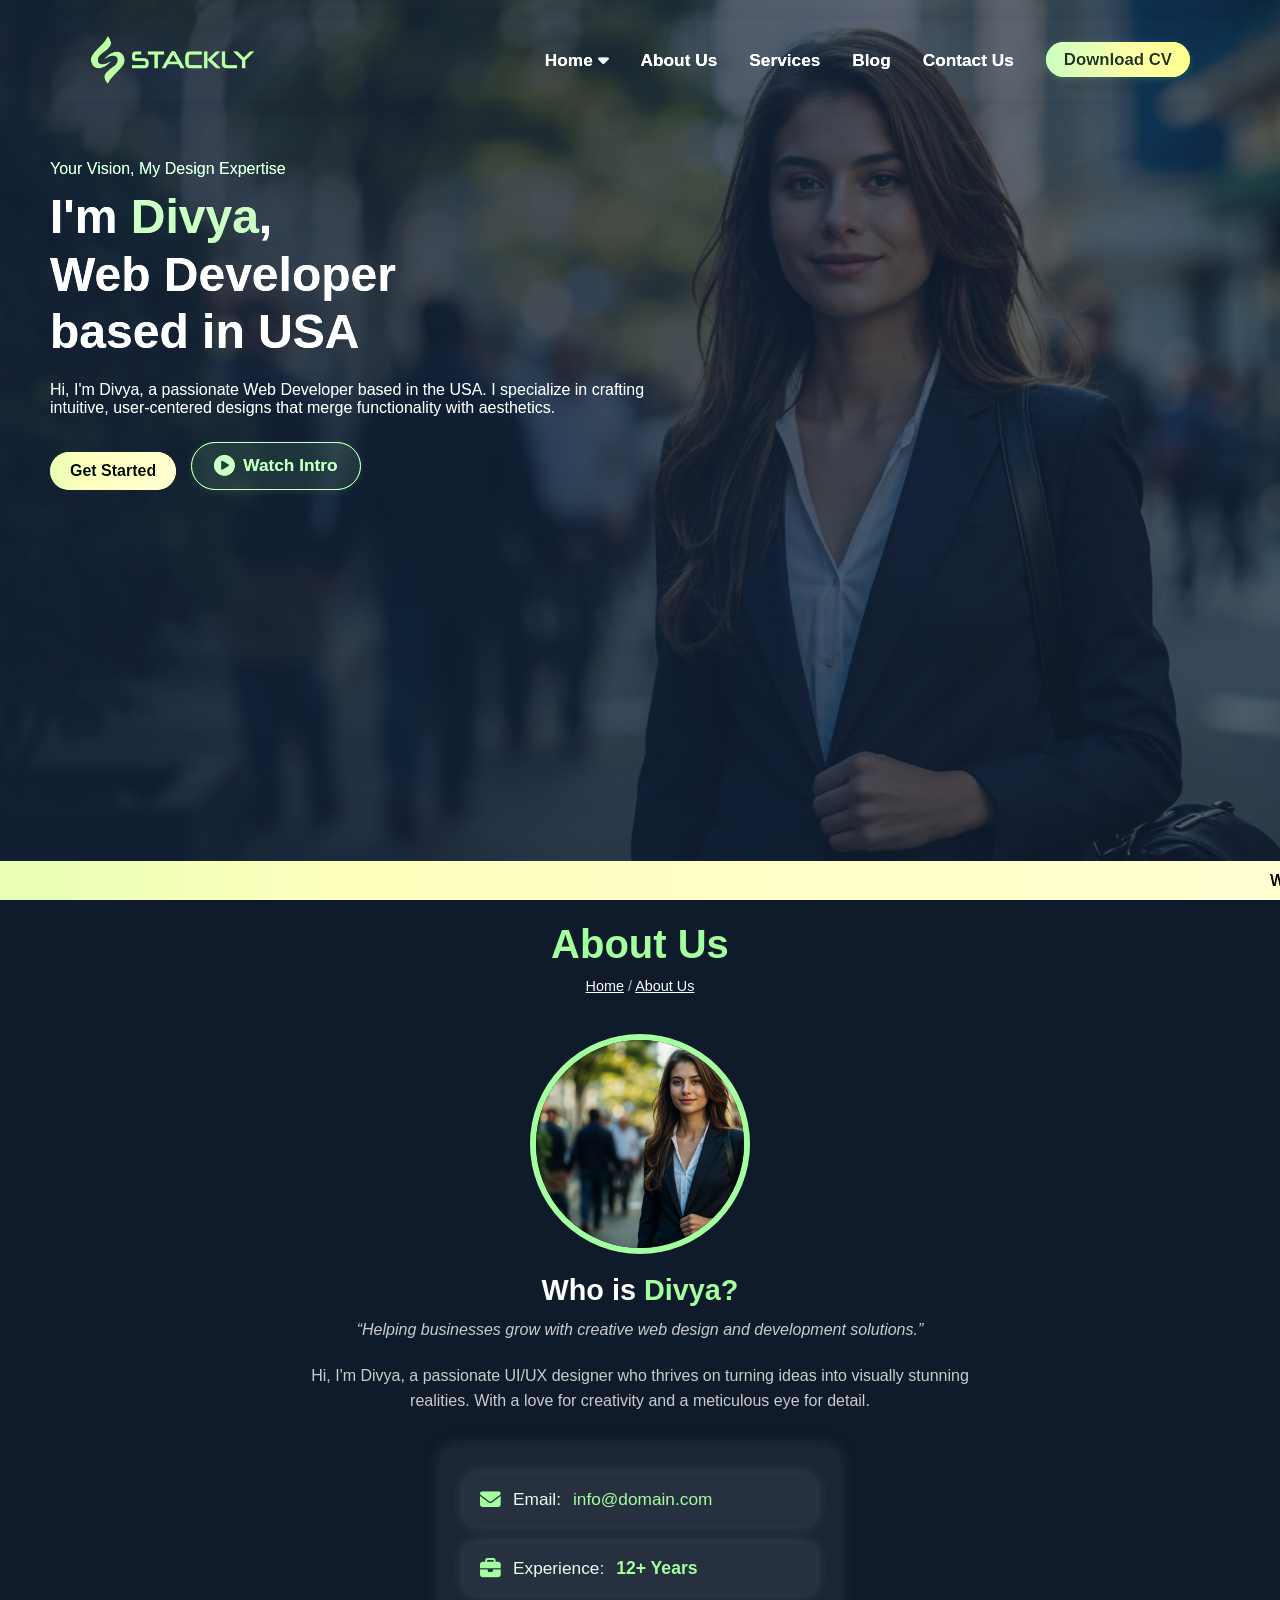
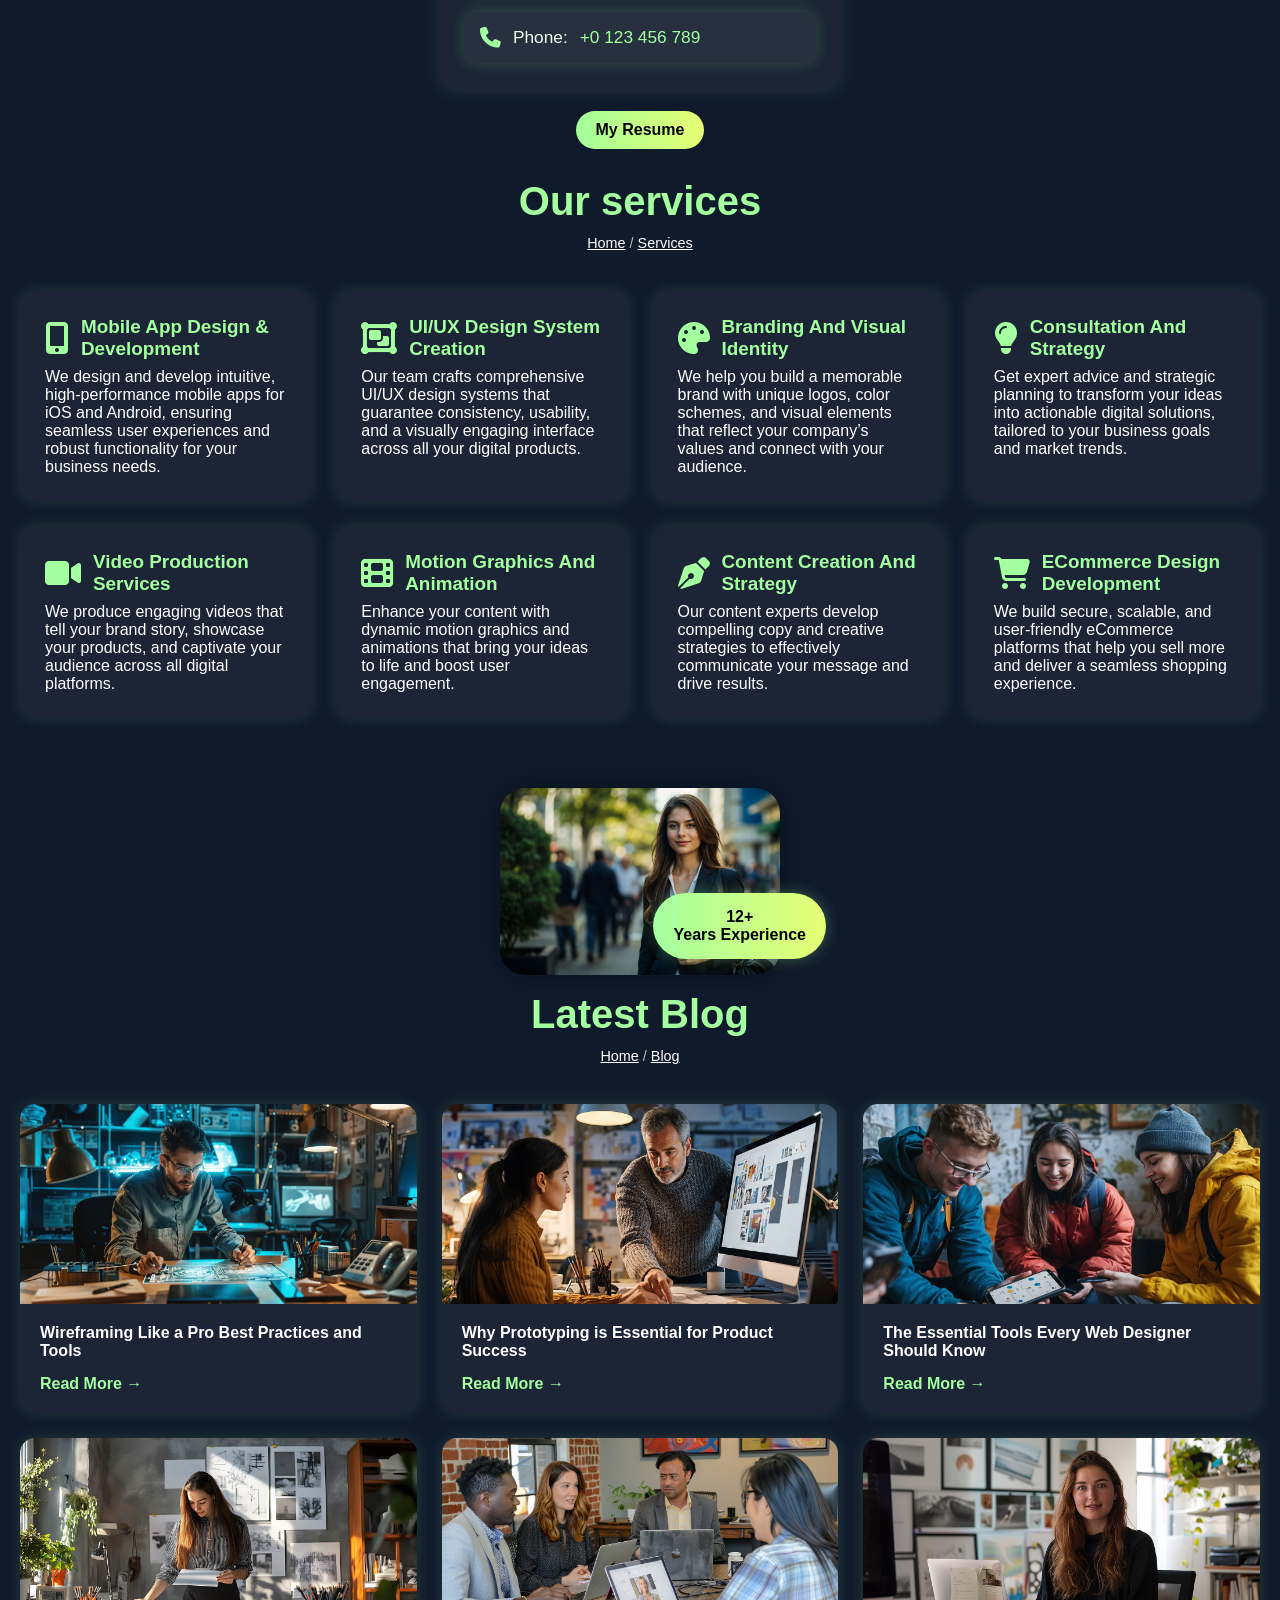
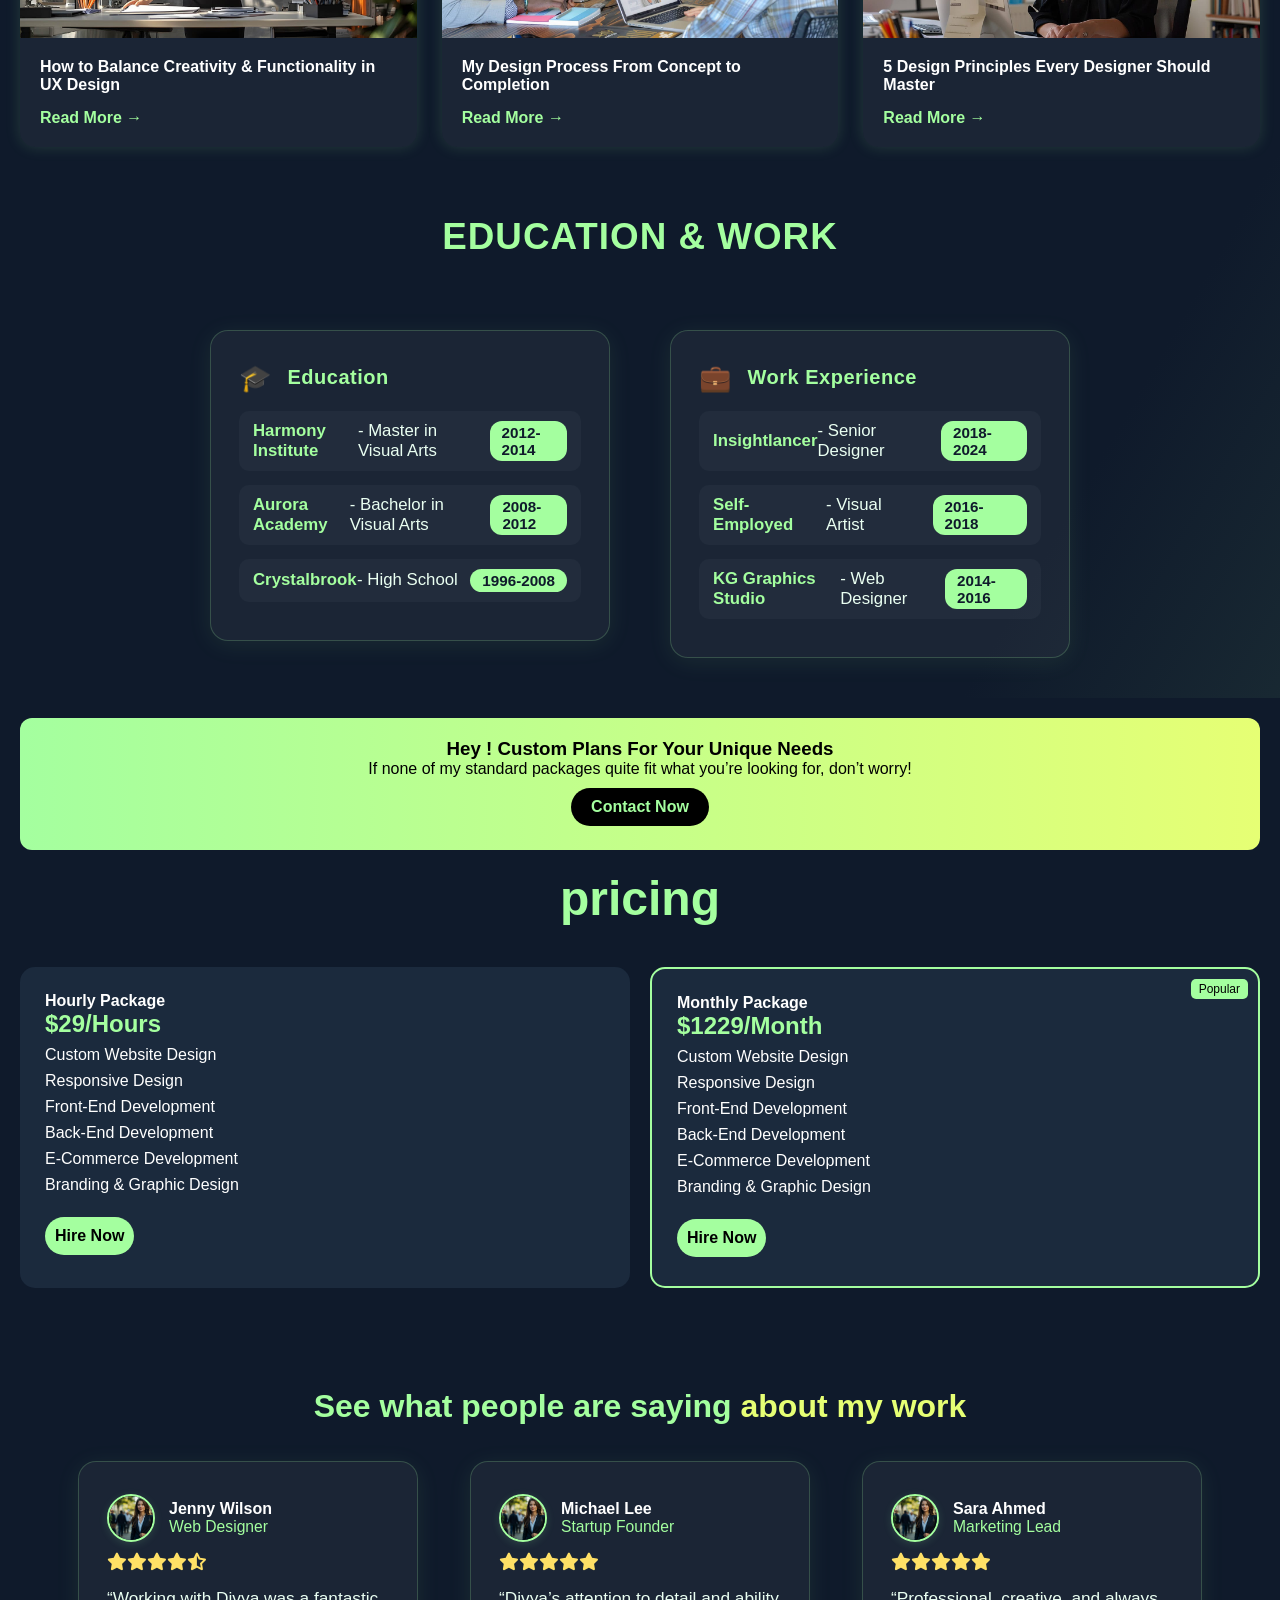
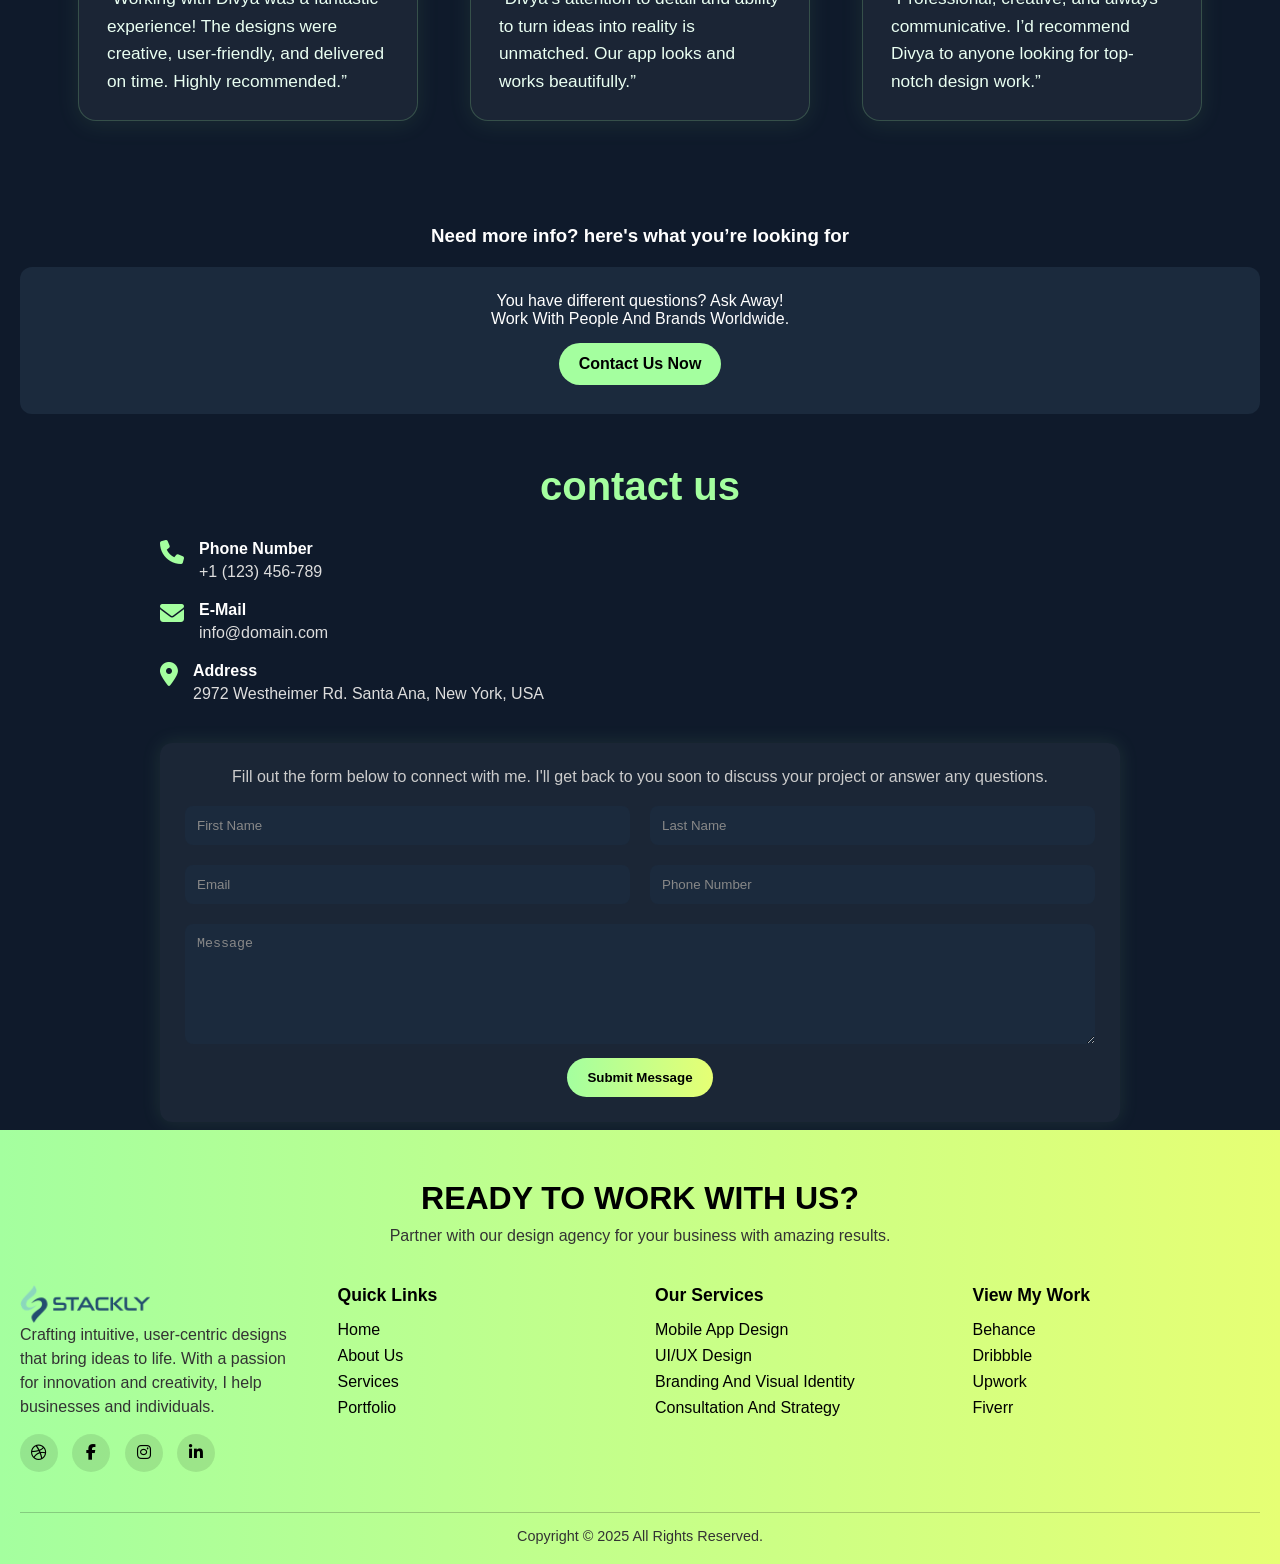
<file: index.html>
<!DOCTYPE html>
<html lang="en">
<head>
  <meta charset="UTF-8" />
  <meta name="viewport" content="width=device-width, initial-scale=1.0" />
  <title>stackly  Portfolio</title>
  <link rel="stylesheet" href="style.css" />
  <link rel="stylesheet" href="abot.css" />
  <link rel="stylesheet" href="https://cdnjs.cloudflare.com/ajax/libs/font-awesome/6.4.2/css/all.min.css">
  <link href="https://unpkg.com/aos@2.3.4/dist/aos.css" rel="stylesheet">
  
</head>
<body>
  <!-- navbar start-->
  <header class="hero">
    <div class="container">
    <nav class="navbar">
      <div class="logo"><a href="index.html" class="logo" style="display:flex;align-items:center;gap:10px;">
  <img src="image/Stackly Logo Png.png" alt="Stackly Logo" class="svg-logo" style="height:48px; width:auto; display:block;">
</a></div>
      <div class="nav-toggle" id="navToggle" aria-label="Toggle navigation" tabindex="0">
        <span></span>
        <span></span>
        <span></span>
      </div>
     <ul class="nav-links" id="navLinks">
  <li class="dropdown">
    <a href="index.html">Home <i class="fas fa-caret-down"></i></a>
    <ul class="dropdown-menu">
      
      <li><a href="">Home Page 2</a></li>
    </ul>
  </li>
  <li><a href="about.html">About Us</a></li>
  <li><a href="service.html">Services</a></li>
  <li><a href="blog.html">Blog</a></li>
  <li style="overflow: hidden;"><a href="contact.html">Contact Us</a></li>
   <li style="list-style: none;"><a href="404.html" class="btn">Download CV</a></li>
</ul>
     
    
    <!-- Hero Content start -->
      
      
      
      </nav>
    <div class="hero-content">
      <div class="text">
        <p class="subtitle">Your Vision, My Design Expertise</p>
        <h1>I'm <span class="highlight">divya</span>,<br>Web Developer<br>based in USA</h1>
        <p class="description">
          Hi, I'm Divya, a passionate Web Developer based in the USA. I specialize in crafting intuitive, user-centered designs that merge functionality with aesthetics.
        </p>
<div class="buttons">
  <a href="404.html" class="btn">Get Started</a>
  <a href="404.html" class="watch-btn" >
    <i class="fas fa-play-circle"></i> Watch Intro
  </a>
</div>

      </div>
    </div>
    </div>
    <div class="service-scroll" data-text="WEBSITE DESIGN ✦ MOBILE APP DESIGN ✦ WIREFRAME DESIGN ✦ DASHBOARD DESIGN ✦ PRODUCT UX  WEBSITE DESIGN ✦ MOBILE APP DESIGN ✦ WIREFRAME DESIGN ✦ DASHBOARD DESIGN ✦ PRODUCT UX">
</div>
  </header>
  <!-- Hero Content end -->

  <!-- About  Section start -->
  <section class="about-section scroll-animate.visible">
    <h1>About <span>Us</span></h1>
    <p class="breadcrumb">
  <a href="index.html" style="color:white; ">Home</a> / 
  <a href=""  style="color: white;">About Us</a>
</p>

    <img src="image/hero-bg.jpg" alt="Profile" class="profile-pic">

    <div class="about-content">
      <h2>Who is <span>Divya?</span></h2>
      <p><i>“Helping businesses grow with creative web design and development solutions.”</i></p>
      <p>
        Hi, I'm Divya, a passionate UI/UX designer who thrives on turning ideas into visually 
        stunning realities. With a love for creativity and a meticulous eye for detail.
      </p>

      <div class="about-info single-card">
  <div class="info-row">
    <i class="fas fa-envelope"></i>
    <span>Email:</span>
    <a href="mailto:info@domain.com">info@domain.com</a>
  </div>
  <div class="info-row">
    <i class="fas fa-briefcase"></i>
    <span>Experience:</span>
    <span class="experience"><span id="exp-counter">1</span>+ Years</span>
  </div>
  <div class="info-row">
    <i class="fas fa-phone"></i>
    <span>Phone:</span>
    <a href="tel:+0123456789">+0 123 456 789</a>
  </div>
</div>
   

      <a href="404.html" class="btn-resume">My Resume</a>
    </div>
  </section>

  <!-- about section end-->

  <!-- Services Section start --> 
  <section class="services-section scroll-animate.visible">
    <h1>Our <span>services</span></h1>
    <p class="breadcrumb">
  <a href="index.html" style="color:white; ">Home</a> / 
  <a href=""  style="color: white;">Services</a>
</p>

    
<div class="services-grid">
  <div class="service-card">
    <div class="service-title">
      <i class="fas fa-mobile-alt"></i>
      <h3>Mobile App Design & Development</h3>
    </div>
    <p>
      We design and develop intuitive, high-performance mobile apps for iOS and Android, ensuring seamless user experiences and robust functionality for your business needs.
    </p>
  </div>
  <div class="service-card">
    <div class="service-title">
      <i class="fas fa-object-group"></i>
      <h3>UI/UX Design System Creation</h3>
    </div>
    <p>
      Our team crafts comprehensive UI/UX design systems that guarantee consistency, usability, and a visually engaging interface across all your digital products.
    </p>
  </div>
  <div class="service-card">
    <div class="service-title">
      <i class="fas fa-palette"></i>
      <h3>Branding And Visual Identity</h3>
    </div>
    <p>
      We help you build a memorable brand with unique logos, color schemes, and visual elements that reflect your company’s values and connect with your audience.
    </p>
  </div>
  <div class="service-card">
    <div class="service-title">
      <i class="fas fa-lightbulb"></i>
      <h3>Consultation And Strategy</h3>
    </div>
    <p>
      Get expert advice and strategic planning to transform your ideas into actionable digital solutions, tailored to your business goals and market trends.
    </p>
  </div>
  <div class="service-card">
    <div class="service-title">
      <i class="fas fa-video"></i>
      <h3>Video Production Services</h3>
    </div>
    <p>
      We produce engaging videos that tell your brand story, showcase your products, and captivate your audience across all digital platforms.
    </p>
  </div>
  <div class="service-card">
    <div class="service-title">
      <i class="fas fa-film"></i>
      <h3>Motion Graphics And Animation</h3>
    </div>
    <p>
      Enhance your content with dynamic motion graphics and animations that bring your ideas to life and boost user engagement.
    </p>
  </div>
  <div class="service-card">
    <div class="service-title">
      <i class="fas fa-pen-nib"></i>
      <h3>Content Creation And Strategy</h3>
    </div>
    <p>
      Our content experts develop compelling copy and creative strategies to effectively communicate your message and drive results.
    </p>
  </div>
  <div class="service-card">
    <div class="service-title">
      <i class="fas fa-shopping-cart"></i>
      <h3>ECommerce Design Development</h3>
    </div>
    <p>
      We build secure, scalable, and user-friendly eCommerce platforms that help you sell more and deliver a seamless shopping experience.
    </p>
  </div>
</div>
<!-- ...existing code... -->

    <!-- Bottom Profile -->
    <div class="profile-section">
      <img src="image/hero-bg.jpg" alt="Profile" class="profile-img">
      <div>
          <p class="experience-badge"><span id="exp-counter">12</span>+ <br> Years Experience</p>
        </div>
    </div> 
  </section>
  
  <!-- Services Section end-->


   <!--blog section start-->  

  <section class="blog-section scroll-animate.visible">
    <h1>Latest <span>Blog</span></h1>
    <p class="breadcrumb">
  <a href="index.html" style="color:white; ">Home</a> / 
  <a href=""  style="color: white;">Blog</a>
</p>
    <!-- Blog Grid -->
    <div class="blog-grid">
      <div class="blog-card">
        <img src="image/blog 1.jpeg" alt="Blog 1">
        <div class="blog-content">
          <h3>Wireframing Like a Pro Best Practices and Tools</h3>
          <a href="blog-single.html">Read More →</a>
        </div>
      </div>
      <div class="blog-card">
        <img src="image/blog 2.jpeg" alt="Blog 2">
        <div class="blog-content">
          <h3>Why Prototyping is Essential for Product Success</h3>
          <a href="blog-single.html">Read More →</a>
        </div>
      </div>
      <div class="blog-card">
        <img src="image/blog 3.jpeg" alt="Blog 3">
        <div class="blog-content">
          <h3>The Essential Tools Every Web Designer Should Know</h3>
          <a href="blog-single.html">Read More →</a>
        </div>
      </div>
      <div class="blog-card">
        <img src="image/blog 4.jpeg" alt="Blog 4">
        <div class="blog-content">
          <h3>How to Balance Creativity & Functionality in UX Design</h3>
          <a href="blog-single.html">Read More →</a>
        </div>
      </div>
      <div class="blog-card">
        <img src="image/blog 5.jpeg" alt="Blog 5">
        <div class="blog-content">
          <h3>My Design Process From Concept to Completion</h3>
          <a href="blog-single.html">Read More →</a>
        </div>
      </div>
      <div class="blog-card">
        <img src="image/blog 6.jpeg" alt="Blog 6">
        <div class="blog-content">
          <h3>5 Design Principles Every Designer Should Master</h3>
          <a href="blog-single.html">Read More →</a>
        </div>
      </div>
    </div>

    <!-- Pagination -->
    
  </section>
  <!--blog section end-->


  <!-- Education & Work Section start-->
  <section class="education-work">
  <h1><span class="education">education & work</span></h1>
  <!-- Education -->
  <div class="card" data-icon="🎓">
    <h4 data-icon="🎓">Education</h4>
    <ul>
      <li><strong>Harmony Institute</strong> - Master in Visual Arts <span>2012-2014</span></li>
      <li><strong>Aurora Academy</strong> - Bachelor in Visual Arts <span>2008-2012</span></li>
      <li><strong>Crystalbrook</strong> - High School <span>1996-2008</span></li>
    </ul>
  </div>
  <!-- Work -->
  <div class="card" data-icon="💼">
    <h4 data-icon="💼">Work Experience</h4>
    <ul>
      <li><strong>Insightlancer</strong> - Senior Designer <span>2018-2024</span></li>
      <li><strong>Self-Employed</strong> - Visual Artist <span>2016-2018</span></li>
      <li><strong>KG Graphics Studio</strong> - Web Designer <span>2014-2016</span></li>
    </ul>
  </div>
</section>

    
    <!-- Education & Work Section end-->

   
  <!-- Custom Plans -->
  <section class="custom-plans">
    <div class="custom-box">
      <h3>Hey ! Custom Plans For Your Unique Needs</h3>
      <p>If none of my standard packages quite fit what you’re looking for, don’t worry!</p>
      <a href="404.html" class="btn">Contact Now</a>
    </div>
  </section>

  <!-- Pricing -->
   <h1 style="text-align: center;"><span> pricing</span></h1>
  <section class="pricing">
    <div class="price-card">
      <h4>Hourly Package</h4>
      <h2>$29<span>/Hours</span></h2>
      <ul>
        <li>Custom Website Design</li>
        <li>Responsive Design</li>
        <li>Front-End Development</li>
        <li>Back-End Development</li>
        <li>E-Commerce Development</li>
        <li>Branding & Graphic Design</li>
      </ul>
      <a href="contact.html" class="btn">Hire Now</a>
    </div>

    <div class="price-card popular">
      <div class="tag">Popular</div>
      <h4>Monthly Package</h4>
      <h2>$1229<span>/Month</span></h2>
      <ul>
        <li>Custom Website Design</li>
        <li>Responsive Design</li>
        <li>Front-End Development</li>
        <li>Back-End Development</li>
        <li>E-Commerce Development</li>
        <li>Branding & Graphic Design</li>
      </ul>
      <a href="contact.html" class="btn">Hire Now</a>
    </div>
  </section>

  <!-- Reviews -->
  <!-- Reviews -->
<section class="reviews">
  <h3>See what people are saying <span>about my work</span></h3>
  <div class="review-list">
    <div class="review-card">
      <div class="review-header">
        <img src="image/hero-bg.jpg" alt="Jenny Wilson" class="review-avatar">
        <div>
          <strong>Jenny Wilson</strong>
          <div class="review-role">Web Designer</div>
        </div>
      </div>
      <div class="review-stars">
        <i class="fas fa-star"></i><i class="fas fa-star"></i><i class="fas fa-star"></i><i class="fas fa-star"></i><i class="fas fa-star-half-alt"></i>
      </div>
      <p>
        “Working with Divya was a fantastic experience! The designs were creative, user-friendly, and delivered on time. Highly recommended.”
      </p>
    </div>
    <div class="review-card">
      <div class="review-header">
        <img src="image/hero-bg.jpg" alt="Michael Lee" class="review-avatar">
        <div>
          <strong>Michael Lee</strong>
          <div class="review-role">Startup Founder</div>
        </div>
      </div>
      <div class="review-stars">
        <i class="fas fa-star"></i><i class="fas fa-star"></i><i class="fas fa-star"></i><i class="fas fa-star"></i><i class="fas fa-star"></i>
      </div>
      <p>
        “Divya’s attention to detail and ability to turn ideas into reality is unmatched. Our app looks and works beautifully.”
      </p>
    </div>
    <div class="review-card">
      <div class="review-header">
        <img src="image/hero-bg.jpg" alt="Sara Ahmed" class="review-avatar">
        <div>
          <strong>Sara Ahmed</strong>
          <div class="review-role">Marketing Lead</div>
        </div>
      </div>
      <div class="review-stars">
        <i class="fas fa-star"></i><i class="fas fa-star"></i><i class="fas fa-star"></i><i class="fas fa-star"></i><i class="fas fa-star"></i>
      </div>
      <p>
        “Professional, creative, and always communicative. I’d recommend Divya to anyone looking for top-notch design work.”
      </p>
    </div>
  </div>
</section>

  

  <!-- FAQ -->
  <section class="faq">
    <h3>Need more info? here's what <span>you’re looking for</span></h3>
    <div class="faq-box">
      <p>You have different questions? Ask Away!<br>Work With People And Brands Worldwide.</p>
      <a href="404.html" class="btn">Contact Us Now</a>
    </div>
  </section>


  <!-- Contact Section start -->

  <section class="contact-section scroll-animate.visible">
    <!-- Heading -->
    <h1> <span> contact us</span></h1>
    <p class="breadcrumb">
  <a href="index.html" style="color:white; "></a> 
  <a href=""  style="color: white;"></a>
</p>

    

    <!-- Info -->
    <div class="contact-info">
      <div class="contact-item">
        <i class="fas fa-phone"></i>
        <p>
          <strong>Phone Number</strong>
          +1 (123) 456-789
        </p>
      </div>
      <div class="contact-item">
        <i class="fas fa-envelope"></i>
        <p>
          <strong>E-Mail</strong>
          info@domain.com
        </p>
      </div>
      <div class="contact-item">
        <i class="fas fa-map-marker-alt"></i>
        <p>
          <strong>Address</strong>
          2972 Westheimer Rd. Santa Ana, New York, USA
        </p>
      </div>
    </div>

    <!-- Contact Form -->
    <form class="contact-form">
      <p>Fill out the form below to connect with me. I'll get back to you soon to discuss your project or answer any questions.</p>
      
      <div class="form-row">
        <input type="text" placeholder="First Name" required>
        <input type="text" placeholder="Last Name" required>
      </div>
      <div class="form-row">
        <input type="email" placeholder="Email" required>
        <input type="text" placeholder="Phone Number" required>
      </div>
      <textarea placeholder="Message" required></textarea>

      <br>
      <div id="form-success" style="display:none; color:#a4ff9f; font-weight:bold; margin-bottom:12px; text-align:center;">
  Message sent successfully!
</div>
      <button type="submit" class="btn-submit">Submit Message</button>
    </form>
  </section>
  <!-- Contact Section end -->


  <!-- Footer Section start -->
  <footer class="footer">
    <div class="footer-top">
      <h2>READY TO WORK WITH <span>US?</span></h2>
      <p>Partner with our design agency for your business with amazing results.</p>
    </div>

    <div class="footer-content">
      <!-- Left Logo + Text -->
      <div class="footer-brand">
        <a href="index.html" class="" style="display:flex;align-items:center;gap:10px;">
  <img src="image/Stackly Logo Png.png" alt="Stackly Logo" style="height:38px; width:auto; display:block;">
</a>

        <P>
          Crafting intuitive, user-centric designs that bring ideas to life. 
          With a passion for innovation and creativity, I help businesses and individuals.
        </p>
        <div class="social-icons">
          <a href="404.html"><i class="fab fa-dribbble"></i></a>
          <a href="404.html"><i class="fab fa-facebook-f"></i></a>
          <a href="404.html"><i class="fab fa-instagram"></i></a>
          <a href="404.html"><i class="fab fa-linkedin-in"></i></a>
        </div>
      </div>

      <!-- Quick Links -->
      <div class="footer-links">
        <h4>Quick Links</h4>
        <ul>
          <li><a href="index.html">Home</a></li>
          <li><a href="about.html">About Us</a></li>
          <li><a href="services.html">Services</a></li>
          <li><a href="portfolio.html">Portfolio</a></li>
        </ul>
      </div>

      <!-- Services -->
      <div class="footer-links">
        <h4>Our Services</h4>
        <ul>
          <li><a href="#">Mobile App Design</a></li>
          <li><a href="#">UI/UX Design</a></li>
          <li><a href="#">Branding And Visual Identity</a></li>
          <li><a href="#">Consultation And Strategy</a></li>
        </ul>
      </div>

   
      <div class="footer-links">
        <h4>View My Work</h4>
        <ul>
          <li><a href="#">Behance</a></li>
          <li><a href="#">Dribbble</a></li>
          <li><a href="#">Upwork</a></li>
          <li><a href="#">Fiverr</a></li>
        </ul>
      </div>
    </div>

    <div class="footer-bottom">
      <p>Copyright © 2025 All Rights Reserved.</p>
    </div>
  </footer>
     <!-- footer section end -->

  <script src="js/navbar.js"></script>
  <script src="js/experienceCounter.js"></script>
  <script src="js/scrol.js"></script>
  <script src="js/main.js"> </script>

  <script src="https://unpkg.com/aos@2.3.4/dist/aos.js"></script>
<script>
  AOS.init({
    duration: 1000,
    once: true  
})


  // Dropdown toggle for mobile
  document.querySelectorAll('.nav-links .dropdown > a').forEach(link => {
    link.addEventListener('click', function(e) {
      if (window.innerWidth <= 900) {
        e.preventDefault();
        this.parentElement.classList.toggle('open');
      }
    });
  });

</script>
</body>
</html>
</file>
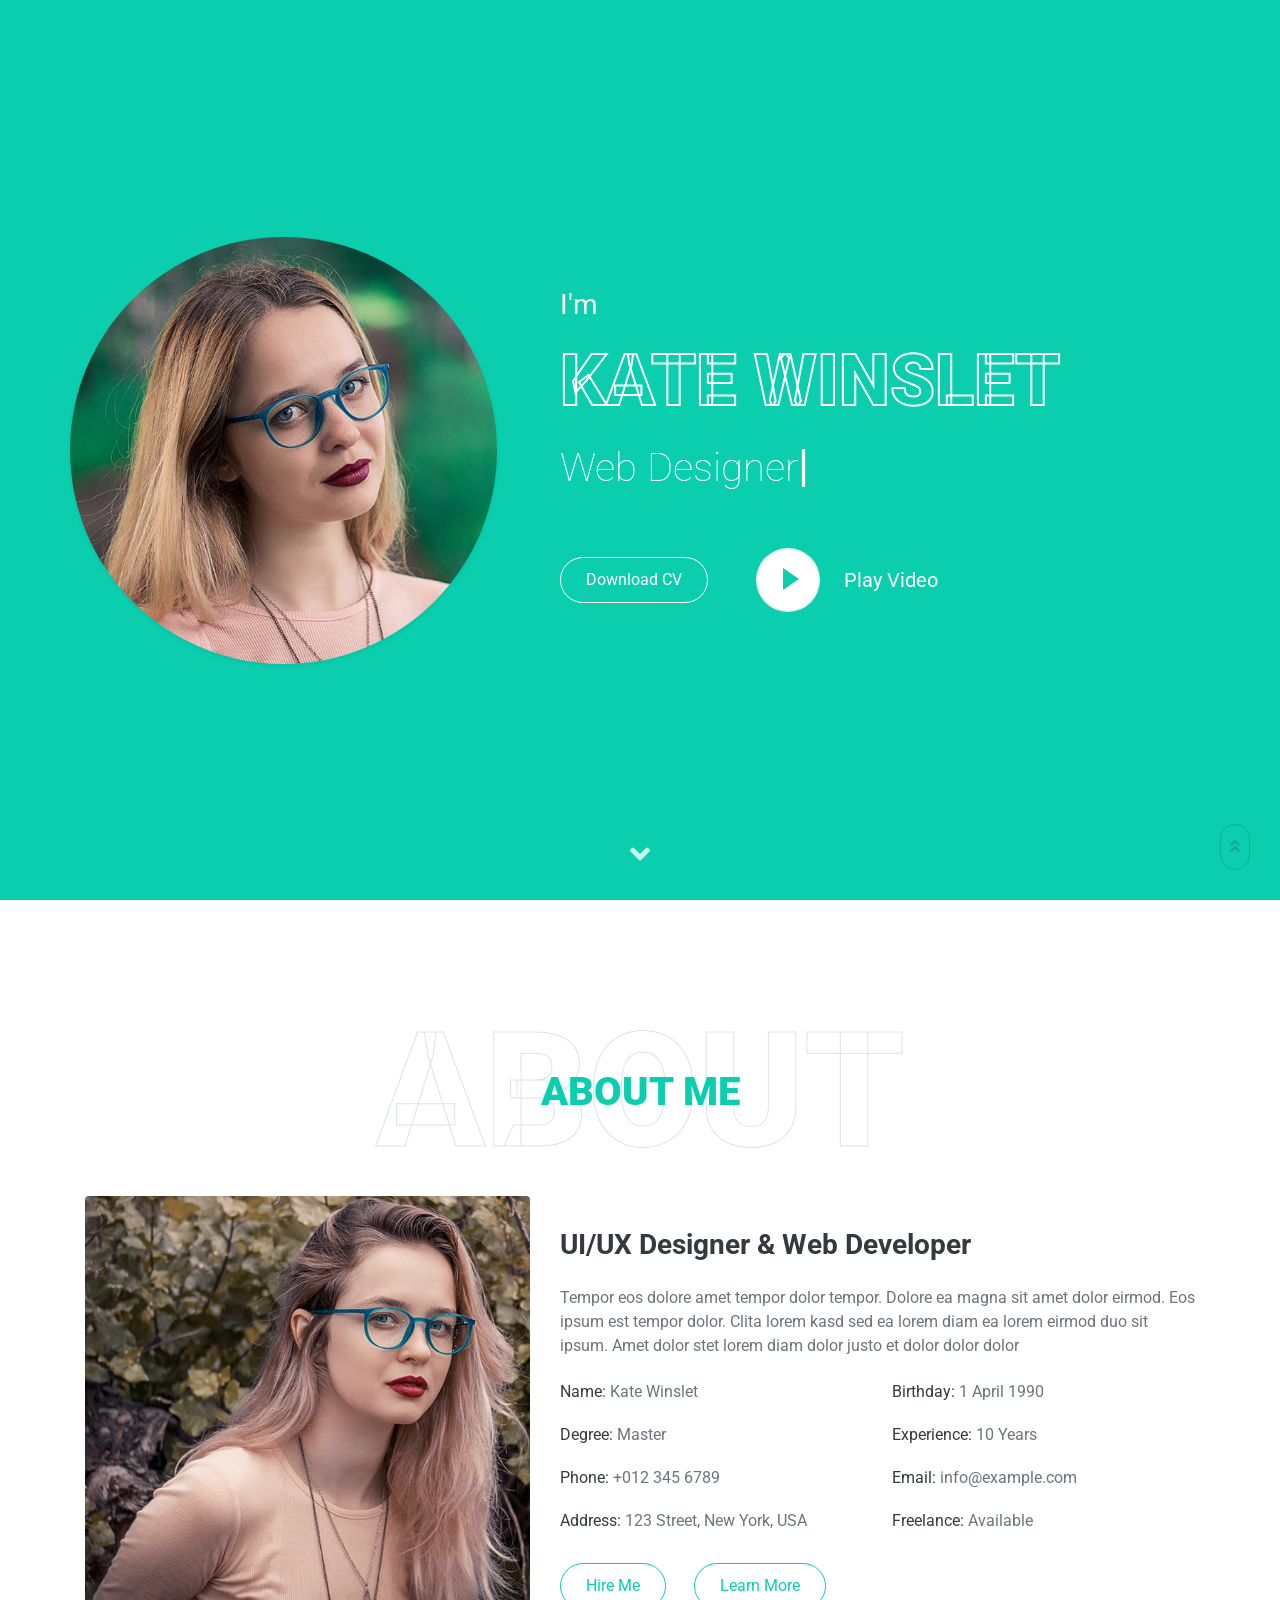
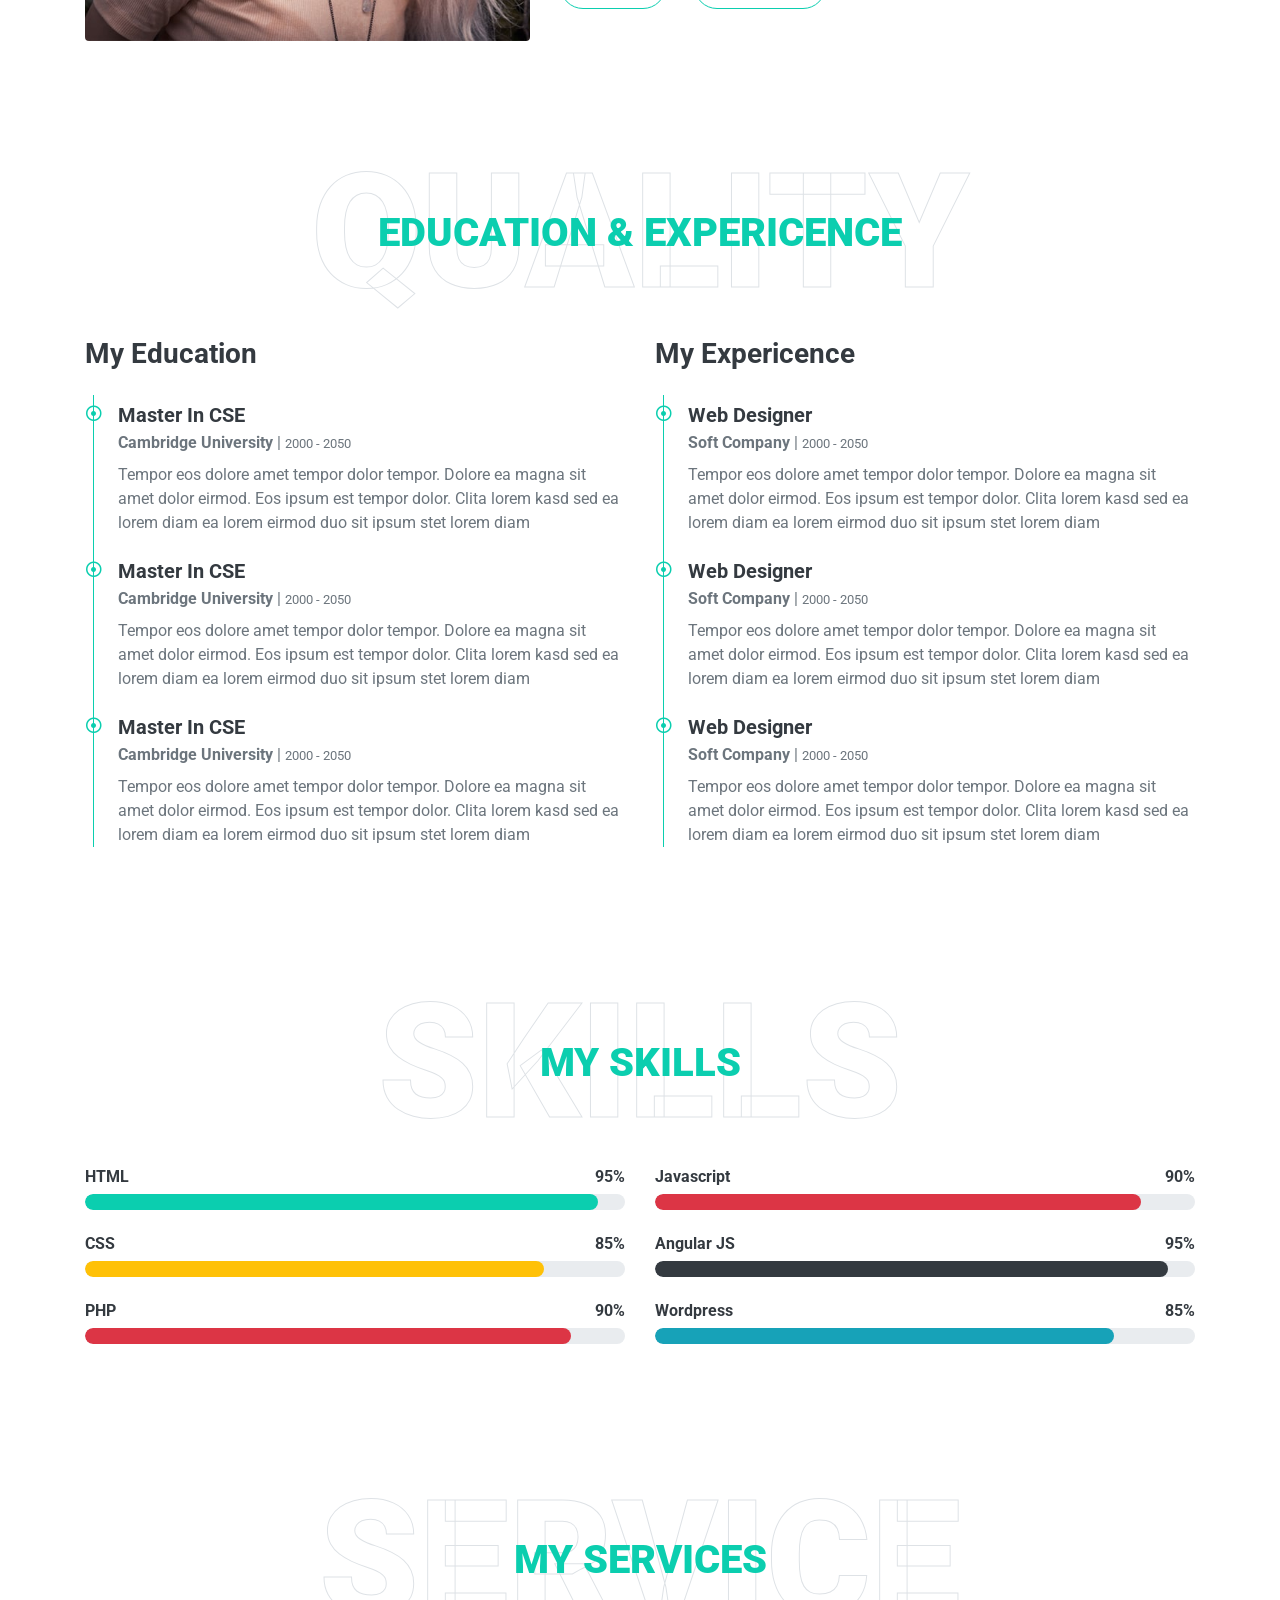
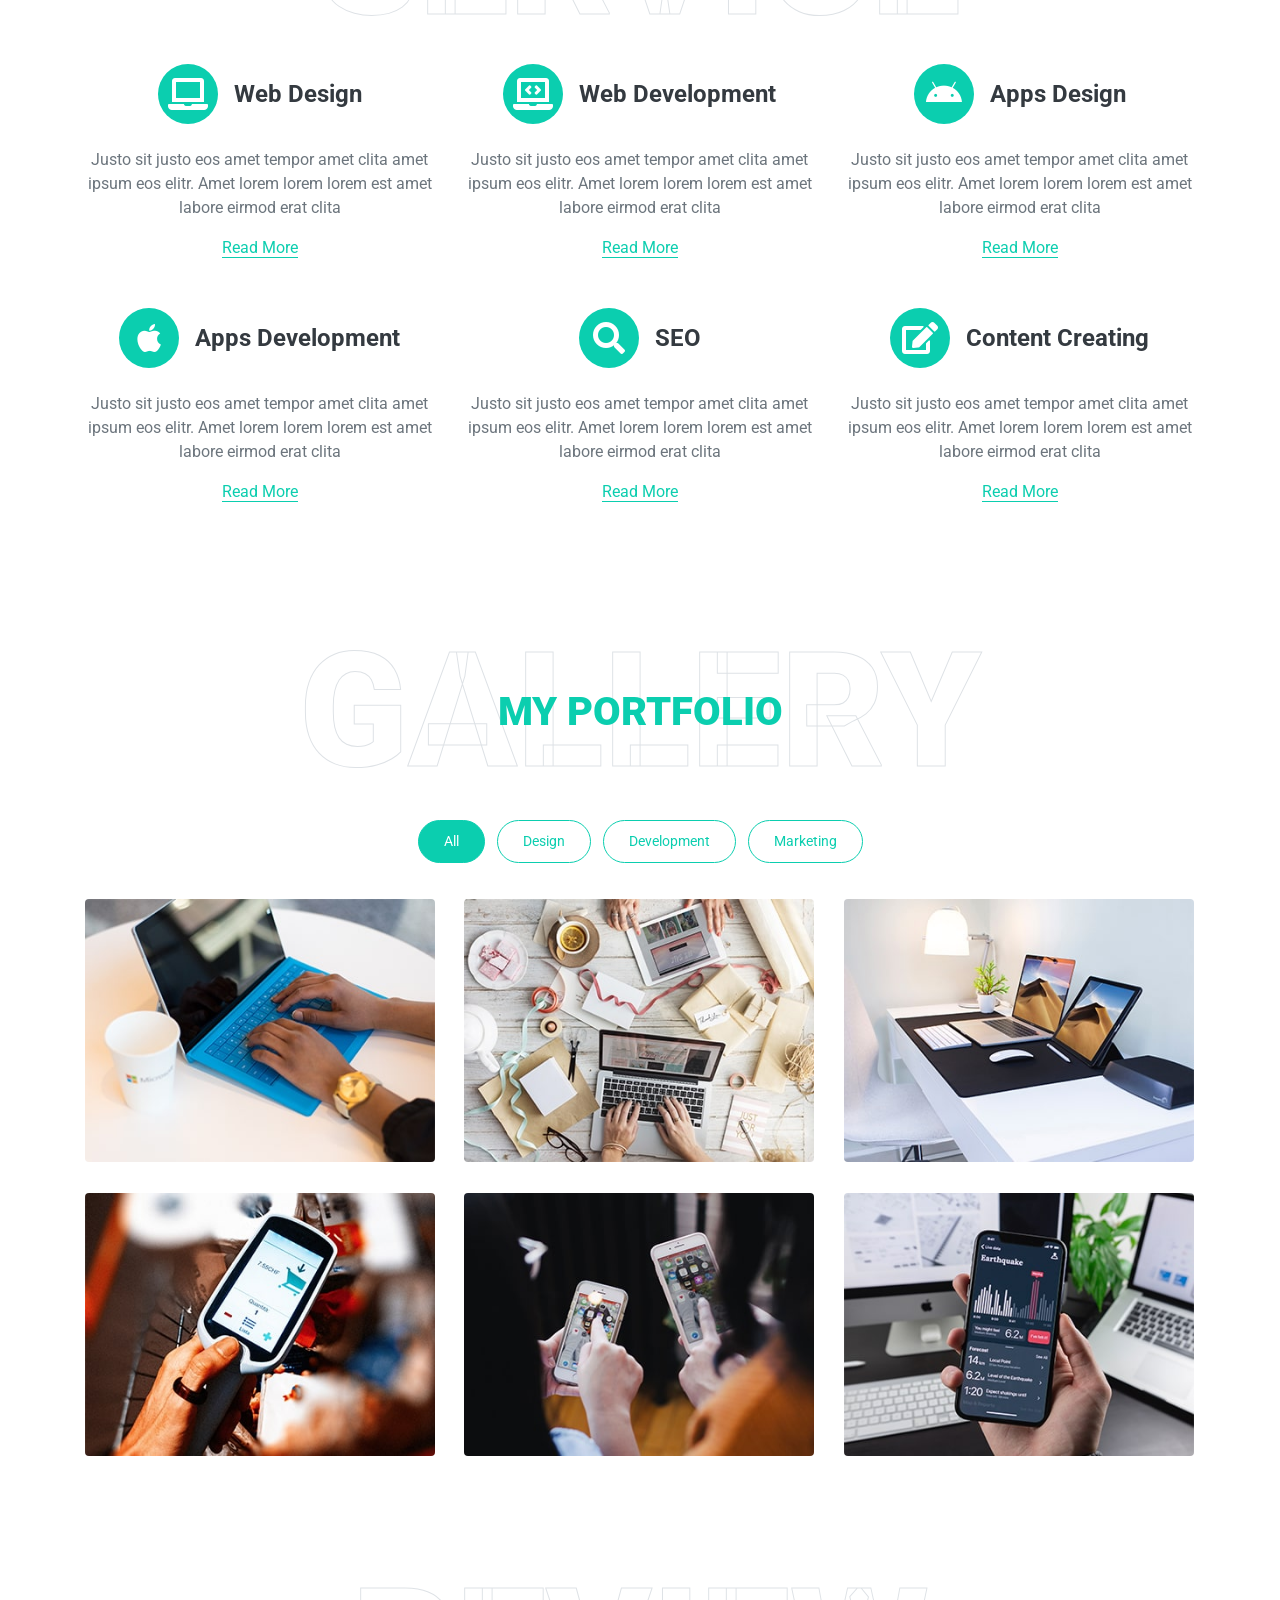
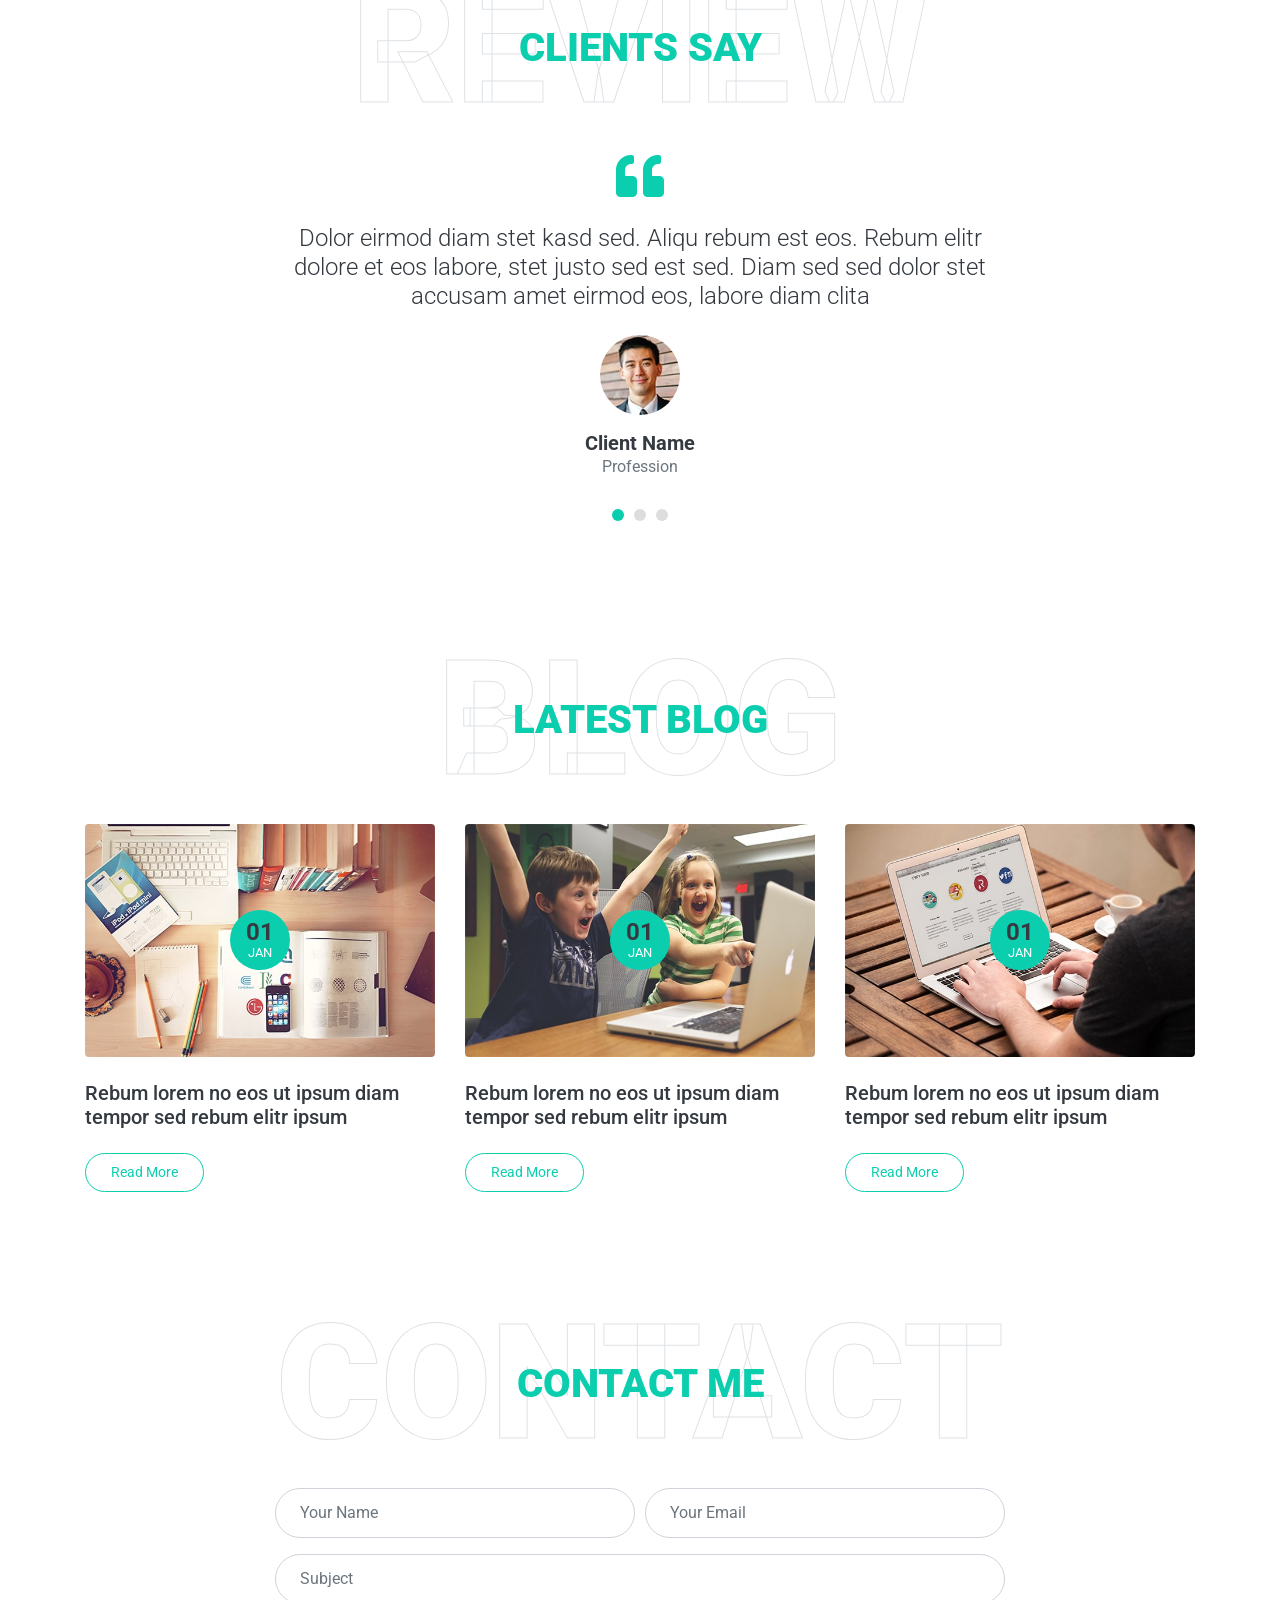
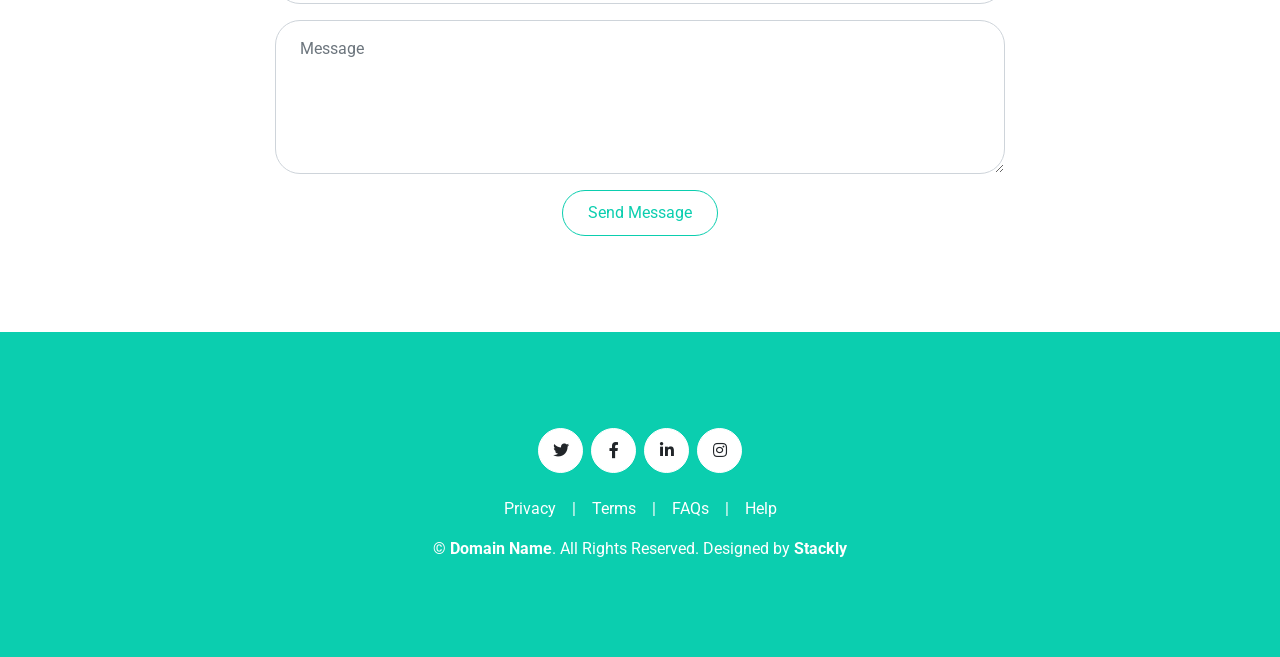
<file: 2home page/index.html>
<!DOCTYPE html>
<html lang="en">

<head>
    <meta charset="utf-8">
    <title>Stackly - Freelancer Portfolio Template</title>
    <meta content="width=device-width, initial-scale=1.0" name="viewport">
    <meta content="Free HTML Templates" name="keywords">
    <meta content="Free HTML Templates" name="description">

    <!-- Favicon -->
    <link href="img/favicon.ico" rel="icon">

    <!-- Google Web Fonts -->
    <link rel="preconnect" href="https://fonts.gstatic.com">
    <link href="https://fonts.googleapis.com/css2?family=Roboto:wght@300;400;500;700;900&display=swap" rel="stylesheet"> 

    <!-- Font Awesome -->
    <link href="https://cdnjs.cloudflare.com/ajax/libs/font-awesome/5.10.0/css/all.min.css" rel="stylesheet">

    <!-- Libraries Stylesheet -->
    <link href="lib/owlcarousel/assets/owl.carousel.min.css" rel="stylesheet">
    <link href="lib/lightbox/css/lightbox.min.css" rel="stylesheet">

    <!-- Customized Bootstrap Stylesheet -->
    <link href="css/style.css" rel="stylesheet">
        <style>
            .navbar {
                display: none;
            }
            .navbar.show-navbar {
                display: flex !important;
            }
        </style>
</head>

<body data-spy="scroll" data-target=".navbar" data-offset="51">
    <!-- Navbar Start -->
    <nav class="navbar fixed-top shadow-sm navbar-expand-lg bg-light navbar-light py-3 py-lg-0 px-lg-5">
        <a href="index.html" class="navbar-brand ml-lg-3">
            <h1 class="m-0 display-5"><span class="text-primary"></span>STACKLY</h1>
        </a>
        <button type="button" class="navbar-toggler" data-toggle="collapse" data-target="#navbarCollapse">
            <span class="navbar-toggler-icon"></span>
        </button>
        <div class="collapse navbar-collapse px-lg-3" id="navbarCollapse">
            <div class="navbar-nav m-auto py-0">
                <a href="#home" class="nav-item nav-link active">Home</a>
                <a href="#about" class="nav-item nav-link">About</a>
                <a href="#qualification" class="nav-item nav-link">Quality</a>
                <a href="#skill" class="nav-item nav-link">Skill</a>
                <a href="#service" class="nav-item nav-link">Service</a>
                <a href="#portfolio" class="nav-item nav-link">Portfolio</a>
                <a href="#testimonial" class="nav-item nav-link">Review</a>
                <a href="#blog" class="nav-item nav-link">Blog</a>
                <a href="#contact" class="nav-item nav-link">Contact</a>
            </div>
            <a href="" class="btn btn-outline-primary d-none d-lg-block">Hire Me</a>
        </div>
    </nav>
    <!-- Navbar End -->
        <script>
            // Show navbar only when scrolling
            window.addEventListener('scroll', function() {
                var navbar = document.querySelector('.navbar');
                if (window.scrollY > 0) {
                    navbar.classList.add('show-navbar');
                } else {
                    navbar.classList.remove('show-navbar');
                }
            });
        </script>


    <!-- Video Modal Start -->
    <div class="modal fade" id="videoModal" tabindex="-1" role="dialog" aria-labelledby="exampleModalLabel" aria-hidden="true">
        <div class="modal-dialog" role="document">
            <div class="modal-content">
                <div class="modal-body">
                    <button type="button" class="close" data-dismiss="modal" aria-label="Close">
                        <span aria-hidden="true">&times;</span>
                    </button>        
                    <!-- 16:9 aspect ratio -->
                    <div class="embed-responsive embed-responsive-16by9">
                        <iframe class="embed-responsive-item" src="" id="video"  allowscriptaccess="always" allow="autoplay"></iframe>
                    </div>
                </div>
            </div>
        </div>
    </div>
    <!-- Video Modal End -->


    <!-- Header Start -->
    <div class="container-fluid bg-primary d-flex align-items-center mb-5 py-5" id="home" style="min-height: 100vh;">
        <div class="container">
            <div class="row align-items-center">
                <div class="col-lg-5 px-5 pl-lg-0 pb-5 pb-lg-0">
                    <img class="img-fluid w-100 rounded-circle shadow-sm" src="img/profile.jpg" alt="">
                </div>
                <div class="col-lg-7 text-center text-lg-left">
                    <h3 class="text-white font-weight-normal mb-3">I'm</h3>
                    <h1 class="display-3 text-uppercase text-primary mb-2" style="-webkit-text-stroke: 2px #ffffff;">Kate Winslet</h1>
                    <h1 class="typed-text-output d-inline font-weight-lighter text-white"></h1>
                    <div class="typed-text d-none">Web Designer, Web Developer, Front End Developer, Apps Designer, Apps Developer</div>
                    <div class="d-flex align-items-center justify-content-center justify-content-lg-start pt-5">
                        <a href="" class="btn btn-outline-light mr-5">Download CV</a>
                        <button type="button" class="btn-play" data-toggle="modal"
                            data-src="https://www.youtube.com/embed/DWRcNpR6Kdc" data-target="#videoModal">
                            <span></span>
                        </button>
                        <h5 class="font-weight-normal text-white m-0 ml-4 d-none d-sm-block">Play Video</h5>
                    </div>
                </div>
            </div>
        </div>
    </div>
    <!-- Header End -->


    <!-- About Start -->
    <div class="container-fluid py-5" id="about">
        <div class="container">
            <div class="position-relative d-flex align-items-center justify-content-center">
                <h1 class="display-1 text-uppercase text-white" style="-webkit-text-stroke: 1px #dee2e6;">About</h1>
                <h1 class="position-absolute text-uppercase text-primary">About Me</h1>
            </div>
            <div class="row align-items-center">
                <div class="col-lg-5 pb-4 pb-lg-0">
                    <img class="img-fluid rounded w-100" src="img/about.jpg" alt="">
                </div>
                <div class="col-lg-7">
                    <h3 class="mb-4">UI/UX Designer & Web Developer</h3>
                    <p>Tempor eos dolore amet tempor dolor tempor. Dolore ea magna sit amet dolor eirmod. Eos ipsum est tempor dolor. Clita lorem kasd sed ea lorem diam ea lorem eirmod duo sit ipsum. Amet dolor stet lorem diam dolor justo et dolor dolor dolor</p>
                    <div class="row mb-3">
                        <div class="col-sm-6 py-2"><h6>Name: <span class="text-secondary">Kate Winslet</span></h6></div>
                        <div class="col-sm-6 py-2"><h6>Birthday: <span class="text-secondary">1 April 1990</span></h6></div>
                        <div class="col-sm-6 py-2"><h6>Degree: <span class="text-secondary">Master</span></h6></div>
                        <div class="col-sm-6 py-2"><h6>Experience: <span class="text-secondary">10 Years</span></h6></div>
                        <div class="col-sm-6 py-2"><h6>Phone: <span class="text-secondary">+012 345 6789</span></h6></div>
                        <div class="col-sm-6 py-2"><h6>Email: <span class="text-secondary">info@example.com</span></h6></div>
                        <div class="col-sm-6 py-2"><h6>Address: <span class="text-secondary">123 Street, New York, USA</span></h6></div>
                        <div class="col-sm-6 py-2"><h6>Freelance: <span class="text-secondary">Available</span></h6></div>
                    </div>
                    <a href="" class="btn btn-outline-primary mr-4">Hire Me</a>
                    <a href="" class="btn btn-outline-primary">Learn More</a>
                </div>
            </div>
        </div>
    </div>
    <!-- About End -->


    <!-- Qualification Start -->
    <div class="container-fluid py-5" id="qualification">
        <div class="container">
            <div class="position-relative d-flex align-items-center justify-content-center">
                <h1 class="display-1 text-uppercase text-white" style="-webkit-text-stroke: 1px #dee2e6;">Quality</h1>
                <h1 class="position-absolute text-uppercase text-primary">Education & Expericence</h1>
            </div>
            <div class="row align-items-center">
                <div class="col-lg-6">
                    <h3 class="mb-4">My Education</h3>
                    <div class="border-left border-primary pt-2 pl-4 ml-2">
                        <div class="position-relative mb-4">
                            <i class="far fa-dot-circle text-primary position-absolute" style="top: 2px; left: -32px;"></i>
                            <h5 class="font-weight-bold mb-1">Master In CSE</h5>
                            <p class="mb-2"><strong>Cambridge University</strong> | <small>2000 - 2050</small></p>
                            <p>Tempor eos dolore amet tempor dolor tempor. Dolore ea magna sit amet dolor eirmod. Eos ipsum est tempor dolor. Clita lorem kasd sed ea lorem diam ea lorem eirmod duo sit ipsum stet lorem diam</p>
                        </div>
                        <div class="position-relative mb-4">
                            <i class="far fa-dot-circle text-primary position-absolute" style="top: 2px; left: -32px;"></i>
                            <h5 class="font-weight-bold mb-1">Master In CSE</h5>
                            <p class="mb-2"><strong>Cambridge University</strong> | <small>2000 - 2050</small></p>
                            <p>Tempor eos dolore amet tempor dolor tempor. Dolore ea magna sit amet dolor eirmod. Eos ipsum est tempor dolor. Clita lorem kasd sed ea lorem diam ea lorem eirmod duo sit ipsum stet lorem diam</p>
                        </div>
                        <div class="position-relative mb-4">
                            <i class="far fa-dot-circle text-primary position-absolute" style="top: 2px; left: -32px;"></i>
                            <h5 class="font-weight-bold mb-1">Master In CSE</h5>
                            <p class="mb-2"><strong>Cambridge University</strong> | <small>2000 - 2050</small></p>
                            <p>Tempor eos dolore amet tempor dolor tempor. Dolore ea magna sit amet dolor eirmod. Eos ipsum est tempor dolor. Clita lorem kasd sed ea lorem diam ea lorem eirmod duo sit ipsum stet lorem diam</p>
                        </div>
                    </div>
                </div>
                <div class="col-lg-6">
                    <h3 class="mb-4">My Expericence</h3>
                    <div class="border-left border-primary pt-2 pl-4 ml-2">
                        <div class="position-relative mb-4">
                            <i class="far fa-dot-circle text-primary position-absolute" style="top: 2px; left: -32px;"></i>
                            <h5 class="font-weight-bold mb-1">Web Designer</h5>
                            <p class="mb-2"><strong>Soft Company</strong> | <small>2000 - 2050</small></p>
                            <p>Tempor eos dolore amet tempor dolor tempor. Dolore ea magna sit amet dolor eirmod. Eos ipsum est tempor dolor. Clita lorem kasd sed ea lorem diam ea lorem eirmod duo sit ipsum stet lorem diam</p>
                        </div>
                        <div class="position-relative mb-4">
                            <i class="far fa-dot-circle text-primary position-absolute" style="top: 2px; left: -32px;"></i>
                            <h5 class="font-weight-bold mb-1">Web Designer</h5>
                            <p class="mb-2"><strong>Soft Company</strong> | <small>2000 - 2050</small></p>
                            <p>Tempor eos dolore amet tempor dolor tempor. Dolore ea magna sit amet dolor eirmod. Eos ipsum est tempor dolor. Clita lorem kasd sed ea lorem diam ea lorem eirmod duo sit ipsum stet lorem diam</p>
                        </div>
                        <div class="position-relative mb-4">
                            <i class="far fa-dot-circle text-primary position-absolute" style="top: 2px; left: -32px;"></i>
                            <h5 class="font-weight-bold mb-1">Web Designer</h5>
                            <p class="mb-2"><strong>Soft Company</strong> | <small>2000 - 2050</small></p>
                            <p>Tempor eos dolore amet tempor dolor tempor. Dolore ea magna sit amet dolor eirmod. Eos ipsum est tempor dolor. Clita lorem kasd sed ea lorem diam ea lorem eirmod duo sit ipsum stet lorem diam</p>
                        </div>
                    </div>
                </div>
            </div>
        </div>
    </div>
    <!-- Qualification End -->


    <!-- Skill Start -->
    <div class="container-fluid py-5" id="skill">
        <div class="container">
            <div class="position-relative d-flex align-items-center justify-content-center">
                <h1 class="display-1 text-uppercase text-white" style="-webkit-text-stroke: 1px #dee2e6;">Skills</h1>
                <h1 class="position-absolute text-uppercase text-primary">My Skills</h1>
            </div>
            <div class="row align-items-center">
                <div class="col-md-6">
                    <div class="skill mb-4">
                        <div class="d-flex justify-content-between">
                            <h6 class="font-weight-bold">HTML</h6>
                            <h6 class="font-weight-bold">95%</h6>
                        </div>
                        <div class="progress">
                            <div class="progress-bar bg-primary" role="progressbar" aria-valuenow="95" aria-valuemin="0" aria-valuemax="100"></div>
                        </div>
                    </div>
                    <div class="skill mb-4">
                        <div class="d-flex justify-content-between">
                            <h6 class="font-weight-bold">CSS</h6>
                            <h6 class="font-weight-bold">85%</h6>
                        </div>
                        <div class="progress">
                            <div class="progress-bar bg-warning" role="progressbar" aria-valuenow="85" aria-valuemin="0" aria-valuemax="100"></div>
                        </div>
                    </div>
                    <div class="skill mb-4">
                        <div class="d-flex justify-content-between">
                            <h6 class="font-weight-bold">PHP</h6>
                            <h6 class="font-weight-bold">90%</h6>
                        </div>
                        <div class="progress">
                            <div class="progress-bar bg-danger" role="progressbar" aria-valuenow="90" aria-valuemin="0" aria-valuemax="100"></div>
                        </div>
                    </div>
                </div>
                <div class="col-md-6">
                    <div class="skill mb-4">
                        <div class="d-flex justify-content-between">
                            <h6 class="font-weight-bold">Javascript</h6>
                            <h6 class="font-weight-bold">90%</h6>
                        </div>
                        <div class="progress">
                            <div class="progress-bar bg-danger" role="progressbar" aria-valuenow="90" aria-valuemin="0" aria-valuemax="100"></div>
                        </div>
                    </div>
                    <div class="skill mb-4">
                        <div class="d-flex justify-content-between">
                            <h6 class="font-weight-bold">Angular JS</h6>
                            <h6 class="font-weight-bold">95%</h6>
                        </div>
                        <div class="progress">
                            <div class="progress-bar bg-dark" role="progressbar" aria-valuenow="95" aria-valuemin="0" aria-valuemax="100"></div>
                        </div>
                    </div>
                    <div class="skill mb-4">
                        <div class="d-flex justify-content-between">
                            <h6 class="font-weight-bold">Wordpress</h6>
                            <h6 class="font-weight-bold">85%</h6>
                        </div>
                        <div class="progress">
                            <div class="progress-bar bg-info" role="progressbar" aria-valuenow="85" aria-valuemin="0" aria-valuemax="100"></div>
                        </div>
                    </div>
                </div>
            </div>
        </div>
    </div>
    <!-- Skill End -->


    <!-- Services Start -->
    <div class="container-fluid pt-5" id="service">
        <div class="container">
            <div class="position-relative d-flex align-items-center justify-content-center">
                <h1 class="display-1 text-uppercase text-white" style="-webkit-text-stroke: 1px #dee2e6;">Service</h1>
                <h1 class="position-absolute text-uppercase text-primary">My Services</h1>
            </div>
            <div class="row pb-3">
                <div class="col-lg-4 col-md-6 text-center mb-5">
                    <div class="d-flex align-items-center justify-content-center mb-4">
                        <i class="fa fa-2x fa-laptop service-icon bg-primary text-white mr-3"></i>
                        <h4 class="font-weight-bold m-0">Web Design</h4>
                    </div>
                    <p>Justo sit justo eos amet tempor amet clita amet ipsum eos elitr. Amet lorem lorem lorem est amet labore eirmod erat clita</p>
                    <a class="border-bottom border-primary text-decoration-none" href="">Read More</a>
                </div>
                <div class="col-lg-4 col-md-6 text-center mb-5">
                    <div class="d-flex align-items-center justify-content-center mb-4">
                        <i class="fa fa-2x fa-laptop-code service-icon bg-primary text-white mr-3"></i>
                        <h4 class="font-weight-bold m-0">Web Development</h4>
                    </div>
                    <p>Justo sit justo eos amet tempor amet clita amet ipsum eos elitr. Amet lorem lorem lorem est amet labore eirmod erat clita</p>
                    <a class="border-bottom border-primary text-decoration-none" href="">Read More</a>
                </div>
                <div class="col-lg-4 col-md-6 text-center mb-5">
                    <div class="d-flex align-items-center justify-content-center mb-4">
                        <i class="fab fa-2x fa-android service-icon bg-primary text-white mr-3"></i>
                        <h4 class="font-weight-bold m-0">Apps Design</h4>
                    </div>
                    <p>Justo sit justo eos amet tempor amet clita amet ipsum eos elitr. Amet lorem lorem lorem est amet labore eirmod erat clita</p>
                    <a class="border-bottom border-primary text-decoration-none" href="">Read More</a>
                </div>
                <div class="col-lg-4 col-md-6 text-center mb-5">
                    <div class="d-flex align-items-center justify-content-center mb-4">
                        <i class="fab fa-2x fa-apple service-icon bg-primary text-white mr-3"></i>
                        <h4 class="font-weight-bold m-0">Apps Development</h4>
                    </div>
                    <p>Justo sit justo eos amet tempor amet clita amet ipsum eos elitr. Amet lorem lorem lorem est amet labore eirmod erat clita</p>
                    <a class="border-bottom border-primary text-decoration-none" href="">Read More</a>
                </div>
                <div class="col-lg-4 col-md-6 text-center mb-5">
                    <div class="d-flex align-items-center justify-content-center mb-4">
                        <i class="fa fa-2x fa-search service-icon bg-primary text-white mr-3"></i>
                        <h4 class="font-weight-bold m-0">SEO</h4>
                    </div>
                    <p>Justo sit justo eos amet tempor amet clita amet ipsum eos elitr. Amet lorem lorem lorem est amet labore eirmod erat clita</p>
                    <a class="border-bottom border-primary text-decoration-none" href="">Read More</a>
                </div>
                <div class="col-lg-4 col-md-6 text-center mb-5">
                    <div class="d-flex align-items-center justify-content-center mb-4">
                        <i class="fa fa-2x fa-edit service-icon bg-primary text-white mr-3"></i>
                        <h4 class="font-weight-bold m-0">Content Creating</h4>
                    </div>
                    <p>Justo sit justo eos amet tempor amet clita amet ipsum eos elitr. Amet lorem lorem lorem est amet labore eirmod erat clita</p>
                    <a class="border-bottom border-primary text-decoration-none" href="">Read More</a>
                </div>
            </div>
        </div>
    </div>
    <!-- Services End -->


    <!-- Portfolio Start -->
    <div class="container-fluid pt-5 pb-3" id="portfolio">
        <div class="container">
            <div class="position-relative d-flex align-items-center justify-content-center">
                <h1 class="display-1 text-uppercase text-white" style="-webkit-text-stroke: 1px #dee2e6;">Gallery</h1>
                <h1 class="position-absolute text-uppercase text-primary">My Portfolio</h1>
            </div>
            <div class="row">
                <div class="col-12 text-center mb-2">
                    <ul class="list-inline mb-4" id="portfolio-flters">
                        <li class="btn btn-sm btn-outline-primary m-1 active"  data-filter="*">All</li>
                        <li class="btn btn-sm btn-outline-primary m-1" data-filter=".first">Design</li>
                        <li class="btn btn-sm btn-outline-primary m-1" data-filter=".second">Development</li>
                        <li class="btn btn-sm btn-outline-primary m-1" data-filter=".third">Marketing</li>
                    </ul>
                </div>
            </div>
            <div class="row portfolio-container">
                <div class="col-lg-4 col-md-6 mb-4 portfolio-item first">
                    <div class="position-relative overflow-hidden mb-2">
                        <img class="img-fluid rounded w-100" src="img/portfolio-1.jpg" alt="">
                        <div class="portfolio-btn bg-primary d-flex align-items-center justify-content-center">
                            <a href="img/portfolio-1.jpg" data-lightbox="portfolio">
                                <i class="fa fa-plus text-white" style="font-size: 60px;"></i>
                            </a>
                        </div>
                    </div>
                </div>
                <div class="col-lg-4 col-md-6 mb-4 portfolio-item second">
                    <div class="position-relative overflow-hidden mb-2">
                        <img class="img-fluid rounded w-100" src="img/portfolio-2.jpg" alt="">
                        <div class="portfolio-btn bg-primary d-flex align-items-center justify-content-center">
                            <a href="img/portfolio-2.jpg" data-lightbox="portfolio">
                                <i class="fa fa-plus text-white" style="font-size: 60px;"></i>
                            </a>
                        </div>
                    </div>
                </div>
                <div class="col-lg-4 col-md-6 mb-4 portfolio-item third">
                    <div class="position-relative overflow-hidden mb-2">
                        <img class="img-fluid rounded w-100" src="img/portfolio-3.jpg" alt="">
                        <div class="portfolio-btn bg-primary d-flex align-items-center justify-content-center">
                            <a href="img/portfolio-3.jpg" data-lightbox="portfolio">
                                <i class="fa fa-plus text-white" style="font-size: 60px;"></i>
                            </a>
                        </div>
                    </div>
                </div>
                <div class="col-lg-4 col-md-6 mb-4 portfolio-item first">
                    <div class="position-relative overflow-hidden mb-2">
                        <img class="img-fluid rounded w-100" src="img/portfolio-4.jpg" alt="">
                        <div class="portfolio-btn bg-primary d-flex align-items-center justify-content-center">
                            <a href="img/portfolio-4.jpg" data-lightbox="portfolio">
                                <i class="fa fa-plus text-white" style="font-size: 60px;"></i>
                            </a>
                        </div>
                    </div>
                </div>
                <div class="col-lg-4 col-md-6 mb-4 portfolio-item second">
                    <div class="position-relative overflow-hidden mb-2">
                        <img class="img-fluid rounded w-100" src="img/portfolio-5.jpg" alt="">
                        <div class="portfolio-btn bg-primary d-flex align-items-center justify-content-center">
                            <a href="img/portfolio-5.jpg" data-lightbox="portfolio">
                                <i class="fa fa-plus text-white" style="font-size: 60px;"></i>
                            </a>
                        </div>
                    </div>
                </div>
                <div class="col-lg-4 col-md-6 mb-4 portfolio-item third">
                    <div class="position-relative overflow-hidden mb-2">
                        <img class="img-fluid rounded w-100" src="img/portfolio-6.jpg" alt="">
                        <div class="portfolio-btn bg-primary d-flex align-items-center justify-content-center">
                            <a href="img/portfolio-6.jpg" data-lightbox="portfolio">
                                <i class="fa fa-plus text-white" style="font-size: 60px;"></i>
                            </a>
                        </div>
                    </div>
                </div>
            </div>
        </div>
    </div>
    <!-- Portfolio End -->


    <!-- Testimonial Start -->
    <div class="container-fluid py-5" id="testimonial">
        <div class="container">
            <div class="position-relative d-flex align-items-center justify-content-center">
                <h1 class="display-1 text-uppercase text-white" style="-webkit-text-stroke: 1px #dee2e6;">Review</h1>
                <h1 class="position-absolute text-uppercase text-primary">Clients Say</h1>
            </div>
            <div class="row justify-content-center">
                <div class="col-lg-8">
                    <div class="owl-carousel testimonial-carousel">
                        <div class="text-center">
                            <i class="fa fa-3x fa-quote-left text-primary mb-4"></i>
                            <h4 class="font-weight-light mb-4">Dolor eirmod diam stet kasd sed. Aliqu rebum est eos. Rebum elitr dolore et eos labore, stet justo sed est sed. Diam sed sed dolor stet accusam amet eirmod eos, labore diam clita</h4>
                            <img class="img-fluid rounded-circle mx-auto mb-3" src="img/testimonial-1.jpg" style="width: 80px; height: 80px;">
                            <h5 class="font-weight-bold m-0">Client Name</h5>
                            <span>Profession</span>
                        </div>
                        <div class="text-center">
                            <i class="fa fa-3x fa-quote-left text-primary mb-4"></i>
                            <h4 class="font-weight-light mb-4">Dolor eirmod diam stet kasd sed. Aliqu rebum est eos. Rebum elitr dolore et eos labore, stet justo sed est sed. Diam sed sed dolor stet accusam amet eirmod eos, labore diam clita</h4>
                            <img class="img-fluid rounded-circle mx-auto mb-3" src="img/testimonial-2.jpg" style="width: 80px; height: 80px;">
                            <h5 class="font-weight-bold m-0">Client Name</h5>
                            <span>Profession</span>
                        </div>
                        <div class="text-center">
                            <i class="fa fa-3x fa-quote-left text-primary mb-4"></i>
                            <h4 class="font-weight-light mb-4">Dolor eirmod diam stet kasd sed. Aliqu rebum est eos. Rebum elitr dolore et eos labore, stet justo sed est sed. Diam sed sed dolor stet accusam amet eirmod eos, labore diam clita</h4>
                            <img class="img-fluid rounded-circle mx-auto mb-3" src="img/testimonial-3.jpg" style="width: 80px; height: 80px;">
                            <h5 class="font-weight-bold m-0">Client Name</h5>
                            <span>Profession</span>
                        </div>
                    </div>
                </div>
            </div>
        </div>
    </div>
    <!-- Testimonial End -->


    <!-- Blog Start -->
    <div class="container-fluid pt-5" id="blog">
        <div class="container">
            <div class="position-relative d-flex align-items-center justify-content-center">
                <h1 class="display-1 text-uppercase text-white" style="-webkit-text-stroke: 1px #dee2e6;">Blog</h1>
                <h1 class="position-absolute text-uppercase text-primary">Latest Blog</h1>
            </div>
            <div class="row">
                <div class="col-lg-4 mb-5">
                    <div class="position-relative mb-4">
                        <img class="img-fluid rounded w-100" src="img/blog-1.jpg" alt="">
                        <div class="blog-date">
                            <h4 class="font-weight-bold mb-n1">01</h4>
                            <small class="text-white text-uppercase">Jan</small>
                        </div>
                    </div>
                    <h5 class="font-weight-medium mb-4">Rebum lorem no eos ut ipsum diam tempor sed rebum elitr ipsum</h5>
                    <a class="btn btn-sm btn-outline-primary py-2" href="">Read More</a>
                </div>
                <div class="col-lg-4 mb-5">
                    <div class="position-relative mb-4">
                        <img class="img-fluid rounded w-100" src="img/blog-2.jpg" alt="">
                        <div class="blog-date">
                            <h4 class="font-weight-bold mb-n1">01</h4>
                            <small class="text-white text-uppercase">Jan</small>
                        </div>
                    </div>
                    <h5 class="font-weight-medium mb-4">Rebum lorem no eos ut ipsum diam tempor sed rebum elitr ipsum</h5>
                    <a class="btn btn-sm btn-outline-primary py-2" href="">Read More</a>
                </div>
                <div class="col-lg-4 mb-5">
                    <div class="position-relative mb-4">
                        <img class="img-fluid rounded w-100" src="img/blog-3.jpg" alt="">
                        <div class="blog-date">
                            <h4 class="font-weight-bold mb-n1">01</h4>
                            <small class="text-white text-uppercase">Jan</small>
                        </div>
                    </div>
                    <h5 class="font-weight-medium mb-4">Rebum lorem no eos ut ipsum diam tempor sed rebum elitr ipsum</h5>
                    <a class="btn btn-sm btn-outline-primary py-2" href="">Read More</a>
                </div>
            </div>
        </div>
    </div>
    <!-- Blog End -->


    <!-- Contact Start -->
    <div class="container-fluid py-5" id="contact">
        <div class="container">
            <div class="position-relative d-flex align-items-center justify-content-center">
                <h1 class="display-1 text-uppercase text-white" style="-webkit-text-stroke: 1px #dee2e6;">Contact</h1>
                <h1 class="position-absolute text-uppercase text-primary">Contact Me</h1>
            </div>
            <div class="row justify-content-center">
                <div class="col-lg-8">
                    <div class="contact-form text-center">
                        <div id="success"></div>
                        <form name="sentMessage" id="contactForm" novalidate="novalidate">
                            <div class="form-row">
                                <div class="control-group col-sm-6">
                                    <input type="text" class="form-control p-4" id="name" placeholder="Your Name"
                                        required="required" data-validation-required-message="Please enter your name" />
                                    <p class="help-block text-danger"></p>
                                </div>
                                <div class="control-group col-sm-6">
                                    <input type="email" class="form-control p-4" id="email" placeholder="Your Email"
                                        required="required" data-validation-required-message="Please enter your email" />
                                    <p class="help-block text-danger"></p>
                                </div>
                            </div>
                            <div class="control-group">
                                <input type="text" class="form-control p-4" id="subject" placeholder="Subject"
                                    required="required" data-validation-required-message="Please enter a subject" />
                                <p class="help-block text-danger"></p>
                            </div>
                            <div class="control-group">
                                <textarea class="form-control py-3 px-4" rows="5" id="message" placeholder="Message"
                                    required="required"
                                    data-validation-required-message="Please enter your message"></textarea>
                                <p class="help-block text-danger"></p>
                            </div>
                            <div>
                                <button class="btn btn-outline-primary" type="submit" id="sendMessageButton">Send
                                    Message</button>
                            </div>
                        </form>
                    </div>
                </div>
            </div>
        </div>
    </div>
    <!-- Contact End -->


    <!-- Footer Start -->
    <div class="container-fluid bg-primary text-white mt-5 py-5 px-sm-3 px-md-5">
        <div class="container text-center py-5">
            <div class="d-flex justify-content-center mb-4">
                <a class="btn btn-light btn-social mr-2" href="#"><i class="fab fa-twitter"></i></a>
                <a class="btn btn-light btn-social mr-2" href="#"><i class="fab fa-facebook-f"></i></a>
                <a class="btn btn-light btn-social mr-2" href="#"><i class="fab fa-linkedin-in"></i></a>
                <a class="btn btn-light btn-social" href="#"><i class="fab fa-instagram"></i></a>
            </div>
            <div class="d-flex justify-content-center mb-3">
                <a class="text-white" href="#">Privacy</a>
                <span class="px-3">|</span>
                <a class="text-white" href="#">Terms</a>
                <span class="px-3">|</span>
                <a class="text-white" href="#">FAQs</a>
                <span class="px-3">|</span>
                <a class="text-white" href="#">Help</a>
            </div>
            <p class="m-0">&copy; <a class="text-white font-weight-bold" href="#">Domain Name</a>. All Rights Reserved. Designed by <a class="text-white font-weight-bold" href="">Stackly</a>
            </p>
        </div>
    </div>
    <!-- Footer End -->

    <!-- Scroll to Bottom -->
    <i class="fa fa-2x fa-angle-down text-white scroll-to-bottom"></i>

    <!-- Back to Top -->
    <a href="#" class="btn btn-outline-dark px-0 back-to-top"><i class="fa fa-angle-double-up"></i></a>


    <!-- JavaScript Libraries -->
    <script src="https://code.jquery.com/jquery-3.4.1.min.js"></script>
    <script src="https://stackpath.bootstrapcdn.com/bootstrap/4.4.1/js/bootstrap.bundle.min.js"></script>
    <script src="lib/typed/typed.min.js"></script>
    <script src="lib/easing/easing.min.js"></script>
    <script src="lib/waypoints/waypoints.min.js"></script>
    <script src="lib/owlcarousel/owl.carousel.min.js"></script>
    <script src="lib/isotope/isotope.pkgd.min.js"></script>
    <script src="lib/lightbox/js/lightbox.min.js"></script>

    <!-- Contact Javascript File -->
    <script src="mail/jqBootstrapValidation.min.js"></script>
    <script src="mail/contact.js"></script>

    <!-- Template Javascript -->
    <script src="js/main.js"></script>
</body>

</html>
</file>
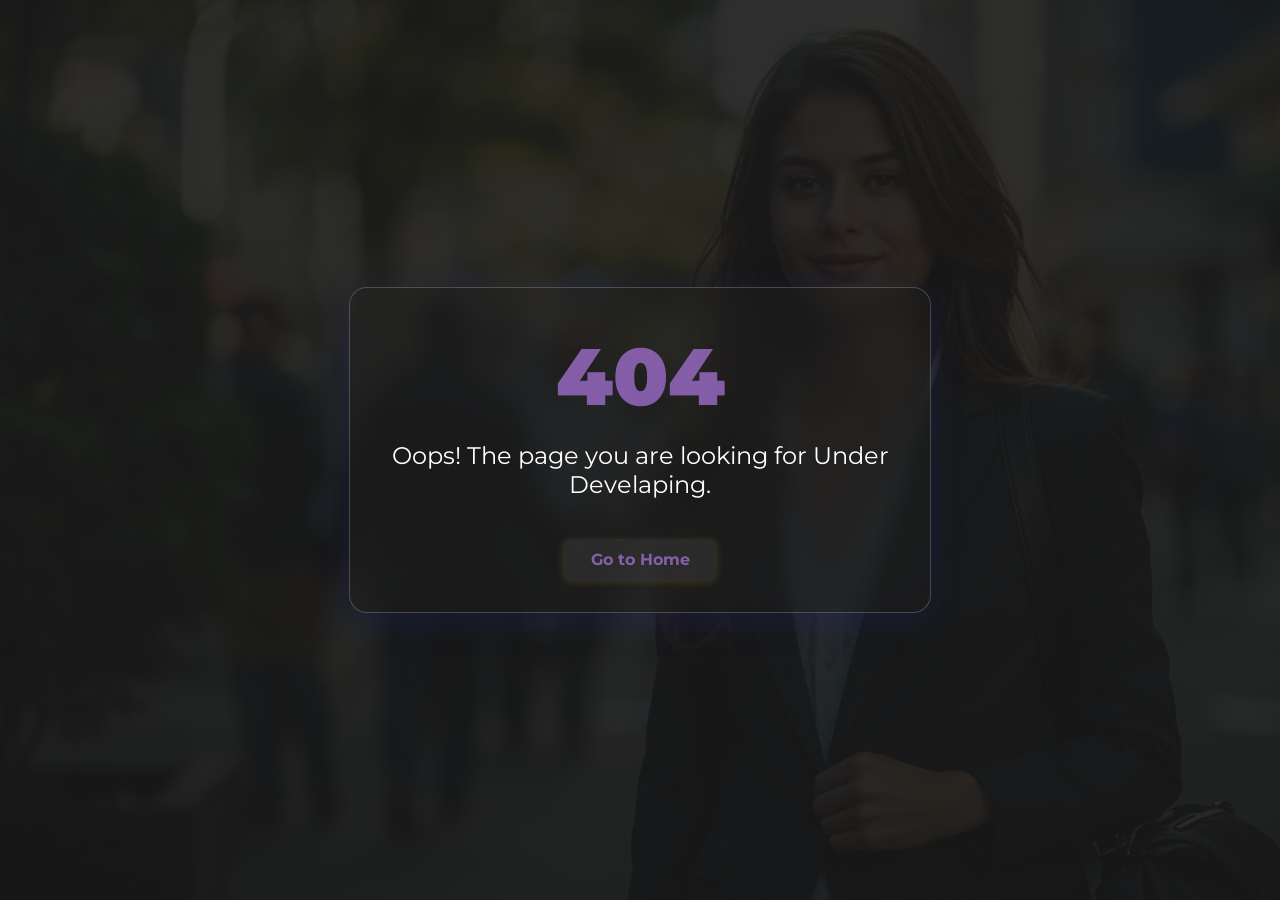
<file: 404two.html>
<!DOCTYPE html>
<html lang="en">
<head>
  <meta charset="UTF-8">
  <meta name="viewport" content="width=device-width,initial-scale=1.0">
  <title>404 Not Found | Stackly Portfolio</title>
  <link rel="stylesheet" href="https://fonts.googleapis.com/css2?family=Montserrat:wght@700;400&display=swap">
  <style>
    body {
      font-family: 'Montserrat', sans-serif;
      margin: 0;
      background: linear-gradient(rgba(25,25,25,0.9), rgba(25,25,25,0.9)), url('image/hero-bg.jpg');
      background-repeat: no-repeat;
      background-position: 50% 25%;
      background-attachment: fixed;
      background-size: cover;
      color: #fff;
      min-height: 100vh;
      display: flex;
      align-items: center;
      justify-content: center;
    }
    .floating-card {
      backdrop-filter: blur(9px);
      background: rgba(32,32,32,0.38);
      border-radius: 18px;
      border: 1.5px solid rgba(255,255,255,0.20);
      padding: 2.5rem 2.5rem 2rem 2.5rem;
      max-width: 500px;
      box-shadow: 0 8px 32px rgba(31,38,135,0.26);
      text-align: center;
      /* Animation */
      opacity: 0;
      transform: scale(0.8);
      animation: bounceIn404 1.1s cubic-bezier(.68,-0.55,.27,1.55) forwards;
    }
    @keyframes bounceIn404 {
      0% {
        opacity: 0;
        transform: scale(0.8);
      }
      60% {
        opacity: 1;
        transform: scale(1.08);
      }
      80% {
        transform: scale(0.95);
      }
      100% {
        opacity: 1;
        transform: scale(1);
      }
    }
    .error-code {
      font-size: 5rem;
      font-weight: 900;
      color: rgba(157, 109, 202, 0.8);
      margin-bottom: 1rem;
      /* Animation */
      animation: pulse404 2s infinite;
    }
    @keyframes pulse404 {
      0%, 100% { text-shadow: 0 0 0px #a4ff9f; }
      50% { text-shadow: 0 0 24px #a4ff9f; }
    }
    .error-message {
      font-size: 1.5rem;
      margin-bottom: 1.5rem;
      opacity: 0;
      animation: fadeIn404 1.2s 0.7s forwards;
    }
    @keyframes fadeIn404 {
      from { opacity: 0; transform: translateY(20px);}
      to { opacity: 1; transform: translateY(0);}
    }
    .home-link {
      display: inline-block;
      margin-top: 1rem;
      background: rgba(223, 216, 216, 0.08);
      color: rgba(157, 109, 202, 0.8);
      font-weight: bold;
      border: none;
      border-radius: 7px;
      padding: 0.7rem 1.7rem;
      font-size: 1rem;
      text-decoration: none;
      box-shadow: 0 2px 8px rgba(255,204,41,0.15);
      cursor: pointer;
      transition: background 0.2s, transform 0.2s;
      opacity: 0;
      animation: fadeIn404 1.2s 1.2s forwards;
    }
    .home-link:hover {
      background: rgba(157, 109, 202, 0.8);
      color: #212121;
      transform: scale(1.07);
    }
  </style>
</head>
<body>
  <div class="floating-card">
    <div class="error-code">404</div>
    <div class="error-message">Oops! The page you are looking for Under Develaping.</div>
    <a class="home-link" href="home2.html">Go to Home</a>
  </div>
</body>
</html>
</file>
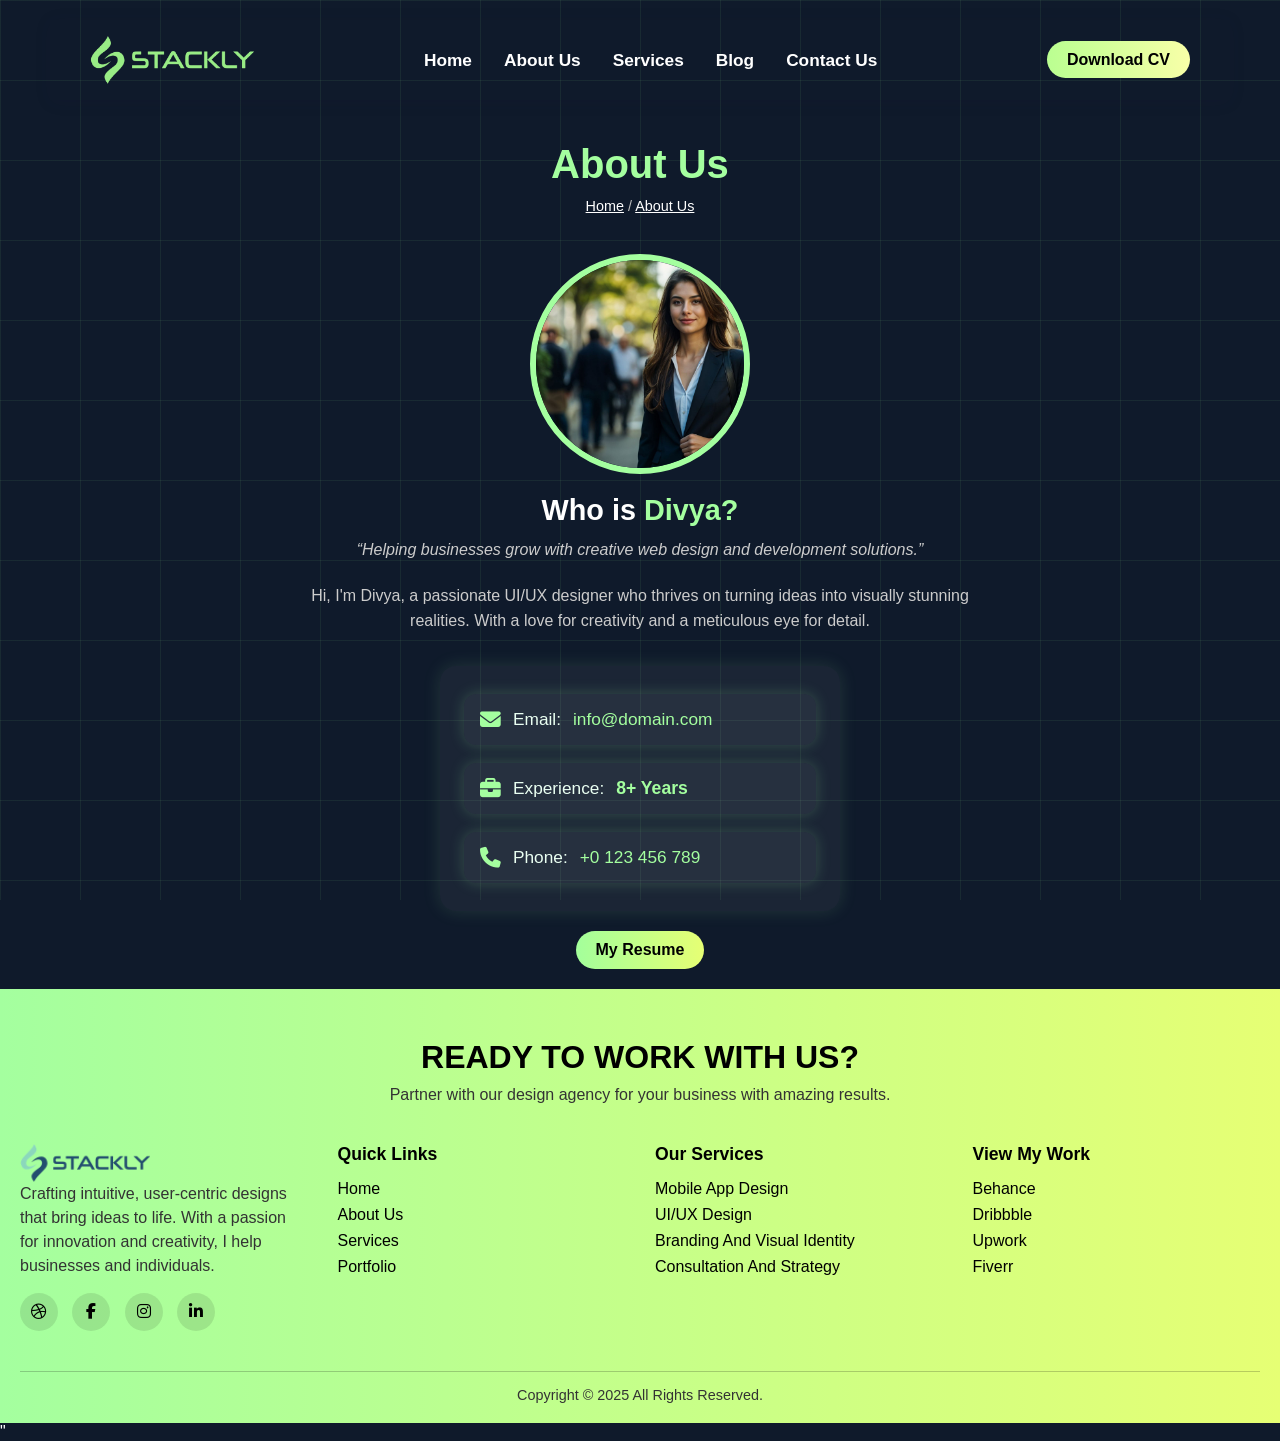
<file: about.html>
<!DOCTYPE html>
<html lang="en">
<head>
  <meta charset="UTF-8" />
  <meta name="viewport" content="width=device-width, initial-scale=1.0" />
  <title>About Us</title>
  <link rel="stylesheet" href="style.css" />
  <link rel="stylesheet" href="abot.css">
    <link rel="stylesheet" href="https://cdnjs.cloudflare.com/ajax/libs/font-awesome/6.4.2/css/all.min.css">

</head>
<body>
  <!-- navbar start-->
    <header class="container">
    <nav class="navbar">
      <a href="index.html" class="logo" style="display:flex;align-items:center;gap:10px;">
  <img src="image/Stackly Logo Png.png" alt="Stackly Logo" class="svg-logo" style="height:48px; width:auto; display:block;">
</a>
      <div class="nav-toggle" id="navToggle" aria-label="Toggle navigation" tabindex="0">
        <span></span>
        <span></span>
        <span></span>
      </div>
      <ul class="nav-links" id="navLinks">
        <li><a href="index.html">Home</a></li>
        <li><a href="about.html">About Us</a></li>
        <li><a href="service.html">Services</a></li>
        <li><a href="blog.html">Blog</a></li>
        <li><a href="contact.html">Contact Us</a></li>
        
      </ul>
      <li style="list-style: none;"><a href="404.html" class="btn">Download CV</a></li>
    </nav>
    </header>
  <!-- navbar end-->  

  <!-- About  Section start -->
  <section class="about-section">
    <h1>About <span>Us</span></h1>
    <p class="breadcrumb">
  <a href="index.html" style="color:white; ">Home</a> / 
  <a href=""  style="color: white;">About Us</a>
</p>
    
    

    <img src="image/hero-bg.jpg" alt="Profile" class="profile-pic">

    <div class="about-content">
      <h2>Who is <span>Divya?</span></h2>
      <p><i>“Helping businesses grow with creative web design and development solutions.”</i></p>
      <p>
        Hi, I'm Divya, a passionate UI/UX designer who thrives on turning ideas into visually 
        stunning realities. With a love for creativity and a meticulous eye for detail.
      </p>

      <div class="about-info single-card">
  <div class="info-row">
    <i class="fas fa-envelope"></i>
    <span>Email:</span>
    <a href="mailto:info@domain.com">info@domain.com</a>
  </div>
  <div class="info-row">
    <i class="fas fa-briefcase"></i>
    <span>Experience:</span>
    <span class="experience"><span id="exp-counter">1</span>+ Years</span>
  </div>
  <div class="info-row">
    <i class="fas fa-phone"></i>
    <span>Phone:</span>
    <a href="tel:+0123456789">+0 123 456 789</a>
  </div>
</div>
        
      <a href="404.html" class="btn-resume">My Resume</a>
    </div>
  </section>
  <!-- about section end-->

  
  <!-- Footer Section start -->
  <footer class="footer">
    <div class="footer-top">
      <h2>READY TO WORK WITH <span>US?</span></h2>
      <p>Partner with our design agency for your business with amazing results.</p>
    </div>

    <div class="footer-content">
      <!-- Left Logo + Text -->
      <div class="footer-brand">
        <a href="index.html" class="" style="display:flex;align-items:center;gap:10px;">
  <img src="image/Stackly Logo Png.png" alt="Stackly Logo" style="height:38px; width:auto; display:block;">
</a>
        <p>
          Crafting intuitive, user-centric designs that bring ideas to life. 
          With a passion for innovation and creativity, I help businesses and individuals.
        </p>
        <div class="social-icons">
          <a href="#"><i class="fab fa-dribbble"></i></a>
          <a href="#"><i class="fab fa-facebook-f"></i></a>
          <a href="#"><i class="fab fa-instagram"></i></a>
          <a href="#"><i class="fab fa-linkedin-in"></i></a>
        </div>
      </div>

      <!-- Quick Links -->
      <div class="footer-links">
        <h4>Quick Links</h4>
        <ul>
          <li><a href="index.html">Home</a></li>
          <li><a href="about.html">About Us</a></li>
          <li><a href="services.html">Services</a></li>
          <li><a href="portfolio.html">Portfolio</a></li>
        </ul>
      </div>

      <!-- Services -->
      <div class="footer-links">
        <h4>Our Services</h4>
        <ul>
          <li><a href="#">Mobile App Design</a></li>
          <li><a href="#">UI/UX Design</a></li>
          <li><a href="#">Branding And Visual Identity</a></li>
          <li><a href="#">Consultation And Strategy</a></li>
        </ul>
      </div>

   
      <div class="footer-links">
        <h4>View My Work</h4>
        <ul>
          <li><a href="#">Behance</a></li>
          <li><a href="#">Dribbble</a></li>
          <li><a href="#">Upwork</a></li>
          <li><a href="#">Fiverr</a></li>
        </ul>
      </div>
    </div>

    <div class="footer-bottom">
      <p>Copyright © 2025 All Rights Reserved.</p>
    </div>
  </footer>
     <!-- footer section end -->

  <script src="js/navbar.js"></script>"
  <script src="js/experienceCounter.js"></script>
</script>
</body>
</html>
</file>
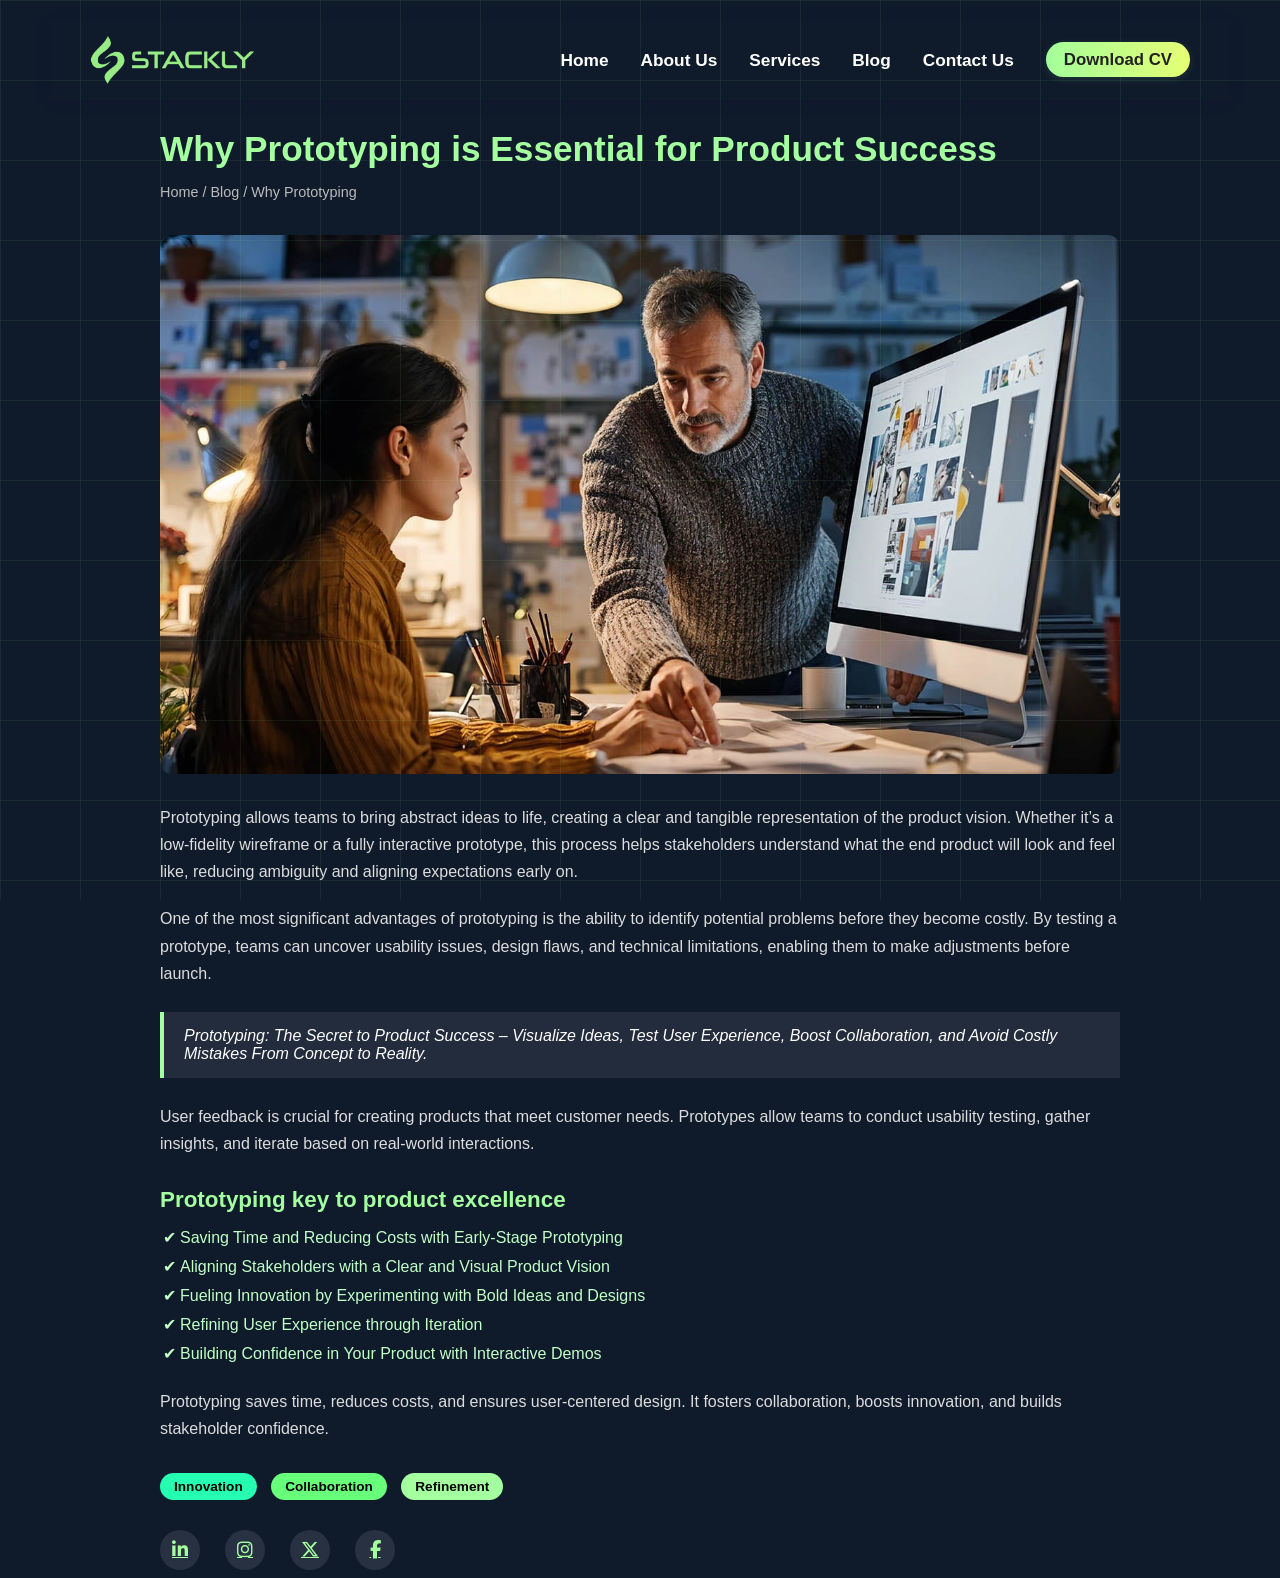
<file: blog-single.html>
<!DOCTYPE html>
<html lang="en">
<head>
  <meta charset="UTF-8" />
  <meta name="viewport" content="width=device-width, initial-scale=1.0" />
  <title>Why Prototyping is Essential</title>
  <link rel="stylesheet" href="style.css" />
  <link rel="stylesheet" href="https://cdnjs.cloudflare.com/ajax/libs/font-awesome/6.4.2/css/all.min.css">
  <style>
    /* Blog Single Section */
    .blog-single {
      padding: 8px 20px;
      background: #0f1a2b;
      color: #fff;
      max-width: 1000px;
      margin: auto;
    }
    .blog-single h1 {
      font-size: 2.2rem;
      margin-bottom: 10px;
      color: #a4ff9f;
    }
    .blog-single p.breadcrumb {
      font-size: 0.9rem;
      color: #bbb;
      margin-bottom: 30px;
    }
    .blog-banner {
      background: linear-gradient(90deg, #a4ff9f, #e6ff74);
      padding: 12px;
      font-weight: bold;
      color: #000;
      margin-bottom: 40px;
      white-space: nowrap;
      animation: marquee 25s linear infinite;
    }
    .blog-single img.feature-img {
      width: 100%;
      border-radius: 12px;
      margin-bottom: 30px;
      display: block;
      object-fit: cover;
    }
    .blog-single p {
      margin-bottom: 20px;
      color: #ddd;
      line-height: 1.7;
    }
    .highlight-box {
      background: rgba(255,255,255,0.08);
      border-left: 4px solid #a4ff9f;
      padding: 15px 20px;
      margin: 25px 0;
      font-style: italic;
      color: #fff;
    }
    .blog-single h2 {
      margin: 30px 0 15px;
      color: #a4ff9f;
      font-size: 1.4rem;
    }
    .blog-single ul {
      margin: 0 0 25px 20px;
      padding: 0;
    }
    .blog-single ul li {
      margin-bottom: 10px;
      list-style: "✔ ";
      color: #c1ffc6;
    }

    /* Tags */
    .tags {
      margin: 30px 0 20px;
    }
    .tags span {
      display: inline-block;
      background: #1e2d44;
      border-radius: 20px;
      padding: 6px 14px;
      font-size: 0.85rem;
      margin-right: 10px;
      margin-bottom: 10px;
      font-weight: bold;
    }
    .tags .innovation { background: #24ffb2; color: #000; }
    .tags .collab { background: #68ff7a; color: #000; }
    .tags .refine { background: #a4ff9f; color: #000; }

    /* Social Icons */
    .social-icons {
      display: flex;
      gap: 15px;
      margin-top: 20px;
    }
    .social-icons a {
      width: 40px;
      height: 40px;
      border-radius: 50%;
      background: rgba(255,255,255,0.1);
      display: flex;
      align-items: center;
      justify-content: center;
      color: #a4ff9f;
      font-size: 18px;
      transition: background 0.3s, transform 0.3s;
    }
    .social-icons a:hover {
      background: #a4ff9f;
      color: #000;
      transform: translateY(-4px);
    }

    /* Animations */
    @keyframes marquee {
      0% { transform: translateX(0); }
      100% { transform: translateX(-100%); }
    }

    /* Responsive */
    @media (max-width: 768px) {
      .blog-single h1 { font-size: 1.8rem; }
      .blog-single img.feature-img { height: 220px; object-fit: cover; }
    }
    @media (max-width: 480px) {
      .blog-single { padding: 50px 15px; }
      .tags span { font-size: 0.75rem; padding: 5px 10px; }
      .social-icons a { width: 35px; height: 35px; font-size: 16px; }
    }
  </style>

</head>
<body>
    <header class="container">
    <nav class="navbar">
      <a href="index.html" class="logo" style="display:flex;align-items:center;gap:10px;">
  <img src="image/Stackly Logo Png.png" alt="Stackly Logo" class="svg-logo" style="height:48px; width:auto; display:block;">
</a>
      <div class="nav-toggle" id="navToggle" aria-label="Toggle navigation" tabindex="0">
        <span></span>
        <span></span>
        <span></span>
      </div>
      <ul class="nav-links" id="navLinks">
        <li><a href="index.html">Home</a></li>
        <li><a href="about.html">About Us</a></li>
        <li><a href="service.html">Services</a></li>
        <li><a href="blog.html">Blog</a></li>
        <li><a href="contact.html">Contact Us</a></li>
        <li><a href="404.html" class="btn">Download CV</a></li>
      </ul>
    </nav>
    </header>
  <section class="blog-single">
    <h1>Why Prototyping is Essential for Product Success</h1>
    <p class="breadcrumb">Home / Blog / Why Prototyping</p>


    <img src="image/blog 2.jpeg" alt="Prototyping" class="feature-img">

    <p>
      Prototyping allows teams to bring abstract ideas to life, creating a clear and tangible representation of the product vision. 
      Whether it’s a low-fidelity wireframe or a fully interactive prototype, this process helps stakeholders understand what 
      the end product will look and feel like, reducing ambiguity and aligning expectations early on.
    </p>

    <p>
      One of the most significant advantages of prototyping is the ability to identify potential problems before they become costly. 
      By testing a prototype, teams can uncover usability issues, design flaws, and technical limitations, enabling them to make 
      adjustments before launch.
    </p>

    <div class="highlight-box">
      Prototyping: The Secret to Product Success – Visualize Ideas, Test User Experience, Boost Collaboration, and 
      Avoid Costly Mistakes From Concept to Reality.
    </div>

    <p>
      User feedback is crucial for creating products that meet customer needs. Prototypes allow teams to conduct usability testing, 
      gather insights, and iterate based on real-world interactions.
    </p>

    <h2>Prototyping key to product excellence</h2>
    <ul>
      <li>Saving Time and Reducing Costs with Early-Stage Prototyping</li>
      <li>Aligning Stakeholders with a Clear and Visual Product Vision</li>
      <li>Fueling Innovation by Experimenting with Bold Ideas and Designs</li>
      <li>Refining User Experience through Iteration</li>
      <li>Building Confidence in Your Product with Interactive Demos</li>
    </ul>

    <p>
      Prototyping saves time, reduces costs, and ensures user-centered design. It fosters collaboration, boosts innovation, and 
      builds stakeholder confidence.
    </p>

    <!-- Tags -->
    <div class="tags">
      <span class="innovation">Innovation</span>
      <span class="collab">Collaboration</span>
      <span class="refine">Refinement</span>
    </div>

    <!-- Social Icons -->
    <div class="social-icons">
      <a href="#"><i class="fab fa-linkedin-in"></i></a>
      <a href="#"><i class="fab fa-instagram"></i></a>
      <a href="#"><i class="fab fa-x-twitter"></i></a>
      <a href="#"><i class="fab fa-facebook-f"></i></a>
    </div>
  </section>
</body>
</html>
</file>
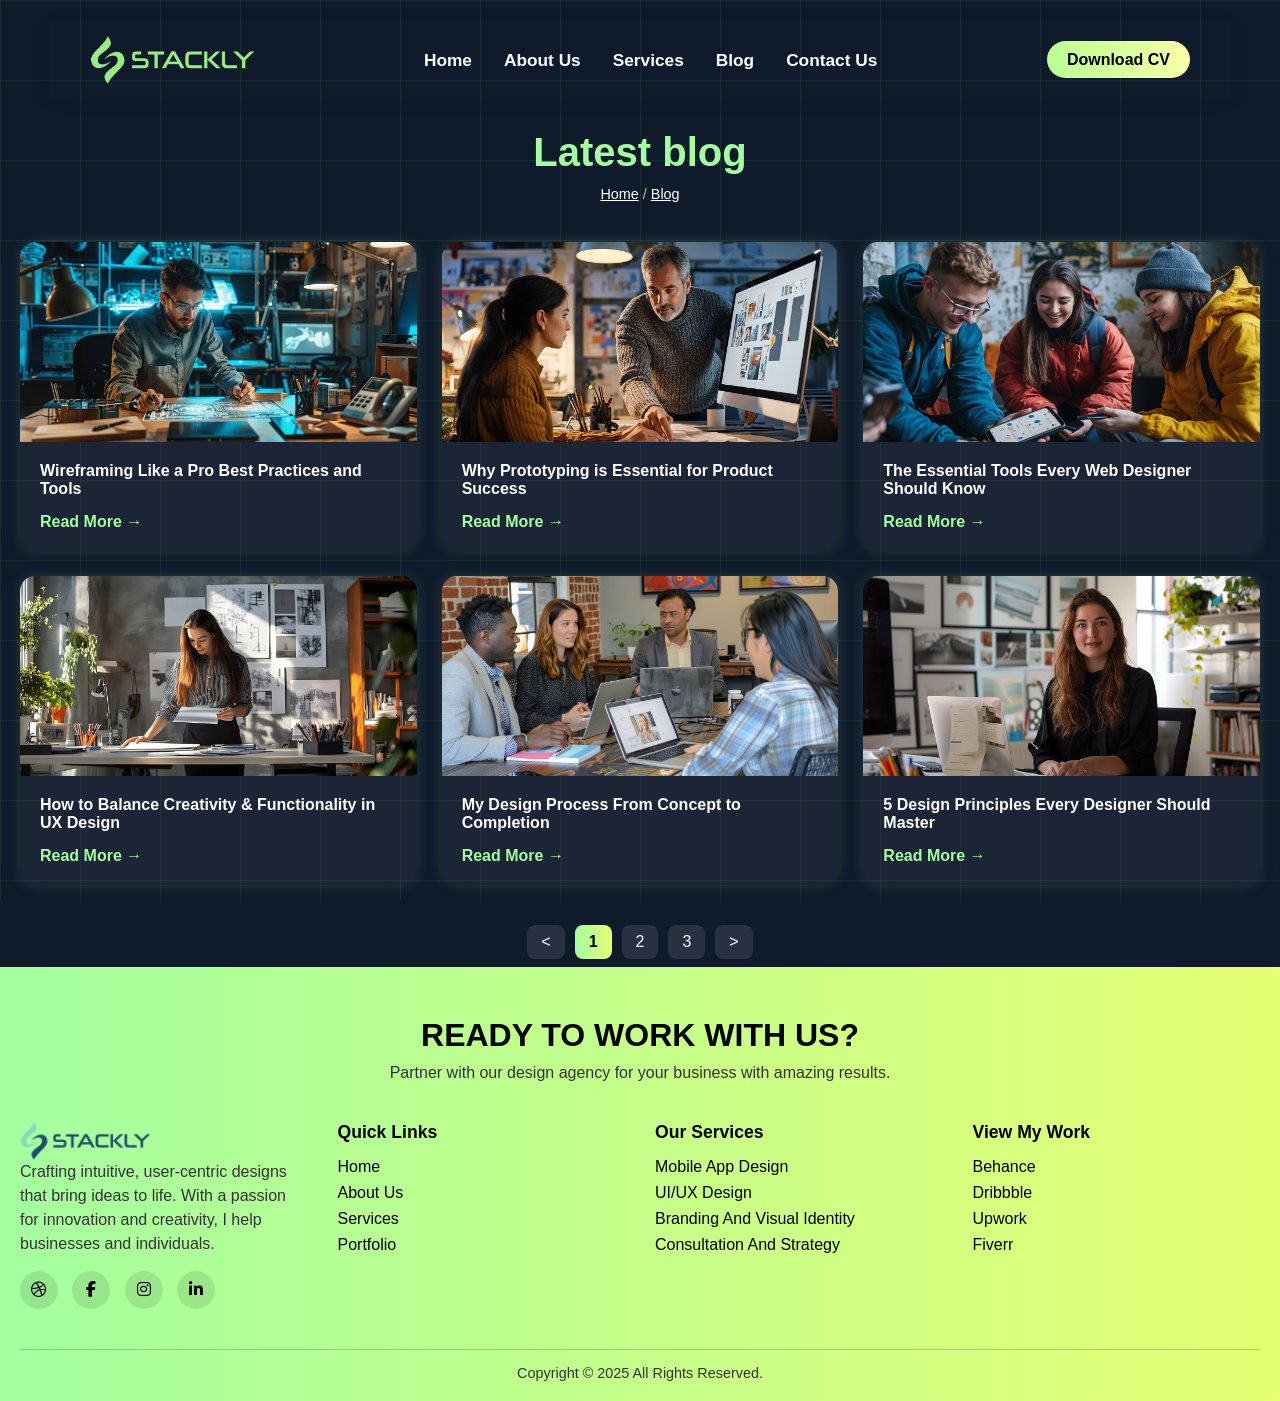
<file: blog.html>
<!DOCTYPE html>
<html lang="en">
<head>
  <meta charset="UTF-8" />
  <meta name="viewport" content="width=device-width, initial-scale=1.0" />
  <title>Latest Blog</title>
  <link rel="stylesheet" href="style.css" />
    <link rel="stylesheet" href="https://cdnjs.cloudflare.com/ajax/libs/font-awesome/6.4.2/css/all.min.css">
</head>
<body>
  
  <!--navbar start-->  

    <header class="container">
    <nav class="navbar">
      <a href="index.html" class="logo" style="display:flex;align-items:center;gap:10px;">
  <img src="image/Stackly Logo Png.png" alt="Stackly Logo" class="svg-logo" style="height:48px; width:auto; display:block;">
</a>
      <div class="nav-toggle" id="navToggle" aria-label="Toggle navigation" tabindex="0">
        <span></span>
        <span></span>
        <span></span>
      </div>
      <ul class="nav-links" id="navLinks">
        <li><a href="index.html">Home</a></li>
        <li><a href="about.html">About Us</a></li>
        <li><a href="service.html">Services</a></li>
        <li><a href="blog.html">Blog</a></li>
        
        <li><a href="contact.html">Contact Us</a></li>
       
      </ul>
      <li style="list-style: none;"><a href="404.html" class="btn">Download CV</a></li>
    </nav>
    </header>
    <!--navbar end-->

  <!--blog section start-->  

  <section class="blog-section">
    <h1>Latest <span>blog</span></h1>
    <p class="breadcrumb">
  <a href="index.html" style="color:white; ">Home</a> / 
  <a href=""  style="color: white;">Blog</a>
</p>
    <!-- Blog Grid -->
    <div class="blog-grid">
      <div class="blog-card">
        <img src="image/blog 1.jpeg" alt="Blog 1">
        <div class="blog-content">
          <h3>Wireframing Like a Pro Best Practices and Tools</h3>
          <a href="blog-single.html">Read More →</a>
        </div>
      </div>
      <div class="blog-card">
        <img src="image/blog 2.jpeg" alt="Blog 2">
        <div class="blog-content">
          <h3>Why Prototyping is Essential for Product Success</h3>
          <a href="blog-single.html">Read More →</a>
        </div>
      </div>
      <div class="blog-card">
        <img src="image/blog 3.jpeg" alt="Blog 3">
        <div class="blog-content">
          <h3>The Essential Tools Every Web Designer Should Know</h3>
          <a href="blog-single.html">Read More →</a>
        </div>
      </div>
      <div class="blog-card">
        <img src="image/blog 4.jpeg" alt="Blog 4">
        <div class="blog-content">
          <h3>How to Balance Creativity & Functionality in UX Design</h3>
          <a href="blog-single.html">Read More →</a>
        </div>
      </div>
      <div class="blog-card">
        <img src="image/blog 5.jpeg" alt="Blog 5">
        <div class="blog-content">
          <h3>My Design Process From Concept to Completion</h3>
          <a href="blog-single.html">Read More →</a>
        </div>
      </div>
      <div class="blog-card">
        <img src="image/blog 6.jpeg" alt="Blog 6">
        <div class="blog-content">
          <h3>5 Design Principles Every Designer Should Master</h3>
          <a href="blog-single.html">Read More →</a>
        </div>
      </div>
    </div>

    <!-- Pagination -->
    <div class="pagination">
      <a href="#">&lt;</a>
      <a href="#" class="active">1</a>
      <a href="#">2</a>
      <a href="#">3</a>
      <a href="#">&gt;</a>
    </div>
  </section>
  <!--blog section end-->


    <!-- Footer Section start -->
  <footer class="footer">
    <div class="footer-top">
      <h2>READY TO WORK WITH <span>US?</span></h2>
      <p>Partner with our design agency for your business with amazing results.</p>
    </div>

    <div class="footer-content">
      <!-- Left Logo + Text -->
      <div class="footer-brand">
        <a href="index.html" class="" style="display:flex;align-items:center;gap:10px;">
  <img src="image/Stackly Logo Png.png" alt="Stackly Logo" style="height:38px; width:auto; display:block;">
</a>
        <p>
          Crafting intuitive, user-centric designs that bring ideas to life. 
          With a passion for innovation and creativity, I help businesses and individuals.
        </p>
        <div class="social-icons">
          <a href="#"><i class="fab fa-dribbble"></i></a>
          <a href="#"><i class="fab fa-facebook-f"></i></a>
          <a href="#"><i class="fab fa-instagram"></i></a>
          <a href="#"><i class="fab fa-linkedin-in"></i></a>
        </div>
      </div>

      <!-- Quick Links -->
      <div class="footer-links">
        <h4>Quick Links</h4>
        <ul>
          <li><a href="index.html">Home</a></li>
          <li><a href="about.html">About Us</a></li>
          <li><a href="services.html">Services</a></li>
          <li><a href="portfolio.html">Portfolio</a></li>
        </ul>
      </div>

      <!-- Services -->
      <div class="footer-links">
        <h4>Our Services</h4>
        <ul>
          <li><a href="#">Mobile App Design</a></li>
          <li><a href="#">UI/UX Design</a></li>
          <li><a href="#">Branding And Visual Identity</a></li>
          <li><a href="#">Consultation And Strategy</a></li>
        </ul>
      </div>

   
      <div class="footer-links">
        <h4>View My Work</h4>
        <ul>
          <li><a href="#">Behance</a></li>
          <li><a href="#">Dribbble</a></li>
          <li><a href="#">Upwork</a></li>
          <li><a href="#">Fiverr</a></li>
        </ul>
      </div>
    </div>

    <div class="footer-bottom">
      <p>Copyright © 2025 All Rights Reserved.</p>
    </div>
  </footer>
     <!-- footer section end -->

  <script src="js/navbar.js"></script>
</body>
</html>
</file>
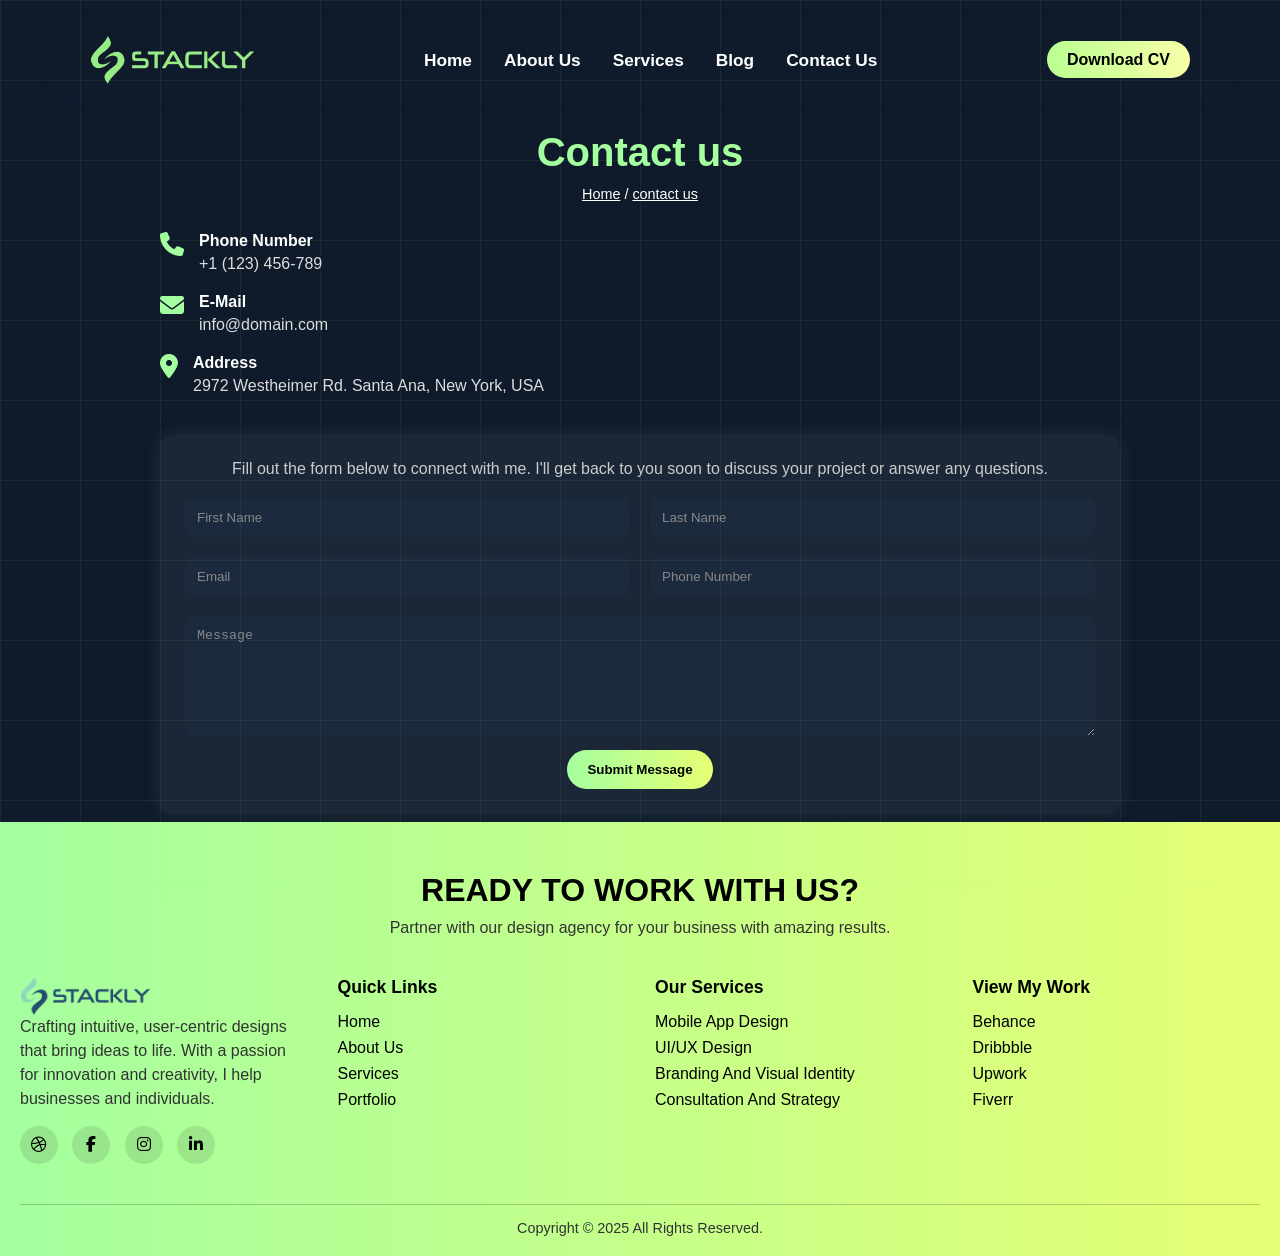
<file: contact.html>
<!DOCTYPE html>
<html lang="en">
<head>
  <meta charset="UTF-8" />
  <meta name="viewport" content="width=device-width, initial-scale=1.0" />
  <title>Contact Us</title>
  <link rel="stylesheet" href="style.css" />
  <link rel="stylesheet" href="https://cdnjs.cloudflare.com/ajax/libs/font-awesome/6.4.2/css/all.min.css">
</head>
<body>

    <!-- header section start -->
<header class="container">
    <nav class="navbar">
      <a href="index.html" class="logo" style="display:flex;align-items:center;gap:10px;">
  <img src="image/Stackly Logo Png.png" alt="Stackly Logo" class="svg-logo" style="height:48px; width:auto; display:block;">
</a>
      <div class="nav-toggle" id="navToggle" aria-label="Toggle navigation" tabindex="0">
        <span></span>
        <span></span>
        <span></span>
      </div>
      <ul class="nav-links" id="navLinks">
        <li><a href="index.html">Home</a></li>
        <li><a href="about.html">About Us</a></li>
        <li><a href="service.html">Services</a></li>
        <li><a href="blog.html">Blog</a></li>
        <li><a href="contact.html">Contact Us</a></li>
      </ul>
      <li style="list-style: none;"><a href="404.html" class="btn">Download CV</a></li>
    </nav>
    </header>
    <!-- header section end -->
  
  <!-- Contact Section start -->
  <section class="contact-section">
    <!-- Heading -->
    <h1> <span> Contact us</span></h1>
    <p class="breadcrumb">
  <a href="index.html" style="color:white; ">Home</a> / 
  <a href=""  style="color: white;">contact us</a>
</p>

    

    <!-- Info -->
    <div class="contact-info">
      <div class="contact-item">
        <i class="fas fa-phone"></i>
        <p>
          <strong>Phone Number</strong>
          +1 (123) 456-789
        </p>
      </div>
      <div class="contact-item">
        <i class="fas fa-envelope"></i>
        <p>
          <strong>E-Mail</strong>
          info@domain.com
        </p>
      </div>
      <div class="contact-item">
        <i class="fas fa-map-marker-alt"></i>
        <p>
          <strong>Address</strong>
          2972 Westheimer Rd. Santa Ana, New York, USA
        </p>
      </div>
    </div>

    <!-- Contact Form -->
    <form class="contact-form">
      <p>Fill out the form below to connect with me. I'll get back to you soon to discuss your project or answer any questions.</p>
      
      <div class="form-row">
        <input type="text" placeholder="First Name" required>
        <input type="text" placeholder="Last Name" required>
      </div>
      <div class="form-row">
        <input type="email" placeholder="Email" required>
        <input type="text" placeholder="Phone Number" required>
      </div>
      <textarea placeholder="Message" required></textarea>

      <br>
      <div id="form-success" style="display:none; color:#a4ff9f; font-weight:bold; margin-bottom:12px; text-align:center;">
  Message sent successfully!
</div>
      <button type="submit" class="btn-submit">Submit Message</button>
    </form>
  </section>
  <!-- Contact Section end -->

    <!-- Footer Section start -->
  <footer class="footer">
    <div class="footer-top">
      <h2>READY TO WORK WITH <span>US?</span></h2>
      <p>Partner with our design agency for your business with amazing results.</p>
    </div>

    <div class="footer-content">
      <!-- Left Logo + Text -->
      <div class="footer-brand">
        <a href="index.html" class="" style="display:flex;align-items:center;gap:10px;">
  <img src="image/Stackly Logo Png.png" alt="Stackly Logo" style="height:38px; width:auto; display:block;">
</a>
        <p>
          Crafting intuitive, user-centric designs that bring ideas to life. 
          With a passion for innovation and creativity, I help businesses and individuals.
        </p>
        <div class="social-icons">
          <a href="#"><i class="fab fa-dribbble"></i></a>
          <a href="#"><i class="fab fa-facebook-f"></i></a>
          <a href="#"><i class="fab fa-instagram"></i></a>
          <a href="#"><i class="fab fa-linkedin-in"></i></a>
        </div>
      </div>

      <!-- Quick Links -->
      <div class="footer-links">
        <h4>Quick Links</h4>
        <ul>
          <li><a href="index.html">Home</a></li>
          <li><a href="about.html">About Us</a></li>
          <li><a href="services.html">Services</a></li>
          <li><a href="portfolio.html">Portfolio</a></li>
        </ul>
      </div>

      <!-- Services -->
      <div class="footer-links">
        <h4>Our Services</h4>
        <ul>
          <li><a href="#">Mobile App Design</a></li>
          <li><a href="#">UI/UX Design</a></li>
          <li><a href="#">Branding And Visual Identity</a></li>
          <li><a href="#">Consultation And Strategy</a></li>
        </ul>
      </div>

   
      <div class="footer-links">
        <h4>View My Work</h4>
        <ul>
          <li><a href="#">Behance</a></li>
          <li><a href="#">Dribbble</a></li>
          <li><a href="#">Upwork</a></li>
          <li><a href="#">Fiverr</a></li>
        </ul>
      </div>
    </div>

    <div class="footer-bottom">
      <p>Copyright © 2025 All Rights Reserved.</p>
    </div>
  </footer>
     <!-- footer section end -->
 
  <script src="js/navbar.js"></script>
  <script src="js/main.js"> </script>
    
</body>
</html>
</file>
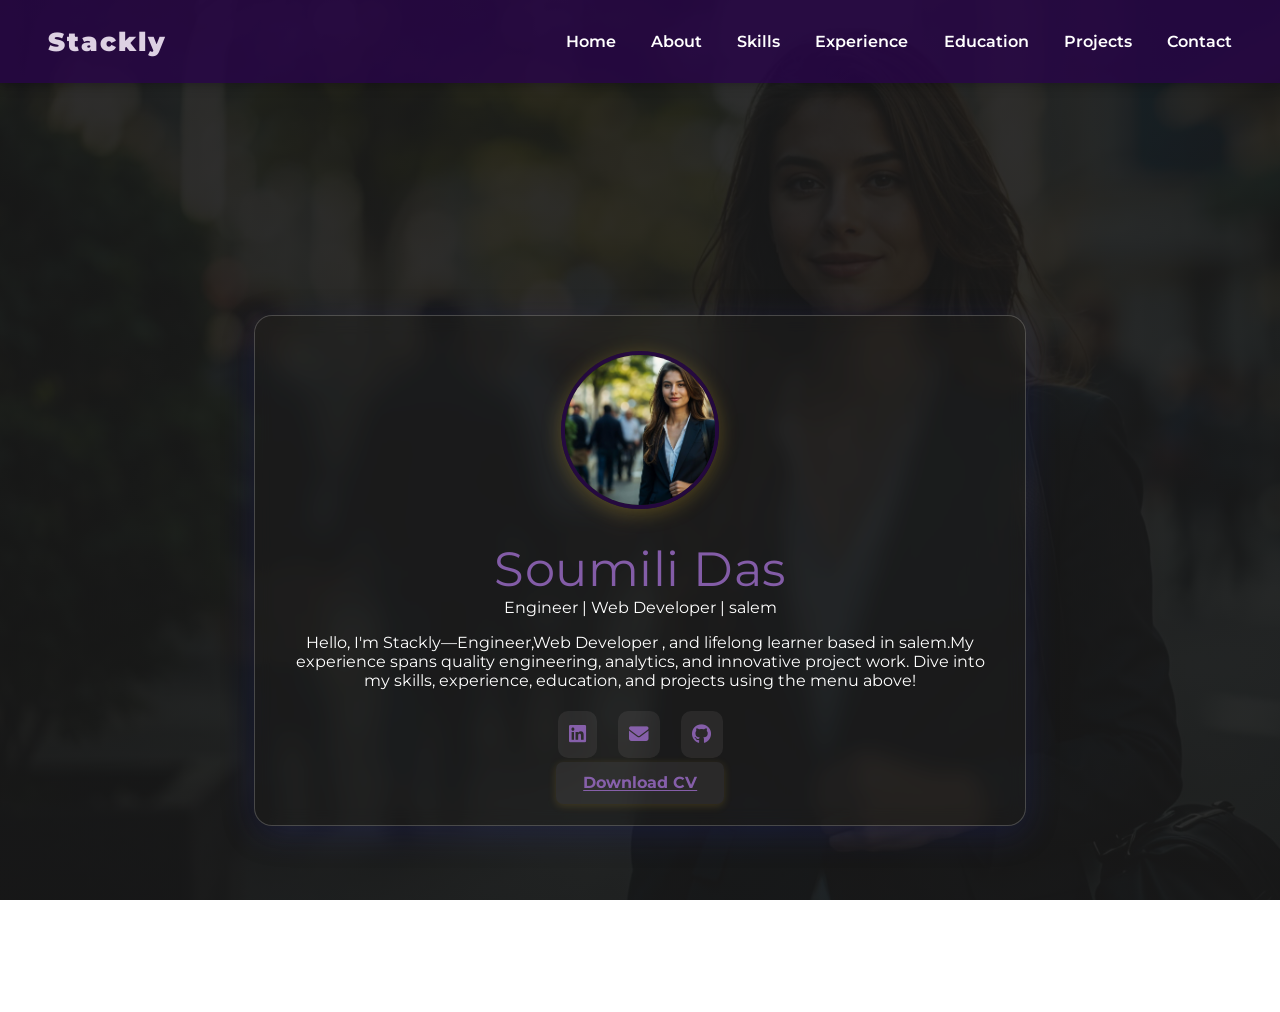
<file: home2.html>
<!DOCTYPE html>
<html lang="en">
<head>
  <meta charset="UTF-8">
  <meta name="viewport" content="width=device-width,initial-scale=1.0">
  <title>stackly Portfolio</title>
  <link rel="stylesheet" href="https://fonts.googleapis.com/css2?family=Montserrat:wght@700;400&display=swap">
  <link rel="stylesheet" href="https://cdnjs.cloudflare.com/ajax/libs/font-awesome/6.4.2/css/all.min.css">
  <style>
    body {
      font-family: 'Montserrat', sans-serif;
      margin: 0;
      background: 
        linear-gradient(rgba(25,25,25,0.9), rgba(25,25,25,0.9)),
        url('image/hero-bg.jpg');
      background-repeat: no-repeat;
      background-position: 50% 25%;
      background-attachment: fixed;
      background-size: cover;
      color: #fff;
      min-height: 100vh;
      scroll-behavior: smooth;
    }
    nav {
      position: fixed;
      top: 0; left: 0; right: 0;
      background: rgba(39, 4, 72, 0.8);
      display: flex;
      justify-content: space-between;
      align-items: center;
      padding: 1rem 3rem;
      z-index: 1000;
      box-shadow: 0 1px 12px rgba(0,0,0,0.3);
      animation: navFadeIn 1.2s cubic-bezier(.68,-0.55,.27,1.55);
    }
    @keyframes navFadeIn {
      0% { opacity: 0; transform: translateY(-40px);}
      100% { opacity: 1; transform: translateY(0);}
    }
    .brand {
      font-weight: 900;
      font-size: 1.6rem;
      color: #ddd1e3;
      letter-spacing: 2px;
      animation: brandPop 1.2s cubic-bezier(.68,-0.55,.27,1.55);
    }
    @keyframes brandPop {
      0% { transform: scale(0.7); opacity: 0;}
      80% { transform: scale(1.1);}
      100% { transform: scale(1); opacity: 1;}
    }
    .nav-links {
      list-style: none;
      display: flex;
      gap: 2.2rem;
    }
    .nav-links li {
      font-weight: 600;
      cursor: pointer;
      position: relative;
      color: #fff;
      transition: color 0.2s;
      opacity: 0;
      transform: translateY(-20px);
      animation: navLinkFade 0.7s forwards;
    }
    .nav-links li:nth-child(1) { animation-delay: 0.4s;}
    .nav-links li:nth-child(2) { animation-delay: 0.55s;}
    .nav-links li:nth-child(3) { animation-delay: 0.7s;}
    .nav-links li:nth-child(4) { animation-delay: 0.85s;}
    .nav-links li:nth-child(5) { animation-delay: 1s;}
    .nav-links li:nth-child(6) { animation-delay: 1.15s;}
    .nav-links li:nth-child(7) { animation-delay: 1.3s;}
    @keyframes navLinkFade {
      to {
        opacity: 1;
        transform: translateY(0);
      }
    }
    .nav-links li.active,
    .nav-links li:hover {
      color: #61379c;
      transition: color 0.2s;
    }
    /* Glassmorphism effect */
    .floating-card {
      backdrop-filter: blur(9px);
      background: rgba(32,32,32,0.38);
      border-radius: 18px;
      border: 1.5px solid rgba(255,255,255,0.20);
      padding: 2.2rem 2.2rem 2rem 2.2rem;
      margin: 3rem auto 2rem auto;
      max-width: 700px;
      box-shadow: 0 8px 32px rgba(31,38,135,0.26);
      text-align: center;
      opacity: 0;
      transform: translateY(40px) scale(0.97);
      animation: cardFadeIn 1.2s 1.1s cubic-bezier(.68,-0.55,.27,1.55) forwards;
    }
    @keyframes cardFadeIn {
      to {
        opacity: 1;
        transform: translateY(0) scale(1);
      }
    }
    .hero {
      min-height: 100vh;
      display: flex;
      flex-direction: column;
      align-items: center;
      justify-content: center;
      padding-top: 7rem;
      position: relative;
      overflow: hidden;
    }
    /* Animated floating bubbles background */
    .bubbles {
      position: absolute;
      top: 0; left: 0; width: 100%; height: 100%;
      z-index: 0;
      pointer-events: none;
      overflow: hidden;
    }
    .bubble {
      position: absolute;
      bottom: -100px;
      border-radius: 50%;
      opacity: 0.18;
      background: linear-gradient(135deg, #a4ff9f 60%, #61379c 100%);
      animation: bubbleUp 12s linear infinite;
    }
    .bubble:nth-child(1) { left: 10%; width: 60px; height: 60px; animation-duration: 13s; animation-delay: 0s;}
    .bubble:nth-child(2) { left: 25%; width: 40px; height: 40px; animation-duration: 10s; animation-delay: 2s;}
    .bubble:nth-child(3) { left: 40%; width: 80px; height: 80px; animation-duration: 16s; animation-delay: 4s;}
    .bubble:nth-child(4) { left: 60%; width: 50px; height: 50px; animation-duration: 11s; animation-delay: 1s;}
    .bubble:nth-child(5) { left: 75%; width: 70px; height: 70px; animation-duration: 15s; animation-delay: 3s;}
    .bubble:nth-child(6) { left: 85%; width: 30px; height: 30px; animation-duration: 9s; animation-delay: 5s;}
    @keyframes bubbleUp {
      0% { transform: translateY(0) scale(1);}
      80% { opacity: 0.18;}
      100% { transform: translateY(-110vh) scale(1.2); opacity: 0;}
    }
    .profile-pic {
      width: 150px;
      height: 150px;
      border-radius: 50%;
      object-fit: cover;
      border: 4px solid  rgba(39, 4, 72, 0.8);
      box-shadow: 0 4px 20px rgba(255,204,41, 0.25);
      margin-bottom: 1.7rem;
      opacity: 0;
      transform: scale(0.8) rotate(-10deg);
      animation: picPop 1.1s 1.3s cubic-bezier(.68,-0.55,.27,1.55) forwards;
    }
    @keyframes picPop {
      0% { opacity: 0; transform: scale(0.8) rotate(-10deg);}
      70% { opacity: 1; transform: scale(1.08) rotate(5deg);}
      100% { opacity: 1; transform: scale(1) rotate(0);}
    }
    .name {
      font-size: 2.4rem;
      font-weight: 900;
      color: rgba(157, 109, 202, 0.8);
      margin-top: 0rem;
      margin-bottom: 0.2rem;
      letter-spacing: 1px;
      opacity: 0;
      animation: fadeInUp 1s 1.5s forwards;
    }
    #element {
      color: rgba(157, 109, 202, 0.8);
      font-size: 3rem;
      margin-bottom: 1rem;
      letter-spacing: 0.5px;
      align-items: center;
      opacity: 0;
      animation: fadeInUp 1s 1.7s forwards;
    }
    @keyframes fadeInUp {
      from { opacity: 0; transform: translateY(30px);}
      to { opacity: 1; transform: translateY(0);}
    }
    .subtitle {
      opacity: 0;
      animation: fadeInUp 1s 1.9s forwards;
    }
    .floating-card p {
      opacity: 0;
      animation: fadeInUp 1s 2.1s forwards;
    }
    .social-icons {
      margin: 1.3rem 0 1rem 0;
      display: flex;
      justify-content: center;
      gap: 1.3rem;
      opacity: 0;
      animation: fadeInUp 1s 2.3s forwards;
    }
    .social-icons a {
      color:  rgba(157, 109, 202, 0.8);
      font-size: 1.22rem;
      background: rgba(223, 216, 216, 0.08);
      padding: 0.7rem;
      border-radius: 10px;
      transition: 0.2s;
      box-shadow: 0 0 0 0 rgba(157,109,202,0.3);
      animation: iconPulse 2.5s infinite alternate;
    }
    @keyframes iconPulse {
      0% { box-shadow: 0 0 0 0 rgba(157,109,202,0.15);}
      100% { box-shadow: 0 0 16px 6px rgba(157,109,202,0.12);}
    }
    .social-icons a:hover {
      background: rgba(157, 109, 202, 0.8);
      color: #212121;
      transform: scale(1.13) rotate(-8deg);
    }
    .cv-button {
      margin-top: 1rem;
      background: rgba(223, 216, 216, 0.08);
      color:   rgba(157, 109, 202, 0.8);
      font-weight: bold;
      border: none;
      border-radius: 7px;
      padding: 0.7rem 1.7rem;
      font-size: 1rem;
      margin-bottom: 0.4rem;
      box-shadow: 0 2px 8px rgba(255,204,41,0.15);
      cursor: pointer;
      transition: background 0.2s, transform 0.2s;
      opacity: 0;
      animation: fadeInUp 1s 2.5s forwards;
    }
    .cv-button:hover {
      background: rgba(157, 109, 202, 0.8);
      color: #212121;
      transform: scale(1.08);
    }
    section {
      width: 100%;
      min-height: 60vh;
      display: flex;
      align-items: center;
      justify-content: center;
    }
    .about-content {
      font-size: 1.11rem;
      line-height: 1.7;
      color: #f9f9f9;
    }
    .contact-info {
      margin-top: 0.9rem;
      color: rgba(157, 109, 202, 0.8);
      font-size: 0.99rem;
    }
    /* Responsive */
    @media(max-width:700px) {
      nav { flex-direction: column; padding: 1rem;}
      .floating-card {padding: 1.2rem;}
      .skills-row, .projects-row { flex-direction: column; gap: 0.7rem;}
      section {min-height: 70vh;}
      .bubbles { display: none;}
    }
  </style>
</head>
<body>
  <nav>
    <span class="brand">Stackly </span>
    <ul class="nav-links" id="navbar">
      <li class="active"><a href="index.html" style="text-decoration:none;color:inherit;">Home</a></li>
      <li><a href="404two.html" style="text-decoration:none;color:inherit;">About</a></li>
      <li><a href="404two.html" style="text-decoration:none;color:inherit;">Skills</a></li>
      <li><a href="404two.html" style="text-decoration:none;color:inherit;">Experience</a></li>
      <li><a href="404two.html" style="text-decoration:none;color:inherit;">Education</a></li>
      <li><a href="404two.html" style="text-decoration:none;color:inherit;">Projects</a></li>
      <li><a href="404two.html" style="text-decoration:none;color:inherit;">Contact</a></li>
    </ul>
  </nav>
  <main>
    <!-- Hero Section -->
    <section class="hero" id="hero">
      <!-- Animated bubbles background -->
      <div class="bubbles">
        <div class="bubble"></div>
        <div class="bubble"></div>
        <div class="bubble"></div>
        <div class="bubble"></div>
        <div class="bubble"></div>
        <div class="bubble"></div>
      </div>
      <div class="floating-card" style="text-align:center; position:relative; z-index:1;">
        <img class="profile-pic" src="image/hero-bg.jpg" alt="Soumili Das">
        <div><span id="element"></span></div>
        <div class="subtitle">Engineer | Web Developer | salem</div>
        <p>
          Hello, I'm Stackly—Engineer,Web Developer , and lifelong learner based in salem.My experience spans quality engineering, analytics, and innovative project work. Dive into my skills, experience, education, and projects using the menu above!
        </p>
        <div class="social-icons">
          <a href="https://www.linkedin.com/in" title="LinkedIn" target="_blank"><i class="fab fa-linkedin"></i></a>
          <a href="mailto:gmail.com" title="Mail"><i class="fas fa-envelope"></i></a>
          <a href="https://github.com" title="GitHub" target="_blank"><i class="fab fa-github"></i></a>
        </div>
        <a class="cv-button" href="SoumiliResumeCorrected.pdf" target="_blank">Download CV</a> 
      </div>
    </section>
  </main>
  <script>
    // Typing animation for #element
    document.addEventListener('DOMContentLoaded', function() {
      const titles = [
        "Soumili Das",
        "Web Developer",
        "Engineer",
        "UI/UX Enthusiast"
      ];
      let i = 0, j = 0, isDeleting = false, current = '';
      const el = document.getElementById('element');
      function type() {
        if (!el) return;
        if (!isDeleting && j <= titles[i].length) {
          current = titles[i].substring(0, j++);
          el.textContent = current;
          setTimeout(type, 90);
        } else if (isDeleting && j >= 0) {
          current = titles[i].substring(0, j--);
          el.textContent = current;
          setTimeout(type, 50);
        } else if (!isDeleting) {
          isDeleting = true;
          setTimeout(type, 900);
        } else {
          isDeleting = false;
          i = (i + 1) % titles.length;
          setTimeout(type, 400);
        }
      }
      type();

      // Navbar active link on scroll
      const sections = document.querySelectorAll('section');
      const navLinks = document.querySelectorAll('.nav-links li');
      window.addEventListener('scroll', () => {
        let current = '';
        sections.forEach(section => {
          const sectionTop = section.offsetTop - 120;
          if (pageYOffset >= sectionTop) {
            current = section.getAttribute('id');
          }
        });
        navLinks.forEach((li, idx) => {
          li.classList.remove('active');
          const href = li.querySelector('a').getAttribute('href').substring(1);
          if (href === current) {
            li.classList.add('active');
          }
        });
      });
    });
  </script>
</body>
</html>
</file>
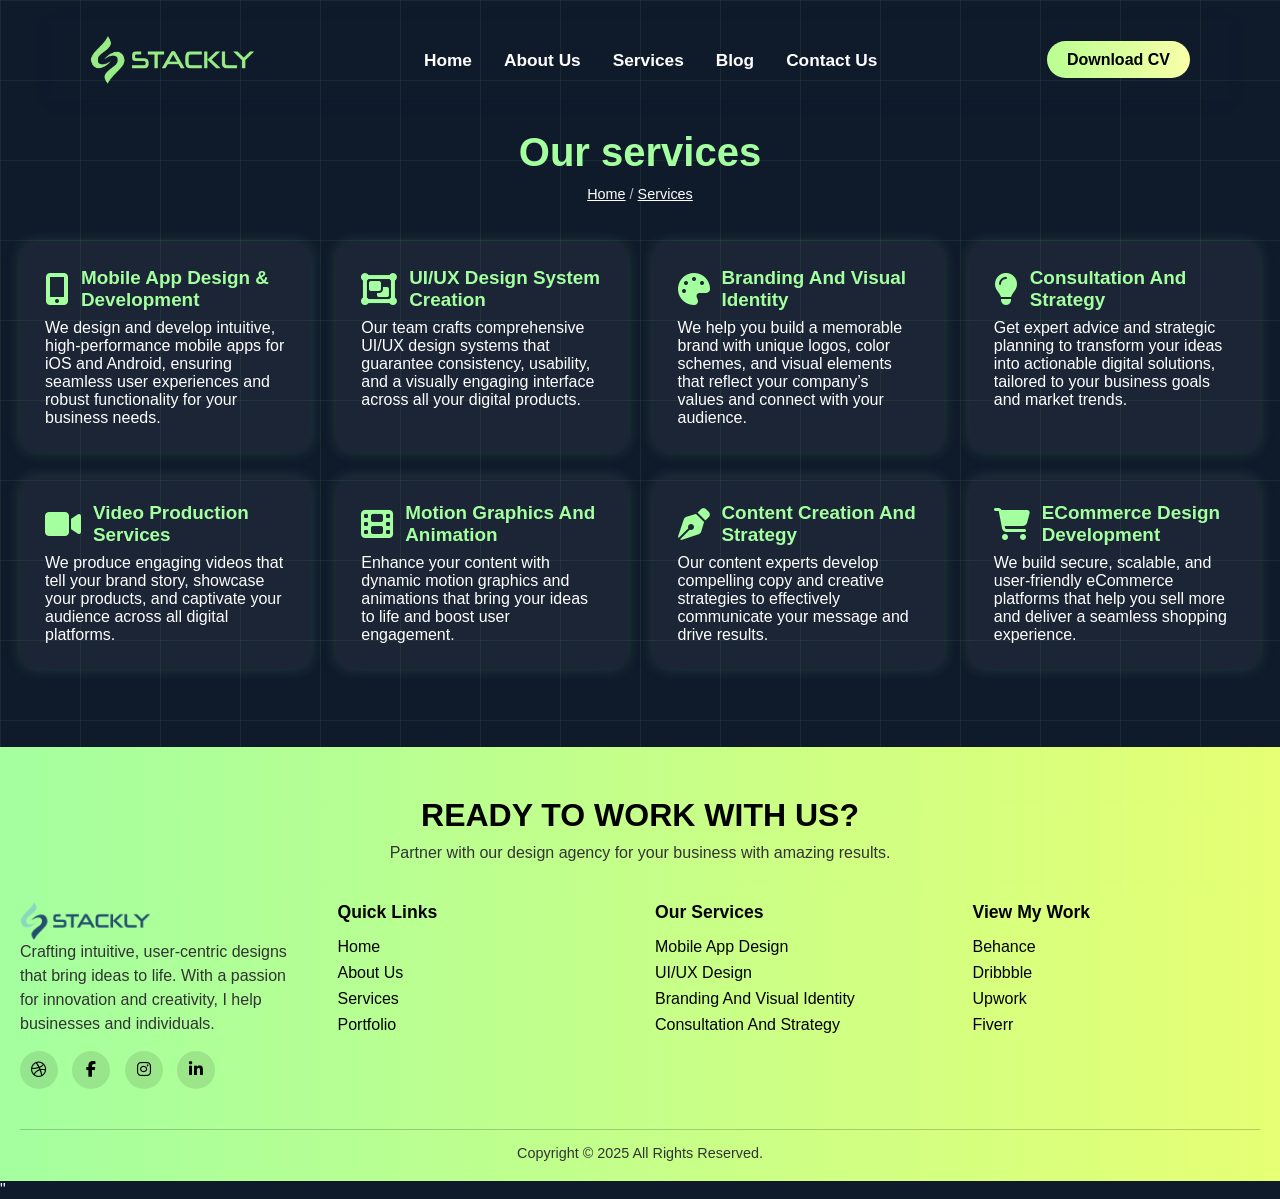
<file: service.html>
<!DOCTYPE html>
<html lang="en">
<head>
  <meta charset="UTF-8" />
  <meta name="viewport" content="width=device-width, initial-scale=1.0" />
  <title>Our Services</title>
  <link rel="stylesheet" href="style.css" />
    <link rel="stylesheet" href="https://cdnjs.cloudflare.com/ajax/libs/font-awesome/6.4.2/css/all.min.css">
  <style>
   
  </style>
</head>
<body>
  <!-- navbar start-->
    <header class="container">
    <nav class="navbar">
      <a href="index.html" class="logo" style="display:flex;align-items:center;gap:10px;">
  <img src="image/Stackly Logo Png.png" alt="Stackly Logo" class="svg-logo" style="height:48px; width:auto; display:block;">
</a>
      <div class="nav-toggle" id="navToggle" aria-label="Toggle navigation" tabindex="0">
        <span></span>
        <span></span>
        <span></span>
      </div>
      <ul class="nav-links" id="navLinks">
        <li><a href="index.html">Home</a></li>
        <li><a href="about.html">About Us</a></li>
        <li><a href="service.html">Services</a></li>
        <li><a href="blog.html">Blog</a></li>
        
        <li><a href="contact.html">Contact Us</a></li>
        
      </ul>
      <li style="list-style: none;"><a href="404.html" class="btn">Download CV</a></li>
    </nav>
    </header>
  <!-- navbar end-->

  <!-- Services Section start --> 
  <section class="services-section">
    <h1>Our <span>services</span></h1>
    <p class="breadcrumb">
  <a href="index.html" style="color:white; ">Home</a> / 
  <a href=""  style="color: white;">Services</a>
</p>

   
<!-- ...existing code... -->
<div class="services-grid">
  <div class="service-card">
    <div class="service-title">
      <i class="fas fa-mobile-alt"></i>
      <h3>Mobile App Design & Development</h3>
    </div>
    <p>
      We design and develop intuitive, high-performance mobile apps for iOS and Android, ensuring seamless user experiences and robust functionality for your business needs.
    </p>
  </div>
  <div class="service-card">
    <div class="service-title">
      <i class="fas fa-object-group"></i>
      <h3>UI/UX Design System Creation</h3>
    </div>
    <p>
      Our team crafts comprehensive UI/UX design systems that guarantee consistency, usability, and a visually engaging interface across all your digital products.
    </p>
  </div>
  <div class="service-card">
    <div class="service-title">
      <i class="fas fa-palette"></i>
      <h3>Branding And Visual Identity</h3>
    </div>
    <p>
      We help you build a memorable brand with unique logos, color schemes, and visual elements that reflect your company’s values and connect with your audience.
    </p>
  </div>
  <div class="service-card">
    <div class="service-title">
      <i class="fas fa-lightbulb"></i>
      <h3>Consultation And Strategy</h3>
    </div>
    <p>
      Get expert advice and strategic planning to transform your ideas into actionable digital solutions, tailored to your business goals and market trends.
    </p>
  </div>
  <div class="service-card">
    <div class="service-title">
      <i class="fas fa-video"></i>
      <h3>Video Production Services</h3>
    </div>
    <p>
      We produce engaging videos that tell your brand story, showcase your products, and captivate your audience across all digital platforms.
    </p>
  </div>
  <div class="service-card">
    <div class="service-title">
      <i class="fas fa-film"></i>
      <h3>Motion Graphics And Animation</h3>
    </div>
    <p>
      Enhance your content with dynamic motion graphics and animations that bring your ideas to life and boost user engagement.
    </p>
  </div>
  <div class="service-card">
    <div class="service-title">
      <i class="fas fa-pen-nib"></i>
      <h3>Content Creation And Strategy</h3>
    </div>
    <p>
      Our content experts develop compelling copy and creative strategies to effectively communicate your message and drive results.
    </p>
  </div>
  <div class="service-card">
    <div class="service-title">
      <i class="fas fa-shopping-cart"></i>
      <h3>ECommerce Design Development</h3>
    </div>
    <p>
      We build secure, scalable, and user-friendly eCommerce platforms that help you sell more and deliver a seamless shopping experience.
    </p>
  </div>
</div>
<!-- ...existing code... -->
  </section>

  <!-- Services Section end-->

    <!-- Footer Section start -->
  <footer class="footer">
    <div class="footer-top">
      <h2>READY TO WORK WITH <span>US?</span></h2>
      <p>Partner with our design agency for your business with amazing results.</p>
    </div>

    <div class="footer-content">
      <!-- Left Logo + Text -->
      <div class="footer-brand">
        <a href="index.html" class="" style="display:flex;align-items:center;gap:10px;">
  <img src="image/Stackly Logo Png.png" alt="Stackly Logo" style="height:38px; width:auto; display:block;">
</a>
        <p>
          Crafting intuitive, user-centric designs that bring ideas to life. 
          With a passion for innovation and creativity, I help businesses and individuals.
        </p>
        <div class="social-icons">
          <a href="#"><i class="fab fa-dribbble"></i></a>
          <a href="#"><i class="fab fa-facebook-f"></i></a>
          <a href="#"><i class="fab fa-instagram"></i></a>
          <a href="#"><i class="fab fa-linkedin-in"></i></a>
        </div>
      </div>

      <!-- Quick Links -->
      <div class="footer-links">
        <h4>Quick Links</h4>
        <ul>
          <li><a href="index.html">Home</a></li>
          <li><a href="about.html">About Us</a></li>
          <li><a href="services.html">Services</a></li>
          <li><a href="portfolio.html">Portfolio</a></li>
        </ul>
      </div>

      <!-- Services -->
      <div class="footer-links">
        <h4>Our Services</h4>
        <ul>
          <li><a href="#">Mobile App Design</a></li>
          <li><a href="#">UI/UX Design</a></li>
          <li><a href="#">Branding And Visual Identity</a></li>
          <li><a href="#">Consultation And Strategy</a></li>
        </ul>
      </div>

   
      <div class="footer-links">
        <h4>View My Work</h4>
        <ul>
          <li><a href="#">Behance</a></li>
          <li><a href="#">Dribbble</a></li>
          <li><a href="#">Upwork</a></li>
          <li><a href="#">Fiverr</a></li>
        </ul>
      </div>
    </div>

    <div class="footer-bottom">
      <p>Copyright © 2025 All Rights Reserved.</p>
    </div>
  </footer>
     <!-- footer section end -->


<script src="js/navbar.js"></script>"
<script src="js/experienceCounter.js"></script>
</body>
</html>
</file>
<file: style.css>
* {
  margin: 0;
  padding: 0;
  box-sizing: border-box;
}
body {
  font-family: 'Segoe UI', sans-serif;
  background-color: #0f1a2b;
  color: #fff;
  overflow-x: hidden;
}
.hero {
  background: linear-gradient(to right, rgba(15, 26, 43, 0.9), rgba(15, 26, 43, 0.7)),
              url('image/hero-bg.jpg') no-repeat top center/cover;
  min-height: 100vh;
  background-size: cover;
  background-position: top center;
  z-index: 1;
  position: relative;
  animation: fadeIn 2s ease-in;
  filter: brightness(1.25);
}

.container {
  padding: 20px 50px;

}

/* --- Navbar --- */
.navbar {
  display: flex;
  align-items: center;
  justify-content: space-between;
  
  padding: 1rem 2.5rem;
  position: sticky;
  top: 0;
  z-index: 1000;
  box-shadow: 0 2px 16px rgba(39,4,72,0.08);
}
.logo img {
  height: 48px;
  width: auto;
  display: block;
}
.nav-toggle {
  display: none;
  flex-direction: column;
  justify-content: center;
  width: 40px;
  height: 40px;
  cursor: pointer;
  z-index: 1100;
  margin-left: 1.5rem;
}
.nav-toggle span {
  height: 4px;
  width: 28px;
  background: #a4ff9f;
  margin: 5px 0;
  border-radius: 2px;
  transition: 0.3s;
  display: block;
}
.nav-links {
  display: flex;
  gap: 2rem;
  list-style: none;
  align-items: center;
  margin: 0;
  padding: 0;
}
.nav-links a {
  color: #fff;
  text-decoration: none;
  font-weight: 600;
  font-size: 1.08rem;
  transition: color 0.2s;
  position: relative;
}
.nav-links a:hover,
.nav-links .btn:hover {
  color: #a4ff9f;
}
.nav-links .btn {
  background: linear-gradient(90deg, #a3ff9b, #e6ff74);
  color: #212121;
  font-weight: bold;
  border-radius: 20px;
  padding: 8px 18px;
  text-align: center;
  transition: background 0.2s, color 0.2s;
  box-shadow: 0 2px 8px rgba(164,255,159,0.13);
  border: none;
  font-size: 1.05rem;
}
.nav-links .btn:hover {
  background: #a4ff9f;
  color: #212121;
}
.nav-links .dropdown {
  position: relative;
}
.nav-links .dropdown-menu {
  display: none;
  position: absolute;
  left: 0;
  top: 100%;
  list-style: none;
  min-width: 160px;
  border-radius: 0 0 10px 10px;
  box-shadow: 0 8px 32px rgba(31,38,135,0.18);
  z-index: 1001;
  padding: 0;
}
.nav-links .dropdown-menu li {
  width: 100%;
  padding: 0;
  border-bottom: 1px solid rgba(255,255,255,0.07);
}
.nav-links .dropdown-menu li:last-child {
  border-bottom: none;
}
.nav-links .dropdown-menu a {
  display: block;
  padding: 12px 24px;
  color: #fff;
  background: none;
  font-size: 1rem;
  text-align: left;
  transition: background 0.2s;
}


.nav-links .dropdown:hover .dropdown-menu,
.nav-links .dropdown:focus-within .dropdown-menu {
  display: block;
}
.svg-logo {
  filter: brightness(0) saturate(100%) invert(77%) sepia(13%) saturate(1170%) hue-rotate(63deg) brightness(104%) contrast(101%);
}

/* Mobile Navbar */
@media (max-width: 900px) {
  .navbar {
    flex-direction: column;
    align-items: flex-start;
    padding: 1rem 1rem;
  }
  .nav-toggle {
    display: flex;
    position: absolute;
    right: 18px;
    top: 14px;
  }
  .nav-links {
    flex-direction: column;
    gap: 0;
    position: absolute;
    top: 60px;
    left: 0;
    width: 100%;
    background: #0f1a2b;
    border-radius: 0 0 12px 12px;
    box-shadow: 0 8px 32px rgba(31,38,135,0.18);
    max-height: 0;
    overflow: hidden;
    transition: max-height 0.35s cubic-bezier(.68,-0.55,.27,1.55), padding 0.3s;
    padding: 0;
    z-index: 1000;
  }
  .nav-links.open {
    max-height: 500px;
    padding: 10px 0 15px 0;
  }
  .nav-links li {
    margin: 0;
    padding: 12px 24px;
    width: 100%;
    text-align: left;
    border-bottom: 1px solid rgba(255,255,255,0.07);
  }
  .nav-links li:last-child {
    border-bottom: none;
  }
  .nav-links .dropdown-menu {
    position: static;
    box-shadow: none;
    
    min-width: 100%;
    border-radius: 0;
  }
  .nav-links .dropdown.open > .dropdown-menu {
    display: block;
  }
  .nav-links .dropdown > a i {
    float: right;
    margin-left: 8px;
  }
}    

.hero-content {
  
  display: flex;
  align-items: center;
  justify-content: space-between;
  padding-top: 60px;
  flex-wrap: wrap;
}
.text {
  max-width: 600px;
  animation: slideUp 1.5s ease forwards;
}
.subtitle {
  color: #c1ffc6;
  margin-bottom: 10px;
  opacity: 0;
  animation: fadeInText 1.2s ease-in-out forwards 0.2s;
}
h1 {
  font-size: 3rem;
  margin-bottom: 20px;
  line-height: 1.2;
  opacity: 0;
  animation: fadeInText 1.2s ease-in-out forwards 0.5s;
}
.highlight {
  color: #a4ff9f;
  text-transform: capitalize;
}
.description {
  margin-bottom: 25px;
  color: #d8d8d8;
  opacity: 0;
  animation: fadeInText 1.2s ease-in-out forwards 0.8s;
}
.buttons {
  display: flex;
  gap: 15px;
  opacity: 0;
  animation: fadeInText 1.2s ease-in-out forwards 1.1s;
}
.btn {
  background: linear-gradient(90deg, #baff91, #f8ffa8);
  padding: 10px 20px;
  border-radius: 30px;
  text-decoration: none;
  font-weight: bold;
  color: #000;
  animation: pulse 2s infinite;
  margin-top: 10px;
  overflow-x: hidden;
}
.watch-btn {
  color: #a4ff9f;
  font-weight: bold;
  text-decoration: none;
  background: rgba(164,255,159,0.08);
  border-radius: 30px;
  padding: 10px 22px;
  display: inline-flex;
  align-items: center;
  gap: 8px;
  transition: background 0.2s, color 0.2s, transform 0.2s;
  font-size: 1.08rem;
  border: 1.5px solid #a4ff9f;
  box-shadow: 0 2px 8px rgba(164,255,159,0.08);
}
.watch-btn:hover {
  background: #a4ff9f;
  color: #212121;
  transform: scale(1.07);
}
.watch-btn i {
  font-size: 1.2em;
}
.image img {
  width: 350px;
  border-radius: 15px;
  box-shadow: 0 0 20px rgba(255, 255, 255, 0.1);
  opacity: 0;
  transform: translateX(80px);
  animation: slideRight 1.5s ease-out forwards 1.2s;
}

.service-scroll {
  position: absolute;
  bottom: 0;
  width: 100%;
  background: linear-gradient(90deg, #baff91, #f8ffa8);
  color: #000;
  padding: 10px;
  text-align: center;
  font-weight: bold;
  overflow: hidden;
  white-space: nowrap;
  margin: 0px;
}
.service-scroll::after {
  content: attr(data-text);
  display: inline-block;
  padding-left: 100%;
  animation: marquee 30s linear infinite;
}

/* Animations */
@keyframes fadeIn {
  0% {opacity: 0;}
  100% {opacity: 1;}
}

@keyframes slideUp {
  0% {transform: translateY(30px); opacity: 0;}
  100% {transform: translateY(0); opacity: 1;}
}

@keyframes slideRight {
  0% {transform: translateX(80px); opacity: 0;}
  100% {transform: translateX(0); opacity: 1;}
}

@keyframes slideLeft {
  0% {transform: translateX(-50px); opacity: 0;}
  100% {transform: translateX(0); opacity: 1;}
}

@keyframes fadeInText {
  0% {opacity: 0; transform: translateY(20px);}
  100% {opacity: 1; transform: translateY(0);}
}

@keyframes marquee {
  0% {transform: translateX(0);}
  100% {transform: translateX(-100%);}
}

@keyframes pulse {
  0%, 100% {box-shadow: 0 0 0 0 rgba(255,255,255,0.5);}
  50% {box-shadow: 0 0 15px 8px rgba(255,255,255,0);}
}

/* Responsive */
@media (max-width: 768px) {
  .hero-content {
    flex-direction: column;
    text-align: center;
  }
  .image img {
    width: 80%;
    margin-top: 20px;
  }
  .nav-links {
    flex-direction: column;
    gap: 10px;
  }
}

/* ...existing code... */

/* 404 Page Animation */
@keyframes bounceIn {
  0% {
    transform: scale(0.7);
    opacity: 0;
  }
  60% {
    transform: scale(1.05);
    opacity: 1;
  }
  80% {
    transform: scale(0.95);
  }
  100% {
    transform: scale(1);
    opacity: 1;
  }
}

/* 404 page card animation */
.notfound-card {
  animation: bounceIn 1s cubic-bezier(.68,-0.55,.27,1.55);
}

/* 404 code text animation */
.notfound-code {
  animation: pulse 2s infinite;
}



/* Neon Glow Animation for Logo */
@keyframes neonGlow {
  0%, 100% {
    text-shadow:
      0 0 8px #a4ff9f,
      0 0 16px #a4ff9f,
      0 0 24px #a4ff9f,
      0 0 32px #61379c;
    color: #a4ff9f;
  }
  50% {
    text-shadow:
      0 0 16px #fff,
      0 0 32px #a4ff9f,
      0 0 48px #61379c;
    color: #fff;
  }
}
.logo {
  
  animation: slideLeft 1s ease-out, neonGlow 2.5s infinite alternate;
}

/* Floating Up Animation for Buttons */
@keyframes floatUp {
  0% { transform: translateY(0);}
  50% { transform: translateY(-10px);}
  100% { transform: translateY(0);}
}
.buttons .btn,
.buttons .watch-btn {
  animation: floatUp 2.5s ease-in-out infinite;
}

/* Animated Gradient Border for .btn */
@keyframes gradientBorder {
  0% { box-shadow: 0 0 0 0 #a4ff9f, 0 0 0 0 #61379c;}
  50% { box-shadow: 0 0 16px 4px #a4ff9f, 0 0 32px 8px #61379c;}
  100% { box-shadow: 0 0 0 0 #a4ff9f, 0 0 0 0 #61379c;}
}
.btn {
  
  animation: pulse 2s infinite, gradientBorder 3s infinite;
}





/* Hero Content Fade-in with Delay */
.hero-content > .text > * {
  opacity: 0;
  animation: fadeInText 1s forwards;
}
.hero-content > .text .subtitle { animation-delay: 0.2s;}
.hero-content > .text h1 { animation-delay: 0.5s;}
.hero-content > .text .description { animation-delay: 0.8s;}
.hero-content > .text .buttons { animation-delay: 1.1s;}

/* Parallax Effect for Hero Background */
.hero {
  background-attachment: fixed;
  background-position: top center;
  background-size: cover;
  position: relative;
  z-index: 1;
  min-height: 100vh;
  animation: fadeIn 2s ease-in;
}
@media (max-width: 900px) {
  .hero {
    background-attachment: scroll;
  }
}

/* Service Scroll Glow Animation */
@keyframes scrollGlow {
  0%, 100% { box-shadow: 0 0 0 0 #a4ff9f;}
  50% { box-shadow: 0 0 16px 4px #a4ff9f;}
}
.service-scroll {
 
  animation: scrollGlow 2.5s infinite;
}

body::before {
  content: "";
  position: fixed;
  top: 0; left: 0; width: 100vw; height: 100vh;
  pointer-events: none;
  z-index: 0;
  background:
    repeating-linear-gradient(
      to right,
      rgba(164,255,159,0.07) 0px,
      rgba(164,255,159,0.07) 1px,
      transparent 1px,
      transparent 80px
    ),
    repeating-linear-gradient(
      to bottom,
      rgba(164,255,159,0.07) 0px,
      rgba(164,255,159,0.07) 1px,
      transparent 1px,
      transparent 80px
    );
  animation: gridMove 8s linear infinite;
}

@keyframes gridMove {
  0% { background-position: 0 0, 0 0; }
  100% { background-position: 80px 80px, 80px 80px; }
}



/* About Section start */
    .about-section {
      text-align: center;
      padding: 20px 20px;
      background: #0f1a2b;
      color: #fff;
      animation: fadeIn 1.5s ease-in ;
    }
    .about-section h1 {
      font-size: 2.5rem;
      margin-bottom: 10px;
      color: #a4ff9f;
      animation: slideDown 1s ease-out forwards;
    }
    .about-section p.breadcrumb {
      font-size: 0.9rem;
      color: #bbb;
      margin-bottom: 40px;
      animation: fadeInText 1.2s ease-in-out forwards;
    }
    .about-services {
      background: linear-gradient(90deg, #a4ff9f, #e6ff74);
      padding: 12px;
      font-weight: bold;
      margin-bottom: 50px;
      color: #000;
      animation: marquee 20s linear infinite;
      white-space: nowrap;
    }

    /* Profile */
    .profile-pic {
      width: 220px;
      height: 220px;
      border-radius: 50%;
      border: 6px solid #a4ff9f;
      margin: 0 auto 20px auto;
      display: block;
      object-fit: cover;
      opacity: 0;
      transform: scale(0.7);
      animation: bounceIn 1.2s forwards 0.5s;
      animation-fill-mode: forwards;
      opacity: 1;
    }

    /* Content */
    .about-content {
      max-width: 700px;
      margin: auto;
      text-align: center;
      animation: slideUp 1.2s ease-out forwards;
    }
    .about-content h2 {
      font-size: 1.8rem;
      margin: 20px 0 10px;
    }
    .about-content h2 span {
      color: #a4ff9f;
    }
    .about-content p {
      color: #ccc;
      line-height: 1.6;
      margin-bottom: 20px;
      animation: fadeInText 1.5s ease forwards;
    }

    /* Info Boxes */
    
    .about-info {
      display: flex;
      justify-content: center;
      gap: 40px;
      margin-top: 30px;
      flex-wrap: wrap;
    }
    .about-info div {
      text-align: center;
      padding: 15px;
      border-radius: 12px;
      background: rgba(255, 255, 255, 0.05);
      box-shadow: 0 0 15px rgba(164, 255, 159, 0.2);
      transition: transform 0.3s;
      animation: floatUp 3s ease-in-out infinite;
    }
    .about-info div:hover {
      transform: scale(1.05);
    }
    .about-info a {
      color: #a4ff9f;
      text-decoration: none;
    }
    .experience {
      font-size: 2rem;
      font-weight: bold;
      color: #a4ff9f;
    }

    /* Button */
    .btn-resume {
      display: inline-block;
      margin-top: 20px;
      padding: 10px 20px;
      border-radius: 25px;
      background: linear-gradient(90deg, #a3ff9b, #e6ff74);
      color: #000;
      font-weight: bold;
      text-decoration: none;
      animation: pulse 2s infinite, gradientBorder 3s infinite;
    }

    /* Animations */
    @keyframes fadeIn { from {opacity: 0;} to {opacity: 1;} }
    @keyframes slideDown { 0% {transform: translateY(-30px); opacity: 0;} 100% {transform: translateY(0); opacity: 1;} }
    @keyframes slideUp { 0% {transform: translateY(30px); opacity: 0;} 100% {transform: translateY(0); opacity: 1;} }
    @keyframes fadeInText { 0% {opacity: 0; transform: translateY(20px);} 100% {opacity: 1; transform: translateY(0);} }
    @keyframes bounceIn {
      0% { transform: scale(0.5); opacity: 0; }
      60% { transform: scale(1.2); opacity: 1; }
      80% { transform: scale(0.95); }
      100% { transform: scale(1); opacity: 1; }
    }
    @keyframes floatUp {
      0% { transform: translateY(0); }
      50% { transform: translateY(-10px); }
      100% { transform: translateY(0); }
    }
    @keyframes pulse {
      0%, 100% { box-shadow: 0 0 0 0 rgba(255,255,255,0.5); }
      50% { box-shadow: 0 0 15px 8px rgba(255,255,255,0); }
    }
    @keyframes gradientBorder {
      0% { box-shadow: 0 0 0 0 #a4ff9f, 0 0 0 0 #61379c;}
      50% { box-shadow: 0 0 16px 4px #a4ff9f, 0 0 32px 8px #61379c;}
      100% { box-shadow: 0 0 0 0 #a4ff9f, 0 0 0 0 #61379c;}
    }
    @keyframes marquee {
      0% { transform: translateX(0); }
      100% { transform: translateX(-100%); }
    }

    /* Responsive */
    @media (max-width: 768px) {
      .about-content h2 { font-size: 1.5rem; }
      .profile-pic { width: 180px; height: 180px; }
      .about-info { gap: 20px; }
    }
    @media (max-width: 480px) {
      .about-section { padding: 50px 15px; }
      .about-section h1 { font-size: 2rem; }
      .about-content p { font-size: 0.95rem; }
      .about-info { flex-direction: column; }
    }


/* About Section start */ 


 /* service Section start */
    .services-section {
      text-align: center;
      padding: 8px 20px;
      background: #0f1a2b;
      color: #fff;
    }
    .services-section h1 {
      font-size: 2.5rem;
      margin-bottom: 10px;
      color: #a4ff9f;
      animation: slideDown 1s ease-out forwards;
    }
    .services-section p.breadcrumb {
      font-size: 0.9rem;
      color: #bbb;
      margin-bottom: 40px;
    }
    .services-banner {
      background: linear-gradient(90deg, #a4ff9f, #e6ff74);
      padding: 12px;
      font-weight: bold;
      color: #000;
      margin-bottom: 50px;
      white-space: nowrap;
      animation: marquee 25s linear infinite;
    }

    /* Grid Cards */
    .services-grid {
      display: grid;
      grid-template-columns: repeat(auto-fit, minmax(250px, 1fr));
      gap: 25px;
      margin-bottom: 70px;
    }
    .service-card {
      background: rgba(255,255,255,0.05);
      padding: 25px;
      border-radius: 15px;
      text-align: left;
      box-shadow: 0 0 15px rgba(164,255,159,0.15);
      transition: transform 0.3s;
      animation: fadeIn 1.2s ease forwards;
    }
    .service-card:hover {
      transform: translateY(-8px);
      box-shadow: 0 8px 20px rgba(164,255,159,0.3);
    }
    .service-card h3 {
      font-size: 1rem;
      color: #fff;
      margin-top: 10px;
    }

    /* Bottom Profile Section */
    .profile-section {
      position: relative;
      text-align: center;
      margin-top: 50px;
    }
    .profile-img {
      width: 280px;
      border-radius: 25px;
      display: block;
      margin: auto;
      object-fit: cover;
      box-shadow: 0 0 25px rgba(0,0,0,0.4);
      animation: bounceIn 1.2s forwards 0.5s;
      animation-fill-mode: forwards;
    }
    .experience-badge {
      position: absolute;
      bottom: 15px;
      right: 35%;
      background: linear-gradient(90deg, #a4ff9f, #e6ff74);
      color: #000;
      font-weight: bold;
      padding: 15px 20px;
      border-radius: 50px;
      font-size: 1rem;
      box-shadow: 0 0 15px rgba(164,255,159,0.3);
      animation: pulse 2s infinite;
      animation: floatUp 3.5s ease-in-out infinite;
    }
    .service-card i {
      font-size: 2.1rem;
      color: #a4ff9f;
      margin-bottom: 12px;
      display: block;
      animation: pulse 2s infinite;
    }
    
    
.service-title {
  display: flex;
  align-items: center;
  gap: 12px;
  margin-bottom: 8px;
}
.service-title i {
  font-size: 2rem;
  color: #a4ff9f;
  margin-bottom: 0;
  animation: pulse 2s infinite;
}
.service-title h3 {
  margin: 0;
  font-size: 1.18rem;
  font-weight: 700;
  color: #a4ff9f;
}
    /* Animations */
    @keyframes slideDown {
      0% { transform: translateY(-30px); opacity: 0; }
      100% { transform: translateY(0); opacity: 1; }
    }
    @keyframes fadeIn {
      0% { opacity: 0; transform: translateY(20px); }
      100% { opacity: 1; transform: translateY(0); }
    }
    @keyframes bounceIn {
      0% { transform: scale(0.5); opacity: 0; }
      60% { transform: scale(1.1); opacity: 1; }
      80% { transform: scale(0.95); }
      100% { transform: scale(1); }
    }
    @keyframes pulse {
      0%, 100% { box-shadow: 0 0 0 0 rgba(255,255,255,0.4); }
      50% { box-shadow: 0 0 15px 6px rgba(255,255,255,0); }
    }
    @keyframes marquee {
      0% { transform: translateX(0); }
      100% { transform: translateX(-100%); }
    }

    /* Responsive */
    @media (max-width: 768px) {
      .services-section h1 { font-size: 2rem; }
      .services-grid { grid-template-columns: repeat(auto-fit, minmax(200px, 1fr)); }
      .profile-img { width: 220px; }
      .experience-badge { right: 25%; font-size: 0.9rem; }
    }
    @media (max-width: 480px) {
      .services-section { padding: 50px 15px; }
      .experience-badge { right: 20%; bottom: 10px; font-size: 0.8rem; }
    }
  
  /* service section end*/ 
  
  

  /* Blog Section start*/
    .blog-section {
      text-align: center;
      padding: 8px 20px;
      background: #0f1a2b;
      color: #fff;
    }
    .blog-section h1 {
      font-size: 2.5rem;
      margin-bottom: 10px;
      color: #a4ff9f;
      animation: slideDown 1s ease-out forwards;
    }
    .blog-section p.breadcrumb {
      font-size: 0.9rem;
      color: #bbb;
      margin-bottom: 40px;
    }
    .blog-banner {
      background: linear-gradient(90deg, #a4ff9f, #e6ff74);
      padding: 12px;
      font-weight: bold;
      color: #000;
      margin-bottom: 50px;
      white-space: nowrap;
      animation: marquee 25s linear infinite;
    }

    /* Blog Grid */
    .blog-grid {
      display: grid;
      grid-template-columns: repeat(auto-fit, minmax(350px, 1fr));
      gap: 25px;
    }
    .blog-card {
      background: rgba(255,255,255,0.05);
      border-radius: 15px;
      overflow: hidden;
      box-shadow: 0 0 15px rgba(164,255,159,0.15);
      transition: transform 0.3s, box-shadow 0.3s;
      animation: fadeIn 1.2s ease forwards;
    }
    .blog-card:hover {
      transform: translateY(-8px);
      box-shadow: 0 8px 20px rgba(164,255,159,0.3);
    }
    .blog-card img {
      width: 100%;
      height: 200px;
      object-fit: cover;
      display: block;
    }
    .blog-content {
      padding: 20px;
      text-align: left;
    }
    .blog-content h3 {
      font-size: 1rem;
      color: #fff;
      margin-bottom: 10px;
    }
    .blog-content a {
      display: inline-block;
      margin-top: 5px;
      color: #a4ff9f;
      text-decoration: none;
      font-weight: bold;
      transition: color 0.3s;
    }
    .blog-content a:hover {
      color: #e6ff74;
    }

    /* Pagination */
    .pagination {
      margin-top: 40px;
      display: flex;
      justify-content: center;
      gap: 10px;
    }
    .pagination a {
      display: inline-block;
      padding: 8px 14px;
      border-radius: 8px;
      background: rgba(255,255,255,0.1);
      color: #fff;
      text-decoration: none;
      transition: all 0.3s;
    }
    .pagination a.active {
      background: linear-gradient(90deg, #a4ff9f, #e6ff74);
      color: #000;
      font-weight: bold;
    }
    .pagination a:hover {
      background: #a4ff9f;
      color: #000;
    }

    /* Animations */
    @keyframes slideDown {
      0% { transform: translateY(-30px); opacity: 0; }
      100% { transform: translateY(0); opacity: 1; }
    }
    @keyframes fadeIn {
      0% { opacity: 0; transform: translateY(20px); }
      100% { opacity: 1; transform: translateY(0); }
    }
    @keyframes marquee {
      0% { transform: translateX(0); }
      100% { transform: translateX(-100%); }
    }

    /* Responsive */
    @media (max-width: 768px) {
      .blog-section h1 { font-size: 2rem; }
      .blog-card img { height: 180px; }
    }
    @media (max-width: 480px) {
      .blog-section { padding: 50px 15px; }
      .blog-card img { height: 160px; }
    }
  
  /* blog section end*/ 

  
   /* Contact Section start */
    .contact-section {
      text-align: center;
      max-width: 1000px;
      margin: auto;
      padding: 8px 20px;
    }

    .contact-section h1 {
      font-size: 2.5rem;
      margin-bottom: 10px;
      color: #fff;
    }
    .contact-section h1 span {
      color: #a4ff9f;
    }
    .breadcrumb {
      font-size: 0.9rem;
      color: #fff;
      margin-bottom: 30px;
    }

    /* Banner */
    .contact-banner {
      background: linear-gradient(90deg, #a4ff9f, #e6ff74);
      padding: 12px;
      font-weight: bold;
      color: #000;
      margin-bottom: 40px;
      white-space: nowrap;
      animation: marquee 25s linear infinite;
    }

    /* Info Section */
    .contact-info {
      margin-bottom: 40px;
    }
    .contact-item {
      display: flex;
      align-items: flex-start;
      margin-bottom: 20px;
    }
    .contact-item i {
      font-size: 1.5rem;
      margin-right: 15px;
      color: #a4ff9f;
    }
    .contact-item p {
      margin: 0;
      color: #ddd;
    }
    .contact-item strong {
      text-align:left;
      display: block;
      color: #fff;
      margin-bottom: 5px;
    }

    /* Contact Form */
    .contact-form {
      background: rgba(255,255,255,0.05);
      padding: 25px;
      border-radius: 12px;
      box-shadow: 0 0 20px rgba(164,255,159,0.1);
      
    }
    .contact-form p {
      margin-bottom: 20px;
      color: #ccc;
    }
    .form-row {
      display: flex;
      gap: 20px;
      
      margin-bottom: 20px;
    }
    .form-row input {
      flex: 1;
      
    }
    .contact-form input,
    .contact-form textarea {
      width: 100%;
      padding: 12px;
      border: none;
      border-radius: 8px;
      background: #1b2a3d;
      color: #fff;
      outline: none;
    }
    .contact-form textarea {
     min-height: 120px;
      resize: vertical;
    }
    .contact-form input::placeholder,
    .contact-form textarea::placeholder {
      color: #888;
    }

    .btn-submit {
      display: inline-block;
      padding: 12px 20px;
      border: none;
      border-radius: 30px;
      font-weight: bold;
      background: linear-gradient(90deg, #a4ff9f, #e6ff74);
      color: #000;
      cursor: pointer;
      transition: transform 0.3s;
      margin-top: 10px;
    }
    .btn-submit:hover {
      transform: scale(1.05);
    }

    /* Animations */
    @keyframes marquee {
      0% { transform: translateX(0); }
      100% { transform: translateX(-100%); }
    }

    /* Responsive */
    @media (max-width: 768px) {
      .form-row {
        flex-direction: column;
        gap: 15px;
      }
      .contact-section h1 { font-size: 2rem; }
    } 

   /* Contact Section end */


/* footer section start */

.footer {
  background: linear-gradient(90deg, #a4ff9f, #e6ff74);
  color: #000;
  padding: 50px 20px 20px;
  font-family: 'Segoe UI', sans-serif;
}
.footer-top {
  text-align: center;
  margin-bottom: 40px;
}
.footer-top h2 {
  font-size: 2rem;
  margin-bottom: 10px;
}
.footer-top h2 span {
  color: #000;
}
.footer-top p {
  color: #333;
}

.footer-content {
  display: grid;
  grid-template-columns: repeat(auto-fit, minmax(220px, 1fr));
  gap: 30px;
  margin-bottom: 40px;
}

.footer-brand .logo {
  font-size: 2.6rem;
  font-weight: bold;
  margin-bottom: 10px;
}
.footer-brand p {
  margin-bottom: 15px;
  color: #333;
  line-height: 1.5;
  font-weight: 500;
}

.social-icons a {
  display: inline-block;
  margin-right: 10px;
  width: 38px;
  height: 38px;
  border-radius: 50%;
  background: rgba(0,0,0,0.1);
  color: #000;
  text-align: center;
  line-height: 38px;
  transition: all 0.3s;
}
.social-icons a:hover {
  background: #000;
  color: #a4ff9f;
}

.footer-links h4 {
  font-size: 1.1rem;
  margin-bottom: 15px;
}
.footer-links ul {
  list-style: none;
  padding: 0;
  margin: 0;
}
.footer-links ul li {
  margin-bottom: 8px;
}
.footer-links ul li a {
  text-decoration: none;
  color: #000;
  transition: color 0.3s;
  font-weight: 500;
}
.footer-links ul li a:hover {
  color: #333;
}

.footer-bottom {
  text-align: center;
  border-top: 1px solid rgba(0,0,0,0.2);
  padding-top: 15px;
  font-size: 0.9rem;
  color: #333;
}

/* Responsive */
@media (max-width: 768px) {
  .footer-top h2 { font-size: 1.6rem; }
}

/* footer section end */

.scroll-animate {
  opacity: 0;
  transform: translateY(60px);
  transition: opacity 0.8s cubic-bezier(.68,-0.55,.27,1.55), transform 0.8s cubic-bezier(.68,-0.55,.27,1.55);
  will-change: opacity, transform;
}
.scroll-animate.visible {
  opacity: 1;
  transform: translateY(0);
}



h1 span { color: #a4ff9f; 
text-align: center;
}
.education-work, .workflow {
  padding: 40px 20px;
 
}
.card {
  background: #1b2a3d;
  margin: 20px 0;
  padding: 20px;
  border-radius: 12px;
  text-align: center;
}
.card:hover {
      transform: translateY(-8px);
      box-shadow: 0 8px 20px rgba(164,255,159,0.3);
}
.card h4 { margin-bottom: 15px; }
.card ul { list-style: none; padding: 0; }
.card ul li {
  margin: 10px 0;
  display: flex;
  justify-content: space-between;
}
.card ul li span {
  background: #a4ff9f;
  color: #000;
  padding: 3px 8px;
  border-radius: 12px;
  font-size: 0.9rem;
}
.workflow ol { padding-left: 20px; }
.workflow li { margin: 12px 0; }


/* ===== Animations ===== */
@keyframes fadeInUp {
  0% { opacity: 0; transform: translateY(40px); }
  100% { opacity: 1; transform: translateY(0); }
}
@keyframes zoomIn {
  0% { opacity: 0; transform: scale(0.8); }
  100% { opacity: 1; transform: scale(1); }
}

/* Custom Plans */
.custom-box {
  background: linear-gradient(90deg, #a4ff9f, #e6ff74);
  color: #000;
  padding: 20px;
  border-radius: 12px;
  margin: 20px;
  text-align: center;
  animation: fadeInUp 1s ease-in-out;
}
.custom-box .btn {
  display: inline-block;
  background: #000;
  color: #a4ff9f;
  padding: 10px 20px;
  border-radius: 25px;
  text-decoration: none;
  transition: 0.3s;
}
.custom-box .btn:hover {
  background: #333;
}

/* Pricing */
.pricing {
  display: flex;
  justify-content: center;
  gap: 20px;
  margin: 40px 20px;
  flex-wrap: wrap;
}
.price-card {
  background: #1b2a3d;
  padding: 25px;
  border-radius: 15px;
  flex: 1 1 300px;
  position: relative;
  animation: zoomIn 1s ease-in-out;
  transition: transform 0.3s ease;
}
.price-card:hover { transform: translateY(-8px); }
.price-card.popular { border: 2px solid #a4ff9f; }
.price-card .tag {
  position: absolute;
  top: 10px;
  right: 10px;
  background: #a4ff9f;
  color: #000;
  font-size: 12px;
  padding: 3px 8px;
  border-radius: 5px;
}
.price-card h2 { color: #a4ff9f; }
.price-card ul { list-style: none; padding: 0; }
.price-card ul li { margin: 8px 0; }
.price-card .btn {
  background: #a4ff9f;
  color: #000;
  padding: 10px;
  border-radius: 25px;
  display: inline-block;
  text-decoration: none;
  margin-top: 15px;
  transition: 0.3s;
}
.price-card .btn:hover {
  background: #fff;
  color: #000;
}

/* Reviews */
.reviews { text-align: center; padding: 40px 20px; animation: fadeInUp 1.2s ease; }
.review-box {
  background: #1b2a3d;
  padding: 20px;
  border-radius: 12px;
  display: inline-block;
  margin-top: 15px;
  animation: zoomIn 1.2s ease;
}
.client {
  display: flex;
  align-items: center;
  gap: 10px;
  margin-top: 10px;
}
.client img { border-radius: 50%; }

/* Logos */
.logos {
  display: flex;
  justify-content: center;
  gap: 20px;
  margin: 40px 0;
  flex-wrap: wrap;
  animation: fadeInUp 1.4s ease;
}

/* FAQ */
.faq { text-align: center; padding: 40px 20px; animation: fadeInUp 1.6s ease; }
.faq-box {
  background:#1b2a3d;
  padding: 25px;
  border-radius: 12px;
  margin-top: 20px;
}
.faq-box .btn {
  background: #a4ff9f;
  color: #000;
  padding: 12px 20px;
  border-radius: 25px;
  text-decoration: none;
  display: inline-block;
  margin-top: 15px;
  transition: 0.3s;
}
.faq-box .btn:hover {
  background: #fff;
  color: #000;
}

/* ===== Media Queries ===== */
@media (max-width: 768px) {
  .pricing { flex-direction: column; align-items: center; }
  .price-card { width: 90%; }
  .logos { flex-direction: column; gap: 10px; }
}
@media (max-width: 480px) {
  .custom-box { font-size: 14px; }
  .price-card h2 { font-size: 20px; }
  .faq-box p { font-size: 14px; }
}

/* --- Improved Education & Work Section Styles --- */
.education-work {
  padding: 60px 20px 40px 20px;
  background: linear-gradient(120deg, #0f1a2b 80%, #a4ff9f10 100%);
  display: flex;
  flex-wrap: wrap;
  gap: 40px;
  justify-content: center;
  align-items: flex-start;
  min-height: 400px;
}

.education-work h1 {
  width: 100%;
  text-align: center;
  font-size: 2.3rem;
  color: #a4ff9f;
  margin-bottom: 30px;
  letter-spacing: 1px;
  text-transform: uppercase;
}

.card {
  background: rgba(255,255,255,0.05);
  border: 1.5px solid #a4ff9f33;
  box-shadow: 0 4px 24px rgba(164,255,159,0.08);
  border-radius: 18px;
  padding: 32px 28px 24px 28px;
  min-width: 290px;
  max-width: 400px;
  flex: 1 1 320px;
  margin: 0 10px;
  text-align: left;
  transition: transform 0.3s, box-shadow 0.3s;
  position: relative;
  overflow: hidden;
  animation: fadeInUp 1.1s;
}

.card h4 {
  font-size: 1.25rem;
  color: #a4ff9f;
  margin-bottom: 18px;
  letter-spacing: 0.5px;
  display: flex;
  align-items: center;
  gap: 8px;
}

.card h4::before {
  content: attr(data-icon);
  font-size: 1.3em;
  margin-right: 8px;
  color: #e6ff74;
  font-family: "Segoe UI Emoji", "Apple Color Emoji", "Segoe UI Symbol", "Noto Color Emoji", sans-serif;
}

.card ul {
  list-style: none;
  padding: 0;
  margin: 0;
}

.card ul li {
  margin: 14px 0;
  display: flex;
  justify-content: space-between;
  align-items: center;
  background: rgba(255,255,255,0.03);
  padding: 10px 14px;
  border-radius: 10px;
  font-size: 1.05rem;
  color: #eafff2;
  transition: background 0.2s;
}

.card ul li strong {
  color: #a4ff9f;
  font-weight: 600;
}

.card ul li span {
  background: #a4ff9f;
  color: #0f1a2b;
  padding: 3px 12px;
  border-radius: 12px;
  font-size: 0.95rem;
  font-weight: 600;
  margin-left: 12px;
}

.card:hover {
  transform: translateY(-8px) scale(1.03);
  box-shadow: 0 8px 32px rgba(164,255,159,0.18);
  background: rgba(164,255,159,0.13);
}

/* Responsive for Education & Work */
@media (max-width: 900px) {
  .education-work {
    flex-direction: column;
    align-items: center;
    gap: 24px;
    padding: 40px 10px 20px 10px;
  }
  .card {
    max-width: 98vw;
    min-width: 0;
    width: 100%;
    margin: 0 0 18px 0;
  }
  .education-work h1 {
    font-size: 2rem;
  }
}


.reviews {
  text-align: center;
  padding: 60px 20px 40px 20px;
  background: #0f1a2b;
  animation: fadeInUp 1.2s ease;
}
.reviews h3 {
  font-size: 2rem;
  margin-bottom: 36px;
  color: #a4ff9f;
}
.reviews h3 span {
  color: #e6ff74;
}
.review-list {
  display: flex;
  gap: 32px;
  justify-content: center;
  flex-wrap: wrap;
}
.review-card {
  background: rgba(255,255,255,0.05);
  border-radius: 18px;
  box-shadow: 0 4px 24px rgba(164,255,159,0.08);
  padding: 32px 28px 24px 28px;
  max-width: 340px;
  min-width: 240px;
  text-align: left;
  margin: 0 10px 24px 10px;
  animation: fadeInUp 1.1s;
  transition: transform 0.3s, box-shadow 0.3s;
  border: 1.5px solid #a4ff9f33;
  position: relative;
}
.review-card:hover {
  transform: translateY(-8px) scale(1.03);
  box-shadow: 0 8px 32px rgba(164,255,159,0.18);
  background: rgba(164,255,159,0.13);
}
.review-header {
  display: flex;
  align-items: center;
  gap: 14px;
  margin-bottom: 10px;
}
.review-avatar {
  width: 48px;
  height: 48px;
  border-radius: 50%;
  object-fit: cover;
  border: 2px solid #a4ff9f;
  box-shadow: 0 2px 8px rgba(164,255,159,0.13);
}
.review-role {
  font-size: 0.98rem;
  color: #a4ff9f;
  font-weight: 500;
}
.review-stars {
  color: #ffe066;
  margin-bottom: 12px;
  font-size: 1.1rem;
}
.review-card p {
  color: #eafff2;
  font-size: 1.08rem;
  line-height: 1.6;
  margin: 0;
}

@media (max-width: 900px) {
  .review-list {
    flex-direction: column;
    align-items: center;
    gap: 18px;
  }
  .review-card {
    max-width: 98vw;
    min-width: 0;
    width: 100%;
  }
}


/* -------------------
   Mobile tweaks: logo, nav toggle, hero background
   ------------------- */

/* for small tablets & phones */
@media (max-width: 900px) {
  /* shrink logo */
  .logo img {
    height: 40px; /* smaller logo */
    max-width: 70%;
    object-fit: contain;
  }

  /* ensure nav toggle visible */
  .nav-toggle {
    display: flex; /* already set in your CSS, but ensure priority */
  }

  /* mobile menu base hidden -> controlled by .open class */
  .nav-links {
    max-height: 0;
    padding: 0;
    overflow: hidden;
    transition: max-height 0.35s cubic-bezier(.68,-0.55,.27,1.55), padding 0.25s;
  }
  .nav-links.open {
    max-height: 600px; /* enough to show items */
    padding: 10px 0 16px;
  }

  /* make dropdown arrows visible on right */
  .nav-links .dropdown > a i {
    float: right;
  }

  /* touch-friendly nav items */
  .nav-links li {
    padding: 12px 20px;
    font-size: 1rem;
  }

  /* hero: reduce padding so content fits smaller view */
  .hero .container { padding: 14px 18px; }
  .hero-content { padding-top: 48px; }
}

/* for very small phones */
@media (max-width: 480px) {
  .logo img {
    height: 34px;
  }

  .hero {
    /* use smaller hero image (create a mobile-specific, cropped version) */
    background-image: linear-gradient(to right, rgba(15,26,43,0.95), rgba(15,26,43,0.85)),
                      url('image/hero-bg.jpg'); /* <-- optimized mobile image */
    background-position: center top;
    background-size: cover;
    min-height: 72vh; /* slightly shorter on phones */
  }

  .hero .text h1 {
    font-size: 1.8rem;
    line-height: 1.15;
  }
  .hero .description {
    font-size: 0.95rem;
  }

  /* make nav items larger for tapping */
  .nav-links li { padding: 14px 18px; font-size: 1.05rem; }

  /* keep nav-toggle larger tappable target */
  .nav-toggle {
    width: 44px;
    height: 44px;
    right: 14px;
    top: 10px;
  }
  .nav-toggle span { height: 3.5px; width: 26px; }
}

/* Hide buttons on small devices */
@media (max-width: 768px) {
  .hero-buttons {
    display: none;
  }
}

/* Tablet and smaller (stack buttons) */
@media (max-width: 768px) {
  .hero-buttons {
    display: flex;
    flex-direction: column;  /* stack vertically */
    gap: 12px;               /* space between them */
    align-items: center;
  }

   .btn,
   .watch-btn {
    display: none;
  }
}

/* Small phones (adjust size) */
@media (max-width: 480px) {
   .btn,
   .watch-btn {
    display: none;
}
}
</file>
<file: abot.css>
.about-info.single-card {
  background:  rgba(255,255,255,0.05);
  border-radius: 16px;
  box-shadow: 0 0 18px rgba(164,255,159,0.13);
  padding: 28px 24px;
  max-width: 400px;
  margin: 32px auto 0 auto;
  display: flex;
  flex-direction: column;
  gap: 18px;
  align-items: flex-start;
  animation: floatUp 3s ease-in-out infinite;
}

.about-info.single-card .info-row {
  display: flex;
  align-items: center;
  gap: 12px;
  font-size: 1.08rem;
  color: #eafff2;
  width: 100%;
  flex-wrap: wrap;
}
 
.about-info.single-card .info-row i {
  color: #a4ff9f;
  font-size: 1.2em;
  min-width: 22px;
}

.about-info.single-card .info-row a {
  color: #a4ff9f;
  text-decoration: none;
  font-weight: 500;
  word-break: break-all;
}

.about-info.single-card .experience {
  color: #a4ff9f;
  font-weight: bold;
  font-size: 1.1rem;
}

/* Responsive styles */
@media (max-width: 600px) {
  .about-info.single-card {
    padding: 16px 8px;
    max-width: 98vw;
    font-size: 0.98rem;
  }
  .about-info.single-card .info-row {
    flex-direction: column;
    align-items: flex-start;
    gap: 4px;
    font-size: 1rem;
  }
}






    .about-info {
      display: flex;
      justify-content: center;
      gap: 40px;
      margin-top: 30px;
      flex-wrap: wrap;
    }
    .about-info div {
      text-align: center;
      padding: 15px;
      border-radius: 12px;
      background: rgba(255, 255, 255, 0.05);
      box-shadow: 0 0 15px rgba(164, 255, 159, 0.2);
      transition: transform 0.3s;
      animation: floatUp 3s ease-in-out infinite;
    }
    .about-info div:hover {
      transform: scale(1.05);
    }
    .about-info a {
      color: #a4ff9f;
      text-decoration: none;
    }
    .experience {
      font-size: 2rem;
      font-weight: bold;
      color: #a4ff9f;
    }
</file>
<file: 2home page/css/style.css>
/******* Bootstrap Theming ********/
/*!
 * Bootstrap v4.5.3 (https://getbootstrap.com/)
 * Copyright 2011-2020 The Bootstrap Authors
 * Copyright 2011-2020 Twitter, Inc.
 * Licensed under MIT (https://github.com/twbs/bootstrap/blob/main/LICENSE)
 */
:root {
  --blue: #007bff;
  --indigo: #6610f2;
  --purple: #6f42c1;
  --pink: #e83e8c;
  --red: #dc3545;
  --orange: #fd7e14;
  --yellow: #ffc107;
  --green: #28a745;
  --teal: #20c997;
  --cyan: #17a2b8;
  --white: #fff;
  --gray: #6c757d;
  --gray-dark: #343a40;
  --primary: #0BCEAF;
  --secondary: #6c757d;
  --success: #28a745;
  --info: #17a2b8;
  --warning: #ffc107;
  --danger: #dc3545;
  --light: #ffffff;
  --dark: #343a40;
  --breakpoint-xs: 0;
  --breakpoint-sm: 576px;
  --breakpoint-md: 768px;
  --breakpoint-lg: 992px;
  --breakpoint-xl: 1200px;
  --font-family-sans-serif: "Roboto", sans-serif;
  --font-family-monospace: SFMono-Regular, Menlo, Monaco, Consolas, "Liberation Mono", "Courier New", monospace;
}

*,
*::before,
*::after {
  box-sizing: border-box;
}

html {
  font-family: sans-serif;
  line-height: 1.15;
  -webkit-text-size-adjust: 100%;
  -webkit-tap-highlight-color: rgba(0, 0, 0, 0);
}

article, aside, figcaption, figure, footer, header, hgroup, main, nav, section {
  display: block;
}

body {
  margin: 0;
  font-family: "Roboto", sans-serif;
  font-size: 1rem;
  font-weight: 400;
  line-height: 1.5;
  color: #6c757d;
  text-align: left;
  background-color: #ffffff;
}

[tabindex="-1"]:focus:not(:focus-visible) {
  outline: 0 !important;
}

hr {
  box-sizing: content-box;
  height: 0;
  overflow: visible;
}

h1, h2, h3, h4, h5, h6 {
  margin-top: 0;
  margin-bottom: 0.5rem;
}

p {
  margin-top: 0;
  margin-bottom: 1rem;
}

abbr[title],
abbr[data-original-title] {
  text-decoration: underline;
  text-decoration: underline dotted;
  cursor: help;
  border-bottom: 0;
  text-decoration-skip-ink: none;
}

address {
  margin-bottom: 1rem;
  font-style: normal;
  line-height: inherit;
}

ol,
ul,
dl {
  margin-top: 0;
  margin-bottom: 1rem;
}

ol ol,
ul ul,
ol ul,
ul ol {
  margin-bottom: 0;
}

dt {
  font-weight: 700;
}

dd {
  margin-bottom: .5rem;
  margin-left: 0;
}

blockquote {
  margin: 0 0 1rem;
}

b,
strong {
  font-weight: bolder;
}

small {
  font-size: 80%;
}

sub,
sup {
  position: relative;
  font-size: 75%;
  line-height: 0;
  vertical-align: baseline;
}

sub {
  bottom: -.25em;
}

sup {
  top: -.5em;
}

a {
  color: #0BCEAF;
  text-decoration: none;
  background-color: transparent;
}

a:hover {
  color: #078571;
  text-decoration: underline;
}

a:not([href]):not([class]) {
  color: inherit;
  text-decoration: none;
}

a:not([href]):not([class]):hover {
  color: inherit;
  text-decoration: none;
}

pre,
code,
kbd,
samp {
  font-family: SFMono-Regular, Menlo, Monaco, Consolas, "Liberation Mono", "Courier New", monospace;
  font-size: 1em;
}

pre {
  margin-top: 0;
  margin-bottom: 1rem;
  overflow: auto;
  -ms-overflow-style: scrollbar;
}

figure {
  margin: 0 0 1rem;
}

img {
  vertical-align: middle;
  border-style: none;
}

svg {
  overflow: hidden;
  vertical-align: middle;
}

table {
  border-collapse: collapse;
}

caption {
  padding-top: 0.75rem;
  padding-bottom: 0.75rem;
  color: #6c757d;
  text-align: left;
  caption-side: bottom;
}

th {
  text-align: inherit;
  text-align: -webkit-match-parent;
}

label {
  display: inline-block;
  margin-bottom: 0.5rem;
}

button {
  border-radius: 0;
}

button:focus {
  outline: 1px dotted;
  outline: 5px auto -webkit-focus-ring-color;
}

input,
button,
select,
optgroup,
textarea {
  margin: 0;
  font-family: inherit;
  font-size: inherit;
  line-height: inherit;
}

button,
input {
  overflow: visible;
}

button,
select {
  text-transform: none;
}

[role="button"] {
  cursor: pointer;
}

select {
  word-wrap: normal;
}

button,
[type="button"],
[type="reset"],
[type="submit"] {
  -webkit-appearance: button;
}

button:not(:disabled),
[type="button"]:not(:disabled),
[type="reset"]:not(:disabled),
[type="submit"]:not(:disabled) {
  cursor: pointer;
}

button::-moz-focus-inner,
[type="button"]::-moz-focus-inner,
[type="reset"]::-moz-focus-inner,
[type="submit"]::-moz-focus-inner {
  padding: 0;
  border-style: none;
}

input[type="radio"],
input[type="checkbox"] {
  box-sizing: border-box;
  padding: 0;
}

textarea {
  overflow: auto;
  resize: vertical;
}

fieldset {
  min-width: 0;
  padding: 0;
  margin: 0;
  border: 0;
}

legend {
  display: block;
  width: 100%;
  max-width: 100%;
  padding: 0;
  margin-bottom: .5rem;
  font-size: 1.5rem;
  line-height: inherit;
  color: inherit;
  white-space: normal;
}

@media (max-width: 1200px) {
  legend {
    font-size: calc(1.275rem + 0.3vw) ;
  }
}

progress {
  vertical-align: baseline;
}

[type="number"]::-webkit-inner-spin-button,
[type="number"]::-webkit-outer-spin-button {
  height: auto;
}

[type="search"] {
  outline-offset: -2px;
  -webkit-appearance: none;
}

[type="search"]::-webkit-search-decoration {
  -webkit-appearance: none;
}

::-webkit-file-upload-button {
  font: inherit;
  -webkit-appearance: button;
}

output {
  display: inline-block;
}

summary {
  display: list-item;
  cursor: pointer;
}

template {
  display: none;
}

[hidden] {
  display: none !important;
}

h1, h2, h3, h4, h5, h6,
.h1, .h2, .h3, .h4, .h5, .h6 {
  margin-bottom: 0.5rem;
  font-weight: 500;
  line-height: 1.2;
  color: #343a40;
}

h1, .h1 {
  font-size: 2.5rem;
}

@media (max-width: 1200px) {
  h1, .h1 {
    font-size: calc(1.375rem + 1.5vw) ;
  }
}

h2, .h2 {
  font-size: 2rem;
}

@media (max-width: 1200px) {
  h2, .h2 {
    font-size: calc(1.325rem + 0.9vw) ;
  }
}

h3, .h3 {
  font-size: 1.75rem;
}

@media (max-width: 1200px) {
  h3, .h3 {
    font-size: calc(1.3rem + 0.6vw) ;
  }
}

h4, .h4 {
  font-size: 1.5rem;
}

@media (max-width: 1200px) {
  h4, .h4 {
    font-size: calc(1.275rem + 0.3vw) ;
  }
}

h5, .h5 {
  font-size: 1.25rem;
}

h6, .h6 {
  font-size: 1rem;
}

.lead {
  font-size: 1.25rem;
  font-weight: 300;
}

.display-1 {
  font-size: 10rem;
  font-weight: 300;
  line-height: 1.2;
}

@media (max-width: 1200px) {
  .display-1 {
    font-size: calc(2.125rem + 10.5vw) ;
  }
}

.display-2 {
  font-size: 5.5rem;
  font-weight: 300;
  line-height: 1.2;
}

@media (max-width: 1200px) {
  .display-2 {
    font-size: calc(1.675rem + 5.1vw) ;
  }
}

.display-3 {
  font-size: 4.5rem;
  font-weight: 300;
  line-height: 1.2;
}

@media (max-width: 1200px) {
  .display-3 {
    font-size: calc(1.575rem + 3.9vw) ;
  }
}

.display-4 {
  font-size: 3.5rem;
  font-weight: 300;
  line-height: 1.2;
}

@media (max-width: 1200px) {
  .display-4 {
    font-size: calc(1.475rem + 2.7vw) ;
  }
}

hr {
  margin-top: 1rem;
  margin-bottom: 1rem;
  border: 0;
  border-top: 1px solid rgba(0, 0, 0, 0.1);
}

small,
.small {
  font-size: 80%;
  font-weight: 400;
}

mark,
.mark {
  padding: 0.2em;
  background-color: #fcf8e3;
}

.list-unstyled {
  padding-left: 0;
  list-style: none;
}

.list-inline {
  padding-left: 0;
  list-style: none;
}

.list-inline-item {
  display: inline-block;
}

.list-inline-item:not(:last-child) {
  margin-right: 0.5rem;
}

.initialism {
  font-size: 90%;
  text-transform: uppercase;
}

.blockquote {
  margin-bottom: 1rem;
  font-size: 1.25rem;
}

.blockquote-footer {
  display: block;
  font-size: 80%;
  color: #6c757d;
}

.blockquote-footer::before {
  content: "\2014\00A0";
}

.img-fluid {
  max-width: 100%;
  height: auto;
}

.img-thumbnail {
  padding: 0.25rem;
  background-color: #ffffff;
  border: 1px solid #dee2e6;
  border-radius: 0.25rem;
  max-width: 100%;
  height: auto;
}

.figure {
  display: inline-block;
}

.figure-img {
  margin-bottom: 0.5rem;
  line-height: 1;
}

.figure-caption {
  font-size: 90%;
  color: #6c757d;
}

code {
  font-size: 87.5%;
  color: #e83e8c;
  word-wrap: break-word;
}

a > code {
  color: inherit;
}

kbd {
  padding: 0.2rem 0.4rem;
  font-size: 87.5%;
  color: #fff;
  background-color: #212529;
  border-radius: 0.2rem;
}

kbd kbd {
  padding: 0;
  font-size: 100%;
  font-weight: 700;
}

pre {
  display: block;
  font-size: 87.5%;
  color: #212529;
}

pre code {
  font-size: inherit;
  color: inherit;
  word-break: normal;
}

.pre-scrollable {
  max-height: 340px;
  overflow-y: scroll;
}

.container,
.container-fluid,
.container-sm,
.container-md,
.container-lg,
.container-xl {
  width: 100%;
  padding-right: 15px;
  padding-left: 15px;
  margin-right: auto;
  margin-left: auto;
}

@media (min-width: 576px) {
  .container, .container-sm {
    max-width: 540px;
  }
}

@media (min-width: 768px) {
  .container, .container-sm, .container-md {
    max-width: 720px;
  }
}

@media (min-width: 992px) {
  .container, .container-sm, .container-md, .container-lg {
    max-width: 960px;
  }
}

@media (min-width: 1200px) {
  .container, .container-sm, .container-md, .container-lg, .container-xl {
    max-width: 1140px;
  }
}

.row {
  display: flex;
  flex-wrap: wrap;
  margin-right: -15px;
  margin-left: -15px;
}

.no-gutters {
  margin-right: 0;
  margin-left: 0;
}

.no-gutters > .col,
.no-gutters > [class*="col-"] {
  padding-right: 0;
  padding-left: 0;
}

.col-1, .col-2, .col-3, .col-4, .col-5, .col-6, .col-7, .col-8, .col-9, .col-10, .col-11, .col-12, .col,
.col-auto, .col-sm-1, .col-sm-2, .col-sm-3, .col-sm-4, .col-sm-5, .col-sm-6, .col-sm-7, .col-sm-8, .col-sm-9, .col-sm-10, .col-sm-11, .col-sm-12, .col-sm,
.col-sm-auto, .col-md-1, .col-md-2, .col-md-3, .col-md-4, .col-md-5, .col-md-6, .col-md-7, .col-md-8, .col-md-9, .col-md-10, .col-md-11, .col-md-12, .col-md,
.col-md-auto, .col-lg-1, .col-lg-2, .col-lg-3, .col-lg-4, .col-lg-5, .col-lg-6, .col-lg-7, .col-lg-8, .col-lg-9, .col-lg-10, .col-lg-11, .col-lg-12, .col-lg,
.col-lg-auto, .col-xl-1, .col-xl-2, .col-xl-3, .col-xl-4, .col-xl-5, .col-xl-6, .col-xl-7, .col-xl-8, .col-xl-9, .col-xl-10, .col-xl-11, .col-xl-12, .col-xl,
.col-xl-auto {
  position: relative;
  width: 100%;
  padding-right: 15px;
  padding-left: 15px;
}

.col {
  flex-basis: 0;
  flex-grow: 1;
  max-width: 100%;
}

.row-cols-1 > * {
  flex: 0 0 100%;
  max-width: 100%;
}

.row-cols-2 > * {
  flex: 0 0 50%;
  max-width: 50%;
}

.row-cols-3 > * {
  flex: 0 0 33.33333%;
  max-width: 33.33333%;
}

.row-cols-4 > * {
  flex: 0 0 25%;
  max-width: 25%;
}

.row-cols-5 > * {
  flex: 0 0 20%;
  max-width: 20%;
}

.row-cols-6 > * {
  flex: 0 0 16.66667%;
  max-width: 16.66667%;
}

.col-auto {
  flex: 0 0 auto;
  width: auto;
  max-width: 100%;
}

.col-1 {
  flex: 0 0 8.33333%;
  max-width: 8.33333%;
}

.col-2 {
  flex: 0 0 16.66667%;
  max-width: 16.66667%;
}

.col-3 {
  flex: 0 0 25%;
  max-width: 25%;
}

.col-4 {
  flex: 0 0 33.33333%;
  max-width: 33.33333%;
}

.col-5 {
  flex: 0 0 41.66667%;
  max-width: 41.66667%;
}

.col-6 {
  flex: 0 0 50%;
  max-width: 50%;
}

.col-7 {
  flex: 0 0 58.33333%;
  max-width: 58.33333%;
}

.col-8 {
  flex: 0 0 66.66667%;
  max-width: 66.66667%;
}

.col-9 {
  flex: 0 0 75%;
  max-width: 75%;
}

.col-10 {
  flex: 0 0 83.33333%;
  max-width: 83.33333%;
}

.col-11 {
  flex: 0 0 91.66667%;
  max-width: 91.66667%;
}

.col-12 {
  flex: 0 0 100%;
  max-width: 100%;
}

.order-first {
  order: -1;
}

.order-last {
  order: 13;
}

.order-0 {
  order: 0;
}

.order-1 {
  order: 1;
}

.order-2 {
  order: 2;
}

.order-3 {
  order: 3;
}

.order-4 {
  order: 4;
}

.order-5 {
  order: 5;
}

.order-6 {
  order: 6;
}

.order-7 {
  order: 7;
}

.order-8 {
  order: 8;
}

.order-9 {
  order: 9;
}

.order-10 {
  order: 10;
}

.order-11 {
  order: 11;
}

.order-12 {
  order: 12;
}

.offset-1 {
  margin-left: 8.33333%;
}

.offset-2 {
  margin-left: 16.66667%;
}

.offset-3 {
  margin-left: 25%;
}

.offset-4 {
  margin-left: 33.33333%;
}

.offset-5 {
  margin-left: 41.66667%;
}

.offset-6 {
  margin-left: 50%;
}

.offset-7 {
  margin-left: 58.33333%;
}

.offset-8 {
  margin-left: 66.66667%;
}

.offset-9 {
  margin-left: 75%;
}

.offset-10 {
  margin-left: 83.33333%;
}

.offset-11 {
  margin-left: 91.66667%;
}

@media (min-width: 576px) {
  .col-sm {
    flex-basis: 0;
    flex-grow: 1;
    max-width: 100%;
  }
  .row-cols-sm-1 > * {
    flex: 0 0 100%;
    max-width: 100%;
  }
  .row-cols-sm-2 > * {
    flex: 0 0 50%;
    max-width: 50%;
  }
  .row-cols-sm-3 > * {
    flex: 0 0 33.33333%;
    max-width: 33.33333%;
  }
  .row-cols-sm-4 > * {
    flex: 0 0 25%;
    max-width: 25%;
  }
  .row-cols-sm-5 > * {
    flex: 0 0 20%;
    max-width: 20%;
  }
  .row-cols-sm-6 > * {
    flex: 0 0 16.66667%;
    max-width: 16.66667%;
  }
  .col-sm-auto {
    flex: 0 0 auto;
    width: auto;
    max-width: 100%;
  }
  .col-sm-1 {
    flex: 0 0 8.33333%;
    max-width: 8.33333%;
  }
  .col-sm-2 {
    flex: 0 0 16.66667%;
    max-width: 16.66667%;
  }
  .col-sm-3 {
    flex: 0 0 25%;
    max-width: 25%;
  }
  .col-sm-4 {
    flex: 0 0 33.33333%;
    max-width: 33.33333%;
  }
  .col-sm-5 {
    flex: 0 0 41.66667%;
    max-width: 41.66667%;
  }
  .col-sm-6 {
    flex: 0 0 50%;
    max-width: 50%;
  }
  .col-sm-7 {
    flex: 0 0 58.33333%;
    max-width: 58.33333%;
  }
  .col-sm-8 {
    flex: 0 0 66.66667%;
    max-width: 66.66667%;
  }
  .col-sm-9 {
    flex: 0 0 75%;
    max-width: 75%;
  }
  .col-sm-10 {
    flex: 0 0 83.33333%;
    max-width: 83.33333%;
  }
  .col-sm-11 {
    flex: 0 0 91.66667%;
    max-width: 91.66667%;
  }
  .col-sm-12 {
    flex: 0 0 100%;
    max-width: 100%;
  }
  .order-sm-first {
    order: -1;
  }
  .order-sm-last {
    order: 13;
  }
  .order-sm-0 {
    order: 0;
  }
  .order-sm-1 {
    order: 1;
  }
  .order-sm-2 {
    order: 2;
  }
  .order-sm-3 {
    order: 3;
  }
  .order-sm-4 {
    order: 4;
  }
  .order-sm-5 {
    order: 5;
  }
  .order-sm-6 {
    order: 6;
  }
  .order-sm-7 {
    order: 7;
  }
  .order-sm-8 {
    order: 8;
  }
  .order-sm-9 {
    order: 9;
  }
  .order-sm-10 {
    order: 10;
  }
  .order-sm-11 {
    order: 11;
  }
  .order-sm-12 {
    order: 12;
  }
  .offset-sm-0 {
    margin-left: 0;
  }
  .offset-sm-1 {
    margin-left: 8.33333%;
  }
  .offset-sm-2 {
    margin-left: 16.66667%;
  }
  .offset-sm-3 {
    margin-left: 25%;
  }
  .offset-sm-4 {
    margin-left: 33.33333%;
  }
  .offset-sm-5 {
    margin-left: 41.66667%;
  }
  .offset-sm-6 {
    margin-left: 50%;
  }
  .offset-sm-7 {
    margin-left: 58.33333%;
  }
  .offset-sm-8 {
    margin-left: 66.66667%;
  }
  .offset-sm-9 {
    margin-left: 75%;
  }
  .offset-sm-10 {
    margin-left: 83.33333%;
  }
  .offset-sm-11 {
    margin-left: 91.66667%;
  }
}

@media (min-width: 768px) {
  .col-md {
    flex-basis: 0;
    flex-grow: 1;
    max-width: 100%;
  }
  .row-cols-md-1 > * {
    flex: 0 0 100%;
    max-width: 100%;
  }
  .row-cols-md-2 > * {
    flex: 0 0 50%;
    max-width: 50%;
  }
  .row-cols-md-3 > * {
    flex: 0 0 33.33333%;
    max-width: 33.33333%;
  }
  .row-cols-md-4 > * {
    flex: 0 0 25%;
    max-width: 25%;
  }
  .row-cols-md-5 > * {
    flex: 0 0 20%;
    max-width: 20%;
  }
  .row-cols-md-6 > * {
    flex: 0 0 16.66667%;
    max-width: 16.66667%;
  }
  .col-md-auto {
    flex: 0 0 auto;
    width: auto;
    max-width: 100%;
  }
  .col-md-1 {
    flex: 0 0 8.33333%;
    max-width: 8.33333%;
  }
  .col-md-2 {
    flex: 0 0 16.66667%;
    max-width: 16.66667%;
  }
  .col-md-3 {
    flex: 0 0 25%;
    max-width: 25%;
  }
  .col-md-4 {
    flex: 0 0 33.33333%;
    max-width: 33.33333%;
  }
  .col-md-5 {
    flex: 0 0 41.66667%;
    max-width: 41.66667%;
  }
  .col-md-6 {
    flex: 0 0 50%;
    max-width: 50%;
  }
  .col-md-7 {
    flex: 0 0 58.33333%;
    max-width: 58.33333%;
  }
  .col-md-8 {
    flex: 0 0 66.66667%;
    max-width: 66.66667%;
  }
  .col-md-9 {
    flex: 0 0 75%;
    max-width: 75%;
  }
  .col-md-10 {
    flex: 0 0 83.33333%;
    max-width: 83.33333%;
  }
  .col-md-11 {
    flex: 0 0 91.66667%;
    max-width: 91.66667%;
  }
  .col-md-12 {
    flex: 0 0 100%;
    max-width: 100%;
  }
  .order-md-first {
    order: -1;
  }
  .order-md-last {
    order: 13;
  }
  .order-md-0 {
    order: 0;
  }
  .order-md-1 {
    order: 1;
  }
  .order-md-2 {
    order: 2;
  }
  .order-md-3 {
    order: 3;
  }
  .order-md-4 {
    order: 4;
  }
  .order-md-5 {
    order: 5;
  }
  .order-md-6 {
    order: 6;
  }
  .order-md-7 {
    order: 7;
  }
  .order-md-8 {
    order: 8;
  }
  .order-md-9 {
    order: 9;
  }
  .order-md-10 {
    order: 10;
  }
  .order-md-11 {
    order: 11;
  }
  .order-md-12 {
    order: 12;
  }
  .offset-md-0 {
    margin-left: 0;
  }
  .offset-md-1 {
    margin-left: 8.33333%;
  }
  .offset-md-2 {
    margin-left: 16.66667%;
  }
  .offset-md-3 {
    margin-left: 25%;
  }
  .offset-md-4 {
    margin-left: 33.33333%;
  }
  .offset-md-5 {
    margin-left: 41.66667%;
  }
  .offset-md-6 {
    margin-left: 50%;
  }
  .offset-md-7 {
    margin-left: 58.33333%;
  }
  .offset-md-8 {
    margin-left: 66.66667%;
  }
  .offset-md-9 {
    margin-left: 75%;
  }
  .offset-md-10 {
    margin-left: 83.33333%;
  }
  .offset-md-11 {
    margin-left: 91.66667%;
  }
}

@media (min-width: 992px) {
  .col-lg {
    flex-basis: 0;
    flex-grow: 1;
    max-width: 100%;
  }
  .row-cols-lg-1 > * {
    flex: 0 0 100%;
    max-width: 100%;
  }
  .row-cols-lg-2 > * {
    flex: 0 0 50%;
    max-width: 50%;
  }
  .row-cols-lg-3 > * {
    flex: 0 0 33.33333%;
    max-width: 33.33333%;
  }
  .row-cols-lg-4 > * {
    flex: 0 0 25%;
    max-width: 25%;
  }
  .row-cols-lg-5 > * {
    flex: 0 0 20%;
    max-width: 20%;
  }
  .row-cols-lg-6 > * {
    flex: 0 0 16.66667%;
    max-width: 16.66667%;
  }
  .col-lg-auto {
    flex: 0 0 auto;
    width: auto;
    max-width: 100%;
  }
  .col-lg-1 {
    flex: 0 0 8.33333%;
    max-width: 8.33333%;
  }
  .col-lg-2 {
    flex: 0 0 16.66667%;
    max-width: 16.66667%;
  }
  .col-lg-3 {
    flex: 0 0 25%;
    max-width: 25%;
  }
  .col-lg-4 {
    flex: 0 0 33.33333%;
    max-width: 33.33333%;
  }
  .col-lg-5 {
    flex: 0 0 41.66667%;
    max-width: 41.66667%;
  }
  .col-lg-6 {
    flex: 0 0 50%;
    max-width: 50%;
  }
  .col-lg-7 {
    flex: 0 0 58.33333%;
    max-width: 58.33333%;
  }
  .col-lg-8 {
    flex: 0 0 66.66667%;
    max-width: 66.66667%;
  }
  .col-lg-9 {
    flex: 0 0 75%;
    max-width: 75%;
  }
  .col-lg-10 {
    flex: 0 0 83.33333%;
    max-width: 83.33333%;
  }
  .col-lg-11 {
    flex: 0 0 91.66667%;
    max-width: 91.66667%;
  }
  .col-lg-12 {
    flex: 0 0 100%;
    max-width: 100%;
  }
  .order-lg-first {
    order: -1;
  }
  .order-lg-last {
    order: 13;
  }
  .order-lg-0 {
    order: 0;
  }
  .order-lg-1 {
    order: 1;
  }
  .order-lg-2 {
    order: 2;
  }
  .order-lg-3 {
    order: 3;
  }
  .order-lg-4 {
    order: 4;
  }
  .order-lg-5 {
    order: 5;
  }
  .order-lg-6 {
    order: 6;
  }
  .order-lg-7 {
    order: 7;
  }
  .order-lg-8 {
    order: 8;
  }
  .order-lg-9 {
    order: 9;
  }
  .order-lg-10 {
    order: 10;
  }
  .order-lg-11 {
    order: 11;
  }
  .order-lg-12 {
    order: 12;
  }
  .offset-lg-0 {
    margin-left: 0;
  }
  .offset-lg-1 {
    margin-left: 8.33333%;
  }
  .offset-lg-2 {
    margin-left: 16.66667%;
  }
  .offset-lg-3 {
    margin-left: 25%;
  }
  .offset-lg-4 {
    margin-left: 33.33333%;
  }
  .offset-lg-5 {
    margin-left: 41.66667%;
  }
  .offset-lg-6 {
    margin-left: 50%;
  }
  .offset-lg-7 {
    margin-left: 58.33333%;
  }
  .offset-lg-8 {
    margin-left: 66.66667%;
  }
  .offset-lg-9 {
    margin-left: 75%;
  }
  .offset-lg-10 {
    margin-left: 83.33333%;
  }
  .offset-lg-11 {
    margin-left: 91.66667%;
  }
}

@media (min-width: 1200px) {
  .col-xl {
    flex-basis: 0;
    flex-grow: 1;
    max-width: 100%;
  }
  .row-cols-xl-1 > * {
    flex: 0 0 100%;
    max-width: 100%;
  }
  .row-cols-xl-2 > * {
    flex: 0 0 50%;
    max-width: 50%;
  }
  .row-cols-xl-3 > * {
    flex: 0 0 33.33333%;
    max-width: 33.33333%;
  }
  .row-cols-xl-4 > * {
    flex: 0 0 25%;
    max-width: 25%;
  }
  .row-cols-xl-5 > * {
    flex: 0 0 20%;
    max-width: 20%;
  }
  .row-cols-xl-6 > * {
    flex: 0 0 16.66667%;
    max-width: 16.66667%;
  }
  .col-xl-auto {
    flex: 0 0 auto;
    width: auto;
    max-width: 100%;
  }
  .col-xl-1 {
    flex: 0 0 8.33333%;
    max-width: 8.33333%;
  }
  .col-xl-2 {
    flex: 0 0 16.66667%;
    max-width: 16.66667%;
  }
  .col-xl-3 {
    flex: 0 0 25%;
    max-width: 25%;
  }
  .col-xl-4 {
    flex: 0 0 33.33333%;
    max-width: 33.33333%;
  }
  .col-xl-5 {
    flex: 0 0 41.66667%;
    max-width: 41.66667%;
  }
  .col-xl-6 {
    flex: 0 0 50%;
    max-width: 50%;
  }
  .col-xl-7 {
    flex: 0 0 58.33333%;
    max-width: 58.33333%;
  }
  .col-xl-8 {
    flex: 0 0 66.66667%;
    max-width: 66.66667%;
  }
  .col-xl-9 {
    flex: 0 0 75%;
    max-width: 75%;
  }
  .col-xl-10 {
    flex: 0 0 83.33333%;
    max-width: 83.33333%;
  }
  .col-xl-11 {
    flex: 0 0 91.66667%;
    max-width: 91.66667%;
  }
  .col-xl-12 {
    flex: 0 0 100%;
    max-width: 100%;
  }
  .order-xl-first {
    order: -1;
  }
  .order-xl-last {
    order: 13;
  }
  .order-xl-0 {
    order: 0;
  }
  .order-xl-1 {
    order: 1;
  }
  .order-xl-2 {
    order: 2;
  }
  .order-xl-3 {
    order: 3;
  }
  .order-xl-4 {
    order: 4;
  }
  .order-xl-5 {
    order: 5;
  }
  .order-xl-6 {
    order: 6;
  }
  .order-xl-7 {
    order: 7;
  }
  .order-xl-8 {
    order: 8;
  }
  .order-xl-9 {
    order: 9;
  }
  .order-xl-10 {
    order: 10;
  }
  .order-xl-11 {
    order: 11;
  }
  .order-xl-12 {
    order: 12;
  }
  .offset-xl-0 {
    margin-left: 0;
  }
  .offset-xl-1 {
    margin-left: 8.33333%;
  }
  .offset-xl-2 {
    margin-left: 16.66667%;
  }
  .offset-xl-3 {
    margin-left: 25%;
  }
  .offset-xl-4 {
    margin-left: 33.33333%;
  }
  .offset-xl-5 {
    margin-left: 41.66667%;
  }
  .offset-xl-6 {
    margin-left: 50%;
  }
  .offset-xl-7 {
    margin-left: 58.33333%;
  }
  .offset-xl-8 {
    margin-left: 66.66667%;
  }
  .offset-xl-9 {
    margin-left: 75%;
  }
  .offset-xl-10 {
    margin-left: 83.33333%;
  }
  .offset-xl-11 {
    margin-left: 91.66667%;
  }
}

.table {
  width: 100%;
  margin-bottom: 1rem;
  color: #6c757d;
}

.table th,
.table td {
  padding: 0.75rem;
  vertical-align: top;
  border-top: 1px solid #dee2e6;
}

.table thead th {
  vertical-align: bottom;
  border-bottom: 2px solid #dee2e6;
}

.table tbody + tbody {
  border-top: 2px solid #dee2e6;
}

.table-sm th,
.table-sm td {
  padding: 0.3rem;
}

.table-bordered {
  border: 1px solid #dee2e6;
}

.table-bordered th,
.table-bordered td {
  border: 1px solid #dee2e6;
}

.table-bordered thead th,
.table-bordered thead td {
  border-bottom-width: 2px;
}

.table-borderless th,
.table-borderless td,
.table-borderless thead th,
.table-borderless tbody + tbody {
  border: 0;
}

.table-striped tbody tr:nth-of-type(odd) {
  background-color: rgba(0, 0, 0, 0.05);
}

.table-hover tbody tr:hover {
  color: #6c757d;
  background-color: rgba(0, 0, 0, 0.075);
}

.table-primary,
.table-primary > th,
.table-primary > td {
  background-color: #bbf1e9;
}

.table-primary th,
.table-primary td,
.table-primary thead th,
.table-primary tbody + tbody {
  border-color: #80e6d5;
}

.table-hover .table-primary:hover {
  background-color: #a6ede2;
}

.table-hover .table-primary:hover > td,
.table-hover .table-primary:hover > th {
  background-color: #a6ede2;
}

.table-secondary,
.table-secondary > th,
.table-secondary > td {
  background-color: #d6d8db;
}

.table-secondary th,
.table-secondary td,
.table-secondary thead th,
.table-secondary tbody + tbody {
  border-color: #b3b7bb;
}

.table-hover .table-secondary:hover {
  background-color: #c8cbcf;
}

.table-hover .table-secondary:hover > td,
.table-hover .table-secondary:hover > th {
  background-color: #c8cbcf;
}

.table-success,
.table-success > th,
.table-success > td {
  background-color: #c3e6cb;
}

.table-success th,
.table-success td,
.table-success thead th,
.table-success tbody + tbody {
  border-color: #8fd19e;
}

.table-hover .table-success:hover {
  background-color: #b1dfbb;
}

.table-hover .table-success:hover > td,
.table-hover .table-success:hover > th {
  background-color: #b1dfbb;
}

.table-info,
.table-info > th,
.table-info > td {
  background-color: #bee5eb;
}

.table-info th,
.table-info td,
.table-info thead th,
.table-info tbody + tbody {
  border-color: #86cfda;
}

.table-hover .table-info:hover {
  background-color: #abdde5;
}

.table-hover .table-info:hover > td,
.table-hover .table-info:hover > th {
  background-color: #abdde5;
}

.table-warning,
.table-warning > th,
.table-warning > td {
  background-color: #ffeeba;
}

.table-warning th,
.table-warning td,
.table-warning thead th,
.table-warning tbody + tbody {
  border-color: #ffdf7e;
}

.table-hover .table-warning:hover {
  background-color: #ffe8a1;
}

.table-hover .table-warning:hover > td,
.table-hover .table-warning:hover > th {
  background-color: #ffe8a1;
}

.table-danger,
.table-danger > th,
.table-danger > td {
  background-color: #f5c6cb;
}

.table-danger th,
.table-danger td,
.table-danger thead th,
.table-danger tbody + tbody {
  border-color: #ed969e;
}

.table-hover .table-danger:hover {
  background-color: #f1b0b7;
}

.table-hover .table-danger:hover > td,
.table-hover .table-danger:hover > th {
  background-color: #f1b0b7;
}

.table-light,
.table-light > th,
.table-light > td {
  background-color: white;
}

.table-light th,
.table-light td,
.table-light thead th,
.table-light tbody + tbody {
  border-color: white;
}

.table-hover .table-light:hover {
  background-color: #f2f2f2;
}

.table-hover .table-light:hover > td,
.table-hover .table-light:hover > th {
  background-color: #f2f2f2;
}

.table-dark,
.table-dark > th,
.table-dark > td {
  background-color: #c6c8ca;
}

.table-dark th,
.table-dark td,
.table-dark thead th,
.table-dark tbody + tbody {
  border-color: #95999c;
}

.table-hover .table-dark:hover {
  background-color: #b9bbbe;
}

.table-hover .table-dark:hover > td,
.table-hover .table-dark:hover > th {
  background-color: #b9bbbe;
}

.table-active,
.table-active > th,
.table-active > td {
  background-color: rgba(0, 0, 0, 0.075);
}

.table-hover .table-active:hover {
  background-color: rgba(0, 0, 0, 0.075);
}

.table-hover .table-active:hover > td,
.table-hover .table-active:hover > th {
  background-color: rgba(0, 0, 0, 0.075);
}

.table .thead-dark th {
  color: #fff;
  background-color: #343a40;
  border-color: #454d55;
}

.table .thead-light th {
  color: #495057;
  background-color: #e9ecef;
  border-color: #dee2e6;
}

.table-dark {
  color: #fff;
  background-color: #343a40;
}

.table-dark th,
.table-dark td,
.table-dark thead th {
  border-color: #454d55;
}

.table-dark.table-bordered {
  border: 0;
}

.table-dark.table-striped tbody tr:nth-of-type(odd) {
  background-color: rgba(255, 255, 255, 0.05);
}

.table-dark.table-hover tbody tr:hover {
  color: #fff;
  background-color: rgba(255, 255, 255, 0.075);
}

@media (max-width: 575.98px) {
  .table-responsive-sm {
    display: block;
    width: 100%;
    overflow-x: auto;
    -webkit-overflow-scrolling: touch;
  }
  .table-responsive-sm > .table-bordered {
    border: 0;
  }
}

@media (max-width: 767.98px) {
  .table-responsive-md {
    display: block;
    width: 100%;
    overflow-x: auto;
    -webkit-overflow-scrolling: touch;
  }
  .table-responsive-md > .table-bordered {
    border: 0;
  }
}

@media (max-width: 991.98px) {
  .table-responsive-lg {
    display: block;
    width: 100%;
    overflow-x: auto;
    -webkit-overflow-scrolling: touch;
  }
  .table-responsive-lg > .table-bordered {
    border: 0;
  }
}

@media (max-width: 1199.98px) {
  .table-responsive-xl {
    display: block;
    width: 100%;
    overflow-x: auto;
    -webkit-overflow-scrolling: touch;
  }
  .table-responsive-xl > .table-bordered {
    border: 0;
  }
}

.table-responsive {
  display: block;
  width: 100%;
  overflow-x: auto;
  -webkit-overflow-scrolling: touch;
}

.table-responsive > .table-bordered {
  border: 0;
}

.form-control {
  display: block;
  width: 100%;
  height: calc(1.5em + 0.75rem + 2px);
  padding: 0.375rem 0.75rem;
  font-size: 1rem;
  font-weight: 400;
  line-height: 1.5;
  color: #495057;
  background-color: #fff;
  background-clip: padding-box;
  border: 1px solid #ced4da;
  border-radius: 0.25rem;
  transition: border-color 0.15s ease-in-out, box-shadow 0.15s ease-in-out;
}

@media (prefers-reduced-motion: reduce) {
  .form-control {
    transition: none;
  }
}

.form-control::-ms-expand {
  background-color: transparent;
  border: 0;
}

.form-control:-moz-focusring {
  color: transparent;
  text-shadow: 0 0 0 #495057;
}

.form-control:focus {
  color: #495057;
  background-color: #fff;
  border-color: #62f7df;
  outline: 0;
  box-shadow: 0 0 0 0.2rem rgba(11, 206, 175, 0.25);
}

.form-control::placeholder {
  color: #6c757d;
  opacity: 1;
}

.form-control:disabled, .form-control[readonly] {
  background-color: #e9ecef;
  opacity: 1;
}

input[type="date"].form-control,
input[type="time"].form-control,
input[type="datetime-local"].form-control,
input[type="month"].form-control {
  appearance: none;
}

select.form-control:focus::-ms-value {
  color: #495057;
  background-color: #fff;
}

.form-control-file,
.form-control-range {
  display: block;
  width: 100%;
}

.col-form-label {
  padding-top: calc(0.375rem + 1px);
  padding-bottom: calc(0.375rem + 1px);
  margin-bottom: 0;
  font-size: inherit;
  line-height: 1.5;
}

.col-form-label-lg {
  padding-top: calc(0.5rem + 1px);
  padding-bottom: calc(0.5rem + 1px);
  font-size: 1.25rem;
  line-height: 1.5;
}

.col-form-label-sm {
  padding-top: calc(0.25rem + 1px);
  padding-bottom: calc(0.25rem + 1px);
  font-size: 0.875rem;
  line-height: 1.5;
}

.form-control-plaintext {
  display: block;
  width: 100%;
  padding: 0.375rem 0;
  margin-bottom: 0;
  font-size: 1rem;
  line-height: 1.5;
  color: #6c757d;
  background-color: transparent;
  border: solid transparent;
  border-width: 1px 0;
}

.form-control-plaintext.form-control-sm, .form-control-plaintext.form-control-lg {
  padding-right: 0;
  padding-left: 0;
}

.form-control-sm {
  height: calc(1.5em + 0.5rem + 2px);
  padding: 0.25rem 0.5rem;
  font-size: 0.875rem;
  line-height: 1.5;
  border-radius: 0.2rem;
}

.form-control-lg {
  height: calc(1.5em + 1rem + 2px);
  padding: 0.5rem 1rem;
  font-size: 1.25rem;
  line-height: 1.5;
  border-radius: 0.3rem;
}

select.form-control[size], select.form-control[multiple] {
  height: auto;
}

textarea.form-control {
  height: auto;
}

.form-group {
  margin-bottom: 1rem;
}

.form-text {
  display: block;
  margin-top: 0.25rem;
}

.form-row {
  display: flex;
  flex-wrap: wrap;
  margin-right: -5px;
  margin-left: -5px;
}

.form-row > .col,
.form-row > [class*="col-"] {
  padding-right: 5px;
  padding-left: 5px;
}

.form-check {
  position: relative;
  display: block;
  padding-left: 1.25rem;
}

.form-check-input {
  position: absolute;
  margin-top: 0.3rem;
  margin-left: -1.25rem;
}

.form-check-input[disabled] ~ .form-check-label,
.form-check-input:disabled ~ .form-check-label {
  color: #6c757d;
}

.form-check-label {
  margin-bottom: 0;
}

.form-check-inline {
  display: inline-flex;
  align-items: center;
  padding-left: 0;
  margin-right: 0.75rem;
}

.form-check-inline .form-check-input {
  position: static;
  margin-top: 0;
  margin-right: 0.3125rem;
  margin-left: 0;
}

.valid-feedback {
  display: none;
  width: 100%;
  margin-top: 0.25rem;
  font-size: 80%;
  color: #28a745;
}

.valid-tooltip {
  position: absolute;
  top: 100%;
  left: 0;
  z-index: 5;
  display: none;
  max-width: 100%;
  padding: 0.25rem 0.5rem;
  margin-top: .1rem;
  font-size: 0.875rem;
  line-height: 1.5;
  color: #fff;
  background-color: rgba(40, 167, 69, 0.9);
  border-radius: 0.25rem;
}

.was-validated :valid ~ .valid-feedback,
.was-validated :valid ~ .valid-tooltip,
.is-valid ~ .valid-feedback,
.is-valid ~ .valid-tooltip {
  display: block;
}

.was-validated .form-control:valid, .form-control.is-valid {
  border-color: #28a745;
  padding-right: calc(1.5em + 0.75rem);
  background-image: url("data:image/svg+xml,%3csvg xmlns='http://www.w3.org/2000/svg' width='8' height='8' viewBox='0 0 8 8'%3e%3cpath fill='%2328a745' d='M2.3 6.73L.6 4.53c-.4-1.04.46-1.4 1.1-.8l1.1 1.4 3.4-3.8c.6-.63 1.6-.27 1.2.7l-4 4.6c-.43.5-.8.4-1.1.1z'/%3e%3c/svg%3e");
  background-repeat: no-repeat;
  background-position: right calc(0.375em + 0.1875rem) center;
  background-size: calc(0.75em + 0.375rem) calc(0.75em + 0.375rem);
}

.was-validated .form-control:valid:focus, .form-control.is-valid:focus {
  border-color: #28a745;
  box-shadow: 0 0 0 0.2rem rgba(40, 167, 69, 0.25);
}

.was-validated textarea.form-control:valid, textarea.form-control.is-valid {
  padding-right: calc(1.5em + 0.75rem);
  background-position: top calc(0.375em + 0.1875rem) right calc(0.375em + 0.1875rem);
}

.was-validated .custom-select:valid, .custom-select.is-valid {
  border-color: #28a745;
  padding-right: calc(0.75em + 2.3125rem);
  background: url("data:image/svg+xml,%3csvg xmlns='http://www.w3.org/2000/svg' width='4' height='5' viewBox='0 0 4 5'%3e%3cpath fill='%23343a40' d='M2 0L0 2h4zm0 5L0 3h4z'/%3e%3c/svg%3e") no-repeat right 0.75rem center/8px 10px, url("data:image/svg+xml,%3csvg xmlns='http://www.w3.org/2000/svg' width='8' height='8' viewBox='0 0 8 8'%3e%3cpath fill='%2328a745' d='M2.3 6.73L.6 4.53c-.4-1.04.46-1.4 1.1-.8l1.1 1.4 3.4-3.8c.6-.63 1.6-.27 1.2.7l-4 4.6c-.43.5-.8.4-1.1.1z'/%3e%3c/svg%3e") #fff no-repeat center right 1.75rem/calc(0.75em + 0.375rem) calc(0.75em + 0.375rem);
}

.was-validated .custom-select:valid:focus, .custom-select.is-valid:focus {
  border-color: #28a745;
  box-shadow: 0 0 0 0.2rem rgba(40, 167, 69, 0.25);
}

.was-validated .form-check-input:valid ~ .form-check-label, .form-check-input.is-valid ~ .form-check-label {
  color: #28a745;
}

.was-validated .form-check-input:valid ~ .valid-feedback,
.was-validated .form-check-input:valid ~ .valid-tooltip, .form-check-input.is-valid ~ .valid-feedback,
.form-check-input.is-valid ~ .valid-tooltip {
  display: block;
}

.was-validated .custom-control-input:valid ~ .custom-control-label, .custom-control-input.is-valid ~ .custom-control-label {
  color: #28a745;
}

.was-validated .custom-control-input:valid ~ .custom-control-label::before, .custom-control-input.is-valid ~ .custom-control-label::before {
  border-color: #28a745;
}

.was-validated .custom-control-input:valid:checked ~ .custom-control-label::before, .custom-control-input.is-valid:checked ~ .custom-control-label::before {
  border-color: #34ce57;
  background-color: #34ce57;
}

.was-validated .custom-control-input:valid:focus ~ .custom-control-label::before, .custom-control-input.is-valid:focus ~ .custom-control-label::before {
  box-shadow: 0 0 0 0.2rem rgba(40, 167, 69, 0.25);
}

.was-validated .custom-control-input:valid:focus:not(:checked) ~ .custom-control-label::before, .custom-control-input.is-valid:focus:not(:checked) ~ .custom-control-label::before {
  border-color: #28a745;
}

.was-validated .custom-file-input:valid ~ .custom-file-label, .custom-file-input.is-valid ~ .custom-file-label {
  border-color: #28a745;
}

.was-validated .custom-file-input:valid:focus ~ .custom-file-label, .custom-file-input.is-valid:focus ~ .custom-file-label {
  border-color: #28a745;
  box-shadow: 0 0 0 0.2rem rgba(40, 167, 69, 0.25);
}

.invalid-feedback {
  display: none;
  width: 100%;
  margin-top: 0.25rem;
  font-size: 80%;
  color: #dc3545;
}

.invalid-tooltip {
  position: absolute;
  top: 100%;
  left: 0;
  z-index: 5;
  display: none;
  max-width: 100%;
  padding: 0.25rem 0.5rem;
  margin-top: .1rem;
  font-size: 0.875rem;
  line-height: 1.5;
  color: #fff;
  background-color: rgba(220, 53, 69, 0.9);
  border-radius: 0.25rem;
}

.was-validated :invalid ~ .invalid-feedback,
.was-validated :invalid ~ .invalid-tooltip,
.is-invalid ~ .invalid-feedback,
.is-invalid ~ .invalid-tooltip {
  display: block;
}

.was-validated .form-control:invalid, .form-control.is-invalid {
  border-color: #dc3545;
  padding-right: calc(1.5em + 0.75rem);
  background-image: url("data:image/svg+xml,%3csvg xmlns='http://www.w3.org/2000/svg' width='12' height='12' fill='none' stroke='%23dc3545' viewBox='0 0 12 12'%3e%3ccircle cx='6' cy='6' r='4.5'/%3e%3cpath stroke-linejoin='round' d='M5.8 3.6h.4L6 6.5z'/%3e%3ccircle cx='6' cy='8.2' r='.6' fill='%23dc3545' stroke='none'/%3e%3c/svg%3e");
  background-repeat: no-repeat;
  background-position: right calc(0.375em + 0.1875rem) center;
  background-size: calc(0.75em + 0.375rem) calc(0.75em + 0.375rem);
}

.was-validated .form-control:invalid:focus, .form-control.is-invalid:focus {
  border-color: #dc3545;
  box-shadow: 0 0 0 0.2rem rgba(220, 53, 69, 0.25);
}

.was-validated textarea.form-control:invalid, textarea.form-control.is-invalid {
  padding-right: calc(1.5em + 0.75rem);
  background-position: top calc(0.375em + 0.1875rem) right calc(0.375em + 0.1875rem);
}

.was-validated .custom-select:invalid, .custom-select.is-invalid {
  border-color: #dc3545;
  padding-right: calc(0.75em + 2.3125rem);
  background: url("data:image/svg+xml,%3csvg xmlns='http://www.w3.org/2000/svg' width='4' height='5' viewBox='0 0 4 5'%3e%3cpath fill='%23343a40' d='M2 0L0 2h4zm0 5L0 3h4z'/%3e%3c/svg%3e") no-repeat right 0.75rem center/8px 10px, url("data:image/svg+xml,%3csvg xmlns='http://www.w3.org/2000/svg' width='12' height='12' fill='none' stroke='%23dc3545' viewBox='0 0 12 12'%3e%3ccircle cx='6' cy='6' r='4.5'/%3e%3cpath stroke-linejoin='round' d='M5.8 3.6h.4L6 6.5z'/%3e%3ccircle cx='6' cy='8.2' r='.6' fill='%23dc3545' stroke='none'/%3e%3c/svg%3e") #fff no-repeat center right 1.75rem/calc(0.75em + 0.375rem) calc(0.75em + 0.375rem);
}

.was-validated .custom-select:invalid:focus, .custom-select.is-invalid:focus {
  border-color: #dc3545;
  box-shadow: 0 0 0 0.2rem rgba(220, 53, 69, 0.25);
}

.was-validated .form-check-input:invalid ~ .form-check-label, .form-check-input.is-invalid ~ .form-check-label {
  color: #dc3545;
}

.was-validated .form-check-input:invalid ~ .invalid-feedback,
.was-validated .form-check-input:invalid ~ .invalid-tooltip, .form-check-input.is-invalid ~ .invalid-feedback,
.form-check-input.is-invalid ~ .invalid-tooltip {
  display: block;
}

.was-validated .custom-control-input:invalid ~ .custom-control-label, .custom-control-input.is-invalid ~ .custom-control-label {
  color: #dc3545;
}

.was-validated .custom-control-input:invalid ~ .custom-control-label::before, .custom-control-input.is-invalid ~ .custom-control-label::before {
  border-color: #dc3545;
}

.was-validated .custom-control-input:invalid:checked ~ .custom-control-label::before, .custom-control-input.is-invalid:checked ~ .custom-control-label::before {
  border-color: #e4606d;
  background-color: #e4606d;
}

.was-validated .custom-control-input:invalid:focus ~ .custom-control-label::before, .custom-control-input.is-invalid:focus ~ .custom-control-label::before {
  box-shadow: 0 0 0 0.2rem rgba(220, 53, 69, 0.25);
}

.was-validated .custom-control-input:invalid:focus:not(:checked) ~ .custom-control-label::before, .custom-control-input.is-invalid:focus:not(:checked) ~ .custom-control-label::before {
  border-color: #dc3545;
}

.was-validated .custom-file-input:invalid ~ .custom-file-label, .custom-file-input.is-invalid ~ .custom-file-label {
  border-color: #dc3545;
}

.was-validated .custom-file-input:invalid:focus ~ .custom-file-label, .custom-file-input.is-invalid:focus ~ .custom-file-label {
  border-color: #dc3545;
  box-shadow: 0 0 0 0.2rem rgba(220, 53, 69, 0.25);
}

.form-inline {
  display: flex;
  flex-flow: row wrap;
  align-items: center;
}

.form-inline .form-check {
  width: 100%;
}

@media (min-width: 576px) {
  .form-inline label {
    display: flex;
    align-items: center;
    justify-content: center;
    margin-bottom: 0;
  }
  .form-inline .form-group {
    display: flex;
    flex: 0 0 auto;
    flex-flow: row wrap;
    align-items: center;
    margin-bottom: 0;
  }
  .form-inline .form-control {
    display: inline-block;
    width: auto;
    vertical-align: middle;
  }
  .form-inline .form-control-plaintext {
    display: inline-block;
  }
  .form-inline .input-group,
  .form-inline .custom-select {
    width: auto;
  }
  .form-inline .form-check {
    display: flex;
    align-items: center;
    justify-content: center;
    width: auto;
    padding-left: 0;
  }
  .form-inline .form-check-input {
    position: relative;
    flex-shrink: 0;
    margin-top: 0;
    margin-right: 0.25rem;
    margin-left: 0;
  }
  .form-inline .custom-control {
    align-items: center;
    justify-content: center;
  }
  .form-inline .custom-control-label {
    margin-bottom: 0;
  }
}

.btn {
  display: inline-block;
  font-weight: 400;
  color: #6c757d;
  text-align: center;
  vertical-align: middle;
  user-select: none;
  background-color: transparent;
  border: 1px solid transparent;
  padding: 0.375rem 0.75rem;
  font-size: 1rem;
  line-height: 1.5;
  border-radius: 0.25rem;
  transition: color 0.15s ease-in-out, background-color 0.15s ease-in-out, border-color 0.15s ease-in-out, box-shadow 0.15s ease-in-out;
}

@media (prefers-reduced-motion: reduce) {
  .btn {
    transition: none;
  }
}

.btn:hover {
  color: #6c757d;
  text-decoration: none;
}

.btn:focus, .btn.focus {
  outline: 0;
  box-shadow: 0 0 0 0.2rem rgba(11, 206, 175, 0.25);
}

.btn.disabled, .btn:disabled {
  opacity: 0.65;
}

.btn:not(:disabled):not(.disabled) {
  cursor: pointer;
}

a.btn.disabled,
fieldset:disabled a.btn {
  pointer-events: none;
}

.btn-primary {
  color: #fff;
  background-color: #0BCEAF;
  border-color: #0BCEAF;
}

.btn-primary:hover {
  color: #fff;
  background-color: #09aa90;
  border-color: #089e86;
}

.btn-primary:focus, .btn-primary.focus {
  color: #fff;
  background-color: #09aa90;
  border-color: #089e86;
  box-shadow: 0 0 0 0.2rem rgba(48, 213, 187, 0.5);
}

.btn-primary.disabled, .btn-primary:disabled {
  color: #fff;
  background-color: #0BCEAF;
  border-color: #0BCEAF;
}

.btn-primary:not(:disabled):not(.disabled):active, .btn-primary:not(:disabled):not(.disabled).active,
.show > .btn-primary.dropdown-toggle {
  color: #fff;
  background-color: #089e86;
  border-color: #08917c;
}

.btn-primary:not(:disabled):not(.disabled):active:focus, .btn-primary:not(:disabled):not(.disabled).active:focus,
.show > .btn-primary.dropdown-toggle:focus {
  box-shadow: 0 0 0 0.2rem rgba(48, 213, 187, 0.5);
}

.btn-secondary {
  color: #fff;
  background-color: #6c757d;
  border-color: #6c757d;
}

.btn-secondary:hover {
  color: #fff;
  background-color: #5a6268;
  border-color: #545b62;
}

.btn-secondary:focus, .btn-secondary.focus {
  color: #fff;
  background-color: #5a6268;
  border-color: #545b62;
  box-shadow: 0 0 0 0.2rem rgba(130, 138, 145, 0.5);
}

.btn-secondary.disabled, .btn-secondary:disabled {
  color: #fff;
  background-color: #6c757d;
  border-color: #6c757d;
}

.btn-secondary:not(:disabled):not(.disabled):active, .btn-secondary:not(:disabled):not(.disabled).active,
.show > .btn-secondary.dropdown-toggle {
  color: #fff;
  background-color: #545b62;
  border-color: #4e555b;
}

.btn-secondary:not(:disabled):not(.disabled):active:focus, .btn-secondary:not(:disabled):not(.disabled).active:focus,
.show > .btn-secondary.dropdown-toggle:focus {
  box-shadow: 0 0 0 0.2rem rgba(130, 138, 145, 0.5);
}

.btn-success {
  color: #fff;
  background-color: #28a745;
  border-color: #28a745;
}

.btn-success:hover {
  color: #fff;
  background-color: #218838;
  border-color: #1e7e34;
}

.btn-success:focus, .btn-success.focus {
  color: #fff;
  background-color: #218838;
  border-color: #1e7e34;
  box-shadow: 0 0 0 0.2rem rgba(72, 180, 97, 0.5);
}

.btn-success.disabled, .btn-success:disabled {
  color: #fff;
  background-color: #28a745;
  border-color: #28a745;
}

.btn-success:not(:disabled):not(.disabled):active, .btn-success:not(:disabled):not(.disabled).active,
.show > .btn-success.dropdown-toggle {
  color: #fff;
  background-color: #1e7e34;
  border-color: #1c7430;
}

.btn-success:not(:disabled):not(.disabled):active:focus, .btn-success:not(:disabled):not(.disabled).active:focus,
.show > .btn-success.dropdown-toggle:focus {
  box-shadow: 0 0 0 0.2rem rgba(72, 180, 97, 0.5);
}

.btn-info {
  color: #fff;
  background-color: #17a2b8;
  border-color: #17a2b8;
}

.btn-info:hover {
  color: #fff;
  background-color: #138496;
  border-color: #117a8b;
}

.btn-info:focus, .btn-info.focus {
  color: #fff;
  background-color: #138496;
  border-color: #117a8b;
  box-shadow: 0 0 0 0.2rem rgba(58, 176, 195, 0.5);
}

.btn-info.disabled, .btn-info:disabled {
  color: #fff;
  background-color: #17a2b8;
  border-color: #17a2b8;
}

.btn-info:not(:disabled):not(.disabled):active, .btn-info:not(:disabled):not(.disabled).active,
.show > .btn-info.dropdown-toggle {
  color: #fff;
  background-color: #117a8b;
  border-color: #10707f;
}

.btn-info:not(:disabled):not(.disabled):active:focus, .btn-info:not(:disabled):not(.disabled).active:focus,
.show > .btn-info.dropdown-toggle:focus {
  box-shadow: 0 0 0 0.2rem rgba(58, 176, 195, 0.5);
}

.btn-warning {
  color: #212529;
  background-color: #ffc107;
  border-color: #ffc107;
}

.btn-warning:hover {
  color: #212529;
  background-color: #e0a800;
  border-color: #d39e00;
}

.btn-warning:focus, .btn-warning.focus {
  color: #212529;
  background-color: #e0a800;
  border-color: #d39e00;
  box-shadow: 0 0 0 0.2rem rgba(222, 170, 12, 0.5);
}

.btn-warning.disabled, .btn-warning:disabled {
  color: #212529;
  background-color: #ffc107;
  border-color: #ffc107;
}

.btn-warning:not(:disabled):not(.disabled):active, .btn-warning:not(:disabled):not(.disabled).active,
.show > .btn-warning.dropdown-toggle {
  color: #212529;
  background-color: #d39e00;
  border-color: #c69500;
}

.btn-warning:not(:disabled):not(.disabled):active:focus, .btn-warning:not(:disabled):not(.disabled).active:focus,
.show > .btn-warning.dropdown-toggle:focus {
  box-shadow: 0 0 0 0.2rem rgba(222, 170, 12, 0.5);
}

.btn-danger {
  color: #fff;
  background-color: #dc3545;
  border-color: #dc3545;
}

.btn-danger:hover {
  color: #fff;
  background-color: #c82333;
  border-color: #bd2130;
}

.btn-danger:focus, .btn-danger.focus {
  color: #fff;
  background-color: #c82333;
  border-color: #bd2130;
  box-shadow: 0 0 0 0.2rem rgba(225, 83, 97, 0.5);
}

.btn-danger.disabled, .btn-danger:disabled {
  color: #fff;
  background-color: #dc3545;
  border-color: #dc3545;
}

.btn-danger:not(:disabled):not(.disabled):active, .btn-danger:not(:disabled):not(.disabled).active,
.show > .btn-danger.dropdown-toggle {
  color: #fff;
  background-color: #bd2130;
  border-color: #b21f2d;
}

.btn-danger:not(:disabled):not(.disabled):active:focus, .btn-danger:not(:disabled):not(.disabled).active:focus,
.show > .btn-danger.dropdown-toggle:focus {
  box-shadow: 0 0 0 0.2rem rgba(225, 83, 97, 0.5);
}

.btn-light {
  color: #212529;
  background-color: #ffffff;
  border-color: #ffffff;
}

.btn-light:hover {
  color: #212529;
  background-color: #ececec;
  border-color: #e6e6e6;
}

.btn-light:focus, .btn-light.focus {
  color: #212529;
  background-color: #ececec;
  border-color: #e6e6e6;
  box-shadow: 0 0 0 0.2rem rgba(222, 222, 223, 0.5);
}

.btn-light.disabled, .btn-light:disabled {
  color: #212529;
  background-color: #ffffff;
  border-color: #ffffff;
}

.btn-light:not(:disabled):not(.disabled):active, .btn-light:not(:disabled):not(.disabled).active,
.show > .btn-light.dropdown-toggle {
  color: #212529;
  background-color: #e6e6e6;
  border-color: #dfdfdf;
}

.btn-light:not(:disabled):not(.disabled):active:focus, .btn-light:not(:disabled):not(.disabled).active:focus,
.show > .btn-light.dropdown-toggle:focus {
  box-shadow: 0 0 0 0.2rem rgba(222, 222, 223, 0.5);
}

.btn-dark {
  color: #fff;
  background-color: #343a40;
  border-color: #343a40;
}

.btn-dark:hover {
  color: #fff;
  background-color: #23272b;
  border-color: #1d2124;
}

.btn-dark:focus, .btn-dark.focus {
  color: #fff;
  background-color: #23272b;
  border-color: #1d2124;
  box-shadow: 0 0 0 0.2rem rgba(82, 88, 93, 0.5);
}

.btn-dark.disabled, .btn-dark:disabled {
  color: #fff;
  background-color: #343a40;
  border-color: #343a40;
}

.btn-dark:not(:disabled):not(.disabled):active, .btn-dark:not(:disabled):not(.disabled).active,
.show > .btn-dark.dropdown-toggle {
  color: #fff;
  background-color: #1d2124;
  border-color: #171a1d;
}

.btn-dark:not(:disabled):not(.disabled):active:focus, .btn-dark:not(:disabled):not(.disabled).active:focus,
.show > .btn-dark.dropdown-toggle:focus {
  box-shadow: 0 0 0 0.2rem rgba(82, 88, 93, 0.5);
}

.btn-outline-primary {
  color: #0BCEAF;
  border-color: #0BCEAF;
}

.btn-outline-primary:hover {
  color: #fff;
  background-color: #0BCEAF;
  border-color: #0BCEAF;
}

.btn-outline-primary:focus, .btn-outline-primary.focus {
  box-shadow: 0 0 0 0.2rem rgba(11, 206, 175, 0.5);
}

.btn-outline-primary.disabled, .btn-outline-primary:disabled {
  color: #0BCEAF;
  background-color: transparent;
}

.btn-outline-primary:not(:disabled):not(.disabled):active, .btn-outline-primary:not(:disabled):not(.disabled).active,
.show > .btn-outline-primary.dropdown-toggle {
  color: #fff;
  background-color: #0BCEAF;
  border-color: #0BCEAF;
}

.btn-outline-primary:not(:disabled):not(.disabled):active:focus, .btn-outline-primary:not(:disabled):not(.disabled).active:focus,
.show > .btn-outline-primary.dropdown-toggle:focus {
  box-shadow: 0 0 0 0.2rem rgba(11, 206, 175, 0.5);
}

.btn-outline-secondary {
  color: #6c757d;
  border-color: #6c757d;
}

.btn-outline-secondary:hover {
  color: #fff;
  background-color: #6c757d;
  border-color: #6c757d;
}

.btn-outline-secondary:focus, .btn-outline-secondary.focus {
  box-shadow: 0 0 0 0.2rem rgba(108, 117, 125, 0.5);
}

.btn-outline-secondary.disabled, .btn-outline-secondary:disabled {
  color: #6c757d;
  background-color: transparent;
}

.btn-outline-secondary:not(:disabled):not(.disabled):active, .btn-outline-secondary:not(:disabled):not(.disabled).active,
.show > .btn-outline-secondary.dropdown-toggle {
  color: #fff;
  background-color: #6c757d;
  border-color: #6c757d;
}

.btn-outline-secondary:not(:disabled):not(.disabled):active:focus, .btn-outline-secondary:not(:disabled):not(.disabled).active:focus,
.show > .btn-outline-secondary.dropdown-toggle:focus {
  box-shadow: 0 0 0 0.2rem rgba(108, 117, 125, 0.5);
}

.btn-outline-success {
  color: #28a745;
  border-color: #28a745;
}

.btn-outline-success:hover {
  color: #fff;
  background-color: #28a745;
  border-color: #28a745;
}

.btn-outline-success:focus, .btn-outline-success.focus {
  box-shadow: 0 0 0 0.2rem rgba(40, 167, 69, 0.5);
}

.btn-outline-success.disabled, .btn-outline-success:disabled {
  color: #28a745;
  background-color: transparent;
}

.btn-outline-success:not(:disabled):not(.disabled):active, .btn-outline-success:not(:disabled):not(.disabled).active,
.show > .btn-outline-success.dropdown-toggle {
  color: #fff;
  background-color: #28a745;
  border-color: #28a745;
}

.btn-outline-success:not(:disabled):not(.disabled):active:focus, .btn-outline-success:not(:disabled):not(.disabled).active:focus,
.show > .btn-outline-success.dropdown-toggle:focus {
  box-shadow: 0 0 0 0.2rem rgba(40, 167, 69, 0.5);
}

.btn-outline-info {
  color: #17a2b8;
  border-color: #17a2b8;
}

.btn-outline-info:hover {
  color: #fff;
  background-color: #17a2b8;
  border-color: #17a2b8;
}

.btn-outline-info:focus, .btn-outline-info.focus {
  box-shadow: 0 0 0 0.2rem rgba(23, 162, 184, 0.5);
}

.btn-outline-info.disabled, .btn-outline-info:disabled {
  color: #17a2b8;
  background-color: transparent;
}

.btn-outline-info:not(:disabled):not(.disabled):active, .btn-outline-info:not(:disabled):not(.disabled).active,
.show > .btn-outline-info.dropdown-toggle {
  color: #fff;
  background-color: #17a2b8;
  border-color: #17a2b8;
}

.btn-outline-info:not(:disabled):not(.disabled):active:focus, .btn-outline-info:not(:disabled):not(.disabled).active:focus,
.show > .btn-outline-info.dropdown-toggle:focus {
  box-shadow: 0 0 0 0.2rem rgba(23, 162, 184, 0.5);
}

.btn-outline-warning {
  color: #ffc107;
  border-color: #ffc107;
}

.btn-outline-warning:hover {
  color: #212529;
  background-color: #ffc107;
  border-color: #ffc107;
}

.btn-outline-warning:focus, .btn-outline-warning.focus {
  box-shadow: 0 0 0 0.2rem rgba(255, 193, 7, 0.5);
}

.btn-outline-warning.disabled, .btn-outline-warning:disabled {
  color: #ffc107;
  background-color: transparent;
}

.btn-outline-warning:not(:disabled):not(.disabled):active, .btn-outline-warning:not(:disabled):not(.disabled).active,
.show > .btn-outline-warning.dropdown-toggle {
  color: #212529;
  background-color: #ffc107;
  border-color: #ffc107;
}

.btn-outline-warning:not(:disabled):not(.disabled):active:focus, .btn-outline-warning:not(:disabled):not(.disabled).active:focus,
.show > .btn-outline-warning.dropdown-toggle:focus {
  box-shadow: 0 0 0 0.2rem rgba(255, 193, 7, 0.5);
}

.btn-outline-danger {
  color: #dc3545;
  border-color: #dc3545;
}

.btn-outline-danger:hover {
  color: #fff;
  background-color: #dc3545;
  border-color: #dc3545;
}

.btn-outline-danger:focus, .btn-outline-danger.focus {
  box-shadow: 0 0 0 0.2rem rgba(220, 53, 69, 0.5);
}

.btn-outline-danger.disabled, .btn-outline-danger:disabled {
  color: #dc3545;
  background-color: transparent;
}

.btn-outline-danger:not(:disabled):not(.disabled):active, .btn-outline-danger:not(:disabled):not(.disabled).active,
.show > .btn-outline-danger.dropdown-toggle {
  color: #fff;
  background-color: #dc3545;
  border-color: #dc3545;
}

.btn-outline-danger:not(:disabled):not(.disabled):active:focus, .btn-outline-danger:not(:disabled):not(.disabled).active:focus,
.show > .btn-outline-danger.dropdown-toggle:focus {
  box-shadow: 0 0 0 0.2rem rgba(220, 53, 69, 0.5);
}

.btn-outline-light {
  color: #ffffff;
  border-color: #ffffff;
}

.btn-outline-light:hover {
  color: #212529;
  background-color: #ffffff;
  border-color: #ffffff;
}

.btn-outline-light:focus, .btn-outline-light.focus {
  box-shadow: 0 0 0 0.2rem rgba(255, 255, 255, 0.5);
}

.btn-outline-light.disabled, .btn-outline-light:disabled {
  color: #ffffff;
  background-color: transparent;
}

.btn-outline-light:not(:disabled):not(.disabled):active, .btn-outline-light:not(:disabled):not(.disabled).active,
.show > .btn-outline-light.dropdown-toggle {
  color: #212529;
  background-color: #ffffff;
  border-color: #ffffff;
}

.btn-outline-light:not(:disabled):not(.disabled):active:focus, .btn-outline-light:not(:disabled):not(.disabled).active:focus,
.show > .btn-outline-light.dropdown-toggle:focus {
  box-shadow: 0 0 0 0.2rem rgba(255, 255, 255, 0.5);
}

.btn-outline-dark {
  color: #343a40;
  border-color: #343a40;
}

.btn-outline-dark:hover {
  color: #fff;
  background-color: #343a40;
  border-color: #343a40;
}

.btn-outline-dark:focus, .btn-outline-dark.focus {
  box-shadow: 0 0 0 0.2rem rgba(52, 58, 64, 0.5);
}

.btn-outline-dark.disabled, .btn-outline-dark:disabled {
  color: #343a40;
  background-color: transparent;
}

.btn-outline-dark:not(:disabled):not(.disabled):active, .btn-outline-dark:not(:disabled):not(.disabled).active,
.show > .btn-outline-dark.dropdown-toggle {
  color: #fff;
  background-color: #343a40;
  border-color: #343a40;
}

.btn-outline-dark:not(:disabled):not(.disabled):active:focus, .btn-outline-dark:not(:disabled):not(.disabled).active:focus,
.show > .btn-outline-dark.dropdown-toggle:focus {
  box-shadow: 0 0 0 0.2rem rgba(52, 58, 64, 0.5);
}

.btn-link {
  font-weight: 400;
  color: #0BCEAF;
  text-decoration: none;
}

.btn-link:hover {
  color: #078571;
  text-decoration: underline;
}

.btn-link:focus, .btn-link.focus {
  text-decoration: underline;
}

.btn-link:disabled, .btn-link.disabled {
  color: #6c757d;
  pointer-events: none;
}

.btn-lg, .btn-group-lg > .btn {
  padding: 0.5rem 1rem;
  font-size: 1.25rem;
  line-height: 1.5;
  border-radius: 0.3rem;
}

.btn-sm, .btn-group-sm > .btn {
  padding: 0.25rem 0.5rem;
  font-size: 0.875rem;
  line-height: 1.5;
  border-radius: 0.2rem;
}

.btn-block {
  display: block;
  width: 100%;
}

.btn-block + .btn-block {
  margin-top: 0.5rem;
}

input[type="submit"].btn-block,
input[type="reset"].btn-block,
input[type="button"].btn-block {
  width: 100%;
}

.fade {
  transition: opacity 0.15s linear;
}

@media (prefers-reduced-motion: reduce) {
  .fade {
    transition: none;
  }
}

.fade:not(.show) {
  opacity: 0;
}

.collapse:not(.show) {
  display: none;
}

.collapsing {
  position: relative;
  height: 0;
  overflow: hidden;
  transition: height 0.35s ease;
}

@media (prefers-reduced-motion: reduce) {
  .collapsing {
    transition: none;
  }
}

.dropup,
.dropright,
.dropdown,
.dropleft {
  position: relative;
}

.dropdown-toggle {
  white-space: nowrap;
}

.dropdown-toggle::after {
  display: inline-block;
  margin-left: 0.255em;
  vertical-align: 0.255em;
  content: "";
  border-top: 0.3em solid;
  border-right: 0.3em solid transparent;
  border-bottom: 0;
  border-left: 0.3em solid transparent;
}

.dropdown-toggle:empty::after {
  margin-left: 0;
}

.dropdown-menu {
  position: absolute;
  top: 100%;
  left: 0;
  z-index: 1000;
  display: none;
  float: left;
  min-width: 10rem;
  padding: 0.5rem 0;
  margin: 0.125rem 0 0;
  font-size: 1rem;
  color: #6c757d;
  text-align: left;
  list-style: none;
  background-color: #fff;
  background-clip: padding-box;
  border: 1px solid rgba(0, 0, 0, 0.15);
  border-radius: 0.25rem;
}

.dropdown-menu-left {
  right: auto;
  left: 0;
}

.dropdown-menu-right {
  right: 0;
  left: auto;
}

@media (min-width: 576px) {
  .dropdown-menu-sm-left {
    right: auto;
    left: 0;
  }
  .dropdown-menu-sm-right {
    right: 0;
    left: auto;
  }
}

@media (min-width: 768px) {
  .dropdown-menu-md-left {
    right: auto;
    left: 0;
  }
  .dropdown-menu-md-right {
    right: 0;
    left: auto;
  }
}

@media (min-width: 992px) {
  .dropdown-menu-lg-left {
    right: auto;
    left: 0;
  }
  .dropdown-menu-lg-right {
    right: 0;
    left: auto;
  }
}

@media (min-width: 1200px) {
  .dropdown-menu-xl-left {
    right: auto;
    left: 0;
  }
  .dropdown-menu-xl-right {
    right: 0;
    left: auto;
  }
}

.dropup .dropdown-menu {
  top: auto;
  bottom: 100%;
  margin-top: 0;
  margin-bottom: 0.125rem;
}

.dropup .dropdown-toggle::after {
  display: inline-block;
  margin-left: 0.255em;
  vertical-align: 0.255em;
  content: "";
  border-top: 0;
  border-right: 0.3em solid transparent;
  border-bottom: 0.3em solid;
  border-left: 0.3em solid transparent;
}

.dropup .dropdown-toggle:empty::after {
  margin-left: 0;
}

.dropright .dropdown-menu {
  top: 0;
  right: auto;
  left: 100%;
  margin-top: 0;
  margin-left: 0.125rem;
}

.dropright .dropdown-toggle::after {
  display: inline-block;
  margin-left: 0.255em;
  vertical-align: 0.255em;
  content: "";
  border-top: 0.3em solid transparent;
  border-right: 0;
  border-bottom: 0.3em solid transparent;
  border-left: 0.3em solid;
}

.dropright .dropdown-toggle:empty::after {
  margin-left: 0;
}

.dropright .dropdown-toggle::after {
  vertical-align: 0;
}

.dropleft .dropdown-menu {
  top: 0;
  right: 100%;
  left: auto;
  margin-top: 0;
  margin-right: 0.125rem;
}

.dropleft .dropdown-toggle::after {
  display: inline-block;
  margin-left: 0.255em;
  vertical-align: 0.255em;
  content: "";
}

.dropleft .dropdown-toggle::after {
  display: none;
}

.dropleft .dropdown-toggle::before {
  display: inline-block;
  margin-right: 0.255em;
  vertical-align: 0.255em;
  content: "";
  border-top: 0.3em solid transparent;
  border-right: 0.3em solid;
  border-bottom: 0.3em solid transparent;
}

.dropleft .dropdown-toggle:empty::after {
  margin-left: 0;
}

.dropleft .dropdown-toggle::before {
  vertical-align: 0;
}

.dropdown-menu[x-placement^="top"], .dropdown-menu[x-placement^="right"], .dropdown-menu[x-placement^="bottom"], .dropdown-menu[x-placement^="left"] {
  right: auto;
  bottom: auto;
}

.dropdown-divider {
  height: 0;
  margin: 0.5rem 0;
  overflow: hidden;
  border-top: 1px solid #e9ecef;
}

.dropdown-item {
  display: block;
  width: 100%;
  padding: 0.25rem 1.5rem;
  clear: both;
  font-weight: 400;
  color: #212529;
  text-align: inherit;
  white-space: nowrap;
  background-color: transparent;
  border: 0;
}

.dropdown-item:hover, .dropdown-item:focus {
  color: #16181b;
  text-decoration: none;
  background-color: #f8f9fa;
}

.dropdown-item.active, .dropdown-item:active {
  color: #fff;
  text-decoration: none;
  background-color: #0BCEAF;
}

.dropdown-item.disabled, .dropdown-item:disabled {
  color: #6c757d;
  pointer-events: none;
  background-color: transparent;
}

.dropdown-menu.show {
  display: block;
}

.dropdown-header {
  display: block;
  padding: 0.5rem 1.5rem;
  margin-bottom: 0;
  font-size: 0.875rem;
  color: #6c757d;
  white-space: nowrap;
}

.dropdown-item-text {
  display: block;
  padding: 0.25rem 1.5rem;
  color: #212529;
}

.btn-group,
.btn-group-vertical {
  position: relative;
  display: inline-flex;
  vertical-align: middle;
}

.btn-group > .btn,
.btn-group-vertical > .btn {
  position: relative;
  flex: 1 1 auto;
}

.btn-group > .btn:hover,
.btn-group-vertical > .btn:hover {
  z-index: 1;
}

.btn-group > .btn:focus, .btn-group > .btn:active, .btn-group > .btn.active,
.btn-group-vertical > .btn:focus,
.btn-group-vertical > .btn:active,
.btn-group-vertical > .btn.active {
  z-index: 1;
}

.btn-toolbar {
  display: flex;
  flex-wrap: wrap;
  justify-content: flex-start;
}

.btn-toolbar .input-group {
  width: auto;
}

.btn-group > .btn:not(:first-child),
.btn-group > .btn-group:not(:first-child) {
  margin-left: -1px;
}

.btn-group > .btn:not(:last-child):not(.dropdown-toggle),
.btn-group > .btn-group:not(:last-child) > .btn {
  border-top-right-radius: 0;
  border-bottom-right-radius: 0;
}

.btn-group > .btn:not(:first-child),
.btn-group > .btn-group:not(:first-child) > .btn {
  border-top-left-radius: 0;
  border-bottom-left-radius: 0;
}

.dropdown-toggle-split {
  padding-right: 0.5625rem;
  padding-left: 0.5625rem;
}

.dropdown-toggle-split::after,
.dropup .dropdown-toggle-split::after,
.dropright .dropdown-toggle-split::after {
  margin-left: 0;
}

.dropleft .dropdown-toggle-split::before {
  margin-right: 0;
}

.btn-sm + .dropdown-toggle-split, .btn-group-sm > .btn + .dropdown-toggle-split {
  padding-right: 0.375rem;
  padding-left: 0.375rem;
}

.btn-lg + .dropdown-toggle-split, .btn-group-lg > .btn + .dropdown-toggle-split {
  padding-right: 0.75rem;
  padding-left: 0.75rem;
}

.btn-group-vertical {
  flex-direction: column;
  align-items: flex-start;
  justify-content: center;
}

.btn-group-vertical > .btn,
.btn-group-vertical > .btn-group {
  width: 100%;
}

.btn-group-vertical > .btn:not(:first-child),
.btn-group-vertical > .btn-group:not(:first-child) {
  margin-top: -1px;
}

.btn-group-vertical > .btn:not(:last-child):not(.dropdown-toggle),
.btn-group-vertical > .btn-group:not(:last-child) > .btn {
  border-bottom-right-radius: 0;
  border-bottom-left-radius: 0;
}

.btn-group-vertical > .btn:not(:first-child),
.btn-group-vertical > .btn-group:not(:first-child) > .btn {
  border-top-left-radius: 0;
  border-top-right-radius: 0;
}

.btn-group-toggle > .btn,
.btn-group-toggle > .btn-group > .btn {
  margin-bottom: 0;
}

.btn-group-toggle > .btn input[type="radio"],
.btn-group-toggle > .btn input[type="checkbox"],
.btn-group-toggle > .btn-group > .btn input[type="radio"],
.btn-group-toggle > .btn-group > .btn input[type="checkbox"] {
  position: absolute;
  clip: rect(0, 0, 0, 0);
  pointer-events: none;
}

.input-group {
  position: relative;
  display: flex;
  flex-wrap: wrap;
  align-items: stretch;
  width: 100%;
}

.input-group > .form-control,
.input-group > .form-control-plaintext,
.input-group > .custom-select,
.input-group > .custom-file {
  position: relative;
  flex: 1 1 auto;
  width: 1%;
  min-width: 0;
  margin-bottom: 0;
}

.input-group > .form-control + .form-control,
.input-group > .form-control + .custom-select,
.input-group > .form-control + .custom-file,
.input-group > .form-control-plaintext + .form-control,
.input-group > .form-control-plaintext + .custom-select,
.input-group > .form-control-plaintext + .custom-file,
.input-group > .custom-select + .form-control,
.input-group > .custom-select + .custom-select,
.input-group > .custom-select + .custom-file,
.input-group > .custom-file + .form-control,
.input-group > .custom-file + .custom-select,
.input-group > .custom-file + .custom-file {
  margin-left: -1px;
}

.input-group > .form-control:focus,
.input-group > .custom-select:focus,
.input-group > .custom-file .custom-file-input:focus ~ .custom-file-label {
  z-index: 3;
}

.input-group > .custom-file .custom-file-input:focus {
  z-index: 4;
}

.input-group > .form-control:not(:last-child),
.input-group > .custom-select:not(:last-child) {
  border-top-right-radius: 0;
  border-bottom-right-radius: 0;
}

.input-group > .form-control:not(:first-child),
.input-group > .custom-select:not(:first-child) {
  border-top-left-radius: 0;
  border-bottom-left-radius: 0;
}

.input-group > .custom-file {
  display: flex;
  align-items: center;
}

.input-group > .custom-file:not(:last-child) .custom-file-label,
.input-group > .custom-file:not(:last-child) .custom-file-label::after {
  border-top-right-radius: 0;
  border-bottom-right-radius: 0;
}

.input-group > .custom-file:not(:first-child) .custom-file-label {
  border-top-left-radius: 0;
  border-bottom-left-radius: 0;
}

.input-group-prepend,
.input-group-append {
  display: flex;
}

.input-group-prepend .btn,
.input-group-append .btn {
  position: relative;
  z-index: 2;
}

.input-group-prepend .btn:focus,
.input-group-append .btn:focus {
  z-index: 3;
}

.input-group-prepend .btn + .btn,
.input-group-prepend .btn + .input-group-text,
.input-group-prepend .input-group-text + .input-group-text,
.input-group-prepend .input-group-text + .btn,
.input-group-append .btn + .btn,
.input-group-append .btn + .input-group-text,
.input-group-append .input-group-text + .input-group-text,
.input-group-append .input-group-text + .btn {
  margin-left: -1px;
}

.input-group-prepend {
  margin-right: -1px;
}

.input-group-append {
  margin-left: -1px;
}

.input-group-text {
  display: flex;
  align-items: center;
  padding: 0.375rem 0.75rem;
  margin-bottom: 0;
  font-size: 1rem;
  font-weight: 400;
  line-height: 1.5;
  color: #495057;
  text-align: center;
  white-space: nowrap;
  background-color: #e9ecef;
  border: 1px solid #ced4da;
  border-radius: 0.25rem;
}

.input-group-text input[type="radio"],
.input-group-text input[type="checkbox"] {
  margin-top: 0;
}

.input-group-lg > .form-control:not(textarea),
.input-group-lg > .custom-select {
  height: calc(1.5em + 1rem + 2px);
}

.input-group-lg > .form-control,
.input-group-lg > .custom-select,
.input-group-lg > .input-group-prepend > .input-group-text,
.input-group-lg > .input-group-append > .input-group-text,
.input-group-lg > .input-group-prepend > .btn,
.input-group-lg > .input-group-append > .btn {
  padding: 0.5rem 1rem;
  font-size: 1.25rem;
  line-height: 1.5;
  border-radius: 0.3rem;
}

.input-group-sm > .form-control:not(textarea),
.input-group-sm > .custom-select {
  height: calc(1.5em + 0.5rem + 2px);
}

.input-group-sm > .form-control,
.input-group-sm > .custom-select,
.input-group-sm > .input-group-prepend > .input-group-text,
.input-group-sm > .input-group-append > .input-group-text,
.input-group-sm > .input-group-prepend > .btn,
.input-group-sm > .input-group-append > .btn {
  padding: 0.25rem 0.5rem;
  font-size: 0.875rem;
  line-height: 1.5;
  border-radius: 0.2rem;
}

.input-group-lg > .custom-select,
.input-group-sm > .custom-select {
  padding-right: 1.75rem;
}

.input-group > .input-group-prepend > .btn,
.input-group > .input-group-prepend > .input-group-text,
.input-group > .input-group-append:not(:last-child) > .btn,
.input-group > .input-group-append:not(:last-child) > .input-group-text,
.input-group > .input-group-append:last-child > .btn:not(:last-child):not(.dropdown-toggle),
.input-group > .input-group-append:last-child > .input-group-text:not(:last-child) {
  border-top-right-radius: 0;
  border-bottom-right-radius: 0;
}

.input-group > .input-group-append > .btn,
.input-group > .input-group-append > .input-group-text,
.input-group > .input-group-prepend:not(:first-child) > .btn,
.input-group > .input-group-prepend:not(:first-child) > .input-group-text,
.input-group > .input-group-prepend:first-child > .btn:not(:first-child),
.input-group > .input-group-prepend:first-child > .input-group-text:not(:first-child) {
  border-top-left-radius: 0;
  border-bottom-left-radius: 0;
}

.custom-control {
  position: relative;
  z-index: 1;
  display: block;
  min-height: 1.5rem;
  padding-left: 1.5rem;
  color-adjust: exact;
}

.custom-control-inline {
  display: inline-flex;
  margin-right: 1rem;
}

.custom-control-input {
  position: absolute;
  left: 0;
  z-index: -1;
  width: 1rem;
  height: 1.25rem;
  opacity: 0;
}

.custom-control-input:checked ~ .custom-control-label::before {
  color: #fff;
  border-color: #0BCEAF;
  background-color: #0BCEAF;
}

.custom-control-input:focus ~ .custom-control-label::before {
  box-shadow: 0 0 0 0.2rem rgba(11, 206, 175, 0.25);
}

.custom-control-input:focus:not(:checked) ~ .custom-control-label::before {
  border-color: #62f7df;
}

.custom-control-input:not(:disabled):active ~ .custom-control-label::before {
  color: #fff;
  background-color: #92f9e9;
  border-color: #92f9e9;
}

.custom-control-input[disabled] ~ .custom-control-label, .custom-control-input:disabled ~ .custom-control-label {
  color: #6c757d;
}

.custom-control-input[disabled] ~ .custom-control-label::before, .custom-control-input:disabled ~ .custom-control-label::before {
  background-color: #e9ecef;
}

.custom-control-label {
  position: relative;
  margin-bottom: 0;
  vertical-align: top;
}

.custom-control-label::before {
  position: absolute;
  top: 0.25rem;
  left: -1.5rem;
  display: block;
  width: 1rem;
  height: 1rem;
  pointer-events: none;
  content: "";
  background-color: #fff;
  border: #adb5bd solid 1px;
}

.custom-control-label::after {
  position: absolute;
  top: 0.25rem;
  left: -1.5rem;
  display: block;
  width: 1rem;
  height: 1rem;
  content: "";
  background: no-repeat 50% / 50% 50%;
}

.custom-checkbox .custom-control-label::before {
  border-radius: 0.25rem;
}

.custom-checkbox .custom-control-input:checked ~ .custom-control-label::after {
  background-image: url("data:image/svg+xml,%3csvg xmlns='http://www.w3.org/2000/svg' width='8' height='8' viewBox='0 0 8 8'%3e%3cpath fill='%23fff' d='M6.564.75l-3.59 3.612-1.538-1.55L0 4.26l2.974 2.99L8 2.193z'/%3e%3c/svg%3e");
}

.custom-checkbox .custom-control-input:indeterminate ~ .custom-control-label::before {
  border-color: #0BCEAF;
  background-color: #0BCEAF;
}

.custom-checkbox .custom-control-input:indeterminate ~ .custom-control-label::after {
  background-image: url("data:image/svg+xml,%3csvg xmlns='http://www.w3.org/2000/svg' width='4' height='4' viewBox='0 0 4 4'%3e%3cpath stroke='%23fff' d='M0 2h4'/%3e%3c/svg%3e");
}

.custom-checkbox .custom-control-input:disabled:checked ~ .custom-control-label::before {
  background-color: rgba(11, 206, 175, 0.5);
}

.custom-checkbox .custom-control-input:disabled:indeterminate ~ .custom-control-label::before {
  background-color: rgba(11, 206, 175, 0.5);
}

.custom-radio .custom-control-label::before {
  border-radius: 50%;
}

.custom-radio .custom-control-input:checked ~ .custom-control-label::after {
  background-image: url("data:image/svg+xml,%3csvg xmlns='http://www.w3.org/2000/svg' width='12' height='12' viewBox='-4 -4 8 8'%3e%3ccircle r='3' fill='%23fff'/%3e%3c/svg%3e");
}

.custom-radio .custom-control-input:disabled:checked ~ .custom-control-label::before {
  background-color: rgba(11, 206, 175, 0.5);
}

.custom-switch {
  padding-left: 2.25rem;
}

.custom-switch .custom-control-label::before {
  left: -2.25rem;
  width: 1.75rem;
  pointer-events: all;
  border-radius: 0.5rem;
}

.custom-switch .custom-control-label::after {
  top: calc(0.25rem + 2px);
  left: calc(-2.25rem + 2px);
  width: calc(1rem - 4px);
  height: calc(1rem - 4px);
  background-color: #adb5bd;
  border-radius: 0.5rem;
  transition: transform 0.15s ease-in-out, background-color 0.15s ease-in-out, border-color 0.15s ease-in-out, box-shadow 0.15s ease-in-out;
}

@media (prefers-reduced-motion: reduce) {
  .custom-switch .custom-control-label::after {
    transition: none;
  }
}

.custom-switch .custom-control-input:checked ~ .custom-control-label::after {
  background-color: #fff;
  transform: translateX(0.75rem);
}

.custom-switch .custom-control-input:disabled:checked ~ .custom-control-label::before {
  background-color: rgba(11, 206, 175, 0.5);
}

.custom-select {
  display: inline-block;
  width: 100%;
  height: calc(1.5em + 0.75rem + 2px);
  padding: 0.375rem 1.75rem 0.375rem 0.75rem;
  font-size: 1rem;
  font-weight: 400;
  line-height: 1.5;
  color: #495057;
  vertical-align: middle;
  background: #fff url("data:image/svg+xml,%3csvg xmlns='http://www.w3.org/2000/svg' width='4' height='5' viewBox='0 0 4 5'%3e%3cpath fill='%23343a40' d='M2 0L0 2h4zm0 5L0 3h4z'/%3e%3c/svg%3e") no-repeat right 0.75rem center/8px 10px;
  border: 1px solid #ced4da;
  border-radius: 0.25rem;
  appearance: none;
}

.custom-select:focus {
  border-color: #62f7df;
  outline: 0;
  box-shadow: 0 0 0 0.2rem rgba(11, 206, 175, 0.25);
}

.custom-select:focus::-ms-value {
  color: #495057;
  background-color: #fff;
}

.custom-select[multiple], .custom-select[size]:not([size="1"]) {
  height: auto;
  padding-right: 0.75rem;
  background-image: none;
}

.custom-select:disabled {
  color: #6c757d;
  background-color: #e9ecef;
}

.custom-select::-ms-expand {
  display: none;
}

.custom-select:-moz-focusring {
  color: transparent;
  text-shadow: 0 0 0 #495057;
}

.custom-select-sm {
  height: calc(1.5em + 0.5rem + 2px);
  padding-top: 0.25rem;
  padding-bottom: 0.25rem;
  padding-left: 0.5rem;
  font-size: 0.875rem;
}

.custom-select-lg {
  height: calc(1.5em + 1rem + 2px);
  padding-top: 0.5rem;
  padding-bottom: 0.5rem;
  padding-left: 1rem;
  font-size: 1.25rem;
}

.custom-file {
  position: relative;
  display: inline-block;
  width: 100%;
  height: calc(1.5em + 0.75rem + 2px);
  margin-bottom: 0;
}

.custom-file-input {
  position: relative;
  z-index: 2;
  width: 100%;
  height: calc(1.5em + 0.75rem + 2px);
  margin: 0;
  opacity: 0;
}

.custom-file-input:focus ~ .custom-file-label {
  border-color: #62f7df;
  box-shadow: 0 0 0 0.2rem rgba(11, 206, 175, 0.25);
}

.custom-file-input[disabled] ~ .custom-file-label,
.custom-file-input:disabled ~ .custom-file-label {
  background-color: #e9ecef;
}

.custom-file-input:lang(en) ~ .custom-file-label::after {
  content: "Browse";
}

.custom-file-input ~ .custom-file-label[data-browse]::after {
  content: attr(data-browse);
}

.custom-file-label {
  position: absolute;
  top: 0;
  right: 0;
  left: 0;
  z-index: 1;
  height: calc(1.5em + 0.75rem + 2px);
  padding: 0.375rem 0.75rem;
  font-weight: 400;
  line-height: 1.5;
  color: #495057;
  background-color: #fff;
  border: 1px solid #ced4da;
  border-radius: 0.25rem;
}

.custom-file-label::after {
  position: absolute;
  top: 0;
  right: 0;
  bottom: 0;
  z-index: 3;
  display: block;
  height: calc(1.5em + 0.75rem);
  padding: 0.375rem 0.75rem;
  line-height: 1.5;
  color: #495057;
  content: "Browse";
  background-color: #e9ecef;
  border-left: inherit;
  border-radius: 0 0.25rem 0.25rem 0;
}

.custom-range {
  width: 100%;
  height: 1.4rem;
  padding: 0;
  background-color: transparent;
  appearance: none;
}

.custom-range:focus {
  outline: none;
}

.custom-range:focus::-webkit-slider-thumb {
  box-shadow: 0 0 0 1px #ffffff, 0 0 0 0.2rem rgba(11, 206, 175, 0.25);
}

.custom-range:focus::-moz-range-thumb {
  box-shadow: 0 0 0 1px #ffffff, 0 0 0 0.2rem rgba(11, 206, 175, 0.25);
}

.custom-range:focus::-ms-thumb {
  box-shadow: 0 0 0 1px #ffffff, 0 0 0 0.2rem rgba(11, 206, 175, 0.25);
}

.custom-range::-moz-focus-outer {
  border: 0;
}

.custom-range::-webkit-slider-thumb {
  width: 1rem;
  height: 1rem;
  margin-top: -0.25rem;
  background-color: #0BCEAF;
  border: 0;
  border-radius: 1rem;
  transition: background-color 0.15s ease-in-out, border-color 0.15s ease-in-out, box-shadow 0.15s ease-in-out;
  appearance: none;
}

@media (prefers-reduced-motion: reduce) {
  .custom-range::-webkit-slider-thumb {
    transition: none;
  }
}

.custom-range::-webkit-slider-thumb:active {
  background-color: #92f9e9;
}

.custom-range::-webkit-slider-runnable-track {
  width: 100%;
  height: 0.5rem;
  color: transparent;
  cursor: pointer;
  background-color: #dee2e6;
  border-color: transparent;
  border-radius: 1rem;
}

.custom-range::-moz-range-thumb {
  width: 1rem;
  height: 1rem;
  background-color: #0BCEAF;
  border: 0;
  border-radius: 1rem;
  transition: background-color 0.15s ease-in-out, border-color 0.15s ease-in-out, box-shadow 0.15s ease-in-out;
  appearance: none;
}

@media (prefers-reduced-motion: reduce) {
  .custom-range::-moz-range-thumb {
    transition: none;
  }
}

.custom-range::-moz-range-thumb:active {
  background-color: #92f9e9;
}

.custom-range::-moz-range-track {
  width: 100%;
  height: 0.5rem;
  color: transparent;
  cursor: pointer;
  background-color: #dee2e6;
  border-color: transparent;
  border-radius: 1rem;
}

.custom-range::-ms-thumb {
  width: 1rem;
  height: 1rem;
  margin-top: 0;
  margin-right: 0.2rem;
  margin-left: 0.2rem;
  background-color: #0BCEAF;
  border: 0;
  border-radius: 1rem;
  transition: background-color 0.15s ease-in-out, border-color 0.15s ease-in-out, box-shadow 0.15s ease-in-out;
  appearance: none;
}

@media (prefers-reduced-motion: reduce) {
  .custom-range::-ms-thumb {
    transition: none;
  }
}

.custom-range::-ms-thumb:active {
  background-color: #92f9e9;
}

.custom-range::-ms-track {
  width: 100%;
  height: 0.5rem;
  color: transparent;
  cursor: pointer;
  background-color: transparent;
  border-color: transparent;
  border-width: 0.5rem;
}

.custom-range::-ms-fill-lower {
  background-color: #dee2e6;
  border-radius: 1rem;
}

.custom-range::-ms-fill-upper {
  margin-right: 15px;
  background-color: #dee2e6;
  border-radius: 1rem;
}

.custom-range:disabled::-webkit-slider-thumb {
  background-color: #adb5bd;
}

.custom-range:disabled::-webkit-slider-runnable-track {
  cursor: default;
}

.custom-range:disabled::-moz-range-thumb {
  background-color: #adb5bd;
}

.custom-range:disabled::-moz-range-track {
  cursor: default;
}

.custom-range:disabled::-ms-thumb {
  background-color: #adb5bd;
}

.custom-control-label::before,
.custom-file-label,
.custom-select {
  transition: background-color 0.15s ease-in-out, border-color 0.15s ease-in-out, box-shadow 0.15s ease-in-out;
}

@media (prefers-reduced-motion: reduce) {
  .custom-control-label::before,
  .custom-file-label,
  .custom-select {
    transition: none;
  }
}

.nav {
  display: flex;
  flex-wrap: wrap;
  padding-left: 0;
  margin-bottom: 0;
  list-style: none;
}

.nav-link {
  display: block;
  padding: 0.5rem 1rem;
}

.nav-link:hover, .nav-link:focus {
  text-decoration: none;
}

.nav-link.disabled {
  color: #6c757d;
  pointer-events: none;
  cursor: default;
}

.nav-tabs {
  border-bottom: 1px solid #dee2e6;
}

.nav-tabs .nav-item {
  margin-bottom: -1px;
}

.nav-tabs .nav-link {
  border: 1px solid transparent;
  border-top-left-radius: 0.25rem;
  border-top-right-radius: 0.25rem;
}

.nav-tabs .nav-link:hover, .nav-tabs .nav-link:focus {
  border-color: #e9ecef #e9ecef #dee2e6;
}

.nav-tabs .nav-link.disabled {
  color: #6c757d;
  background-color: transparent;
  border-color: transparent;
}

.nav-tabs .nav-link.active,
.nav-tabs .nav-item.show .nav-link {
  color: #495057;
  background-color: #ffffff;
  border-color: #dee2e6 #dee2e6 #ffffff;
}

.nav-tabs .dropdown-menu {
  margin-top: -1px;
  border-top-left-radius: 0;
  border-top-right-radius: 0;
}

.nav-pills .nav-link {
  border-radius: 0.25rem;
}

.nav-pills .nav-link.active,
.nav-pills .show > .nav-link {
  color: #fff;
  background-color: #0BCEAF;
}

.nav-fill > .nav-link,
.nav-fill .nav-item {
  flex: 1 1 auto;
  text-align: center;
}

.nav-justified > .nav-link,
.nav-justified .nav-item {
  flex-basis: 0;
  flex-grow: 1;
  text-align: center;
}

.tab-content > .tab-pane {
  display: none;
}

.tab-content > .active {
  display: block;
}

.navbar {
  position: relative;
  display: flex;
  flex-wrap: wrap;
  align-items: center;
  justify-content: space-between;
  padding: 0.5rem 1rem;
}

.navbar .container,
.navbar .container-fluid, .navbar .container-sm, .navbar .container-md, .navbar .container-lg, .navbar .container-xl {
  display: flex;
  flex-wrap: wrap;
  align-items: center;
  justify-content: space-between;
}

.navbar-brand {
  display: inline-block;
  padding-top: 0.3125rem;
  padding-bottom: 0.3125rem;
  margin-right: 1rem;
  font-size: 1.25rem;
  line-height: inherit;
  white-space: nowrap;
}

.navbar-brand:hover, .navbar-brand:focus {
  text-decoration: none;
}

.navbar-nav {
  display: flex;
  flex-direction: column;
  padding-left: 0;
  margin-bottom: 0;
  list-style: none;
}

.navbar-nav .nav-link {
  padding-right: 0;
  padding-left: 0;
}

.navbar-nav .dropdown-menu {
  position: static;
  float: none;
}

.navbar-text {
  display: inline-block;
  padding-top: 0.5rem;
  padding-bottom: 0.5rem;
}

.navbar-collapse {
  flex-basis: 100%;
  flex-grow: 1;
  align-items: center;
}

.navbar-toggler {
  padding: 0.25rem 0.75rem;
  font-size: 1.25rem;
  line-height: 1;
  background-color: transparent;
  border: 1px solid transparent;
  border-radius: 0.25rem;
}

.navbar-toggler:hover, .navbar-toggler:focus {
  text-decoration: none;
}

.navbar-toggler-icon {
  display: inline-block;
  width: 1.5em;
  height: 1.5em;
  vertical-align: middle;
  content: "";
  background: no-repeat center center;
  background-size: 100% 100%;
}

@media (max-width: 575.98px) {
  .navbar-expand-sm > .container,
  .navbar-expand-sm > .container-fluid, .navbar-expand-sm > .container-sm, .navbar-expand-sm > .container-md, .navbar-expand-sm > .container-lg, .navbar-expand-sm > .container-xl {
    padding-right: 0;
    padding-left: 0;
  }
}

@media (min-width: 576px) {
  .navbar-expand-sm {
    flex-flow: row nowrap;
    justify-content: flex-start;
  }
  .navbar-expand-sm .navbar-nav {
    flex-direction: row;
  }
  .navbar-expand-sm .navbar-nav .dropdown-menu {
    position: absolute;
  }
  .navbar-expand-sm .navbar-nav .nav-link {
    padding-right: 0.5rem;
    padding-left: 0.5rem;
  }
  .navbar-expand-sm > .container,
  .navbar-expand-sm > .container-fluid, .navbar-expand-sm > .container-sm, .navbar-expand-sm > .container-md, .navbar-expand-sm > .container-lg, .navbar-expand-sm > .container-xl {
    flex-wrap: nowrap;
  }
  .navbar-expand-sm .navbar-collapse {
    display: flex !important;
    flex-basis: auto;
  }
  .navbar-expand-sm .navbar-toggler {
    display: none;
  }
}

@media (max-width: 767.98px) {
  .navbar-expand-md > .container,
  .navbar-expand-md > .container-fluid, .navbar-expand-md > .container-sm, .navbar-expand-md > .container-md, .navbar-expand-md > .container-lg, .navbar-expand-md > .container-xl {
    padding-right: 0;
    padding-left: 0;
  }
}

@media (min-width: 768px) {
  .navbar-expand-md {
    flex-flow: row nowrap;
    justify-content: flex-start;
  }
  .navbar-expand-md .navbar-nav {
    flex-direction: row;
  }
  .navbar-expand-md .navbar-nav .dropdown-menu {
    position: absolute;
  }
  .navbar-expand-md .navbar-nav .nav-link {
    padding-right: 0.5rem;
    padding-left: 0.5rem;
  }
  .navbar-expand-md > .container,
  .navbar-expand-md > .container-fluid, .navbar-expand-md > .container-sm, .navbar-expand-md > .container-md, .navbar-expand-md > .container-lg, .navbar-expand-md > .container-xl {
    flex-wrap: nowrap;
  }
  .navbar-expand-md .navbar-collapse {
    display: flex !important;
    flex-basis: auto;
  }
  .navbar-expand-md .navbar-toggler {
    display: none;
  }
}

@media (max-width: 991.98px) {
  .navbar-expand-lg > .container,
  .navbar-expand-lg > .container-fluid, .navbar-expand-lg > .container-sm, .navbar-expand-lg > .container-md, .navbar-expand-lg > .container-lg, .navbar-expand-lg > .container-xl {
    padding-right: 0;
    padding-left: 0;
  }
}

@media (min-width: 992px) {
  .navbar-expand-lg {
    flex-flow: row nowrap;
    justify-content: flex-start;
  }
  .navbar-expand-lg .navbar-nav {
    flex-direction: row;
  }
  .navbar-expand-lg .navbar-nav .dropdown-menu {
    position: absolute;
  }
  .navbar-expand-lg .navbar-nav .nav-link {
    padding-right: 0.5rem;
    padding-left: 0.5rem;
  }
  .navbar-expand-lg > .container,
  .navbar-expand-lg > .container-fluid, .navbar-expand-lg > .container-sm, .navbar-expand-lg > .container-md, .navbar-expand-lg > .container-lg, .navbar-expand-lg > .container-xl {
    flex-wrap: nowrap;
  }
  .navbar-expand-lg .navbar-collapse {
    display: flex !important;
    flex-basis: auto;
  }
  .navbar-expand-lg .navbar-toggler {
    display: none;
  }
}

@media (max-width: 1199.98px) {
  .navbar-expand-xl > .container,
  .navbar-expand-xl > .container-fluid, .navbar-expand-xl > .container-sm, .navbar-expand-xl > .container-md, .navbar-expand-xl > .container-lg, .navbar-expand-xl > .container-xl {
    padding-right: 0;
    padding-left: 0;
  }
}

@media (min-width: 1200px) {
  .navbar-expand-xl {
    flex-flow: row nowrap;
    justify-content: flex-start;
  }
  .navbar-expand-xl .navbar-nav {
    flex-direction: row;
  }
  .navbar-expand-xl .navbar-nav .dropdown-menu {
    position: absolute;
  }
  .navbar-expand-xl .navbar-nav .nav-link {
    padding-right: 0.5rem;
    padding-left: 0.5rem;
  }
  .navbar-expand-xl > .container,
  .navbar-expand-xl > .container-fluid, .navbar-expand-xl > .container-sm, .navbar-expand-xl > .container-md, .navbar-expand-xl > .container-lg, .navbar-expand-xl > .container-xl {
    flex-wrap: nowrap;
  }
  .navbar-expand-xl .navbar-collapse {
    display: flex !important;
    flex-basis: auto;
  }
  .navbar-expand-xl .navbar-toggler {
    display: none;
  }
}

.navbar-expand {
  flex-flow: row nowrap;
  justify-content: flex-start;
}

.navbar-expand > .container,
.navbar-expand > .container-fluid, .navbar-expand > .container-sm, .navbar-expand > .container-md, .navbar-expand > .container-lg, .navbar-expand > .container-xl {
  padding-right: 0;
  padding-left: 0;
}

.navbar-expand .navbar-nav {
  flex-direction: row;
}

.navbar-expand .navbar-nav .dropdown-menu {
  position: absolute;
}

.navbar-expand .navbar-nav .nav-link {
  padding-right: 0.5rem;
  padding-left: 0.5rem;
}

.navbar-expand > .container,
.navbar-expand > .container-fluid, .navbar-expand > .container-sm, .navbar-expand > .container-md, .navbar-expand > .container-lg, .navbar-expand > .container-xl {
  flex-wrap: nowrap;
}

.navbar-expand .navbar-collapse {
  display: flex !important;
  flex-basis: auto;
}

.navbar-expand .navbar-toggler {
  display: none;
}

.navbar-light .navbar-brand {
  color: rgba(0, 0, 0, 0.9);
}

.navbar-light .navbar-brand:hover, .navbar-light .navbar-brand:focus {
  color: rgba(0, 0, 0, 0.9);
}

.navbar-light .navbar-nav .nav-link {
  color: rgba(0, 0, 0, 0.5);
}

.navbar-light .navbar-nav .nav-link:hover, .navbar-light .navbar-nav .nav-link:focus {
  color: rgba(0, 0, 0, 0.7);
}

.navbar-light .navbar-nav .nav-link.disabled {
  color: rgba(0, 0, 0, 0.3);
}

.navbar-light .navbar-nav .show > .nav-link,
.navbar-light .navbar-nav .active > .nav-link,
.navbar-light .navbar-nav .nav-link.show,
.navbar-light .navbar-nav .nav-link.active {
  color: rgba(0, 0, 0, 0.9);
}

.navbar-light .navbar-toggler {
  color: rgba(0, 0, 0, 0.5);
  border-color: rgba(0, 0, 0, 0.1);
}

.navbar-light .navbar-toggler-icon {
  background-image: url("data:image/svg+xml,%3csvg xmlns='http://www.w3.org/2000/svg' width='30' height='30' viewBox='0 0 30 30'%3e%3cpath stroke='rgba%280, 0, 0, 0.5%29' stroke-linecap='round' stroke-miterlimit='10' stroke-width='2' d='M4 7h22M4 15h22M4 23h22'/%3e%3c/svg%3e");
}

.navbar-light .navbar-text {
  color: rgba(0, 0, 0, 0.5);
}

.navbar-light .navbar-text a {
  color: rgba(0, 0, 0, 0.9);
}

.navbar-light .navbar-text a:hover, .navbar-light .navbar-text a:focus {
  color: rgba(0, 0, 0, 0.9);
}

.navbar-dark .navbar-brand {
  color: #fff;
}

.navbar-dark .navbar-brand:hover, .navbar-dark .navbar-brand:focus {
  color: #fff;
}

.navbar-dark .navbar-nav .nav-link {
  color: rgba(255, 255, 255, 0.5);
}

.navbar-dark .navbar-nav .nav-link:hover, .navbar-dark .navbar-nav .nav-link:focus {
  color: rgba(255, 255, 255, 0.75);
}

.navbar-dark .navbar-nav .nav-link.disabled {
  color: rgba(255, 255, 255, 0.25);
}

.navbar-dark .navbar-nav .show > .nav-link,
.navbar-dark .navbar-nav .active > .nav-link,
.navbar-dark .navbar-nav .nav-link.show,
.navbar-dark .navbar-nav .nav-link.active {
  color: #fff;
}

.navbar-dark .navbar-toggler {
  color: rgba(255, 255, 255, 0.5);
  border-color: rgba(255, 255, 255, 0.1);
}

.navbar-dark .navbar-toggler-icon {
  background-image: url("data:image/svg+xml,%3csvg xmlns='http://www.w3.org/2000/svg' width='30' height='30' viewBox='0 0 30 30'%3e%3cpath stroke='rgba%28255, 255, 255, 0.5%29' stroke-linecap='round' stroke-miterlimit='10' stroke-width='2' d='M4 7h22M4 15h22M4 23h22'/%3e%3c/svg%3e");
}

.navbar-dark .navbar-text {
  color: rgba(255, 255, 255, 0.5);
}

.navbar-dark .navbar-text a {
  color: #fff;
}

.navbar-dark .navbar-text a:hover, .navbar-dark .navbar-text a:focus {
  color: #fff;
}

.card {
  position: relative;
  display: flex;
  flex-direction: column;
  min-width: 0;
  word-wrap: break-word;
  background-color: #fff;
  background-clip: border-box;
  border: 1px solid rgba(0, 0, 0, 0.125);
  border-radius: 0.25rem;
}

.card > hr {
  margin-right: 0;
  margin-left: 0;
}

.card > .list-group {
  border-top: inherit;
  border-bottom: inherit;
}

.card > .list-group:first-child {
  border-top-width: 0;
  border-top-left-radius: calc(0.25rem - 1px);
  border-top-right-radius: calc(0.25rem - 1px);
}

.card > .list-group:last-child {
  border-bottom-width: 0;
  border-bottom-right-radius: calc(0.25rem - 1px);
  border-bottom-left-radius: calc(0.25rem - 1px);
}

.card > .card-header + .list-group,
.card > .list-group + .card-footer {
  border-top: 0;
}

.card-body {
  flex: 1 1 auto;
  min-height: 1px;
  padding: 1.25rem;
}

.card-title {
  margin-bottom: 0.75rem;
}

.card-subtitle {
  margin-top: -0.375rem;
  margin-bottom: 0;
}

.card-text:last-child {
  margin-bottom: 0;
}

.card-link:hover {
  text-decoration: none;
}

.card-link + .card-link {
  margin-left: 1.25rem;
}

.card-header {
  padding: 0.75rem 1.25rem;
  margin-bottom: 0;
  background-color: rgba(0, 0, 0, 0.03);
  border-bottom: 1px solid rgba(0, 0, 0, 0.125);
}

.card-header:first-child {
  border-radius: calc(0.25rem - 1px) calc(0.25rem - 1px) 0 0;
}

.card-footer {
  padding: 0.75rem 1.25rem;
  background-color: rgba(0, 0, 0, 0.03);
  border-top: 1px solid rgba(0, 0, 0, 0.125);
}

.card-footer:last-child {
  border-radius: 0 0 calc(0.25rem - 1px) calc(0.25rem - 1px);
}

.card-header-tabs {
  margin-right: -0.625rem;
  margin-bottom: -0.75rem;
  margin-left: -0.625rem;
  border-bottom: 0;
}

.card-header-pills {
  margin-right: -0.625rem;
  margin-left: -0.625rem;
}

.card-img-overlay {
  position: absolute;
  top: 0;
  right: 0;
  bottom: 0;
  left: 0;
  padding: 1.25rem;
  border-radius: calc(0.25rem - 1px);
}

.card-img,
.card-img-top,
.card-img-bottom {
  flex-shrink: 0;
  width: 100%;
}

.card-img,
.card-img-top {
  border-top-left-radius: calc(0.25rem - 1px);
  border-top-right-radius: calc(0.25rem - 1px);
}

.card-img,
.card-img-bottom {
  border-bottom-right-radius: calc(0.25rem - 1px);
  border-bottom-left-radius: calc(0.25rem - 1px);
}

.card-deck .card {
  margin-bottom: 15px;
}

@media (min-width: 576px) {
  .card-deck {
    display: flex;
    flex-flow: row wrap;
    margin-right: -15px;
    margin-left: -15px;
  }
  .card-deck .card {
    flex: 1 0 0%;
    margin-right: 15px;
    margin-bottom: 0;
    margin-left: 15px;
  }
}

.card-group > .card {
  margin-bottom: 15px;
}

@media (min-width: 576px) {
  .card-group {
    display: flex;
    flex-flow: row wrap;
  }
  .card-group > .card {
    flex: 1 0 0%;
    margin-bottom: 0;
  }
  .card-group > .card + .card {
    margin-left: 0;
    border-left: 0;
  }
  .card-group > .card:not(:last-child) {
    border-top-right-radius: 0;
    border-bottom-right-radius: 0;
  }
  .card-group > .card:not(:last-child) .card-img-top,
  .card-group > .card:not(:last-child) .card-header {
    border-top-right-radius: 0;
  }
  .card-group > .card:not(:last-child) .card-img-bottom,
  .card-group > .card:not(:last-child) .card-footer {
    border-bottom-right-radius: 0;
  }
  .card-group > .card:not(:first-child) {
    border-top-left-radius: 0;
    border-bottom-left-radius: 0;
  }
  .card-group > .card:not(:first-child) .card-img-top,
  .card-group > .card:not(:first-child) .card-header {
    border-top-left-radius: 0;
  }
  .card-group > .card:not(:first-child) .card-img-bottom,
  .card-group > .card:not(:first-child) .card-footer {
    border-bottom-left-radius: 0;
  }
}

.card-columns .card {
  margin-bottom: 0.75rem;
}

@media (min-width: 576px) {
  .card-columns {
    column-count: 3;
    column-gap: 1.25rem;
    orphans: 1;
    widows: 1;
  }
  .card-columns .card {
    display: inline-block;
    width: 100%;
  }
}

.accordion {
  overflow-anchor: none;
}

.accordion > .card {
  overflow: hidden;
}

.accordion > .card:not(:last-of-type) {
  border-bottom: 0;
  border-bottom-right-radius: 0;
  border-bottom-left-radius: 0;
}

.accordion > .card:not(:first-of-type) {
  border-top-left-radius: 0;
  border-top-right-radius: 0;
}

.accordion > .card > .card-header {
  border-radius: 0;
  margin-bottom: -1px;
}

.breadcrumb {
  display: flex;
  flex-wrap: wrap;
  padding: 0.75rem 1rem;
  margin-bottom: 1rem;
  list-style: none;
  background-color: #e9ecef;
  border-radius: 0.25rem;
}

.breadcrumb-item {
  display: flex;
}

.breadcrumb-item + .breadcrumb-item {
  padding-left: 0.5rem;
}

.breadcrumb-item + .breadcrumb-item::before {
  display: inline-block;
  padding-right: 0.5rem;
  color: #6c757d;
  content: "/";
}

.breadcrumb-item + .breadcrumb-item:hover::before {
  text-decoration: underline;
}

.breadcrumb-item + .breadcrumb-item:hover::before {
  text-decoration: none;
}

.breadcrumb-item.active {
  color: #6c757d;
}

.pagination {
  display: flex;
  padding-left: 0;
  list-style: none;
  border-radius: 0.25rem;
}

.page-link {
  position: relative;
  display: block;
  padding: 0.5rem 0.75rem;
  margin-left: -1px;
  line-height: 1.25;
  color: #0BCEAF;
  background-color: #fff;
  border: 1px solid #dee2e6;
}

.page-link:hover {
  z-index: 2;
  color: #078571;
  text-decoration: none;
  background-color: #e9ecef;
  border-color: #dee2e6;
}

.page-link:focus {
  z-index: 3;
  outline: 0;
  box-shadow: 0 0 0 0.2rem rgba(11, 206, 175, 0.25);
}

.page-item:first-child .page-link {
  margin-left: 0;
  border-top-left-radius: 0.25rem;
  border-bottom-left-radius: 0.25rem;
}

.page-item:last-child .page-link {
  border-top-right-radius: 0.25rem;
  border-bottom-right-radius: 0.25rem;
}

.page-item.active .page-link {
  z-index: 3;
  color: #fff;
  background-color: #0BCEAF;
  border-color: #0BCEAF;
}

.page-item.disabled .page-link {
  color: #6c757d;
  pointer-events: none;
  cursor: auto;
  background-color: #fff;
  border-color: #dee2e6;
}

.pagination-lg .page-link {
  padding: 0.75rem 1.5rem;
  font-size: 1.25rem;
  line-height: 1.5;
}

.pagination-lg .page-item:first-child .page-link {
  border-top-left-radius: 0.3rem;
  border-bottom-left-radius: 0.3rem;
}

.pagination-lg .page-item:last-child .page-link {
  border-top-right-radius: 0.3rem;
  border-bottom-right-radius: 0.3rem;
}

.pagination-sm .page-link {
  padding: 0.25rem 0.5rem;
  font-size: 0.875rem;
  line-height: 1.5;
}

.pagination-sm .page-item:first-child .page-link {
  border-top-left-radius: 0.2rem;
  border-bottom-left-radius: 0.2rem;
}

.pagination-sm .page-item:last-child .page-link {
  border-top-right-radius: 0.2rem;
  border-bottom-right-radius: 0.2rem;
}

.badge {
  display: inline-block;
  padding: 0.25em 0.4em;
  font-size: 75%;
  font-weight: 700;
  line-height: 1;
  text-align: center;
  white-space: nowrap;
  vertical-align: baseline;
  border-radius: 0.25rem;
  transition: color 0.15s ease-in-out, background-color 0.15s ease-in-out, border-color 0.15s ease-in-out, box-shadow 0.15s ease-in-out;
}

@media (prefers-reduced-motion: reduce) {
  .badge {
    transition: none;
  }
}

a.badge:hover, a.badge:focus {
  text-decoration: none;
}

.badge:empty {
  display: none;
}

.btn .badge {
  position: relative;
  top: -1px;
}

.badge-pill {
  padding-right: 0.6em;
  padding-left: 0.6em;
  border-radius: 10rem;
}

.badge-primary {
  color: #fff;
  background-color: #0BCEAF;
}

a.badge-primary:hover, a.badge-primary:focus {
  color: #fff;
  background-color: #089e86;
}

a.badge-primary:focus, a.badge-primary.focus {
  outline: 0;
  box-shadow: 0 0 0 0.2rem rgba(11, 206, 175, 0.5);
}

.badge-secondary {
  color: #fff;
  background-color: #6c757d;
}

a.badge-secondary:hover, a.badge-secondary:focus {
  color: #fff;
  background-color: #545b62;
}

a.badge-secondary:focus, a.badge-secondary.focus {
  outline: 0;
  box-shadow: 0 0 0 0.2rem rgba(108, 117, 125, 0.5);
}

.badge-success {
  color: #fff;
  background-color: #28a745;
}

a.badge-success:hover, a.badge-success:focus {
  color: #fff;
  background-color: #1e7e34;
}

a.badge-success:focus, a.badge-success.focus {
  outline: 0;
  box-shadow: 0 0 0 0.2rem rgba(40, 167, 69, 0.5);
}

.badge-info {
  color: #fff;
  background-color: #17a2b8;
}

a.badge-info:hover, a.badge-info:focus {
  color: #fff;
  background-color: #117a8b;
}

a.badge-info:focus, a.badge-info.focus {
  outline: 0;
  box-shadow: 0 0 0 0.2rem rgba(23, 162, 184, 0.5);
}

.badge-warning {
  color: #212529;
  background-color: #ffc107;
}

a.badge-warning:hover, a.badge-warning:focus {
  color: #212529;
  background-color: #d39e00;
}

a.badge-warning:focus, a.badge-warning.focus {
  outline: 0;
  box-shadow: 0 0 0 0.2rem rgba(255, 193, 7, 0.5);
}

.badge-danger {
  color: #fff;
  background-color: #dc3545;
}

a.badge-danger:hover, a.badge-danger:focus {
  color: #fff;
  background-color: #bd2130;
}

a.badge-danger:focus, a.badge-danger.focus {
  outline: 0;
  box-shadow: 0 0 0 0.2rem rgba(220, 53, 69, 0.5);
}

.badge-light {
  color: #212529;
  background-color: #ffffff;
}

a.badge-light:hover, a.badge-light:focus {
  color: #212529;
  background-color: #e6e6e6;
}

a.badge-light:focus, a.badge-light.focus {
  outline: 0;
  box-shadow: 0 0 0 0.2rem rgba(255, 255, 255, 0.5);
}

.badge-dark {
  color: #fff;
  background-color: #343a40;
}

a.badge-dark:hover, a.badge-dark:focus {
  color: #fff;
  background-color: #1d2124;
}

a.badge-dark:focus, a.badge-dark.focus {
  outline: 0;
  box-shadow: 0 0 0 0.2rem rgba(52, 58, 64, 0.5);
}

.jumbotron {
  padding: 2rem 1rem;
  margin-bottom: 2rem;
  background-color: #e9ecef;
  border-radius: 0.3rem;
}

@media (min-width: 576px) {
  .jumbotron {
    padding: 4rem 2rem;
  }
}

.jumbotron-fluid {
  padding-right: 0;
  padding-left: 0;
  border-radius: 0;
}

.alert {
  position: relative;
  padding: 0.75rem 1.25rem;
  margin-bottom: 1rem;
  border: 1px solid transparent;
  border-radius: 0.25rem;
}

.alert-heading {
  color: inherit;
}

.alert-link {
  font-weight: 700;
}

.alert-dismissible {
  padding-right: 4rem;
}

.alert-dismissible .close {
  position: absolute;
  top: 0;
  right: 0;
  z-index: 2;
  padding: 0.75rem 1.25rem;
  color: inherit;
}

.alert-primary {
  color: #066b5b;
  background-color: #cef5ef;
  border-color: #bbf1e9;
}

.alert-primary hr {
  border-top-color: #a6ede2;
}

.alert-primary .alert-link {
  color: #033b32;
}

.alert-secondary {
  color: #383d41;
  background-color: #e2e3e5;
  border-color: #d6d8db;
}

.alert-secondary hr {
  border-top-color: #c8cbcf;
}

.alert-secondary .alert-link {
  color: #202326;
}

.alert-success {
  color: #155724;
  background-color: #d4edda;
  border-color: #c3e6cb;
}

.alert-success hr {
  border-top-color: #b1dfbb;
}

.alert-success .alert-link {
  color: #0b2e13;
}

.alert-info {
  color: #0c5460;
  background-color: #d1ecf1;
  border-color: #bee5eb;
}

.alert-info hr {
  border-top-color: #abdde5;
}

.alert-info .alert-link {
  color: #062c33;
}

.alert-warning {
  color: #856404;
  background-color: #fff3cd;
  border-color: #ffeeba;
}

.alert-warning hr {
  border-top-color: #ffe8a1;
}

.alert-warning .alert-link {
  color: #533f03;
}

.alert-danger {
  color: #721c24;
  background-color: #f8d7da;
  border-color: #f5c6cb;
}

.alert-danger hr {
  border-top-color: #f1b0b7;
}

.alert-danger .alert-link {
  color: #491217;
}

.alert-light {
  color: #858585;
  background-color: white;
  border-color: white;
}

.alert-light hr {
  border-top-color: #f2f2f2;
}

.alert-light .alert-link {
  color: #6c6c6c;
}

.alert-dark {
  color: #1b1e21;
  background-color: #d6d8d9;
  border-color: #c6c8ca;
}

.alert-dark hr {
  border-top-color: #b9bbbe;
}

.alert-dark .alert-link {
  color: #040505;
}

@keyframes progress-bar-stripes {
  from {
    background-position: 1rem 0;
  }
  to {
    background-position: 0 0;
  }
}

.progress {
  display: flex;
  height: 1rem;
  overflow: hidden;
  line-height: 0;
  font-size: 0.75rem;
  background-color: #e9ecef;
  border-radius: 0.25rem;
}

.progress-bar {
  display: flex;
  flex-direction: column;
  justify-content: center;
  overflow: hidden;
  color: #fff;
  text-align: center;
  white-space: nowrap;
  background-color: #0BCEAF;
  transition: width 0.6s ease;
}

@media (prefers-reduced-motion: reduce) {
  .progress-bar {
    transition: none;
  }
}

.progress-bar-striped {
  background-image: linear-gradient(45deg, rgba(255, 255, 255, 0.15) 25%, transparent 25%, transparent 50%, rgba(255, 255, 255, 0.15) 50%, rgba(255, 255, 255, 0.15) 75%, transparent 75%, transparent);
  background-size: 1rem 1rem;
}

.progress-bar-animated {
  animation: progress-bar-stripes 1s linear infinite;
}

@media (prefers-reduced-motion: reduce) {
  .progress-bar-animated {
    animation: none;
  }
}

.media {
  display: flex;
  align-items: flex-start;
}

.media-body {
  flex: 1;
}

.list-group {
  display: flex;
  flex-direction: column;
  padding-left: 0;
  margin-bottom: 0;
  border-radius: 0.25rem;
}

.list-group-item-action {
  width: 100%;
  color: #495057;
  text-align: inherit;
}

.list-group-item-action:hover, .list-group-item-action:focus {
  z-index: 1;
  color: #495057;
  text-decoration: none;
  background-color: #f8f9fa;
}

.list-group-item-action:active {
  color: #6c757d;
  background-color: #e9ecef;
}

.list-group-item {
  position: relative;
  display: block;
  padding: 0.75rem 1.25rem;
  background-color: #fff;
  border: 1px solid rgba(0, 0, 0, 0.125);
}

.list-group-item:first-child {
  border-top-left-radius: inherit;
  border-top-right-radius: inherit;
}

.list-group-item:last-child {
  border-bottom-right-radius: inherit;
  border-bottom-left-radius: inherit;
}

.list-group-item.disabled, .list-group-item:disabled {
  color: #6c757d;
  pointer-events: none;
  background-color: #fff;
}

.list-group-item.active {
  z-index: 2;
  color: #fff;
  background-color: #0BCEAF;
  border-color: #0BCEAF;
}

.list-group-item + .list-group-item {
  border-top-width: 0;
}

.list-group-item + .list-group-item.active {
  margin-top: -1px;
  border-top-width: 1px;
}

.list-group-horizontal {
  flex-direction: row;
}

.list-group-horizontal > .list-group-item:first-child {
  border-bottom-left-radius: 0.25rem;
  border-top-right-radius: 0;
}

.list-group-horizontal > .list-group-item:last-child {
  border-top-right-radius: 0.25rem;
  border-bottom-left-radius: 0;
}

.list-group-horizontal > .list-group-item.active {
  margin-top: 0;
}

.list-group-horizontal > .list-group-item + .list-group-item {
  border-top-width: 1px;
  border-left-width: 0;
}

.list-group-horizontal > .list-group-item + .list-group-item.active {
  margin-left: -1px;
  border-left-width: 1px;
}

@media (min-width: 576px) {
  .list-group-horizontal-sm {
    flex-direction: row;
  }
  .list-group-horizontal-sm > .list-group-item:first-child {
    border-bottom-left-radius: 0.25rem;
    border-top-right-radius: 0;
  }
  .list-group-horizontal-sm > .list-group-item:last-child {
    border-top-right-radius: 0.25rem;
    border-bottom-left-radius: 0;
  }
  .list-group-horizontal-sm > .list-group-item.active {
    margin-top: 0;
  }
  .list-group-horizontal-sm > .list-group-item + .list-group-item {
    border-top-width: 1px;
    border-left-width: 0;
  }
  .list-group-horizontal-sm > .list-group-item + .list-group-item.active {
    margin-left: -1px;
    border-left-width: 1px;
  }
}

@media (min-width: 768px) {
  .list-group-horizontal-md {
    flex-direction: row;
  }
  .list-group-horizontal-md > .list-group-item:first-child {
    border-bottom-left-radius: 0.25rem;
    border-top-right-radius: 0;
  }
  .list-group-horizontal-md > .list-group-item:last-child {
    border-top-right-radius: 0.25rem;
    border-bottom-left-radius: 0;
  }
  .list-group-horizontal-md > .list-group-item.active {
    margin-top: 0;
  }
  .list-group-horizontal-md > .list-group-item + .list-group-item {
    border-top-width: 1px;
    border-left-width: 0;
  }
  .list-group-horizontal-md > .list-group-item + .list-group-item.active {
    margin-left: -1px;
    border-left-width: 1px;
  }
}

@media (min-width: 992px) {
  .list-group-horizontal-lg {
    flex-direction: row;
  }
  .list-group-horizontal-lg > .list-group-item:first-child {
    border-bottom-left-radius: 0.25rem;
    border-top-right-radius: 0;
  }
  .list-group-horizontal-lg > .list-group-item:last-child {
    border-top-right-radius: 0.25rem;
    border-bottom-left-radius: 0;
  }
  .list-group-horizontal-lg > .list-group-item.active {
    margin-top: 0;
  }
  .list-group-horizontal-lg > .list-group-item + .list-group-item {
    border-top-width: 1px;
    border-left-width: 0;
  }
  .list-group-horizontal-lg > .list-group-item + .list-group-item.active {
    margin-left: -1px;
    border-left-width: 1px;
  }
}

@media (min-width: 1200px) {
  .list-group-horizontal-xl {
    flex-direction: row;
  }
  .list-group-horizontal-xl > .list-group-item:first-child {
    border-bottom-left-radius: 0.25rem;
    border-top-right-radius: 0;
  }
  .list-group-horizontal-xl > .list-group-item:last-child {
    border-top-right-radius: 0.25rem;
    border-bottom-left-radius: 0;
  }
  .list-group-horizontal-xl > .list-group-item.active {
    margin-top: 0;
  }
  .list-group-horizontal-xl > .list-group-item + .list-group-item {
    border-top-width: 1px;
    border-left-width: 0;
  }
  .list-group-horizontal-xl > .list-group-item + .list-group-item.active {
    margin-left: -1px;
    border-left-width: 1px;
  }
}

.list-group-flush {
  border-radius: 0;
}

.list-group-flush > .list-group-item {
  border-width: 0 0 1px;
}

.list-group-flush > .list-group-item:last-child {
  border-bottom-width: 0;
}

.list-group-item-primary {
  color: #066b5b;
  background-color: #bbf1e9;
}

.list-group-item-primary.list-group-item-action:hover, .list-group-item-primary.list-group-item-action:focus {
  color: #066b5b;
  background-color: #a6ede2;
}

.list-group-item-primary.list-group-item-action.active {
  color: #fff;
  background-color: #066b5b;
  border-color: #066b5b;
}

.list-group-item-secondary {
  color: #383d41;
  background-color: #d6d8db;
}

.list-group-item-secondary.list-group-item-action:hover, .list-group-item-secondary.list-group-item-action:focus {
  color: #383d41;
  background-color: #c8cbcf;
}

.list-group-item-secondary.list-group-item-action.active {
  color: #fff;
  background-color: #383d41;
  border-color: #383d41;
}

.list-group-item-success {
  color: #155724;
  background-color: #c3e6cb;
}

.list-group-item-success.list-group-item-action:hover, .list-group-item-success.list-group-item-action:focus {
  color: #155724;
  background-color: #b1dfbb;
}

.list-group-item-success.list-group-item-action.active {
  color: #fff;
  background-color: #155724;
  border-color: #155724;
}

.list-group-item-info {
  color: #0c5460;
  background-color: #bee5eb;
}

.list-group-item-info.list-group-item-action:hover, .list-group-item-info.list-group-item-action:focus {
  color: #0c5460;
  background-color: #abdde5;
}

.list-group-item-info.list-group-item-action.active {
  color: #fff;
  background-color: #0c5460;
  border-color: #0c5460;
}

.list-group-item-warning {
  color: #856404;
  background-color: #ffeeba;
}

.list-group-item-warning.list-group-item-action:hover, .list-group-item-warning.list-group-item-action:focus {
  color: #856404;
  background-color: #ffe8a1;
}

.list-group-item-warning.list-group-item-action.active {
  color: #fff;
  background-color: #856404;
  border-color: #856404;
}

.list-group-item-danger {
  color: #721c24;
  background-color: #f5c6cb;
}

.list-group-item-danger.list-group-item-action:hover, .list-group-item-danger.list-group-item-action:focus {
  color: #721c24;
  background-color: #f1b0b7;
}

.list-group-item-danger.list-group-item-action.active {
  color: #fff;
  background-color: #721c24;
  border-color: #721c24;
}

.list-group-item-light {
  color: #858585;
  background-color: white;
}

.list-group-item-light.list-group-item-action:hover, .list-group-item-light.list-group-item-action:focus {
  color: #858585;
  background-color: #f2f2f2;
}

.list-group-item-light.list-group-item-action.active {
  color: #fff;
  background-color: #858585;
  border-color: #858585;
}

.list-group-item-dark {
  color: #1b1e21;
  background-color: #c6c8ca;
}

.list-group-item-dark.list-group-item-action:hover, .list-group-item-dark.list-group-item-action:focus {
  color: #1b1e21;
  background-color: #b9bbbe;
}

.list-group-item-dark.list-group-item-action.active {
  color: #fff;
  background-color: #1b1e21;
  border-color: #1b1e21;
}

.close {
  float: right;
  font-size: 1.5rem;
  font-weight: 700;
  line-height: 1;
  color: #000;
  text-shadow: 0 1px 0 #fff;
  opacity: .5;
}

@media (max-width: 1200px) {
  .close {
    font-size: calc(1.275rem + 0.3vw) ;
  }
}

.close:hover {
  color: #000;
  text-decoration: none;
}

.close:not(:disabled):not(.disabled):hover, .close:not(:disabled):not(.disabled):focus {
  opacity: .75;
}

button.close {
  padding: 0;
  background-color: transparent;
  border: 0;
}

a.close.disabled {
  pointer-events: none;
}

.toast {
  flex-basis: 350px;
  max-width: 350px;
  font-size: 0.875rem;
  background-color: rgba(255, 255, 255, 0.85);
  background-clip: padding-box;
  border: 1px solid rgba(0, 0, 0, 0.1);
  box-shadow: 0 0.25rem 0.75rem rgba(0, 0, 0, 0.1);
  opacity: 0;
  border-radius: 0.25rem;
}

.toast:not(:last-child) {
  margin-bottom: 0.75rem;
}

.toast.showing {
  opacity: 1;
}

.toast.show {
  display: block;
  opacity: 1;
}

.toast.hide {
  display: none;
}

.toast-header {
  display: flex;
  align-items: center;
  padding: 0.25rem 0.75rem;
  color: #6c757d;
  background-color: rgba(255, 255, 255, 0.85);
  background-clip: padding-box;
  border-bottom: 1px solid rgba(0, 0, 0, 0.05);
  border-top-left-radius: calc(0.25rem - 1px);
  border-top-right-radius: calc(0.25rem - 1px);
}

.toast-body {
  padding: 0.75rem;
}

.modal-open {
  overflow: hidden;
}

.modal-open .modal {
  overflow-x: hidden;
  overflow-y: auto;
}

.modal {
  position: fixed;
  top: 0;
  left: 0;
  z-index: 1050;
  display: none;
  width: 100%;
  height: 100%;
  overflow: hidden;
  outline: 0;
}

.modal-dialog {
  position: relative;
  width: auto;
  margin: 0.5rem;
  pointer-events: none;
}

.modal.fade .modal-dialog {
  transition: transform 0.3s ease-out;
  transform: translate(0, -50px);
}

@media (prefers-reduced-motion: reduce) {
  .modal.fade .modal-dialog {
    transition: none;
  }
}

.modal.show .modal-dialog {
  transform: none;
}

.modal.modal-static .modal-dialog {
  transform: scale(1.02);
}

.modal-dialog-scrollable {
  display: flex;
  max-height: calc(100% - 1rem);
}

.modal-dialog-scrollable .modal-content {
  max-height: calc(100vh - 1rem);
  overflow: hidden;
}

.modal-dialog-scrollable .modal-header,
.modal-dialog-scrollable .modal-footer {
  flex-shrink: 0;
}

.modal-dialog-scrollable .modal-body {
  overflow-y: auto;
}

.modal-dialog-centered {
  display: flex;
  align-items: center;
  min-height: calc(100% - 1rem);
}

.modal-dialog-centered::before {
  display: block;
  height: calc(100vh - 1rem);
  height: min-content;
  content: "";
}

.modal-dialog-centered.modal-dialog-scrollable {
  flex-direction: column;
  justify-content: center;
  height: 100%;
}

.modal-dialog-centered.modal-dialog-scrollable .modal-content {
  max-height: none;
}

.modal-dialog-centered.modal-dialog-scrollable::before {
  content: none;
}

.modal-content {
  position: relative;
  display: flex;
  flex-direction: column;
  width: 100%;
  pointer-events: auto;
  background-color: #fff;
  background-clip: padding-box;
  border: 1px solid rgba(0, 0, 0, 0.2);
  border-radius: 0.3rem;
  outline: 0;
}

.modal-backdrop {
  position: fixed;
  top: 0;
  left: 0;
  z-index: 1040;
  width: 100vw;
  height: 100vh;
  background-color: #000;
}

.modal-backdrop.fade {
  opacity: 0;
}

.modal-backdrop.show {
  opacity: 0.5;
}

.modal-header {
  display: flex;
  align-items: flex-start;
  justify-content: space-between;
  padding: 1rem 1rem;
  border-bottom: 1px solid #dee2e6;
  border-top-left-radius: calc(0.3rem - 1px);
  border-top-right-radius: calc(0.3rem - 1px);
}

.modal-header .close {
  padding: 1rem 1rem;
  margin: -1rem -1rem -1rem auto;
}

.modal-title {
  margin-bottom: 0;
  line-height: 1.5;
}

.modal-body {
  position: relative;
  flex: 1 1 auto;
  padding: 1rem;
}

.modal-footer {
  display: flex;
  flex-wrap: wrap;
  align-items: center;
  justify-content: flex-end;
  padding: 0.75rem;
  border-top: 1px solid #dee2e6;
  border-bottom-right-radius: calc(0.3rem - 1px);
  border-bottom-left-radius: calc(0.3rem - 1px);
}

.modal-footer > * {
  margin: 0.25rem;
}

.modal-scrollbar-measure {
  position: absolute;
  top: -9999px;
  width: 50px;
  height: 50px;
  overflow: scroll;
}

@media (min-width: 576px) {
  .modal-dialog {
    max-width: 500px;
    margin: 1.75rem auto;
  }
  .modal-dialog-scrollable {
    max-height: calc(100% - 3.5rem);
  }
  .modal-dialog-scrollable .modal-content {
    max-height: calc(100vh - 3.5rem);
  }
  .modal-dialog-centered {
    min-height: calc(100% - 3.5rem);
  }
  .modal-dialog-centered::before {
    height: calc(100vh - 3.5rem);
    height: min-content;
  }
  .modal-sm {
    max-width: 300px;
  }
}

@media (min-width: 992px) {
  .modal-lg,
  .modal-xl {
    max-width: 800px;
  }
}

@media (min-width: 1200px) {
  .modal-xl {
    max-width: 1140px;
  }
}

.tooltip {
  position: absolute;
  z-index: 1070;
  display: block;
  margin: 0;
  font-family: "Roboto", sans-serif;
  font-style: normal;
  font-weight: 400;
  line-height: 1.5;
  text-align: left;
  text-align: start;
  text-decoration: none;
  text-shadow: none;
  text-transform: none;
  letter-spacing: normal;
  word-break: normal;
  word-spacing: normal;
  white-space: normal;
  line-break: auto;
  font-size: 0.875rem;
  word-wrap: break-word;
  opacity: 0;
}

.tooltip.show {
  opacity: 0.9;
}

.tooltip .arrow {
  position: absolute;
  display: block;
  width: 0.8rem;
  height: 0.4rem;
}

.tooltip .arrow::before {
  position: absolute;
  content: "";
  border-color: transparent;
  border-style: solid;
}

.bs-tooltip-top, .bs-tooltip-auto[x-placement^="top"] {
  padding: 0.4rem 0;
}

.bs-tooltip-top .arrow, .bs-tooltip-auto[x-placement^="top"] .arrow {
  bottom: 0;
}

.bs-tooltip-top .arrow::before, .bs-tooltip-auto[x-placement^="top"] .arrow::before {
  top: 0;
  border-width: 0.4rem 0.4rem 0;
  border-top-color: #000;
}

.bs-tooltip-right, .bs-tooltip-auto[x-placement^="right"] {
  padding: 0 0.4rem;
}

.bs-tooltip-right .arrow, .bs-tooltip-auto[x-placement^="right"] .arrow {
  left: 0;
  width: 0.4rem;
  height: 0.8rem;
}

.bs-tooltip-right .arrow::before, .bs-tooltip-auto[x-placement^="right"] .arrow::before {
  right: 0;
  border-width: 0.4rem 0.4rem 0.4rem 0;
  border-right-color: #000;
}

.bs-tooltip-bottom, .bs-tooltip-auto[x-placement^="bottom"] {
  padding: 0.4rem 0;
}

.bs-tooltip-bottom .arrow, .bs-tooltip-auto[x-placement^="bottom"] .arrow {
  top: 0;
}

.bs-tooltip-bottom .arrow::before, .bs-tooltip-auto[x-placement^="bottom"] .arrow::before {
  bottom: 0;
  border-width: 0 0.4rem 0.4rem;
  border-bottom-color: #000;
}

.bs-tooltip-left, .bs-tooltip-auto[x-placement^="left"] {
  padding: 0 0.4rem;
}

.bs-tooltip-left .arrow, .bs-tooltip-auto[x-placement^="left"] .arrow {
  right: 0;
  width: 0.4rem;
  height: 0.8rem;
}

.bs-tooltip-left .arrow::before, .bs-tooltip-auto[x-placement^="left"] .arrow::before {
  left: 0;
  border-width: 0.4rem 0 0.4rem 0.4rem;
  border-left-color: #000;
}

.tooltip-inner {
  max-width: 200px;
  padding: 0.25rem 0.5rem;
  color: #fff;
  text-align: center;
  background-color: #000;
  border-radius: 0.25rem;
}

.popover {
  position: absolute;
  top: 0;
  left: 0;
  z-index: 1060;
  display: block;
  max-width: 276px;
  font-family: "Roboto", sans-serif;
  font-style: normal;
  font-weight: 400;
  line-height: 1.5;
  text-align: left;
  text-align: start;
  text-decoration: none;
  text-shadow: none;
  text-transform: none;
  letter-spacing: normal;
  word-break: normal;
  word-spacing: normal;
  white-space: normal;
  line-break: auto;
  font-size: 0.875rem;
  word-wrap: break-word;
  background-color: #fff;
  background-clip: padding-box;
  border: 1px solid rgba(0, 0, 0, 0.2);
  border-radius: 0.3rem;
}

.popover .arrow {
  position: absolute;
  display: block;
  width: 1rem;
  height: 0.5rem;
  margin: 0 0.3rem;
}

.popover .arrow::before, .popover .arrow::after {
  position: absolute;
  display: block;
  content: "";
  border-color: transparent;
  border-style: solid;
}

.bs-popover-top, .bs-popover-auto[x-placement^="top"] {
  margin-bottom: 0.5rem;
}

.bs-popover-top > .arrow, .bs-popover-auto[x-placement^="top"] > .arrow {
  bottom: calc(-0.5rem - 1px);
}

.bs-popover-top > .arrow::before, .bs-popover-auto[x-placement^="top"] > .arrow::before {
  bottom: 0;
  border-width: 0.5rem 0.5rem 0;
  border-top-color: rgba(0, 0, 0, 0.25);
}

.bs-popover-top > .arrow::after, .bs-popover-auto[x-placement^="top"] > .arrow::after {
  bottom: 1px;
  border-width: 0.5rem 0.5rem 0;
  border-top-color: #fff;
}

.bs-popover-right, .bs-popover-auto[x-placement^="right"] {
  margin-left: 0.5rem;
}

.bs-popover-right > .arrow, .bs-popover-auto[x-placement^="right"] > .arrow {
  left: calc(-0.5rem - 1px);
  width: 0.5rem;
  height: 1rem;
  margin: 0.3rem 0;
}

.bs-popover-right > .arrow::before, .bs-popover-auto[x-placement^="right"] > .arrow::before {
  left: 0;
  border-width: 0.5rem 0.5rem 0.5rem 0;
  border-right-color: rgba(0, 0, 0, 0.25);
}

.bs-popover-right > .arrow::after, .bs-popover-auto[x-placement^="right"] > .arrow::after {
  left: 1px;
  border-width: 0.5rem 0.5rem 0.5rem 0;
  border-right-color: #fff;
}

.bs-popover-bottom, .bs-popover-auto[x-placement^="bottom"] {
  margin-top: 0.5rem;
}

.bs-popover-bottom > .arrow, .bs-popover-auto[x-placement^="bottom"] > .arrow {
  top: calc(-0.5rem - 1px);
}

.bs-popover-bottom > .arrow::before, .bs-popover-auto[x-placement^="bottom"] > .arrow::before {
  top: 0;
  border-width: 0 0.5rem 0.5rem 0.5rem;
  border-bottom-color: rgba(0, 0, 0, 0.25);
}

.bs-popover-bottom > .arrow::after, .bs-popover-auto[x-placement^="bottom"] > .arrow::after {
  top: 1px;
  border-width: 0 0.5rem 0.5rem 0.5rem;
  border-bottom-color: #fff;
}

.bs-popover-bottom .popover-header::before, .bs-popover-auto[x-placement^="bottom"] .popover-header::before {
  position: absolute;
  top: 0;
  left: 50%;
  display: block;
  width: 1rem;
  margin-left: -0.5rem;
  content: "";
  border-bottom: 1px solid #f7f7f7;
}

.bs-popover-left, .bs-popover-auto[x-placement^="left"] {
  margin-right: 0.5rem;
}

.bs-popover-left > .arrow, .bs-popover-auto[x-placement^="left"] > .arrow {
  right: calc(-0.5rem - 1px);
  width: 0.5rem;
  height: 1rem;
  margin: 0.3rem 0;
}

.bs-popover-left > .arrow::before, .bs-popover-auto[x-placement^="left"] > .arrow::before {
  right: 0;
  border-width: 0.5rem 0 0.5rem 0.5rem;
  border-left-color: rgba(0, 0, 0, 0.25);
}

.bs-popover-left > .arrow::after, .bs-popover-auto[x-placement^="left"] > .arrow::after {
  right: 1px;
  border-width: 0.5rem 0 0.5rem 0.5rem;
  border-left-color: #fff;
}

.popover-header {
  padding: 0.5rem 0.75rem;
  margin-bottom: 0;
  font-size: 1rem;
  color: #343a40;
  background-color: #f7f7f7;
  border-bottom: 1px solid #ebebeb;
  border-top-left-radius: calc(0.3rem - 1px);
  border-top-right-radius: calc(0.3rem - 1px);
}

.popover-header:empty {
  display: none;
}

.popover-body {
  padding: 0.5rem 0.75rem;
  color: #6c757d;
}

.carousel {
  position: relative;
}

.carousel.pointer-event {
  touch-action: pan-y;
}

.carousel-inner {
  position: relative;
  width: 100%;
  overflow: hidden;
}

.carousel-inner::after {
  display: block;
  clear: both;
  content: "";
}

.carousel-item {
  position: relative;
  display: none;
  float: left;
  width: 100%;
  margin-right: -100%;
  backface-visibility: hidden;
  transition: transform 0.6s ease-in-out;
}

@media (prefers-reduced-motion: reduce) {
  .carousel-item {
    transition: none;
  }
}

.carousel-item.active,
.carousel-item-next,
.carousel-item-prev {
  display: block;
}

.carousel-item-next:not(.carousel-item-left),
.active.carousel-item-right {
  transform: translateX(100%);
}

.carousel-item-prev:not(.carousel-item-right),
.active.carousel-item-left {
  transform: translateX(-100%);
}

.carousel-fade .carousel-item {
  opacity: 0;
  transition-property: opacity;
  transform: none;
}

.carousel-fade .carousel-item.active,
.carousel-fade .carousel-item-next.carousel-item-left,
.carousel-fade .carousel-item-prev.carousel-item-right {
  z-index: 1;
  opacity: 1;
}

.carousel-fade .active.carousel-item-left,
.carousel-fade .active.carousel-item-right {
  z-index: 0;
  opacity: 0;
  transition: opacity 0s 0.6s;
}

@media (prefers-reduced-motion: reduce) {
  .carousel-fade .active.carousel-item-left,
  .carousel-fade .active.carousel-item-right {
    transition: none;
  }
}

.carousel-control-prev,
.carousel-control-next {
  position: absolute;
  top: 0;
  bottom: 0;
  z-index: 1;
  display: flex;
  align-items: center;
  justify-content: center;
  width: 15%;
  color: #fff;
  text-align: center;
  opacity: 0.5;
  transition: opacity 0.15s ease;
}

@media (prefers-reduced-motion: reduce) {
  .carousel-control-prev,
  .carousel-control-next {
    transition: none;
  }
}

.carousel-control-prev:hover, .carousel-control-prev:focus,
.carousel-control-next:hover,
.carousel-control-next:focus {
  color: #fff;
  text-decoration: none;
  outline: 0;
  opacity: 0.9;
}

.carousel-control-prev {
  left: 0;
}

.carousel-control-next {
  right: 0;
}

.carousel-control-prev-icon,
.carousel-control-next-icon {
  display: inline-block;
  width: 20px;
  height: 20px;
  background: no-repeat 50% / 100% 100%;
}

.carousel-control-prev-icon {
  background-image: url("data:image/svg+xml,%3csvg xmlns='http://www.w3.org/2000/svg' fill='%23fff' width='8' height='8' viewBox='0 0 8 8'%3e%3cpath d='M5.25 0l-4 4 4 4 1.5-1.5L4.25 4l2.5-2.5L5.25 0z'/%3e%3c/svg%3e");
}

.carousel-control-next-icon {
  background-image: url("data:image/svg+xml,%3csvg xmlns='http://www.w3.org/2000/svg' fill='%23fff' width='8' height='8' viewBox='0 0 8 8'%3e%3cpath d='M2.75 0l-1.5 1.5L3.75 4l-2.5 2.5L2.75 8l4-4-4-4z'/%3e%3c/svg%3e");
}

.carousel-indicators {
  position: absolute;
  right: 0;
  bottom: 0;
  left: 0;
  z-index: 15;
  display: flex;
  justify-content: center;
  padding-left: 0;
  margin-right: 15%;
  margin-left: 15%;
  list-style: none;
}

.carousel-indicators li {
  box-sizing: content-box;
  flex: 0 1 auto;
  width: 30px;
  height: 3px;
  margin-right: 3px;
  margin-left: 3px;
  text-indent: -999px;
  cursor: pointer;
  background-color: #fff;
  background-clip: padding-box;
  border-top: 10px solid transparent;
  border-bottom: 10px solid transparent;
  opacity: .5;
  transition: opacity 0.6s ease;
}

@media (prefers-reduced-motion: reduce) {
  .carousel-indicators li {
    transition: none;
  }
}

.carousel-indicators .active {
  opacity: 1;
}

.carousel-caption {
  position: absolute;
  right: 15%;
  bottom: 20px;
  left: 15%;
  z-index: 10;
  padding-top: 20px;
  padding-bottom: 20px;
  color: #fff;
  text-align: center;
}

@keyframes spinner-border {
  to {
    transform: rotate(360deg);
  }
}

.spinner-border {
  display: inline-block;
  width: 2rem;
  height: 2rem;
  vertical-align: text-bottom;
  border: 0.25em solid currentColor;
  border-right-color: transparent;
  border-radius: 50%;
  animation: spinner-border .75s linear infinite;
}

.spinner-border-sm {
  width: 1rem;
  height: 1rem;
  border-width: 0.2em;
}

@keyframes spinner-grow {
  0% {
    transform: scale(0);
  }
  50% {
    opacity: 1;
    transform: none;
  }
}

.spinner-grow {
  display: inline-block;
  width: 2rem;
  height: 2rem;
  vertical-align: text-bottom;
  background-color: currentColor;
  border-radius: 50%;
  opacity: 0;
  animation: spinner-grow .75s linear infinite;
}

.spinner-grow-sm {
  width: 1rem;
  height: 1rem;
}

.align-baseline {
  vertical-align: baseline !important;
}

.align-top {
  vertical-align: top !important;
}

.align-middle {
  vertical-align: middle !important;
}

.align-bottom {
  vertical-align: bottom !important;
}

.align-text-bottom {
  vertical-align: text-bottom !important;
}

.align-text-top {
  vertical-align: text-top !important;
}

.bg-primary {
  background-color: #0BCEAF !important;
}

a.bg-primary:hover, a.bg-primary:focus,
button.bg-primary:hover,
button.bg-primary:focus {
  background-color: #089e86 !important;
}

.bg-secondary {
  background-color: #6c757d !important;
}

a.bg-secondary:hover, a.bg-secondary:focus,
button.bg-secondary:hover,
button.bg-secondary:focus {
  background-color: #545b62 !important;
}

.bg-success {
  background-color: #28a745 !important;
}

a.bg-success:hover, a.bg-success:focus,
button.bg-success:hover,
button.bg-success:focus {
  background-color: #1e7e34 !important;
}

.bg-info {
  background-color: #17a2b8 !important;
}

a.bg-info:hover, a.bg-info:focus,
button.bg-info:hover,
button.bg-info:focus {
  background-color: #117a8b !important;
}

.bg-warning {
  background-color: #ffc107 !important;
}

a.bg-warning:hover, a.bg-warning:focus,
button.bg-warning:hover,
button.bg-warning:focus {
  background-color: #d39e00 !important;
}

.bg-danger {
  background-color: #dc3545 !important;
}

a.bg-danger:hover, a.bg-danger:focus,
button.bg-danger:hover,
button.bg-danger:focus {
  background-color: #bd2130 !important;
}

.bg-light {
  background-color: #ffffff !important;
}

a.bg-light:hover, a.bg-light:focus,
button.bg-light:hover,
button.bg-light:focus {
  background-color: #e6e6e6 !important;
}

.bg-dark {
  background-color: #343a40 !important;
}

a.bg-dark:hover, a.bg-dark:focus,
button.bg-dark:hover,
button.bg-dark:focus {
  background-color: #1d2124 !important;
}

.bg-white {
  background-color: #fff !important;
}

.bg-transparent {
  background-color: transparent !important;
}

.border {
  border: 1px solid #dee2e6 !important;
}

.border-top {
  border-top: 1px solid #dee2e6 !important;
}

.border-right {
  border-right: 1px solid #dee2e6 !important;
}

.border-bottom {
  border-bottom: 1px solid #dee2e6 !important;
}

.border-left {
  border-left: 1px solid #dee2e6 !important;
}

.border-0 {
  border: 0 !important;
}

.border-top-0 {
  border-top: 0 !important;
}

.border-right-0 {
  border-right: 0 !important;
}

.border-bottom-0 {
  border-bottom: 0 !important;
}

.border-left-0 {
  border-left: 0 !important;
}

.border-primary {
  border-color: #0BCEAF !important;
}

.border-secondary {
  border-color: #6c757d !important;
}

.border-success {
  border-color: #28a745 !important;
}

.border-info {
  border-color: #17a2b8 !important;
}

.border-warning {
  border-color: #ffc107 !important;
}

.border-danger {
  border-color: #dc3545 !important;
}

.border-light {
  border-color: #ffffff !important;
}

.border-dark {
  border-color: #343a40 !important;
}

.border-white {
  border-color: #fff !important;
}

.rounded-sm {
  border-radius: 0.2rem !important;
}

.rounded {
  border-radius: 0.25rem !important;
}

.rounded-top {
  border-top-left-radius: 0.25rem !important;
  border-top-right-radius: 0.25rem !important;
}

.rounded-right {
  border-top-right-radius: 0.25rem !important;
  border-bottom-right-radius: 0.25rem !important;
}

.rounded-bottom {
  border-bottom-right-radius: 0.25rem !important;
  border-bottom-left-radius: 0.25rem !important;
}

.rounded-left {
  border-top-left-radius: 0.25rem !important;
  border-bottom-left-radius: 0.25rem !important;
}

.rounded-lg {
  border-radius: 0.3rem !important;
}

.rounded-circle {
  border-radius: 50% !important;
}

.rounded-pill {
  border-radius: 50rem !important;
}

.rounded-0 {
  border-radius: 0 !important;
}

.clearfix::after {
  display: block;
  clear: both;
  content: "";
}

.d-none {
  display: none !important;
}

.d-inline {
  display: inline !important;
}

.d-inline-block {
  display: inline-block !important;
}

.d-block {
  display: block !important;
}

.d-table {
  display: table !important;
}

.d-table-row {
  display: table-row !important;
}

.d-table-cell {
  display: table-cell !important;
}

.d-flex {
  display: flex !important;
}

.d-inline-flex {
  display: inline-flex !important;
}

@media (min-width: 576px) {
  .d-sm-none {
    display: none !important;
  }
  .d-sm-inline {
    display: inline !important;
  }
  .d-sm-inline-block {
    display: inline-block !important;
  }
  .d-sm-block {
    display: block !important;
  }
  .d-sm-table {
    display: table !important;
  }
  .d-sm-table-row {
    display: table-row !important;
  }
  .d-sm-table-cell {
    display: table-cell !important;
  }
  .d-sm-flex {
    display: flex !important;
  }
  .d-sm-inline-flex {
    display: inline-flex !important;
  }
}

@media (min-width: 768px) {
  .d-md-none {
    display: none !important;
  }
  .d-md-inline {
    display: inline !important;
  }
  .d-md-inline-block {
    display: inline-block !important;
  }
  .d-md-block {
    display: block !important;
  }
  .d-md-table {
    display: table !important;
  }
  .d-md-table-row {
    display: table-row !important;
  }
  .d-md-table-cell {
    display: table-cell !important;
  }
  .d-md-flex {
    display: flex !important;
  }
  .d-md-inline-flex {
    display: inline-flex !important;
  }
}

@media (min-width: 992px) {
  .d-lg-none {
    display: none !important;
  }
  .d-lg-inline {
    display: inline !important;
  }
  .d-lg-inline-block {
    display: inline-block !important;
  }
  .d-lg-block {
    display: block !important;
  }
  .d-lg-table {
    display: table !important;
  }
  .d-lg-table-row {
    display: table-row !important;
  }
  .d-lg-table-cell {
    display: table-cell !important;
  }
  .d-lg-flex {
    display: flex !important;
  }
  .d-lg-inline-flex {
    display: inline-flex !important;
  }
}

@media (min-width: 1200px) {
  .d-xl-none {
    display: none !important;
  }
  .d-xl-inline {
    display: inline !important;
  }
  .d-xl-inline-block {
    display: inline-block !important;
  }
  .d-xl-block {
    display: block !important;
  }
  .d-xl-table {
    display: table !important;
  }
  .d-xl-table-row {
    display: table-row !important;
  }
  .d-xl-table-cell {
    display: table-cell !important;
  }
  .d-xl-flex {
    display: flex !important;
  }
  .d-xl-inline-flex {
    display: inline-flex !important;
  }
}

@media print {
  .d-print-none {
    display: none !important;
  }
  .d-print-inline {
    display: inline !important;
  }
  .d-print-inline-block {
    display: inline-block !important;
  }
  .d-print-block {
    display: block !important;
  }
  .d-print-table {
    display: table !important;
  }
  .d-print-table-row {
    display: table-row !important;
  }
  .d-print-table-cell {
    display: table-cell !important;
  }
  .d-print-flex {
    display: flex !important;
  }
  .d-print-inline-flex {
    display: inline-flex !important;
  }
}

.embed-responsive {
  position: relative;
  display: block;
  width: 100%;
  padding: 0;
  overflow: hidden;
}

.embed-responsive::before {
  display: block;
  content: "";
}

.embed-responsive .embed-responsive-item,
.embed-responsive iframe,
.embed-responsive embed,
.embed-responsive object,
.embed-responsive video {
  position: absolute;
  top: 0;
  bottom: 0;
  left: 0;
  width: 100%;
  height: 100%;
  border: 0;
}

.embed-responsive-21by9::before {
  padding-top: 42.85714%;
}

.embed-responsive-16by9::before {
  padding-top: 56.25%;
}

.embed-responsive-4by3::before {
  padding-top: 75%;
}

.embed-responsive-1by1::before {
  padding-top: 100%;
}

.flex-row {
  flex-direction: row !important;
}

.flex-column {
  flex-direction: column !important;
}

.flex-row-reverse {
  flex-direction: row-reverse !important;
}

.flex-column-reverse {
  flex-direction: column-reverse !important;
}

.flex-wrap {
  flex-wrap: wrap !important;
}

.flex-nowrap {
  flex-wrap: nowrap !important;
}

.flex-wrap-reverse {
  flex-wrap: wrap-reverse !important;
}

.flex-fill {
  flex: 1 1 auto !important;
}

.flex-grow-0 {
  flex-grow: 0 !important;
}

.flex-grow-1 {
  flex-grow: 1 !important;
}

.flex-shrink-0 {
  flex-shrink: 0 !important;
}

.flex-shrink-1 {
  flex-shrink: 1 !important;
}

.justify-content-start {
  justify-content: flex-start !important;
}

.justify-content-end {
  justify-content: flex-end !important;
}

.justify-content-center {
  justify-content: center !important;
}

.justify-content-between {
  justify-content: space-between !important;
}

.justify-content-around {
  justify-content: space-around !important;
}

.align-items-start {
  align-items: flex-start !important;
}

.align-items-end {
  align-items: flex-end !important;
}

.align-items-center {
  align-items: center !important;
}

.align-items-baseline {
  align-items: baseline !important;
}

.align-items-stretch {
  align-items: stretch !important;
}

.align-content-start {
  align-content: flex-start !important;
}

.align-content-end {
  align-content: flex-end !important;
}

.align-content-center {
  align-content: center !important;
}

.align-content-between {
  align-content: space-between !important;
}

.align-content-around {
  align-content: space-around !important;
}

.align-content-stretch {
  align-content: stretch !important;
}

.align-self-auto {
  align-self: auto !important;
}

.align-self-start {
  align-self: flex-start !important;
}

.align-self-end {
  align-self: flex-end !important;
}

.align-self-center {
  align-self: center !important;
}

.align-self-baseline {
  align-self: baseline !important;
}

.align-self-stretch {
  align-self: stretch !important;
}

@media (min-width: 576px) {
  .flex-sm-row {
    flex-direction: row !important;
  }
  .flex-sm-column {
    flex-direction: column !important;
  }
  .flex-sm-row-reverse {
    flex-direction: row-reverse !important;
  }
  .flex-sm-column-reverse {
    flex-direction: column-reverse !important;
  }
  .flex-sm-wrap {
    flex-wrap: wrap !important;
  }
  .flex-sm-nowrap {
    flex-wrap: nowrap !important;
  }
  .flex-sm-wrap-reverse {
    flex-wrap: wrap-reverse !important;
  }
  .flex-sm-fill {
    flex: 1 1 auto !important;
  }
  .flex-sm-grow-0 {
    flex-grow: 0 !important;
  }
  .flex-sm-grow-1 {
    flex-grow: 1 !important;
  }
  .flex-sm-shrink-0 {
    flex-shrink: 0 !important;
  }
  .flex-sm-shrink-1 {
    flex-shrink: 1 !important;
  }
  .justify-content-sm-start {
    justify-content: flex-start !important;
  }
  .justify-content-sm-end {
    justify-content: flex-end !important;
  }
  .justify-content-sm-center {
    justify-content: center !important;
  }
  .justify-content-sm-between {
    justify-content: space-between !important;
  }
  .justify-content-sm-around {
    justify-content: space-around !important;
  }
  .align-items-sm-start {
    align-items: flex-start !important;
  }
  .align-items-sm-end {
    align-items: flex-end !important;
  }
  .align-items-sm-center {
    align-items: center !important;
  }
  .align-items-sm-baseline {
    align-items: baseline !important;
  }
  .align-items-sm-stretch {
    align-items: stretch !important;
  }
  .align-content-sm-start {
    align-content: flex-start !important;
  }
  .align-content-sm-end {
    align-content: flex-end !important;
  }
  .align-content-sm-center {
    align-content: center !important;
  }
  .align-content-sm-between {
    align-content: space-between !important;
  }
  .align-content-sm-around {
    align-content: space-around !important;
  }
  .align-content-sm-stretch {
    align-content: stretch !important;
  }
  .align-self-sm-auto {
    align-self: auto !important;
  }
  .align-self-sm-start {
    align-self: flex-start !important;
  }
  .align-self-sm-end {
    align-self: flex-end !important;
  }
  .align-self-sm-center {
    align-self: center !important;
  }
  .align-self-sm-baseline {
    align-self: baseline !important;
  }
  .align-self-sm-stretch {
    align-self: stretch !important;
  }
}

@media (min-width: 768px) {
  .flex-md-row {
    flex-direction: row !important;
  }
  .flex-md-column {
    flex-direction: column !important;
  }
  .flex-md-row-reverse {
    flex-direction: row-reverse !important;
  }
  .flex-md-column-reverse {
    flex-direction: column-reverse !important;
  }
  .flex-md-wrap {
    flex-wrap: wrap !important;
  }
  .flex-md-nowrap {
    flex-wrap: nowrap !important;
  }
  .flex-md-wrap-reverse {
    flex-wrap: wrap-reverse !important;
  }
  .flex-md-fill {
    flex: 1 1 auto !important;
  }
  .flex-md-grow-0 {
    flex-grow: 0 !important;
  }
  .flex-md-grow-1 {
    flex-grow: 1 !important;
  }
  .flex-md-shrink-0 {
    flex-shrink: 0 !important;
  }
  .flex-md-shrink-1 {
    flex-shrink: 1 !important;
  }
  .justify-content-md-start {
    justify-content: flex-start !important;
  }
  .justify-content-md-end {
    justify-content: flex-end !important;
  }
  .justify-content-md-center {
    justify-content: center !important;
  }
  .justify-content-md-between {
    justify-content: space-between !important;
  }
  .justify-content-md-around {
    justify-content: space-around !important;
  }
  .align-items-md-start {
    align-items: flex-start !important;
  }
  .align-items-md-end {
    align-items: flex-end !important;
  }
  .align-items-md-center {
    align-items: center !important;
  }
  .align-items-md-baseline {
    align-items: baseline !important;
  }
  .align-items-md-stretch {
    align-items: stretch !important;
  }
  .align-content-md-start {
    align-content: flex-start !important;
  }
  .align-content-md-end {
    align-content: flex-end !important;
  }
  .align-content-md-center {
    align-content: center !important;
  }
  .align-content-md-between {
    align-content: space-between !important;
  }
  .align-content-md-around {
    align-content: space-around !important;
  }
  .align-content-md-stretch {
    align-content: stretch !important;
  }
  .align-self-md-auto {
    align-self: auto !important;
  }
  .align-self-md-start {
    align-self: flex-start !important;
  }
  .align-self-md-end {
    align-self: flex-end !important;
  }
  .align-self-md-center {
    align-self: center !important;
  }
  .align-self-md-baseline {
    align-self: baseline !important;
  }
  .align-self-md-stretch {
    align-self: stretch !important;
  }
}

@media (min-width: 992px) {
  .flex-lg-row {
    flex-direction: row !important;
  }
  .flex-lg-column {
    flex-direction: column !important;
  }
  .flex-lg-row-reverse {
    flex-direction: row-reverse !important;
  }
  .flex-lg-column-reverse {
    flex-direction: column-reverse !important;
  }
  .flex-lg-wrap {
    flex-wrap: wrap !important;
  }
  .flex-lg-nowrap {
    flex-wrap: nowrap !important;
  }
  .flex-lg-wrap-reverse {
    flex-wrap: wrap-reverse !important;
  }
  .flex-lg-fill {
    flex: 1 1 auto !important;
  }
  .flex-lg-grow-0 {
    flex-grow: 0 !important;
  }
  .flex-lg-grow-1 {
    flex-grow: 1 !important;
  }
  .flex-lg-shrink-0 {
    flex-shrink: 0 !important;
  }
  .flex-lg-shrink-1 {
    flex-shrink: 1 !important;
  }
  .justify-content-lg-start {
    justify-content: flex-start !important;
  }
  .justify-content-lg-end {
    justify-content: flex-end !important;
  }
  .justify-content-lg-center {
    justify-content: center !important;
  }
  .justify-content-lg-between {
    justify-content: space-between !important;
  }
  .justify-content-lg-around {
    justify-content: space-around !important;
  }
  .align-items-lg-start {
    align-items: flex-start !important;
  }
  .align-items-lg-end {
    align-items: flex-end !important;
  }
  .align-items-lg-center {
    align-items: center !important;
  }
  .align-items-lg-baseline {
    align-items: baseline !important;
  }
  .align-items-lg-stretch {
    align-items: stretch !important;
  }
  .align-content-lg-start {
    align-content: flex-start !important;
  }
  .align-content-lg-end {
    align-content: flex-end !important;
  }
  .align-content-lg-center {
    align-content: center !important;
  }
  .align-content-lg-between {
    align-content: space-between !important;
  }
  .align-content-lg-around {
    align-content: space-around !important;
  }
  .align-content-lg-stretch {
    align-content: stretch !important;
  }
  .align-self-lg-auto {
    align-self: auto !important;
  }
  .align-self-lg-start {
    align-self: flex-start !important;
  }
  .align-self-lg-end {
    align-self: flex-end !important;
  }
  .align-self-lg-center {
    align-self: center !important;
  }
  .align-self-lg-baseline {
    align-self: baseline !important;
  }
  .align-self-lg-stretch {
    align-self: stretch !important;
  }
}

@media (min-width: 1200px) {
  .flex-xl-row {
    flex-direction: row !important;
  }
  .flex-xl-column {
    flex-direction: column !important;
  }
  .flex-xl-row-reverse {
    flex-direction: row-reverse !important;
  }
  .flex-xl-column-reverse {
    flex-direction: column-reverse !important;
  }
  .flex-xl-wrap {
    flex-wrap: wrap !important;
  }
  .flex-xl-nowrap {
    flex-wrap: nowrap !important;
  }
  .flex-xl-wrap-reverse {
    flex-wrap: wrap-reverse !important;
  }
  .flex-xl-fill {
    flex: 1 1 auto !important;
  }
  .flex-xl-grow-0 {
    flex-grow: 0 !important;
  }
  .flex-xl-grow-1 {
    flex-grow: 1 !important;
  }
  .flex-xl-shrink-0 {
    flex-shrink: 0 !important;
  }
  .flex-xl-shrink-1 {
    flex-shrink: 1 !important;
  }
  .justify-content-xl-start {
    justify-content: flex-start !important;
  }
  .justify-content-xl-end {
    justify-content: flex-end !important;
  }
  .justify-content-xl-center {
    justify-content: center !important;
  }
  .justify-content-xl-between {
    justify-content: space-between !important;
  }
  .justify-content-xl-around {
    justify-content: space-around !important;
  }
  .align-items-xl-start {
    align-items: flex-start !important;
  }
  .align-items-xl-end {
    align-items: flex-end !important;
  }
  .align-items-xl-center {
    align-items: center !important;
  }
  .align-items-xl-baseline {
    align-items: baseline !important;
  }
  .align-items-xl-stretch {
    align-items: stretch !important;
  }
  .align-content-xl-start {
    align-content: flex-start !important;
  }
  .align-content-xl-end {
    align-content: flex-end !important;
  }
  .align-content-xl-center {
    align-content: center !important;
  }
  .align-content-xl-between {
    align-content: space-between !important;
  }
  .align-content-xl-around {
    align-content: space-around !important;
  }
  .align-content-xl-stretch {
    align-content: stretch !important;
  }
  .align-self-xl-auto {
    align-self: auto !important;
  }
  .align-self-xl-start {
    align-self: flex-start !important;
  }
  .align-self-xl-end {
    align-self: flex-end !important;
  }
  .align-self-xl-center {
    align-self: center !important;
  }
  .align-self-xl-baseline {
    align-self: baseline !important;
  }
  .align-self-xl-stretch {
    align-self: stretch !important;
  }
}

.float-left {
  float: left !important;
}

.float-right {
  float: right !important;
}

.float-none {
  float: none !important;
}

@media (min-width: 576px) {
  .float-sm-left {
    float: left !important;
  }
  .float-sm-right {
    float: right !important;
  }
  .float-sm-none {
    float: none !important;
  }
}

@media (min-width: 768px) {
  .float-md-left {
    float: left !important;
  }
  .float-md-right {
    float: right !important;
  }
  .float-md-none {
    float: none !important;
  }
}

@media (min-width: 992px) {
  .float-lg-left {
    float: left !important;
  }
  .float-lg-right {
    float: right !important;
  }
  .float-lg-none {
    float: none !important;
  }
}

@media (min-width: 1200px) {
  .float-xl-left {
    float: left !important;
  }
  .float-xl-right {
    float: right !important;
  }
  .float-xl-none {
    float: none !important;
  }
}

.user-select-all {
  user-select: all !important;
}

.user-select-auto {
  user-select: auto !important;
}

.user-select-none {
  user-select: none !important;
}

.overflow-auto {
  overflow: auto !important;
}

.overflow-hidden {
  overflow: hidden !important;
}

.position-static {
  position: static !important;
}

.position-relative {
  position: relative !important;
}

.position-absolute {
  position: absolute !important;
}

.position-fixed {
  position: fixed !important;
}

.position-sticky {
  position: sticky !important;
}

.fixed-top {
  position: fixed;
  top: 0;
  right: 0;
  left: 0;
  z-index: 1030;
}

.fixed-bottom {
  position: fixed;
  right: 0;
  bottom: 0;
  left: 0;
  z-index: 1030;
}

@supports (position: sticky) {
  .sticky-top {
    position: sticky;
    top: 0;
    z-index: 1020;
  }
}

.sr-only {
  position: absolute;
  width: 1px;
  height: 1px;
  padding: 0;
  margin: -1px;
  overflow: hidden;
  clip: rect(0, 0, 0, 0);
  white-space: nowrap;
  border: 0;
}

.sr-only-focusable:active, .sr-only-focusable:focus {
  position: static;
  width: auto;
  height: auto;
  overflow: visible;
  clip: auto;
  white-space: normal;
}

.shadow-sm {
  box-shadow: 0 0.125rem 0.25rem rgba(0, 0, 0, 0.075) !important;
}

.shadow {
  box-shadow: 0 0.5rem 1rem rgba(0, 0, 0, 0.15) !important;
}

.shadow-lg {
  box-shadow: 0 1rem 3rem rgba(0, 0, 0, 0.175) !important;
}

.shadow-none {
  box-shadow: none !important;
}

.w-25 {
  width: 25% !important;
}

.w-50 {
  width: 50% !important;
}

.w-75 {
  width: 75% !important;
}

.w-100 {
  width: 100% !important;
}

.w-auto {
  width: auto !important;
}

.h-25 {
  height: 25% !important;
}

.h-50 {
  height: 50% !important;
}

.h-75 {
  height: 75% !important;
}

.h-100 {
  height: 100% !important;
}

.h-auto {
  height: auto !important;
}

.mw-100 {
  max-width: 100% !important;
}

.mh-100 {
  max-height: 100% !important;
}

.min-vw-100 {
  min-width: 100vw !important;
}

.min-vh-100 {
  min-height: 100vh !important;
}

.vw-100 {
  width: 100vw !important;
}

.vh-100 {
  height: 100vh !important;
}

.m-0 {
  margin: 0 !important;
}

.mt-0,
.my-0 {
  margin-top: 0 !important;
}

.mr-0,
.mx-0 {
  margin-right: 0 !important;
}

.mb-0,
.my-0 {
  margin-bottom: 0 !important;
}

.ml-0,
.mx-0 {
  margin-left: 0 !important;
}

.m-1 {
  margin: 0.25rem !important;
}

.mt-1,
.my-1 {
  margin-top: 0.25rem !important;
}

.mr-1,
.mx-1 {
  margin-right: 0.25rem !important;
}

.mb-1,
.my-1 {
  margin-bottom: 0.25rem !important;
}

.ml-1,
.mx-1 {
  margin-left: 0.25rem !important;
}

.m-2 {
  margin: 0.5rem !important;
}

.mt-2,
.my-2 {
  margin-top: 0.5rem !important;
}

.mr-2,
.mx-2 {
  margin-right: 0.5rem !important;
}

.mb-2,
.my-2 {
  margin-bottom: 0.5rem !important;
}

.ml-2,
.mx-2 {
  margin-left: 0.5rem !important;
}

.m-3 {
  margin: 1rem !important;
}

.mt-3,
.my-3 {
  margin-top: 1rem !important;
}

.mr-3,
.mx-3 {
  margin-right: 1rem !important;
}

.mb-3,
.my-3 {
  margin-bottom: 1rem !important;
}

.ml-3,
.mx-3 {
  margin-left: 1rem !important;
}

.m-4 {
  margin: 1.5rem !important;
}

.mt-4,
.my-4 {
  margin-top: 1.5rem !important;
}

.mr-4,
.mx-4 {
  margin-right: 1.5rem !important;
}

.mb-4,
.my-4 {
  margin-bottom: 1.5rem !important;
}

.ml-4,
.mx-4 {
  margin-left: 1.5rem !important;
}

.m-5 {
  margin: 3rem !important;
}

.mt-5,
.my-5 {
  margin-top: 3rem !important;
}

.mr-5,
.mx-5 {
  margin-right: 3rem !important;
}

.mb-5,
.my-5 {
  margin-bottom: 3rem !important;
}

.ml-5,
.mx-5 {
  margin-left: 3rem !important;
}

.p-0 {
  padding: 0 !important;
}

.pt-0,
.py-0 {
  padding-top: 0 !important;
}

.pr-0,
.px-0 {
  padding-right: 0 !important;
}

.pb-0,
.py-0 {
  padding-bottom: 0 !important;
}

.pl-0,
.px-0 {
  padding-left: 0 !important;
}

.p-1 {
  padding: 0.25rem !important;
}

.pt-1,
.py-1 {
  padding-top: 0.25rem !important;
}

.pr-1,
.px-1 {
  padding-right: 0.25rem !important;
}

.pb-1,
.py-1 {
  padding-bottom: 0.25rem !important;
}

.pl-1,
.px-1 {
  padding-left: 0.25rem !important;
}

.p-2 {
  padding: 0.5rem !important;
}

.pt-2,
.py-2 {
  padding-top: 0.5rem !important;
}

.pr-2,
.px-2 {
  padding-right: 0.5rem !important;
}

.pb-2,
.py-2 {
  padding-bottom: 0.5rem !important;
}

.pl-2,
.px-2 {
  padding-left: 0.5rem !important;
}

.p-3 {
  padding: 1rem !important;
}

.pt-3,
.py-3 {
  padding-top: 1rem !important;
}

.pr-3,
.px-3 {
  padding-right: 1rem !important;
}

.pb-3,
.py-3 {
  padding-bottom: 1rem !important;
}

.pl-3,
.px-3 {
  padding-left: 1rem !important;
}

.p-4 {
  padding: 1.5rem !important;
}

.pt-4,
.py-4 {
  padding-top: 1.5rem !important;
}

.pr-4,
.px-4 {
  padding-right: 1.5rem !important;
}

.pb-4,
.py-4 {
  padding-bottom: 1.5rem !important;
}

.pl-4,
.px-4 {
  padding-left: 1.5rem !important;
}

.p-5 {
  padding: 3rem !important;
}

.pt-5,
.py-5 {
  padding-top: 3rem !important;
}

.pr-5,
.px-5 {
  padding-right: 3rem !important;
}

.pb-5,
.py-5 {
  padding-bottom: 3rem !important;
}

.pl-5,
.px-5 {
  padding-left: 3rem !important;
}

.m-n1 {
  margin: -0.25rem !important;
}

.mt-n1,
.my-n1 {
  margin-top: -0.25rem !important;
}

.mr-n1,
.mx-n1 {
  margin-right: -0.25rem !important;
}

.mb-n1,
.my-n1 {
  margin-bottom: -0.25rem !important;
}

.ml-n1,
.mx-n1 {
  margin-left: -0.25rem !important;
}

.m-n2 {
  margin: -0.5rem !important;
}

.mt-n2,
.my-n2 {
  margin-top: -0.5rem !important;
}

.mr-n2,
.mx-n2 {
  margin-right: -0.5rem !important;
}

.mb-n2,
.my-n2 {
  margin-bottom: -0.5rem !important;
}

.ml-n2,
.mx-n2 {
  margin-left: -0.5rem !important;
}

.m-n3 {
  margin: -1rem !important;
}

.mt-n3,
.my-n3 {
  margin-top: -1rem !important;
}

.mr-n3,
.mx-n3 {
  margin-right: -1rem !important;
}

.mb-n3,
.my-n3 {
  margin-bottom: -1rem !important;
}

.ml-n3,
.mx-n3 {
  margin-left: -1rem !important;
}

.m-n4 {
  margin: -1.5rem !important;
}

.mt-n4,
.my-n4 {
  margin-top: -1.5rem !important;
}

.mr-n4,
.mx-n4 {
  margin-right: -1.5rem !important;
}

.mb-n4,
.my-n4 {
  margin-bottom: -1.5rem !important;
}

.ml-n4,
.mx-n4 {
  margin-left: -1.5rem !important;
}

.m-n5 {
  margin: -3rem !important;
}

.mt-n5,
.my-n5 {
  margin-top: -3rem !important;
}

.mr-n5,
.mx-n5 {
  margin-right: -3rem !important;
}

.mb-n5,
.my-n5 {
  margin-bottom: -3rem !important;
}

.ml-n5,
.mx-n5 {
  margin-left: -3rem !important;
}

.m-auto {
  margin: auto !important;
}

.mt-auto,
.my-auto {
  margin-top: auto !important;
}

.mr-auto,
.mx-auto {
  margin-right: auto !important;
}

.mb-auto,
.my-auto {
  margin-bottom: auto !important;
}

.ml-auto,
.mx-auto {
  margin-left: auto !important;
}

@media (min-width: 576px) {
  .m-sm-0 {
    margin: 0 !important;
  }
  .mt-sm-0,
  .my-sm-0 {
    margin-top: 0 !important;
  }
  .mr-sm-0,
  .mx-sm-0 {
    margin-right: 0 !important;
  }
  .mb-sm-0,
  .my-sm-0 {
    margin-bottom: 0 !important;
  }
  .ml-sm-0,
  .mx-sm-0 {
    margin-left: 0 !important;
  }
  .m-sm-1 {
    margin: 0.25rem !important;
  }
  .mt-sm-1,
  .my-sm-1 {
    margin-top: 0.25rem !important;
  }
  .mr-sm-1,
  .mx-sm-1 {
    margin-right: 0.25rem !important;
  }
  .mb-sm-1,
  .my-sm-1 {
    margin-bottom: 0.25rem !important;
  }
  .ml-sm-1,
  .mx-sm-1 {
    margin-left: 0.25rem !important;
  }
  .m-sm-2 {
    margin: 0.5rem !important;
  }
  .mt-sm-2,
  .my-sm-2 {
    margin-top: 0.5rem !important;
  }
  .mr-sm-2,
  .mx-sm-2 {
    margin-right: 0.5rem !important;
  }
  .mb-sm-2,
  .my-sm-2 {
    margin-bottom: 0.5rem !important;
  }
  .ml-sm-2,
  .mx-sm-2 {
    margin-left: 0.5rem !important;
  }
  .m-sm-3 {
    margin: 1rem !important;
  }
  .mt-sm-3,
  .my-sm-3 {
    margin-top: 1rem !important;
  }
  .mr-sm-3,
  .mx-sm-3 {
    margin-right: 1rem !important;
  }
  .mb-sm-3,
  .my-sm-3 {
    margin-bottom: 1rem !important;
  }
  .ml-sm-3,
  .mx-sm-3 {
    margin-left: 1rem !important;
  }
  .m-sm-4 {
    margin: 1.5rem !important;
  }
  .mt-sm-4,
  .my-sm-4 {
    margin-top: 1.5rem !important;
  }
  .mr-sm-4,
  .mx-sm-4 {
    margin-right: 1.5rem !important;
  }
  .mb-sm-4,
  .my-sm-4 {
    margin-bottom: 1.5rem !important;
  }
  .ml-sm-4,
  .mx-sm-4 {
    margin-left: 1.5rem !important;
  }
  .m-sm-5 {
    margin: 3rem !important;
  }
  .mt-sm-5,
  .my-sm-5 {
    margin-top: 3rem !important;
  }
  .mr-sm-5,
  .mx-sm-5 {
    margin-right: 3rem !important;
  }
  .mb-sm-5,
  .my-sm-5 {
    margin-bottom: 3rem !important;
  }
  .ml-sm-5,
  .mx-sm-5 {
    margin-left: 3rem !important;
  }
  .p-sm-0 {
    padding: 0 !important;
  }
  .pt-sm-0,
  .py-sm-0 {
    padding-top: 0 !important;
  }
  .pr-sm-0,
  .px-sm-0 {
    padding-right: 0 !important;
  }
  .pb-sm-0,
  .py-sm-0 {
    padding-bottom: 0 !important;
  }
  .pl-sm-0,
  .px-sm-0 {
    padding-left: 0 !important;
  }
  .p-sm-1 {
    padding: 0.25rem !important;
  }
  .pt-sm-1,
  .py-sm-1 {
    padding-top: 0.25rem !important;
  }
  .pr-sm-1,
  .px-sm-1 {
    padding-right: 0.25rem !important;
  }
  .pb-sm-1,
  .py-sm-1 {
    padding-bottom: 0.25rem !important;
  }
  .pl-sm-1,
  .px-sm-1 {
    padding-left: 0.25rem !important;
  }
  .p-sm-2 {
    padding: 0.5rem !important;
  }
  .pt-sm-2,
  .py-sm-2 {
    padding-top: 0.5rem !important;
  }
  .pr-sm-2,
  .px-sm-2 {
    padding-right: 0.5rem !important;
  }
  .pb-sm-2,
  .py-sm-2 {
    padding-bottom: 0.5rem !important;
  }
  .pl-sm-2,
  .px-sm-2 {
    padding-left: 0.5rem !important;
  }
  .p-sm-3 {
    padding: 1rem !important;
  }
  .pt-sm-3,
  .py-sm-3 {
    padding-top: 1rem !important;
  }
  .pr-sm-3,
  .px-sm-3 {
    padding-right: 1rem !important;
  }
  .pb-sm-3,
  .py-sm-3 {
    padding-bottom: 1rem !important;
  }
  .pl-sm-3,
  .px-sm-3 {
    padding-left: 1rem !important;
  }
  .p-sm-4 {
    padding: 1.5rem !important;
  }
  .pt-sm-4,
  .py-sm-4 {
    padding-top: 1.5rem !important;
  }
  .pr-sm-4,
  .px-sm-4 {
    padding-right: 1.5rem !important;
  }
  .pb-sm-4,
  .py-sm-4 {
    padding-bottom: 1.5rem !important;
  }
  .pl-sm-4,
  .px-sm-4 {
    padding-left: 1.5rem !important;
  }
  .p-sm-5 {
    padding: 3rem !important;
  }
  .pt-sm-5,
  .py-sm-5 {
    padding-top: 3rem !important;
  }
  .pr-sm-5,
  .px-sm-5 {
    padding-right: 3rem !important;
  }
  .pb-sm-5,
  .py-sm-5 {
    padding-bottom: 3rem !important;
  }
  .pl-sm-5,
  .px-sm-5 {
    padding-left: 3rem !important;
  }
  .m-sm-n1 {
    margin: -0.25rem !important;
  }
  .mt-sm-n1,
  .my-sm-n1 {
    margin-top: -0.25rem !important;
  }
  .mr-sm-n1,
  .mx-sm-n1 {
    margin-right: -0.25rem !important;
  }
  .mb-sm-n1,
  .my-sm-n1 {
    margin-bottom: -0.25rem !important;
  }
  .ml-sm-n1,
  .mx-sm-n1 {
    margin-left: -0.25rem !important;
  }
  .m-sm-n2 {
    margin: -0.5rem !important;
  }
  .mt-sm-n2,
  .my-sm-n2 {
    margin-top: -0.5rem !important;
  }
  .mr-sm-n2,
  .mx-sm-n2 {
    margin-right: -0.5rem !important;
  }
  .mb-sm-n2,
  .my-sm-n2 {
    margin-bottom: -0.5rem !important;
  }
  .ml-sm-n2,
  .mx-sm-n2 {
    margin-left: -0.5rem !important;
  }
  .m-sm-n3 {
    margin: -1rem !important;
  }
  .mt-sm-n3,
  .my-sm-n3 {
    margin-top: -1rem !important;
  }
  .mr-sm-n3,
  .mx-sm-n3 {
    margin-right: -1rem !important;
  }
  .mb-sm-n3,
  .my-sm-n3 {
    margin-bottom: -1rem !important;
  }
  .ml-sm-n3,
  .mx-sm-n3 {
    margin-left: -1rem !important;
  }
  .m-sm-n4 {
    margin: -1.5rem !important;
  }
  .mt-sm-n4,
  .my-sm-n4 {
    margin-top: -1.5rem !important;
  }
  .mr-sm-n4,
  .mx-sm-n4 {
    margin-right: -1.5rem !important;
  }
  .mb-sm-n4,
  .my-sm-n4 {
    margin-bottom: -1.5rem !important;
  }
  .ml-sm-n4,
  .mx-sm-n4 {
    margin-left: -1.5rem !important;
  }
  .m-sm-n5 {
    margin: -3rem !important;
  }
  .mt-sm-n5,
  .my-sm-n5 {
    margin-top: -3rem !important;
  }
  .mr-sm-n5,
  .mx-sm-n5 {
    margin-right: -3rem !important;
  }
  .mb-sm-n5,
  .my-sm-n5 {
    margin-bottom: -3rem !important;
  }
  .ml-sm-n5,
  .mx-sm-n5 {
    margin-left: -3rem !important;
  }
  .m-sm-auto {
    margin: auto !important;
  }
  .mt-sm-auto,
  .my-sm-auto {
    margin-top: auto !important;
  }
  .mr-sm-auto,
  .mx-sm-auto {
    margin-right: auto !important;
  }
  .mb-sm-auto,
  .my-sm-auto {
    margin-bottom: auto !important;
  }
  .ml-sm-auto,
  .mx-sm-auto {
    margin-left: auto !important;
  }
}

@media (min-width: 768px) {
  .m-md-0 {
    margin: 0 !important;
  }
  .mt-md-0,
  .my-md-0 {
    margin-top: 0 !important;
  }
  .mr-md-0,
  .mx-md-0 {
    margin-right: 0 !important;
  }
  .mb-md-0,
  .my-md-0 {
    margin-bottom: 0 !important;
  }
  .ml-md-0,
  .mx-md-0 {
    margin-left: 0 !important;
  }
  .m-md-1 {
    margin: 0.25rem !important;
  }
  .mt-md-1,
  .my-md-1 {
    margin-top: 0.25rem !important;
  }
  .mr-md-1,
  .mx-md-1 {
    margin-right: 0.25rem !important;
  }
  .mb-md-1,
  .my-md-1 {
    margin-bottom: 0.25rem !important;
  }
  .ml-md-1,
  .mx-md-1 {
    margin-left: 0.25rem !important;
  }
  .m-md-2 {
    margin: 0.5rem !important;
  }
  .mt-md-2,
  .my-md-2 {
    margin-top: 0.5rem !important;
  }
  .mr-md-2,
  .mx-md-2 {
    margin-right: 0.5rem !important;
  }
  .mb-md-2,
  .my-md-2 {
    margin-bottom: 0.5rem !important;
  }
  .ml-md-2,
  .mx-md-2 {
    margin-left: 0.5rem !important;
  }
  .m-md-3 {
    margin: 1rem !important;
  }
  .mt-md-3,
  .my-md-3 {
    margin-top: 1rem !important;
  }
  .mr-md-3,
  .mx-md-3 {
    margin-right: 1rem !important;
  }
  .mb-md-3,
  .my-md-3 {
    margin-bottom: 1rem !important;
  }
  .ml-md-3,
  .mx-md-3 {
    margin-left: 1rem !important;
  }
  .m-md-4 {
    margin: 1.5rem !important;
  }
  .mt-md-4,
  .my-md-4 {
    margin-top: 1.5rem !important;
  }
  .mr-md-4,
  .mx-md-4 {
    margin-right: 1.5rem !important;
  }
  .mb-md-4,
  .my-md-4 {
    margin-bottom: 1.5rem !important;
  }
  .ml-md-4,
  .mx-md-4 {
    margin-left: 1.5rem !important;
  }
  .m-md-5 {
    margin: 3rem !important;
  }
  .mt-md-5,
  .my-md-5 {
    margin-top: 3rem !important;
  }
  .mr-md-5,
  .mx-md-5 {
    margin-right: 3rem !important;
  }
  .mb-md-5,
  .my-md-5 {
    margin-bottom: 3rem !important;
  }
  .ml-md-5,
  .mx-md-5 {
    margin-left: 3rem !important;
  }
  .p-md-0 {
    padding: 0 !important;
  }
  .pt-md-0,
  .py-md-0 {
    padding-top: 0 !important;
  }
  .pr-md-0,
  .px-md-0 {
    padding-right: 0 !important;
  }
  .pb-md-0,
  .py-md-0 {
    padding-bottom: 0 !important;
  }
  .pl-md-0,
  .px-md-0 {
    padding-left: 0 !important;
  }
  .p-md-1 {
    padding: 0.25rem !important;
  }
  .pt-md-1,
  .py-md-1 {
    padding-top: 0.25rem !important;
  }
  .pr-md-1,
  .px-md-1 {
    padding-right: 0.25rem !important;
  }
  .pb-md-1,
  .py-md-1 {
    padding-bottom: 0.25rem !important;
  }
  .pl-md-1,
  .px-md-1 {
    padding-left: 0.25rem !important;
  }
  .p-md-2 {
    padding: 0.5rem !important;
  }
  .pt-md-2,
  .py-md-2 {
    padding-top: 0.5rem !important;
  }
  .pr-md-2,
  .px-md-2 {
    padding-right: 0.5rem !important;
  }
  .pb-md-2,
  .py-md-2 {
    padding-bottom: 0.5rem !important;
  }
  .pl-md-2,
  .px-md-2 {
    padding-left: 0.5rem !important;
  }
  .p-md-3 {
    padding: 1rem !important;
  }
  .pt-md-3,
  .py-md-3 {
    padding-top: 1rem !important;
  }
  .pr-md-3,
  .px-md-3 {
    padding-right: 1rem !important;
  }
  .pb-md-3,
  .py-md-3 {
    padding-bottom: 1rem !important;
  }
  .pl-md-3,
  .px-md-3 {
    padding-left: 1rem !important;
  }
  .p-md-4 {
    padding: 1.5rem !important;
  }
  .pt-md-4,
  .py-md-4 {
    padding-top: 1.5rem !important;
  }
  .pr-md-4,
  .px-md-4 {
    padding-right: 1.5rem !important;
  }
  .pb-md-4,
  .py-md-4 {
    padding-bottom: 1.5rem !important;
  }
  .pl-md-4,
  .px-md-4 {
    padding-left: 1.5rem !important;
  }
  .p-md-5 {
    padding: 3rem !important;
  }
  .pt-md-5,
  .py-md-5 {
    padding-top: 3rem !important;
  }
  .pr-md-5,
  .px-md-5 {
    padding-right: 3rem !important;
  }
  .pb-md-5,
  .py-md-5 {
    padding-bottom: 3rem !important;
  }
  .pl-md-5,
  .px-md-5 {
    padding-left: 3rem !important;
  }
  .m-md-n1 {
    margin: -0.25rem !important;
  }
  .mt-md-n1,
  .my-md-n1 {
    margin-top: -0.25rem !important;
  }
  .mr-md-n1,
  .mx-md-n1 {
    margin-right: -0.25rem !important;
  }
  .mb-md-n1,
  .my-md-n1 {
    margin-bottom: -0.25rem !important;
  }
  .ml-md-n1,
  .mx-md-n1 {
    margin-left: -0.25rem !important;
  }
  .m-md-n2 {
    margin: -0.5rem !important;
  }
  .mt-md-n2,
  .my-md-n2 {
    margin-top: -0.5rem !important;
  }
  .mr-md-n2,
  .mx-md-n2 {
    margin-right: -0.5rem !important;
  }
  .mb-md-n2,
  .my-md-n2 {
    margin-bottom: -0.5rem !important;
  }
  .ml-md-n2,
  .mx-md-n2 {
    margin-left: -0.5rem !important;
  }
  .m-md-n3 {
    margin: -1rem !important;
  }
  .mt-md-n3,
  .my-md-n3 {
    margin-top: -1rem !important;
  }
  .mr-md-n3,
  .mx-md-n3 {
    margin-right: -1rem !important;
  }
  .mb-md-n3,
  .my-md-n3 {
    margin-bottom: -1rem !important;
  }
  .ml-md-n3,
  .mx-md-n3 {
    margin-left: -1rem !important;
  }
  .m-md-n4 {
    margin: -1.5rem !important;
  }
  .mt-md-n4,
  .my-md-n4 {
    margin-top: -1.5rem !important;
  }
  .mr-md-n4,
  .mx-md-n4 {
    margin-right: -1.5rem !important;
  }
  .mb-md-n4,
  .my-md-n4 {
    margin-bottom: -1.5rem !important;
  }
  .ml-md-n4,
  .mx-md-n4 {
    margin-left: -1.5rem !important;
  }
  .m-md-n5 {
    margin: -3rem !important;
  }
  .mt-md-n5,
  .my-md-n5 {
    margin-top: -3rem !important;
  }
  .mr-md-n5,
  .mx-md-n5 {
    margin-right: -3rem !important;
  }
  .mb-md-n5,
  .my-md-n5 {
    margin-bottom: -3rem !important;
  }
  .ml-md-n5,
  .mx-md-n5 {
    margin-left: -3rem !important;
  }
  .m-md-auto {
    margin: auto !important;
  }
  .mt-md-auto,
  .my-md-auto {
    margin-top: auto !important;
  }
  .mr-md-auto,
  .mx-md-auto {
    margin-right: auto !important;
  }
  .mb-md-auto,
  .my-md-auto {
    margin-bottom: auto !important;
  }
  .ml-md-auto,
  .mx-md-auto {
    margin-left: auto !important;
  }
}

@media (min-width: 992px) {
  .m-lg-0 {
    margin: 0 !important;
  }
  .mt-lg-0,
  .my-lg-0 {
    margin-top: 0 !important;
  }
  .mr-lg-0,
  .mx-lg-0 {
    margin-right: 0 !important;
  }
  .mb-lg-0,
  .my-lg-0 {
    margin-bottom: 0 !important;
  }
  .ml-lg-0,
  .mx-lg-0 {
    margin-left: 0 !important;
  }
  .m-lg-1 {
    margin: 0.25rem !important;
  }
  .mt-lg-1,
  .my-lg-1 {
    margin-top: 0.25rem !important;
  }
  .mr-lg-1,
  .mx-lg-1 {
    margin-right: 0.25rem !important;
  }
  .mb-lg-1,
  .my-lg-1 {
    margin-bottom: 0.25rem !important;
  }
  .ml-lg-1,
  .mx-lg-1 {
    margin-left: 0.25rem !important;
  }
  .m-lg-2 {
    margin: 0.5rem !important;
  }
  .mt-lg-2,
  .my-lg-2 {
    margin-top: 0.5rem !important;
  }
  .mr-lg-2,
  .mx-lg-2 {
    margin-right: 0.5rem !important;
  }
  .mb-lg-2,
  .my-lg-2 {
    margin-bottom: 0.5rem !important;
  }
  .ml-lg-2,
  .mx-lg-2 {
    margin-left: 0.5rem !important;
  }
  .m-lg-3 {
    margin: 1rem !important;
  }
  .mt-lg-3,
  .my-lg-3 {
    margin-top: 1rem !important;
  }
  .mr-lg-3,
  .mx-lg-3 {
    margin-right: 1rem !important;
  }
  .mb-lg-3,
  .my-lg-3 {
    margin-bottom: 1rem !important;
  }
  .ml-lg-3,
  .mx-lg-3 {
    margin-left: 1rem !important;
  }
  .m-lg-4 {
    margin: 1.5rem !important;
  }
  .mt-lg-4,
  .my-lg-4 {
    margin-top: 1.5rem !important;
  }
  .mr-lg-4,
  .mx-lg-4 {
    margin-right: 1.5rem !important;
  }
  .mb-lg-4,
  .my-lg-4 {
    margin-bottom: 1.5rem !important;
  }
  .ml-lg-4,
  .mx-lg-4 {
    margin-left: 1.5rem !important;
  }
  .m-lg-5 {
    margin: 3rem !important;
  }
  .mt-lg-5,
  .my-lg-5 {
    margin-top: 3rem !important;
  }
  .mr-lg-5,
  .mx-lg-5 {
    margin-right: 3rem !important;
  }
  .mb-lg-5,
  .my-lg-5 {
    margin-bottom: 3rem !important;
  }
  .ml-lg-5,
  .mx-lg-5 {
    margin-left: 3rem !important;
  }
  .p-lg-0 {
    padding: 0 !important;
  }
  .pt-lg-0,
  .py-lg-0 {
    padding-top: 0 !important;
  }
  .pr-lg-0,
  .px-lg-0 {
    padding-right: 0 !important;
  }
  .pb-lg-0,
  .py-lg-0 {
    padding-bottom: 0 !important;
  }
  .pl-lg-0,
  .px-lg-0 {
    padding-left: 0 !important;
  }
  .p-lg-1 {
    padding: 0.25rem !important;
  }
  .pt-lg-1,
  .py-lg-1 {
    padding-top: 0.25rem !important;
  }
  .pr-lg-1,
  .px-lg-1 {
    padding-right: 0.25rem !important;
  }
  .pb-lg-1,
  .py-lg-1 {
    padding-bottom: 0.25rem !important;
  }
  .pl-lg-1,
  .px-lg-1 {
    padding-left: 0.25rem !important;
  }
  .p-lg-2 {
    padding: 0.5rem !important;
  }
  .pt-lg-2,
  .py-lg-2 {
    padding-top: 0.5rem !important;
  }
  .pr-lg-2,
  .px-lg-2 {
    padding-right: 0.5rem !important;
  }
  .pb-lg-2,
  .py-lg-2 {
    padding-bottom: 0.5rem !important;
  }
  .pl-lg-2,
  .px-lg-2 {
    padding-left: 0.5rem !important;
  }
  .p-lg-3 {
    padding: 1rem !important;
  }
  .pt-lg-3,
  .py-lg-3 {
    padding-top: 1rem !important;
  }
  .pr-lg-3,
  .px-lg-3 {
    padding-right: 1rem !important;
  }
  .pb-lg-3,
  .py-lg-3 {
    padding-bottom: 1rem !important;
  }
  .pl-lg-3,
  .px-lg-3 {
    padding-left: 1rem !important;
  }
  .p-lg-4 {
    padding: 1.5rem !important;
  }
  .pt-lg-4,
  .py-lg-4 {
    padding-top: 1.5rem !important;
  }
  .pr-lg-4,
  .px-lg-4 {
    padding-right: 1.5rem !important;
  }
  .pb-lg-4,
  .py-lg-4 {
    padding-bottom: 1.5rem !important;
  }
  .pl-lg-4,
  .px-lg-4 {
    padding-left: 1.5rem !important;
  }
  .p-lg-5 {
    padding: 3rem !important;
  }
  .pt-lg-5,
  .py-lg-5 {
    padding-top: 3rem !important;
  }
  .pr-lg-5,
  .px-lg-5 {
    padding-right: 3rem !important;
  }
  .pb-lg-5,
  .py-lg-5 {
    padding-bottom: 3rem !important;
  }
  .pl-lg-5,
  .px-lg-5 {
    padding-left: 3rem !important;
  }
  .m-lg-n1 {
    margin: -0.25rem !important;
  }
  .mt-lg-n1,
  .my-lg-n1 {
    margin-top: -0.25rem !important;
  }
  .mr-lg-n1,
  .mx-lg-n1 {
    margin-right: -0.25rem !important;
  }
  .mb-lg-n1,
  .my-lg-n1 {
    margin-bottom: -0.25rem !important;
  }
  .ml-lg-n1,
  .mx-lg-n1 {
    margin-left: -0.25rem !important;
  }
  .m-lg-n2 {
    margin: -0.5rem !important;
  }
  .mt-lg-n2,
  .my-lg-n2 {
    margin-top: -0.5rem !important;
  }
  .mr-lg-n2,
  .mx-lg-n2 {
    margin-right: -0.5rem !important;
  }
  .mb-lg-n2,
  .my-lg-n2 {
    margin-bottom: -0.5rem !important;
  }
  .ml-lg-n2,
  .mx-lg-n2 {
    margin-left: -0.5rem !important;
  }
  .m-lg-n3 {
    margin: -1rem !important;
  }
  .mt-lg-n3,
  .my-lg-n3 {
    margin-top: -1rem !important;
  }
  .mr-lg-n3,
  .mx-lg-n3 {
    margin-right: -1rem !important;
  }
  .mb-lg-n3,
  .my-lg-n3 {
    margin-bottom: -1rem !important;
  }
  .ml-lg-n3,
  .mx-lg-n3 {
    margin-left: -1rem !important;
  }
  .m-lg-n4 {
    margin: -1.5rem !important;
  }
  .mt-lg-n4,
  .my-lg-n4 {
    margin-top: -1.5rem !important;
  }
  .mr-lg-n4,
  .mx-lg-n4 {
    margin-right: -1.5rem !important;
  }
  .mb-lg-n4,
  .my-lg-n4 {
    margin-bottom: -1.5rem !important;
  }
  .ml-lg-n4,
  .mx-lg-n4 {
    margin-left: -1.5rem !important;
  }
  .m-lg-n5 {
    margin: -3rem !important;
  }
  .mt-lg-n5,
  .my-lg-n5 {
    margin-top: -3rem !important;
  }
  .mr-lg-n5,
  .mx-lg-n5 {
    margin-right: -3rem !important;
  }
  .mb-lg-n5,
  .my-lg-n5 {
    margin-bottom: -3rem !important;
  }
  .ml-lg-n5,
  .mx-lg-n5 {
    margin-left: -3rem !important;
  }
  .m-lg-auto {
    margin: auto !important;
  }
  .mt-lg-auto,
  .my-lg-auto {
    margin-top: auto !important;
  }
  .mr-lg-auto,
  .mx-lg-auto {
    margin-right: auto !important;
  }
  .mb-lg-auto,
  .my-lg-auto {
    margin-bottom: auto !important;
  }
  .ml-lg-auto,
  .mx-lg-auto {
    margin-left: auto !important;
  }
}

@media (min-width: 1200px) {
  .m-xl-0 {
    margin: 0 !important;
  }
  .mt-xl-0,
  .my-xl-0 {
    margin-top: 0 !important;
  }
  .mr-xl-0,
  .mx-xl-0 {
    margin-right: 0 !important;
  }
  .mb-xl-0,
  .my-xl-0 {
    margin-bottom: 0 !important;
  }
  .ml-xl-0,
  .mx-xl-0 {
    margin-left: 0 !important;
  }
  .m-xl-1 {
    margin: 0.25rem !important;
  }
  .mt-xl-1,
  .my-xl-1 {
    margin-top: 0.25rem !important;
  }
  .mr-xl-1,
  .mx-xl-1 {
    margin-right: 0.25rem !important;
  }
  .mb-xl-1,
  .my-xl-1 {
    margin-bottom: 0.25rem !important;
  }
  .ml-xl-1,
  .mx-xl-1 {
    margin-left: 0.25rem !important;
  }
  .m-xl-2 {
    margin: 0.5rem !important;
  }
  .mt-xl-2,
  .my-xl-2 {
    margin-top: 0.5rem !important;
  }
  .mr-xl-2,
  .mx-xl-2 {
    margin-right: 0.5rem !important;
  }
  .mb-xl-2,
  .my-xl-2 {
    margin-bottom: 0.5rem !important;
  }
  .ml-xl-2,
  .mx-xl-2 {
    margin-left: 0.5rem !important;
  }
  .m-xl-3 {
    margin: 1rem !important;
  }
  .mt-xl-3,
  .my-xl-3 {
    margin-top: 1rem !important;
  }
  .mr-xl-3,
  .mx-xl-3 {
    margin-right: 1rem !important;
  }
  .mb-xl-3,
  .my-xl-3 {
    margin-bottom: 1rem !important;
  }
  .ml-xl-3,
  .mx-xl-3 {
    margin-left: 1rem !important;
  }
  .m-xl-4 {
    margin: 1.5rem !important;
  }
  .mt-xl-4,
  .my-xl-4 {
    margin-top: 1.5rem !important;
  }
  .mr-xl-4,
  .mx-xl-4 {
    margin-right: 1.5rem !important;
  }
  .mb-xl-4,
  .my-xl-4 {
    margin-bottom: 1.5rem !important;
  }
  .ml-xl-4,
  .mx-xl-4 {
    margin-left: 1.5rem !important;
  }
  .m-xl-5 {
    margin: 3rem !important;
  }
  .mt-xl-5,
  .my-xl-5 {
    margin-top: 3rem !important;
  }
  .mr-xl-5,
  .mx-xl-5 {
    margin-right: 3rem !important;
  }
  .mb-xl-5,
  .my-xl-5 {
    margin-bottom: 3rem !important;
  }
  .ml-xl-5,
  .mx-xl-5 {
    margin-left: 3rem !important;
  }
  .p-xl-0 {
    padding: 0 !important;
  }
  .pt-xl-0,
  .py-xl-0 {
    padding-top: 0 !important;
  }
  .pr-xl-0,
  .px-xl-0 {
    padding-right: 0 !important;
  }
  .pb-xl-0,
  .py-xl-0 {
    padding-bottom: 0 !important;
  }
  .pl-xl-0,
  .px-xl-0 {
    padding-left: 0 !important;
  }
  .p-xl-1 {
    padding: 0.25rem !important;
  }
  .pt-xl-1,
  .py-xl-1 {
    padding-top: 0.25rem !important;
  }
  .pr-xl-1,
  .px-xl-1 {
    padding-right: 0.25rem !important;
  }
  .pb-xl-1,
  .py-xl-1 {
    padding-bottom: 0.25rem !important;
  }
  .pl-xl-1,
  .px-xl-1 {
    padding-left: 0.25rem !important;
  }
  .p-xl-2 {
    padding: 0.5rem !important;
  }
  .pt-xl-2,
  .py-xl-2 {
    padding-top: 0.5rem !important;
  }
  .pr-xl-2,
  .px-xl-2 {
    padding-right: 0.5rem !important;
  }
  .pb-xl-2,
  .py-xl-2 {
    padding-bottom: 0.5rem !important;
  }
  .pl-xl-2,
  .px-xl-2 {
    padding-left: 0.5rem !important;
  }
  .p-xl-3 {
    padding: 1rem !important;
  }
  .pt-xl-3,
  .py-xl-3 {
    padding-top: 1rem !important;
  }
  .pr-xl-3,
  .px-xl-3 {
    padding-right: 1rem !important;
  }
  .pb-xl-3,
  .py-xl-3 {
    padding-bottom: 1rem !important;
  }
  .pl-xl-3,
  .px-xl-3 {
    padding-left: 1rem !important;
  }
  .p-xl-4 {
    padding: 1.5rem !important;
  }
  .pt-xl-4,
  .py-xl-4 {
    padding-top: 1.5rem !important;
  }
  .pr-xl-4,
  .px-xl-4 {
    padding-right: 1.5rem !important;
  }
  .pb-xl-4,
  .py-xl-4 {
    padding-bottom: 1.5rem !important;
  }
  .pl-xl-4,
  .px-xl-4 {
    padding-left: 1.5rem !important;
  }
  .p-xl-5 {
    padding: 3rem !important;
  }
  .pt-xl-5,
  .py-xl-5 {
    padding-top: 3rem !important;
  }
  .pr-xl-5,
  .px-xl-5 {
    padding-right: 3rem !important;
  }
  .pb-xl-5,
  .py-xl-5 {
    padding-bottom: 3rem !important;
  }
  .pl-xl-5,
  .px-xl-5 {
    padding-left: 3rem !important;
  }
  .m-xl-n1 {
    margin: -0.25rem !important;
  }
  .mt-xl-n1,
  .my-xl-n1 {
    margin-top: -0.25rem !important;
  }
  .mr-xl-n1,
  .mx-xl-n1 {
    margin-right: -0.25rem !important;
  }
  .mb-xl-n1,
  .my-xl-n1 {
    margin-bottom: -0.25rem !important;
  }
  .ml-xl-n1,
  .mx-xl-n1 {
    margin-left: -0.25rem !important;
  }
  .m-xl-n2 {
    margin: -0.5rem !important;
  }
  .mt-xl-n2,
  .my-xl-n2 {
    margin-top: -0.5rem !important;
  }
  .mr-xl-n2,
  .mx-xl-n2 {
    margin-right: -0.5rem !important;
  }
  .mb-xl-n2,
  .my-xl-n2 {
    margin-bottom: -0.5rem !important;
  }
  .ml-xl-n2,
  .mx-xl-n2 {
    margin-left: -0.5rem !important;
  }
  .m-xl-n3 {
    margin: -1rem !important;
  }
  .mt-xl-n3,
  .my-xl-n3 {
    margin-top: -1rem !important;
  }
  .mr-xl-n3,
  .mx-xl-n3 {
    margin-right: -1rem !important;
  }
  .mb-xl-n3,
  .my-xl-n3 {
    margin-bottom: -1rem !important;
  }
  .ml-xl-n3,
  .mx-xl-n3 {
    margin-left: -1rem !important;
  }
  .m-xl-n4 {
    margin: -1.5rem !important;
  }
  .mt-xl-n4,
  .my-xl-n4 {
    margin-top: -1.5rem !important;
  }
  .mr-xl-n4,
  .mx-xl-n4 {
    margin-right: -1.5rem !important;
  }
  .mb-xl-n4,
  .my-xl-n4 {
    margin-bottom: -1.5rem !important;
  }
  .ml-xl-n4,
  .mx-xl-n4 {
    margin-left: -1.5rem !important;
  }
  .m-xl-n5 {
    margin: -3rem !important;
  }
  .mt-xl-n5,
  .my-xl-n5 {
    margin-top: -3rem !important;
  }
  .mr-xl-n5,
  .mx-xl-n5 {
    margin-right: -3rem !important;
  }
  .mb-xl-n5,
  .my-xl-n5 {
    margin-bottom: -3rem !important;
  }
  .ml-xl-n5,
  .mx-xl-n5 {
    margin-left: -3rem !important;
  }
  .m-xl-auto {
    margin: auto !important;
  }
  .mt-xl-auto,
  .my-xl-auto {
    margin-top: auto !important;
  }
  .mr-xl-auto,
  .mx-xl-auto {
    margin-right: auto !important;
  }
  .mb-xl-auto,
  .my-xl-auto {
    margin-bottom: auto !important;
  }
  .ml-xl-auto,
  .mx-xl-auto {
    margin-left: auto !important;
  }
}

.stretched-link::after {
  position: absolute;
  top: 0;
  right: 0;
  bottom: 0;
  left: 0;
  z-index: 1;
  pointer-events: auto;
  content: "";
  background-color: rgba(0, 0, 0, 0);
}

.text-monospace {
  font-family: SFMono-Regular, Menlo, Monaco, Consolas, "Liberation Mono", "Courier New", monospace !important;
}

.text-justify {
  text-align: justify !important;
}

.text-wrap {
  white-space: normal !important;
}

.text-nowrap {
  white-space: nowrap !important;
}

.text-truncate {
  overflow: hidden;
  text-overflow: ellipsis;
  white-space: nowrap;
}

.text-left {
  text-align: left !important;
}

.text-right {
  text-align: right !important;
}

.text-center {
  text-align: center !important;
}

@media (min-width: 576px) {
  .text-sm-left {
    text-align: left !important;
  }
  .text-sm-right {
    text-align: right !important;
  }
  .text-sm-center {
    text-align: center !important;
  }
}

@media (min-width: 768px) {
  .text-md-left {
    text-align: left !important;
  }
  .text-md-right {
    text-align: right !important;
  }
  .text-md-center {
    text-align: center !important;
  }
}

@media (min-width: 992px) {
  .text-lg-left {
    text-align: left !important;
  }
  .text-lg-right {
    text-align: right !important;
  }
  .text-lg-center {
    text-align: center !important;
  }
}

@media (min-width: 1200px) {
  .text-xl-left {
    text-align: left !important;
  }
  .text-xl-right {
    text-align: right !important;
  }
  .text-xl-center {
    text-align: center !important;
  }
}

.text-lowercase {
  text-transform: lowercase !important;
}

.text-uppercase {
  text-transform: uppercase !important;
}

.text-capitalize {
  text-transform: capitalize !important;
}

.font-weight-light {
  font-weight: 300 !important;
}

.font-weight-lighter {
  font-weight: lighter !important;
}

.font-weight-normal {
  font-weight: 400 !important;
}

.font-weight-bold {
  font-weight: 700 !important;
}

.font-weight-bolder {
  font-weight: bolder !important;
}

.font-italic {
  font-style: italic !important;
}

.text-white {
  color: #fff !important;
}

.text-primary {
  color: #0BCEAF !important;
}

a.text-primary:hover, a.text-primary:focus {
  color: #078571 !important;
}

.text-secondary {
  color: #6c757d !important;
}

a.text-secondary:hover, a.text-secondary:focus {
  color: #494f54 !important;
}

.text-success {
  color: #28a745 !important;
}

a.text-success:hover, a.text-success:focus {
  color: #19692c !important;
}

.text-info {
  color: #17a2b8 !important;
}

a.text-info:hover, a.text-info:focus {
  color: #0f6674 !important;
}

.text-warning {
  color: #ffc107 !important;
}

a.text-warning:hover, a.text-warning:focus {
  color: #ba8b00 !important;
}

.text-danger {
  color: #dc3545 !important;
}

a.text-danger:hover, a.text-danger:focus {
  color: #a71d2a !important;
}

.text-light {
  color: #ffffff !important;
}

a.text-light:hover, a.text-light:focus {
  color: #d9d9d9 !important;
}

.text-dark {
  color: #343a40 !important;
}

a.text-dark:hover, a.text-dark:focus {
  color: #121416 !important;
}

.text-body {
  color: #6c757d !important;
}

.text-muted {
  color: #6c757d !important;
}

.text-black-50 {
  color: rgba(0, 0, 0, 0.5) !important;
}

.text-white-50 {
  color: rgba(255, 255, 255, 0.5) !important;
}

.text-hide {
  font: 0/0 a;
  color: transparent;
  text-shadow: none;
  background-color: transparent;
  border: 0;
}

.text-decoration-none {
  text-decoration: none !important;
}

.text-break {
  word-break: break-word !important;
  word-wrap: break-word !important;
}

.text-reset {
  color: inherit !important;
}

.visible {
  visibility: visible !important;
}

.invisible {
  visibility: hidden !important;
}

@media print {
  *,
  *::before,
  *::after {
    text-shadow: none !important;
    box-shadow: none !important;
  }
  a:not(.btn) {
    text-decoration: underline;
  }
  abbr[title]::after {
    content: " (" attr(title) ")";
  }
  pre {
    white-space: pre-wrap !important;
  }
  pre,
  blockquote {
    border: 1px solid #adb5bd;
    page-break-inside: avoid;
  }
  thead {
    display: table-header-group;
  }
  tr,
  img {
    page-break-inside: avoid;
  }
  p,
  h2,
  h3 {
    orphans: 3;
    widows: 3;
  }
  h2,
  h3 {
    page-break-after: avoid;
  }
  @page {
    size: a3;
  }
  body {
    min-width: 992px !important;
  }
  .container {
    min-width: 992px !important;
  }
  .navbar {
    display: none;
  }
  .badge {
    border: 1px solid #000;
  }
  .table {
    border-collapse: collapse !important;
  }
  .table td,
  .table th {
    background-color: #fff !important;
  }
  .table-bordered th,
  .table-bordered td {
    border: 1px solid #dee2e6 !important;
  }
  .table-dark {
    color: inherit;
  }
  .table-dark th,
  .table-dark td,
  .table-dark thead th,
  .table-dark tbody + tbody {
    border-color: #dee2e6;
  }
  .table .thead-dark th {
    color: inherit;
    border-color: #dee2e6;
  }
}

/********** Template CSS ************/
h1,
.font-weight-bolder {
  font-weight: 900 !important;
}

h2,
h3,
.font-weight-bold {
  font-weight: 700 !important;
}

h4,
h5 .font-weight-medium {
  font-weight: 500 !important;
}

h6,
.font-weight-normal {
  font-weight: 400 !important;
}

.font-weight-thin {
  font-weight: 100 !important;
}

.text-stroke-header {
  -webkit-text-stroke: 3px #ffffff;
  color: transparent;
}

.btn {
  padding: 10px 25px;
  border-radius: 100px;
}

.btn-social {
  width: 45px;
  height: 45px;
  padding-left: 0;
  padding-right: 0;
  text-align: center;
  border-radius: 45px;
}

.form-control {
  border-radius: 25px;
}

.scroll-to-bottom {
  position: fixed;
  width: 20px;
  left: calc(50% - 10px);
  bottom: 30px;
  z-index: 11;
  animation: action 1s infinite alternate;
}

.back-to-top {
  position: fixed;
  display: none;
  width: 30px;
  text-align: center;
  right: 30px;
  bottom: 30px;
  z-index: 11;
  animation: action 1s infinite alternate;
}

@keyframes action {
  0% {
    transform: translateY(0);
  }
  100% {
    transform: translateY(-15px);
  }
}

.navbar-light {
  display: none;
}

.navbar-light .navbar-nav .nav-link {
  padding: 25px 10px;
  color: #343a40;
  font-weight: 500;
  outline: none;
}

.navbar-light .navbar-nav .nav-link:hover,
.navbar-light .navbar-nav .nav-link.active {
  color: #0BCEAF;
}

@media (max-width: 991.98px) {
  .navbar-light .navbar-nav .nav-link {
    padding: 10px 0;
  }
}

.typed-cursor {
  font-size: 45px;
  color: #ffffff;
}

.btn-play {
  position: relative;
  display: block;
  box-sizing: content-box;
  width: 16px;
  height: 26px;
  border-radius: 100%;
  border: none;
  outline: none !important;
  padding: 18px 20px 20px 28px;
}

.btn-play:before {
  content: "";
  position: absolute;
  z-index: 0;
  left: 50%;
  top: 50%;
  transform: translateX(-50%) translateY(-50%);
  display: block;
  width: 60px;
  height: 60px;
  background: #ffffff;
  border-radius: 100%;
  animation: pulse-border 1500ms ease-out infinite;
}

.btn-play:after {
  content: "";
  position: absolute;
  z-index: 1;
  left: 50%;
  top: 50%;
  transform: translateX(-50%) translateY(-50%);
  display: block;
  width: 60px;
  height: 60px;
  background: #ffffff;
  border-radius: 100%;
  transition: all 200ms;
}

.btn-play span {
  display: block;
  position: relative;
  z-index: 3;
  width: 0;
  height: 0;
  left: -1px;
  border-left: 16px solid #0BCEAF;
  border-top: 11px solid transparent;
  border-bottom: 11px solid transparent;
}

@keyframes pulse-border {
  0% {
    transform: translateX(-50%) translateY(-50%) translateZ(0) scale(1);
    opacity: 1;
  }
  100% {
    transform: translateX(-50%) translateY(-50%) translateZ(0) scale(2);
    opacity: 0;
  }
}

#videoModal .modal-dialog {
  position: relative;
  max-width: 800px;
  margin: 60px auto 0 auto;
}

#videoModal .modal-body {
  position: relative;
  padding: 0px;
}

#videoModal .close {
  position: absolute;
  width: 30px;
  height: 30px;
  right: 0px;
  top: -30px;
  z-index: 999;
  font-size: 30px;
  font-weight: normal;
  color: #ffffff;
  background: #000000;
  opacity: 1;
}

.progress {
  border-radius: 10px;
}

.progress .progress-bar {
  width: 0px;
  border-radius: 10px;
  transition: 2s;
}

.service-icon {
  width: 60px;
  height: 60px;
  display: flex;
  align-items: center;
  justify-content: center;
  border-radius: 60px;
}

.portfolio-item .portfolio-btn {
  position: absolute;
  width: 0;
  height: 0;
  top: 50%;
  left: 50%;
  border-radius: 4px;
  opacity: 0;
  transition: .5s;
}

.portfolio-item:hover .portfolio-btn {
  opacity: 1;
  width: calc(100% - 60px);
  height: calc(100% - 60px);
  top: 30px;
  left: 30px;
}

.testimonial-carousel .owl-dots {
  margin-top: 25px;
  text-align: center;
}

.testimonial-carousel .owl-dot {
  display: inline-block;
  margin: 0 5px;
  width: 12px;
  height: 12px;
  border-radius: 10px;
  background: #dddddd;
}

.testimonial-carousel .owl-dot.active {
  background: #0BCEAF;
}

.blog-date {
  position: absolute;
  width: 60px;
  height: 60px;
  display: flex;
  align-items: center;
  justify-content: center;
  flex-direction: column;
  top: calc(50% - 30px);
  left: calc(50% - 30px);
  border-radius: 60px;
  background: #0BCEAF;
}

.contact-form .help-block ul {
  margin: 0;
  padding: 0;
  list-style-type: none;
}
</file>
